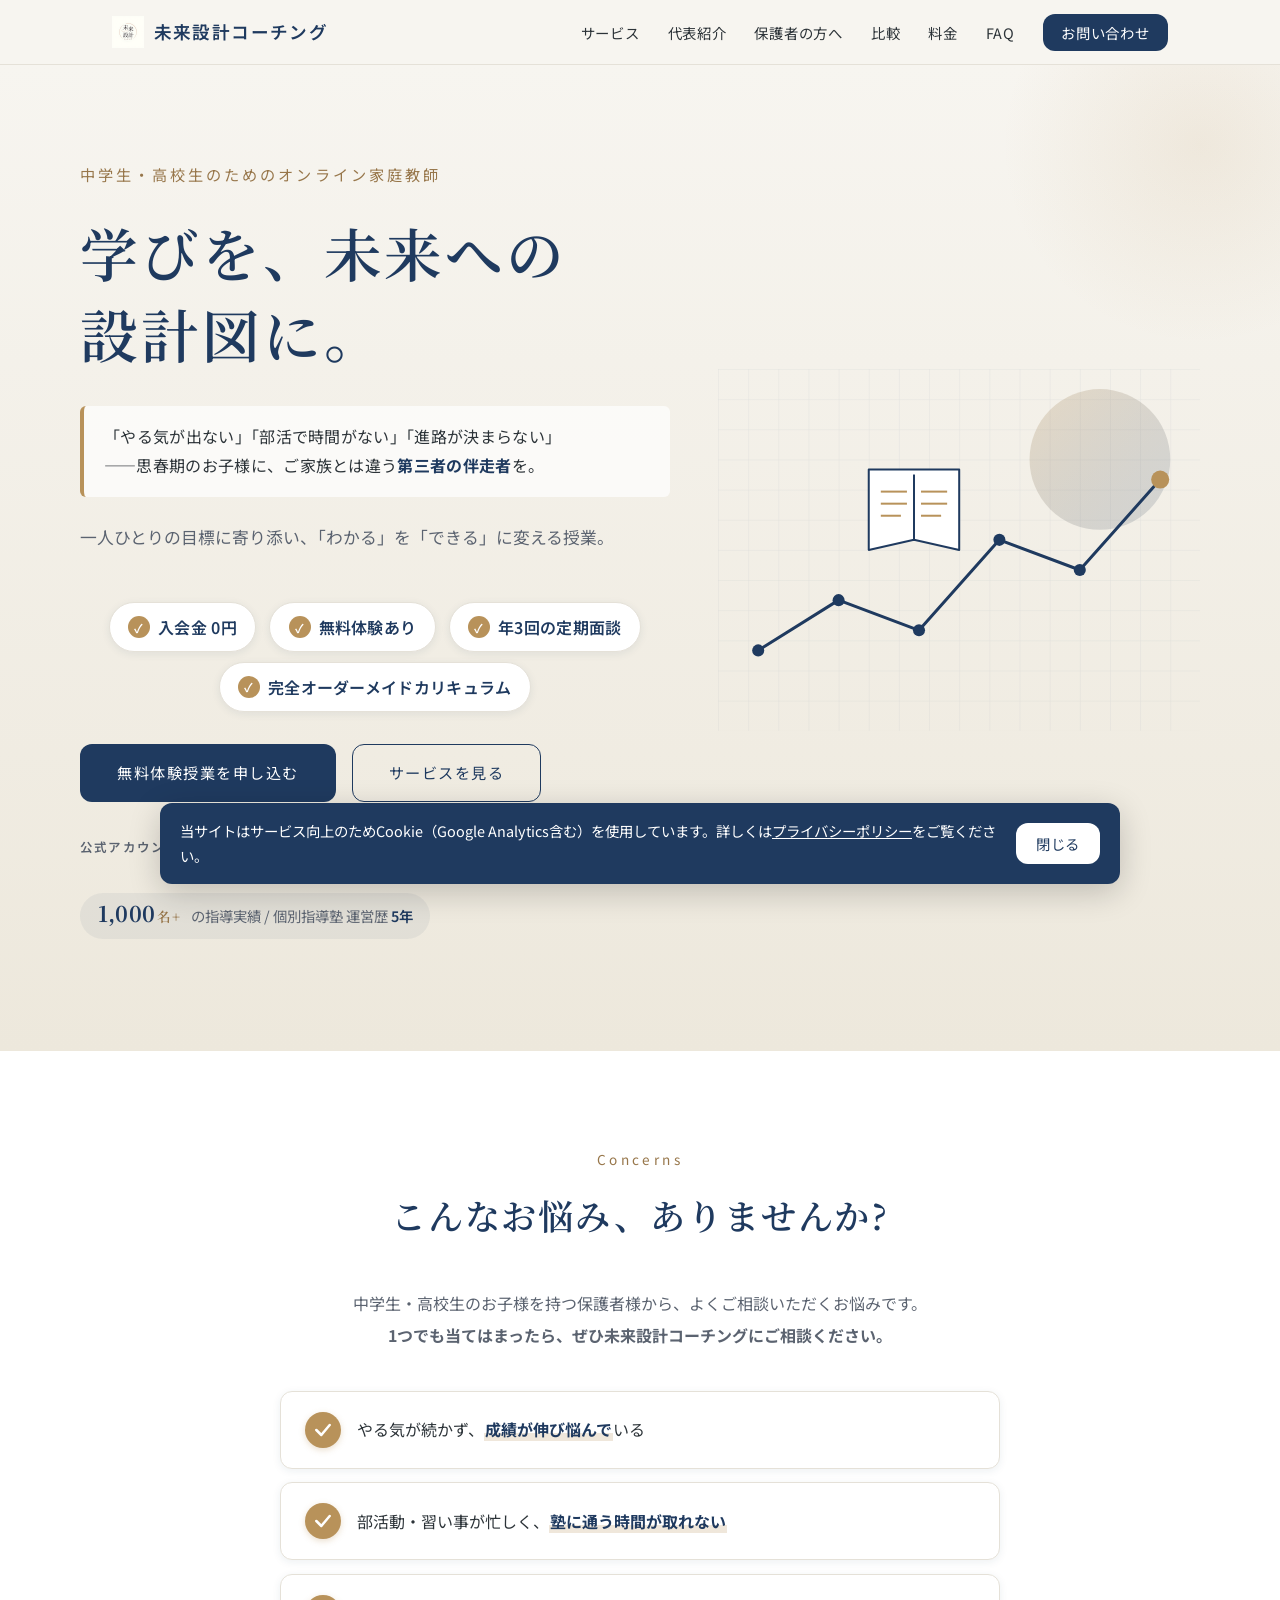
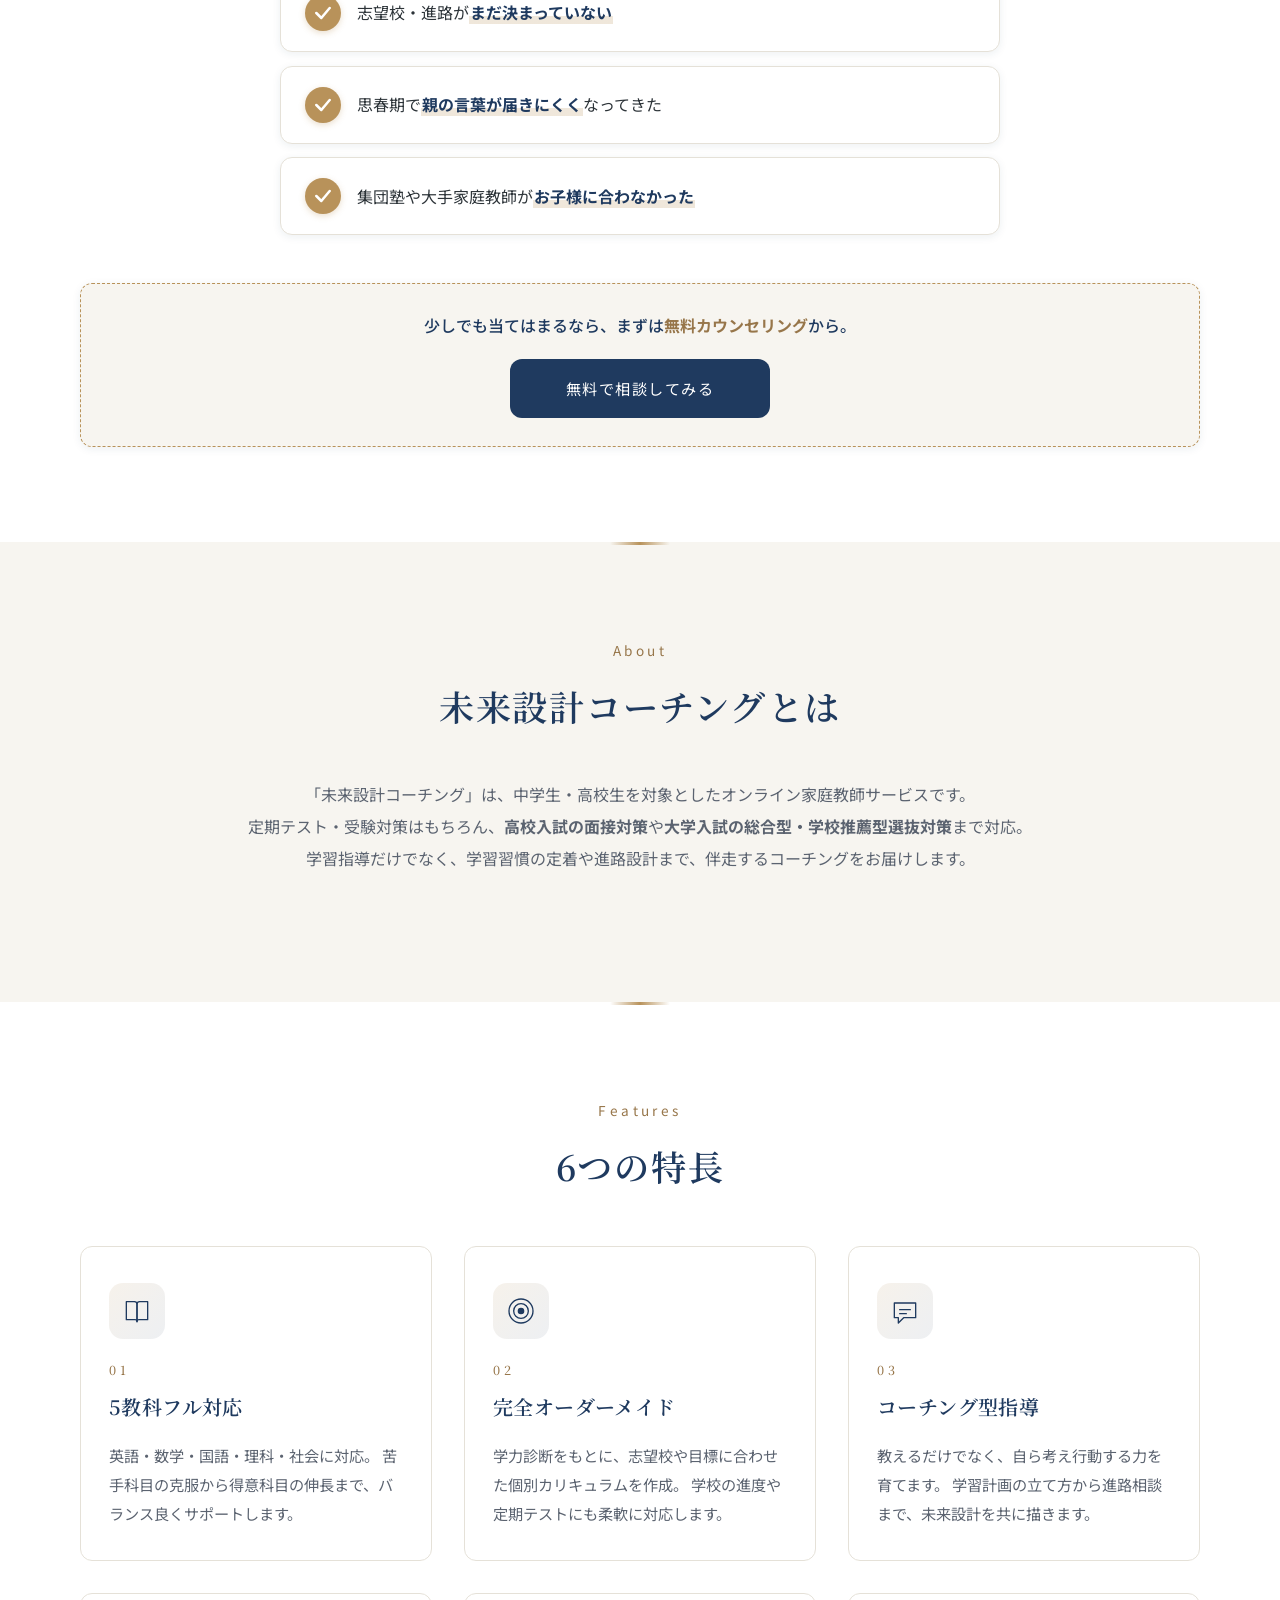
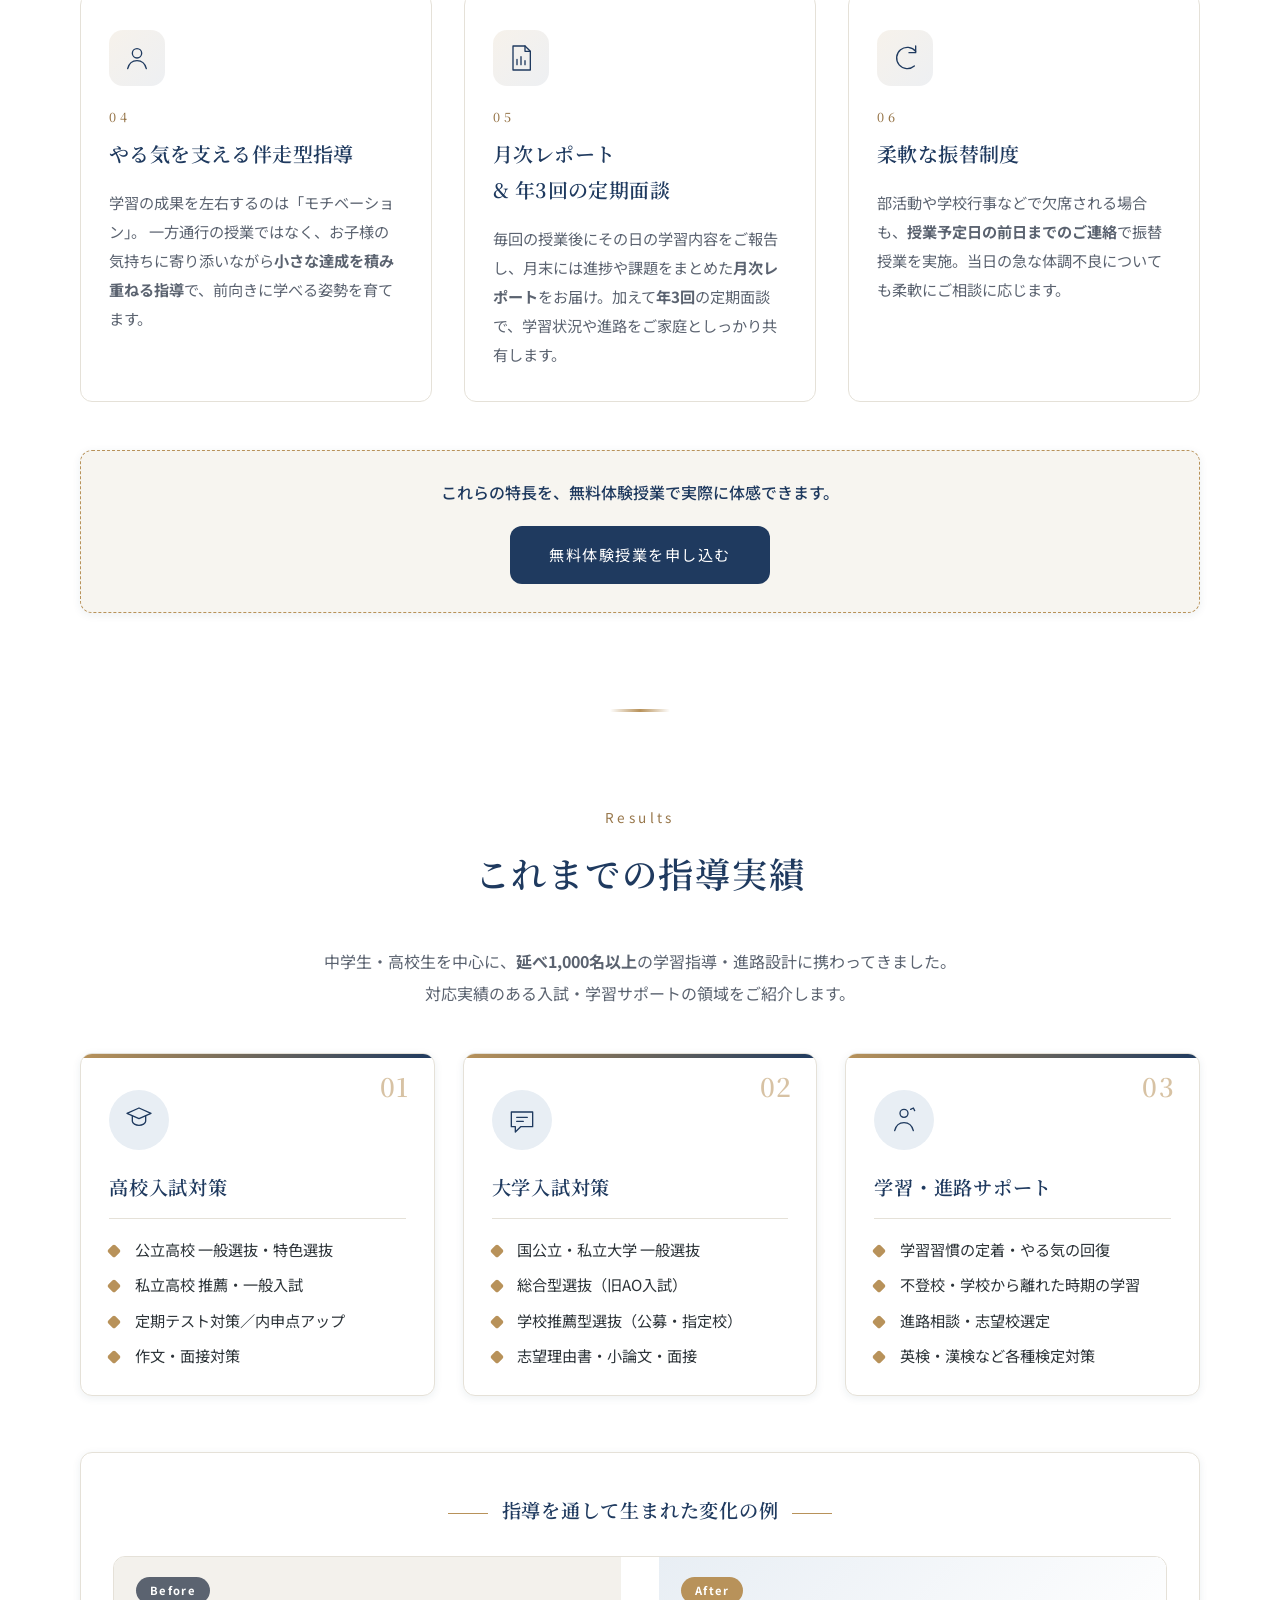
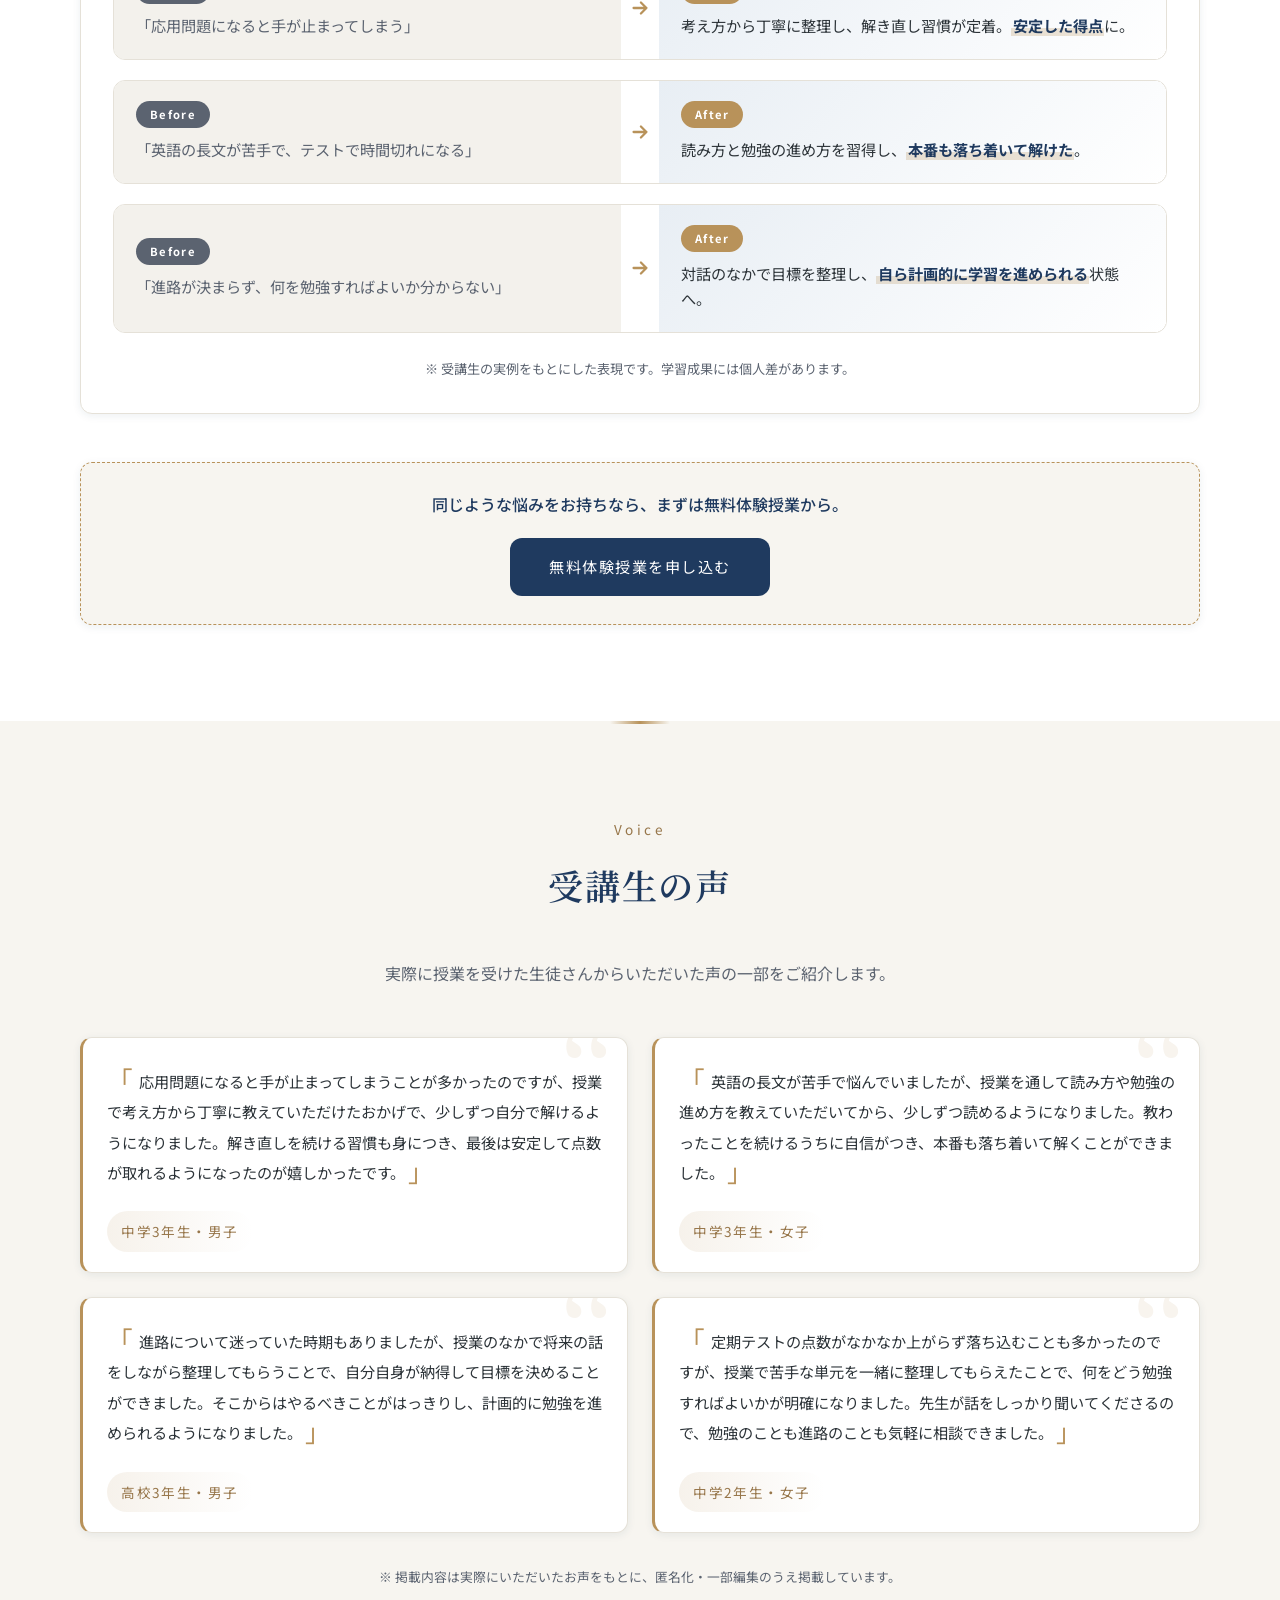
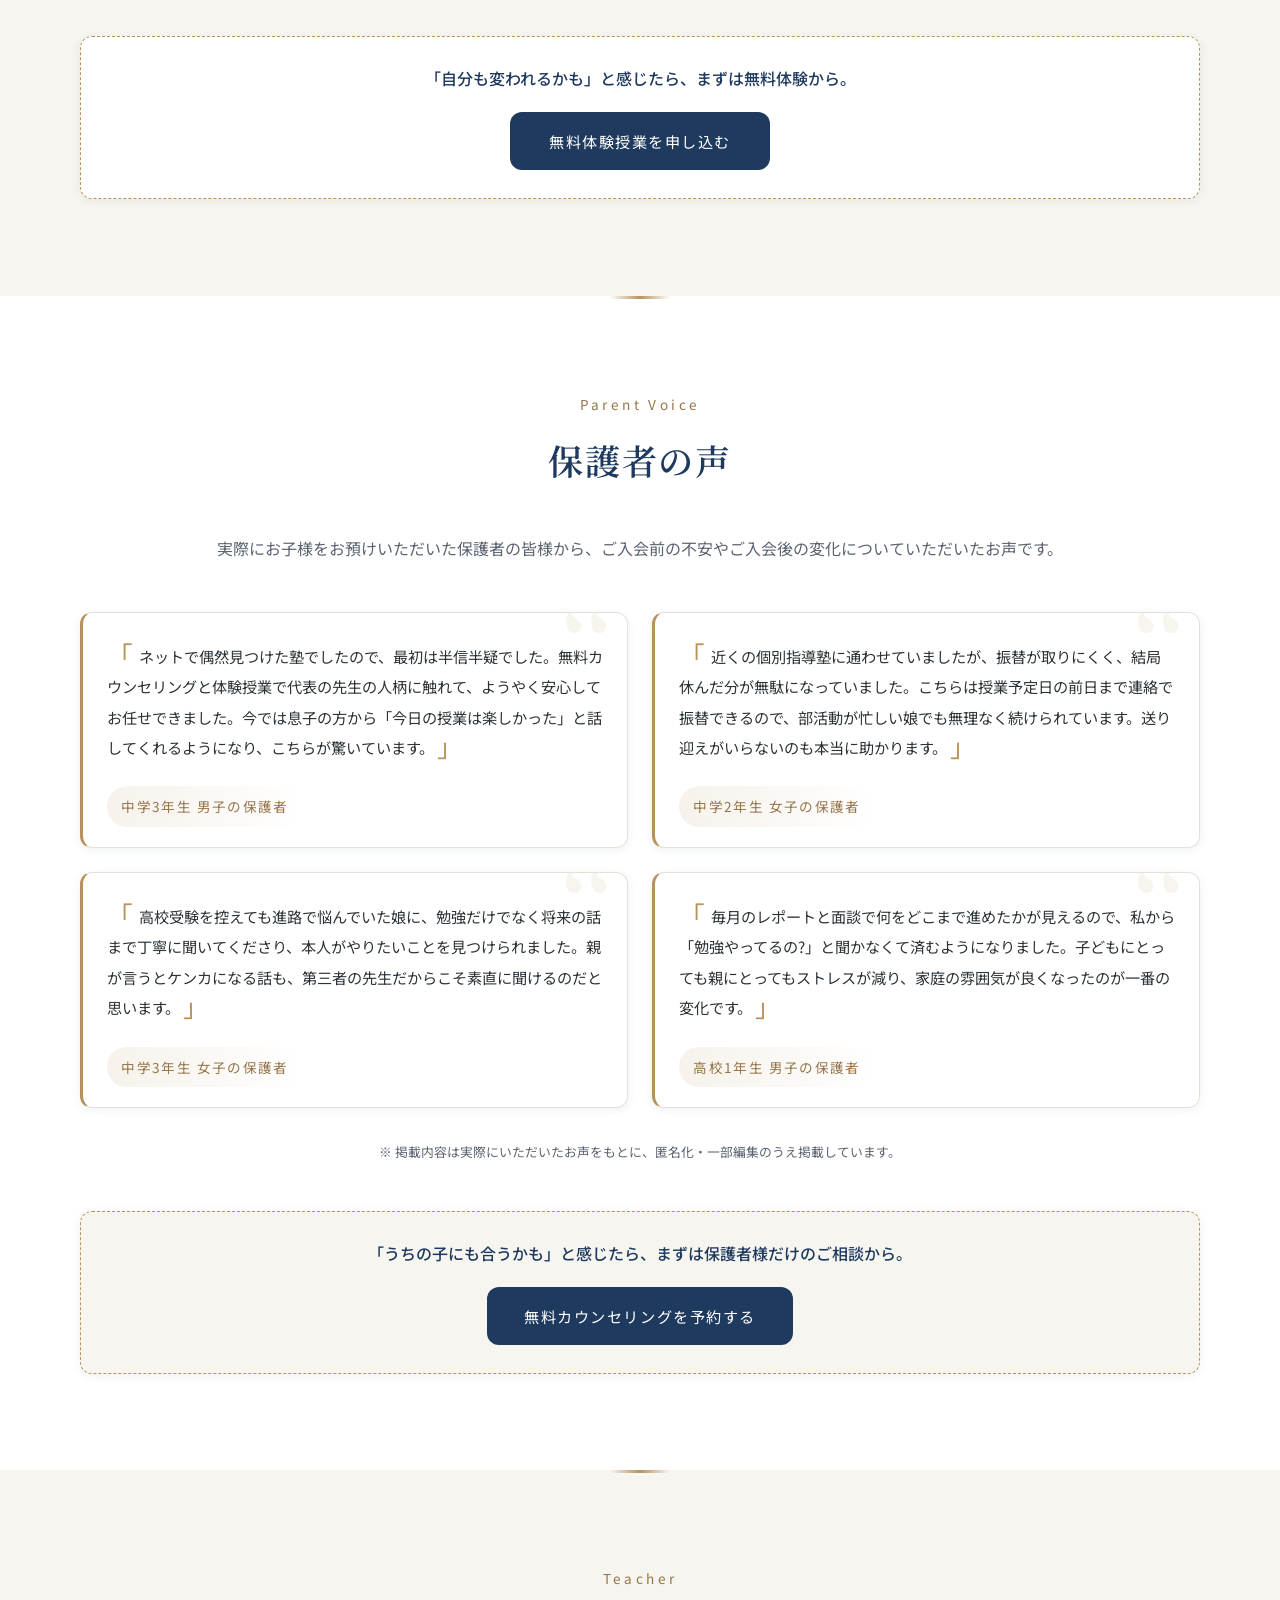
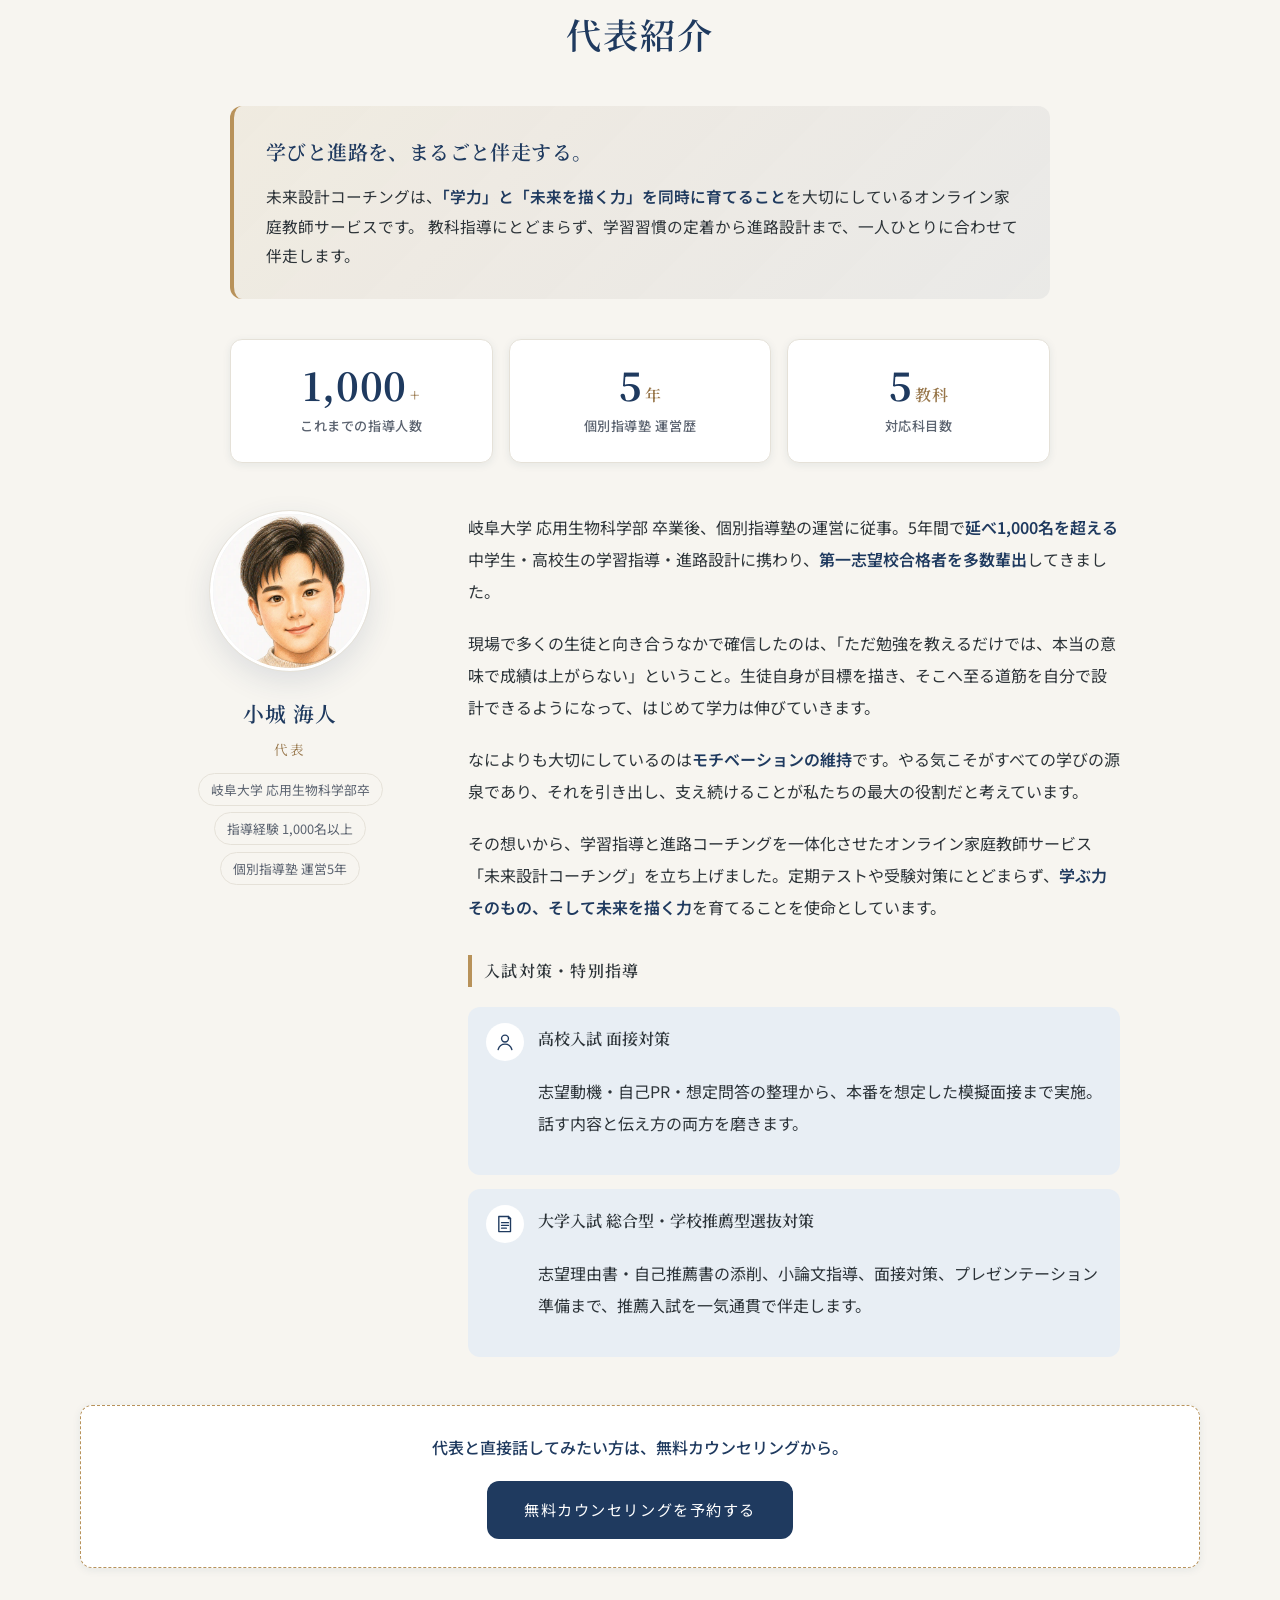
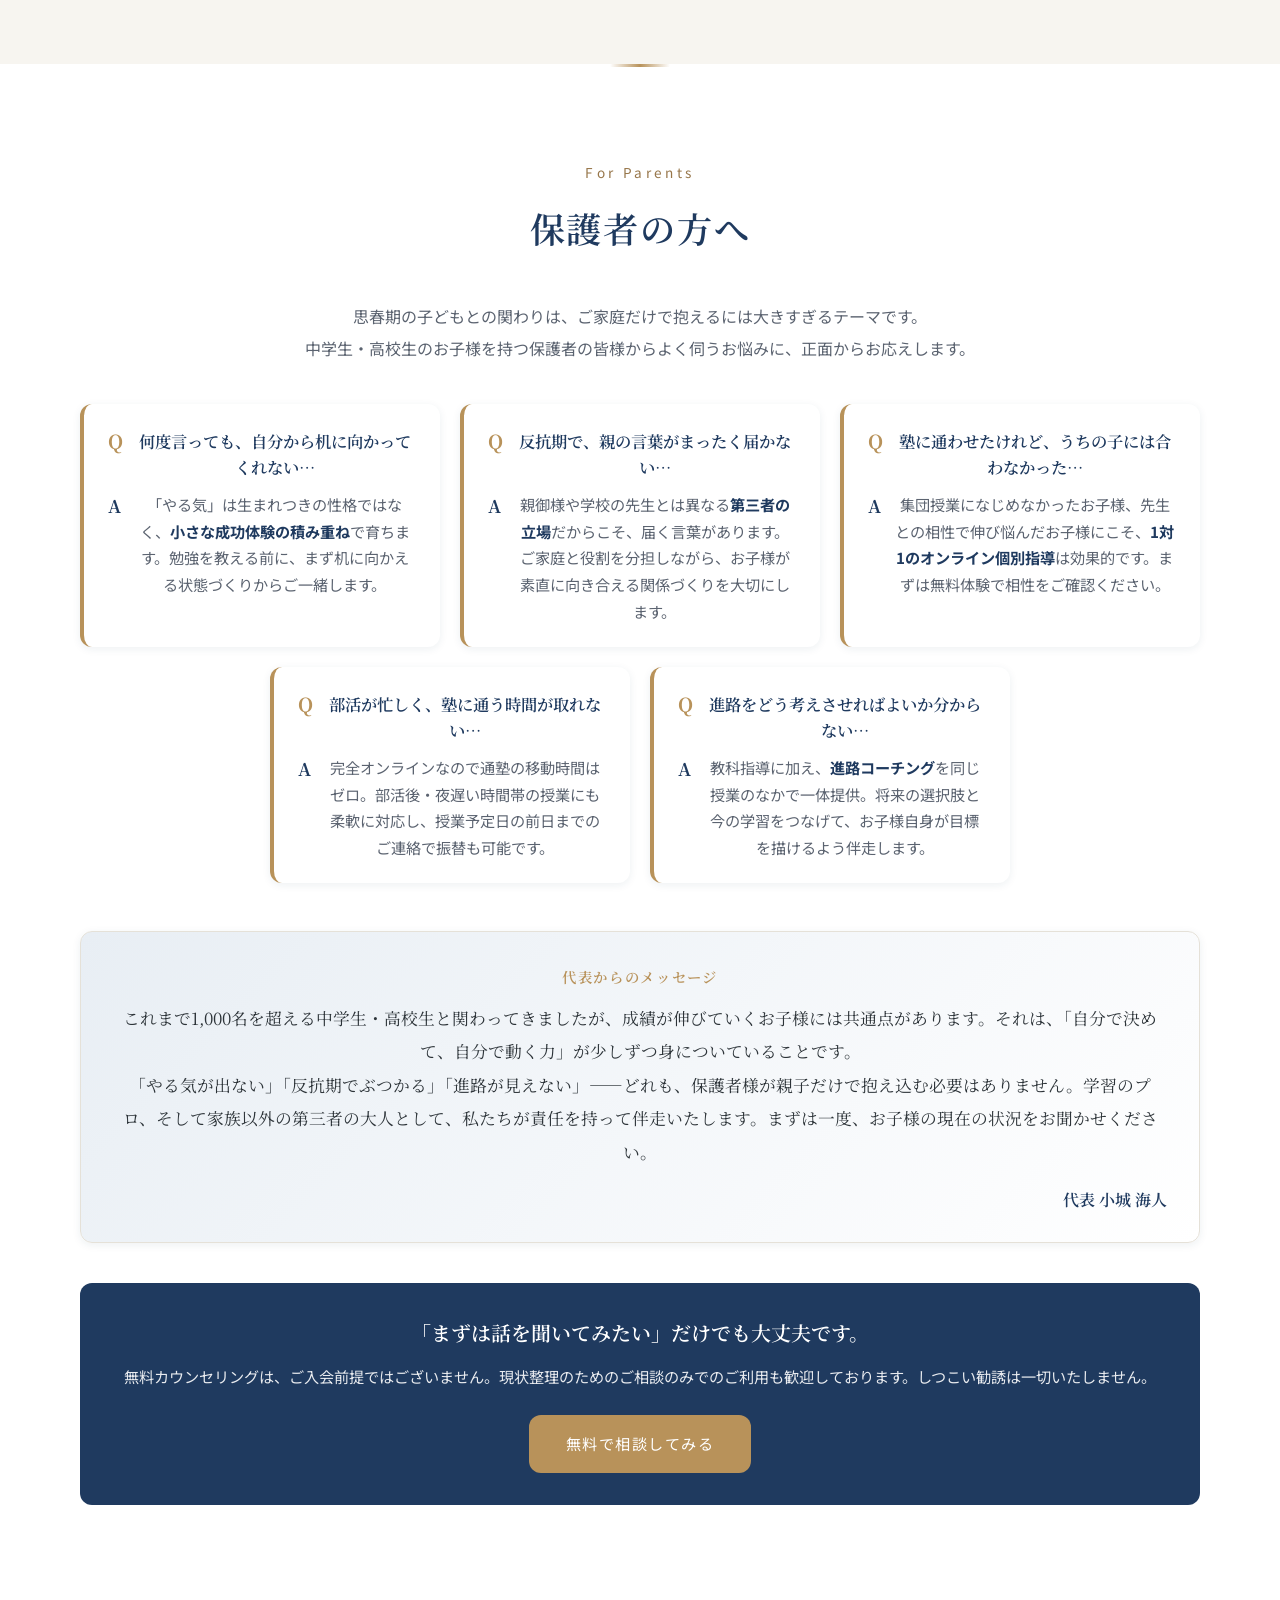
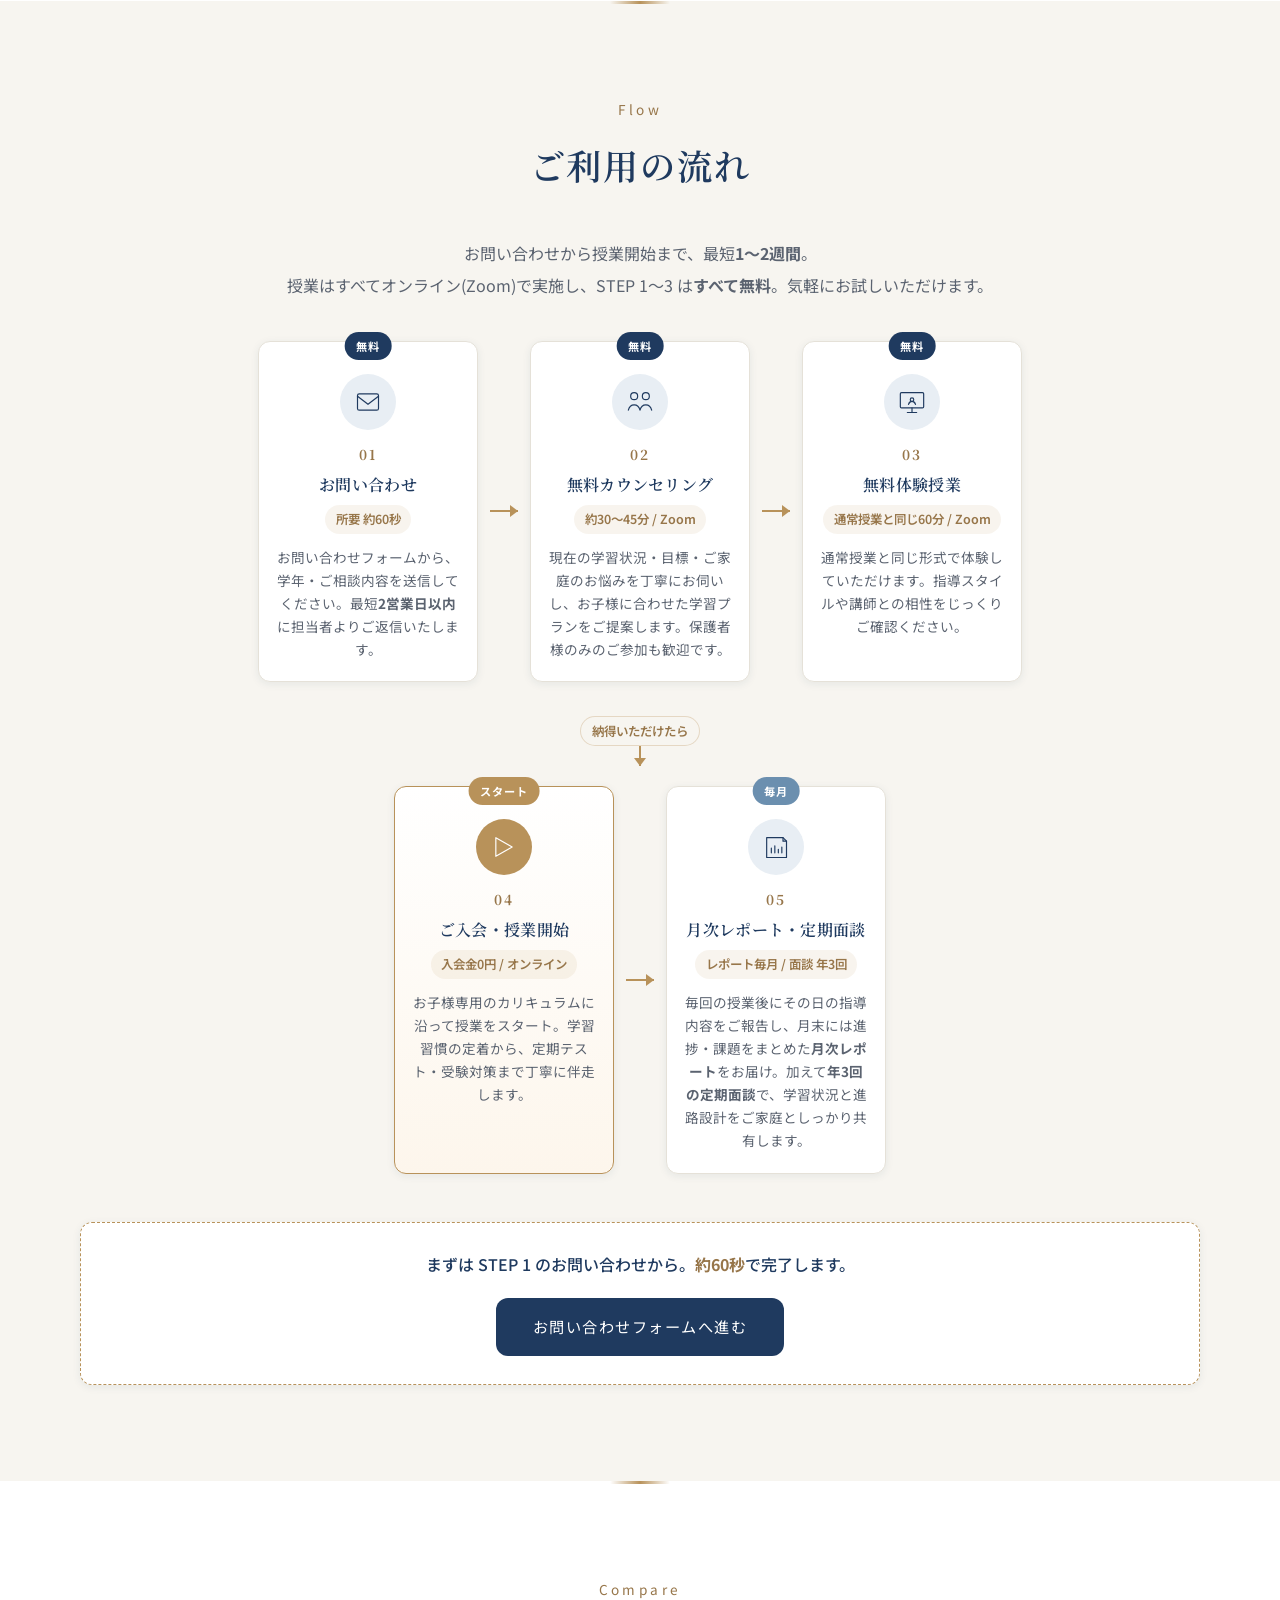
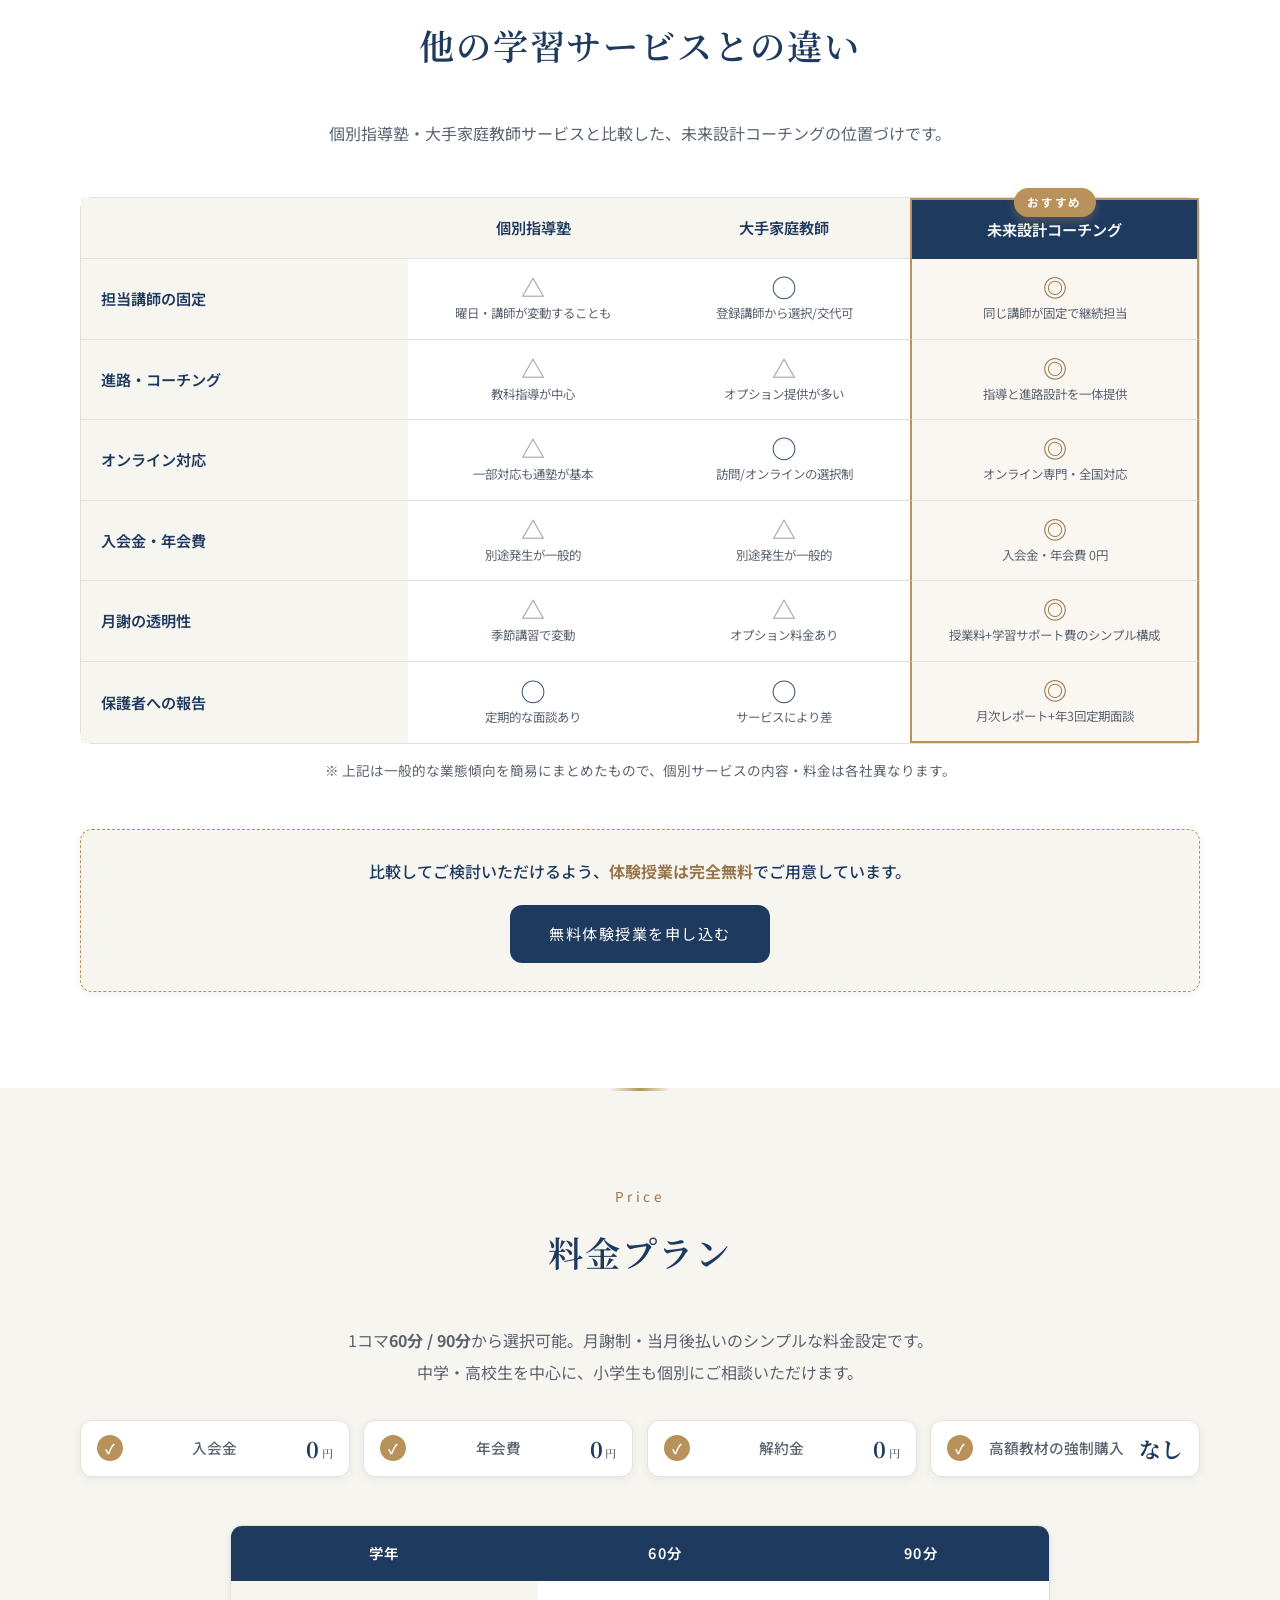
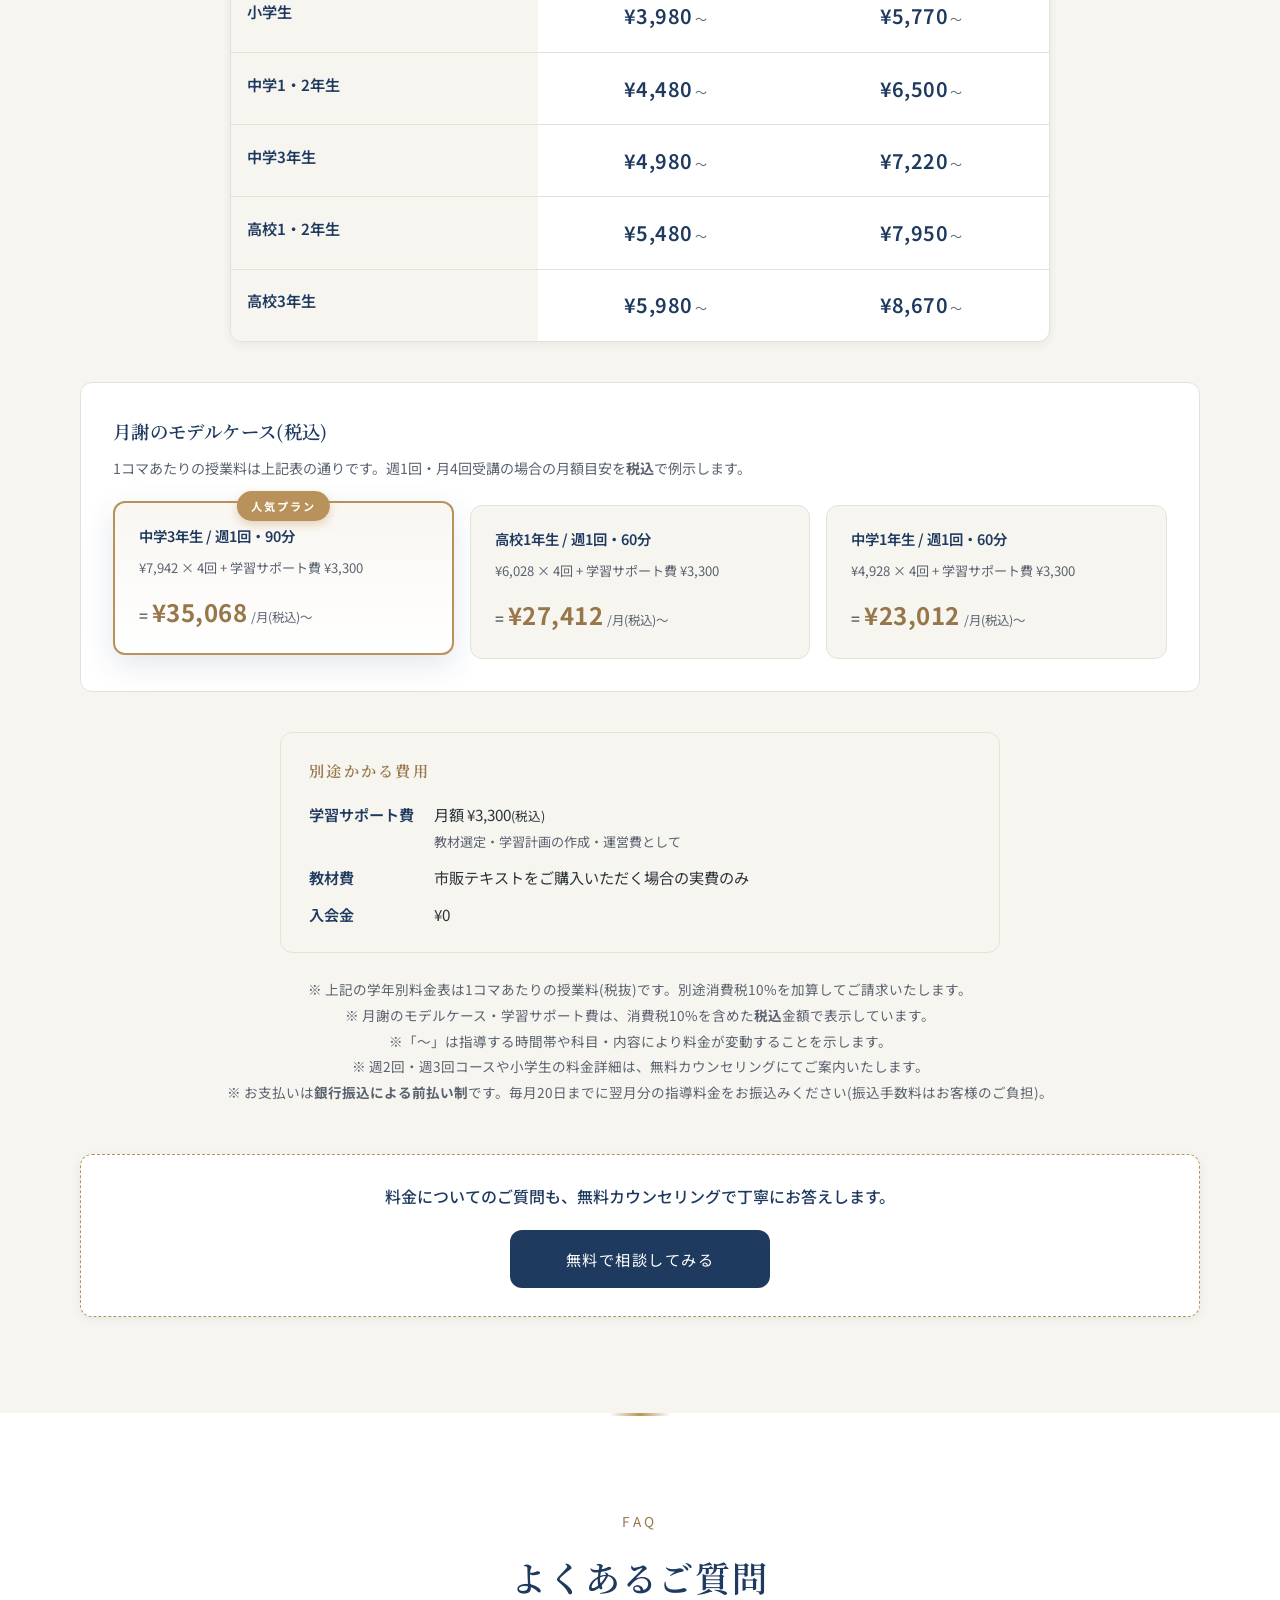
<file: index.html>
<!DOCTYPE html>
<html lang="ja">
<head>
  <meta charset="UTF-8">
  <meta name="viewport" content="width=device-width, initial-scale=1.0">
  <title>未来設計コーチング | 中学生・高校生のためのオンライン家庭教師</title>
  <meta name="description" content="中学生・高校生のためのオンライン家庭教師「未来設計コーチング」。英数国理社に対応し、一人ひとりに合わせた学習プランと進路コーチングで、志望校合格と未来設計をサポートします。">
  <meta name="theme-color" content="#1f3a5f">

  <link rel="canonical" href="https://goodgrief355-lgtm.github.io/kaitokojo324/">
  <link rel="icon" href="images/logo.png" type="image/png">
  <link rel="apple-touch-icon" href="images/logo.png">

  <meta property="og:type" content="website">
  <meta property="og:url" content="https://goodgrief355-lgtm.github.io/kaitokojo324/">
  <meta property="og:title" content="未来設計コーチング | 中学生・高校生のためのオンライン家庭教師">
  <meta property="og:description" content="学びを、未来への設計図に。英数国理社に対応、進路設計まで伴走するオンライン家庭教師。">
  <meta property="og:image" content="https://goodgrief355-lgtm.github.io/kaitokojo324/og-image.png">
  <meta property="og:image:type" content="image/png">
  <meta property="og:image:width" content="1200">
  <meta property="og:image:height" content="630">
  <meta property="og:site_name" content="未来設計コーチング">
  <meta property="og:locale" content="ja_JP">

  <meta name="twitter:card" content="summary_large_image">
  <meta name="twitter:title" content="未来設計コーチング | 中学生・高校生のためのオンライン家庭教師">
  <meta name="twitter:description" content="学びを、未来への設計図に。英数国理社に対応、進路設計まで伴走するオンライン家庭教師。">
  <meta name="twitter:image" content="https://goodgrief355-lgtm.github.io/kaitokojo324/og-image.png">

  <script type="application/ld+json">
  {
    "@context": "https://schema.org",
    "@type": "EducationalOrganization",
    "name": "未来設計コーチング",
    "alternateName": "MIRAI SEKKEI COACHING",
    "url": "https://goodgrief355-lgtm.github.io/kaitokojo324/",
    "logo": "https://online-miraiplan.github.io/mirai-coaching/images/logo.png",
    "image": "https://goodgrief355-lgtm.github.io/kaitokojo324/og-image.png",
    "description": "中学生・高校生のためのオンライン家庭教師。英数国理社に対応し、学習指導と進路コーチングを提供します。",
    "founder": {
      "@type": "Person",
      "name": "小城 海人"
    },
    "areaServed": "JP",
    "serviceType": "オンライン家庭教師",
    "audience": {
      "@type": "EducationalAudience",
      "educationalRole": "student"
    }
  }
  </script>

  <link rel="preconnect" href="https://fonts.googleapis.com">
  <link rel="preconnect" href="https://fonts.gstatic.com" crossorigin>
  <link rel="stylesheet" href="https://fonts.googleapis.com/css2?family=Noto+Sans+JP:wght@400;500;600;700&family=Noto+Serif+JP:wght@500;600;700&display=swap">
  <link rel="stylesheet" href="style.css">

  <script async src="https://www.googletagmanager.com/gtag/js?id=G-MP6NMWTLZE"></script>
  <script>
    window.dataLayer = window.dataLayer || [];
    function gtag(){dataLayer.push(arguments);}
    gtag('js', new Date());
    gtag('config', 'G-MP6NMWTLZE');
  </script>
</head>
<body>
  <a href="#main" class="skip-link">本文へスキップ</a>

  <header class="header">
    <div class="nav">
      <a href="./" class="nav__logo" aria-label="未来設計コーチング トップへ">
        <img src="images/logo.png" alt="" width="32" height="32" class="nav__logo-img">
        <span>未来設計コーチング</span>
      </a>
      <button
        class="nav__toggle"
        type="button"
        aria-expanded="false"
        aria-controls="nav-menu"
        aria-label="メニューを開く"
      >
        <span class="nav__toggle-bar"></span>
        <span class="nav__toggle-bar"></span>
        <span class="nav__toggle-bar"></span>
      </button>
      <ul class="nav__menu" id="nav-menu">
        <li><a href="#about">サービス</a></li>
        <li class="nav__menu-secondary"><a href="#features">特長</a></li>
        <li class="nav__menu-secondary"><a href="#results">実績</a></li>
        <li class="nav__menu-secondary"><a href="#voice">受講生の声</a></li>
        <li class="nav__menu-secondary"><a href="#parent-voice">保護者の声</a></li>
        <li><a href="#teacher">代表紹介</a></li>
        <li><a href="#parents">保護者の方へ</a></li>
        <li class="nav__menu-secondary"><a href="#flow">ご利用の流れ</a></li>
        <li><a href="#compare">比較</a></li>
        <li><a href="#price">料金</a></li>
        <li><a href="#faq">FAQ</a></li>
        <li class="nav__menu-secondary"><a href="blog/">コラム</a></li>
        <li><a href="contact.html" class="nav__cta">お問い合わせ</a></li>
      </ul>
    </div>
  </header>

  <main id="main">
    <section class="hero">
      <div class="hero__inner">
        <div class="hero__body">
          <p class="hero__lead">中学生・高校生のためのオンライン家庭教師</p>
          <h1 class="hero__title">学びを、未来への<br>設計図に。</h1>
          <p class="hero__concerns">
            「やる気が出ない」「部活で時間がない」「進路が決まらない」<br>
            ——思春期のお子様に、ご家族とは違う<strong>第三者の伴走者</strong>を。
          </p>
          <p class="hero__desc">
            一人ひとりの目標に寄り添い、「わかる」を「できる」に変える授業。
          </p>
          <ul class="hero__badges" aria-label="サービスの特長">
            <li><span class="hero__badge-check" aria-hidden="true">✓</span>入会金 0円</li>
            <li><span class="hero__badge-check" aria-hidden="true">✓</span>無料体験あり</li>
            <li><span class="hero__badge-check" aria-hidden="true">✓</span>年3回の定期面談</li>
            <li><span class="hero__badge-check" aria-hidden="true">✓</span>完全オーダーメイドカリキュラム</li>
          </ul>
          <div class="hero__actions">
            <a href="contact.html" class="btn btn--primary">無料体験授業を申し込む</a>
            <a href="#about" class="btn btn--ghost">サービスを見る</a>
          </div>
          <div class="hero__sns" aria-label="公式SNS">
            <span class="hero__sns-label">公式アカウント</span>
            <a href="https://lin.ee/wqc53iI" class="hero__sns-link hero__sns-link--line" target="_blank" rel="noopener" aria-label="公式LINE">
              <svg viewBox="0 0 24 24" aria-hidden="true" focusable="false">
                <path fill="currentColor" d="M12 3C6.5 3 2 6.6 2 11c0 2.6 1.5 4.9 3.9 6.4-.2.7-.8 2.6-.9 3-.1.5.2.5.4.4.2-.1 2.6-1.8 3.6-2.5.9.1 1.9.2 3 .2 5.5 0 10-3.6 10-8S17.5 3 12 3zm-4.6 6.5h1v4h2v1H7.4v-5zm4.4 0h1v5h-1v-5zm2.1 0h1l2.1 3v-3h1v5h-1l-2.1-3v3h-1v-5zm4.3 0h3v1H19v1h1.2v1H19v1h1.2v1h-3v-5z"/>
              </svg>
              <span class="hero__sns-text">LINE</span>
            </a>
            <a href="https://www.instagram.com/online.miraiplan" class="hero__sns-link hero__sns-link--ig" target="_blank" rel="noopener" aria-label="Instagram">
              <svg viewBox="0 0 24 24" aria-hidden="true" focusable="false">
                <path fill="currentColor" d="M12 2.2c3.2 0 3.6 0 4.8.1 1.2.1 1.8.2 2.2.4.6.2 1 .5 1.4 1 .5.4.7.8 1 1.4.2.4.4 1 .4 2.2.1 1.3.1 1.6.1 4.8s0 3.6-.1 4.8c-.1 1.2-.2 1.8-.4 2.2-.2.6-.5 1-1 1.4-.4.5-.8.7-1.4 1-.4.2-1 .4-2.2.4-1.3.1-1.6.1-4.8.1s-3.6 0-4.8-.1c-1.2-.1-1.8-.2-2.2-.4-.6-.2-1-.5-1.4-1-.5-.4-.7-.8-1-1.4-.2-.4-.4-1-.4-2.2C2.2 15.6 2.2 15.3 2.2 12s0-3.6.1-4.8c.1-1.2.2-1.8.4-2.2.2-.6.5-1 1-1.4.4-.5.8-.7 1.4-1 .4-.2 1-.4 2.2-.4C8.4 2.2 8.8 2.2 12 2.2M12 0C8.7 0 8.3 0 7.1.1 5.8.1 5 .3 4.2.6c-.8.3-1.5.7-2.2 1.4C1.3 2.7.9 3.4.6 4.2c-.3.8-.5 1.6-.6 2.9C0 8.3 0 8.7 0 12s0 3.7.1 4.9c.1 1.3.3 2.1.6 2.9.3.8.7 1.5 1.4 2.2.7.7 1.4 1.1 2.2 1.4.8.3 1.6.5 2.9.6C8.3 24 8.7 24 12 24s3.7 0 4.9-.1c1.3-.1 2.1-.3 2.9-.6.8-.3 1.5-.7 2.2-1.4.7-.7 1.1-1.4 1.4-2.2.3-.8.5-1.6.6-2.9.1-1.3.1-1.7.1-4.9s0-3.7-.1-4.9c-.1-1.3-.3-2.1-.6-2.9-.3-.8-.7-1.5-1.4-2.2-.7-.7-1.4-1.1-2.2-1.4-.8-.3-1.6-.5-2.9-.6C15.7 0 15.3 0 12 0zm0 5.8c-3.4 0-6.2 2.8-6.2 6.2s2.8 6.2 6.2 6.2 6.2-2.8 6.2-6.2S15.4 5.8 12 5.8zm0 10.2c-2.2 0-4-1.8-4-4s1.8-4 4-4 4 1.8 4 4-1.8 4-4 4zm6.4-11.8c-.8 0-1.5.7-1.5 1.5s.7 1.5 1.5 1.5 1.5-.7 1.5-1.5-.7-1.5-1.5-1.5z"/>
              </svg>
              <span class="hero__sns-text">Instagram</span>
            </a>
          </div>
          <p class="hero__trust">
            <span class="hero__trust-num">1,000<small>名+</small></span>
            <span class="hero__trust-label">の指導実績 / 個別指導塾 運営歴 <strong>5年</strong></span>
          </p>
        </div>
        <div class="hero__visual" aria-hidden="true">
          <svg class="hero__svg" viewBox="0 0 480 360" xmlns="http://www.w3.org/2000/svg" role="img">
            <defs>
              <linearGradient id="heroGrad" x1="0" x2="1" y1="0" y2="1">
                <stop offset="0%" stop-color="#b8925a" stop-opacity="0.25"/>
                <stop offset="100%" stop-color="#1f3a5f" stop-opacity="0.15"/>
              </linearGradient>
              <pattern id="heroGrid" x="0" y="0" width="30" height="30" patternUnits="userSpaceOnUse">
                <path d="M 30 0 L 0 0 0 30" fill="none" stroke="#1f3a5f" stroke-opacity="0.08" stroke-width="1"/>
              </pattern>
            </defs>
            <rect x="0" y="0" width="480" height="360" fill="url(#heroGrid)"/>
            <circle cx="380" cy="90" r="70" fill="url(#heroGrad)"/>
            <polyline points="40,280 120,230 200,260 280,170 360,200 440,110" fill="none" stroke="#1f3a5f" stroke-width="3" stroke-linecap="round" stroke-linejoin="round"/>
            <circle cx="40" cy="280" r="6" fill="#1f3a5f"/>
            <circle cx="120" cy="230" r="6" fill="#1f3a5f"/>
            <circle cx="200" cy="260" r="6" fill="#1f3a5f"/>
            <circle cx="280" cy="170" r="6" fill="#1f3a5f"/>
            <circle cx="360" cy="200" r="6" fill="#1f3a5f"/>
            <circle cx="440" cy="110" r="9" fill="#b8925a"/>
            <g transform="translate(150 100)">
              <path d="M 0 0 L 90 0 L 90 80 L 45 70 L 0 80 Z" fill="#ffffff" stroke="#1f3a5f" stroke-width="2" stroke-linejoin="round"/>
              <line x1="45" y1="5" x2="45" y2="70" stroke="#1f3a5f" stroke-width="2"/>
              <line x1="12" y1="22" x2="38" y2="22" stroke="#b8925a" stroke-width="2"/>
              <line x1="12" y1="34" x2="38" y2="34" stroke="#b8925a" stroke-width="2"/>
              <line x1="12" y1="46" x2="32" y2="46" stroke="#b8925a" stroke-width="2"/>
              <line x1="52" y1="22" x2="78" y2="22" stroke="#b8925a" stroke-width="2"/>
              <line x1="52" y1="34" x2="78" y2="34" stroke="#b8925a" stroke-width="2"/>
              <line x1="52" y1="46" x2="72" y2="46" stroke="#b8925a" stroke-width="2"/>
            </g>
          </svg>
        </div>
      </div>
    </section>

    <section id="concerns" class="section section--alt">
      <div class="section__inner" data-reveal>
        <p class="section__eyebrow">Concerns</p>
        <h2 class="section__title">こんなお悩み、ありませんか?</h2>
        <p class="section__text">
          中学生・高校生のお子様を持つ保護者様から、よくご相談いただくお悩みです。<br>
          <strong>1つでも当てはまったら、ぜひ未来設計コーチングにご相談ください。</strong>
        </p>
        <ul class="concerns" role="list">
          <li class="concern">
            <span class="concern__check" aria-hidden="true">
              <svg viewBox="0 0 24 24" width="20" height="20" fill="none" stroke="currentColor" stroke-width="3" stroke-linecap="round" stroke-linejoin="round">
                <polyline points="4,12 10,18 20,6"/>
              </svg>
            </span>
            <span class="concern__text">やる気が続かず、<strong>成績が伸び悩んで</strong>いる</span>
          </li>
          <li class="concern">
            <span class="concern__check" aria-hidden="true">
              <svg viewBox="0 0 24 24" width="20" height="20" fill="none" stroke="currentColor" stroke-width="3" stroke-linecap="round" stroke-linejoin="round">
                <polyline points="4,12 10,18 20,6"/>
              </svg>
            </span>
            <span class="concern__text">部活動・習い事が忙しく、<strong>塾に通う時間が取れない</strong></span>
          </li>
          <li class="concern">
            <span class="concern__check" aria-hidden="true">
              <svg viewBox="0 0 24 24" width="20" height="20" fill="none" stroke="currentColor" stroke-width="3" stroke-linecap="round" stroke-linejoin="round">
                <polyline points="4,12 10,18 20,6"/>
              </svg>
            </span>
            <span class="concern__text">志望校・進路が<strong>まだ決まっていない</strong></span>
          </li>
          <li class="concern">
            <span class="concern__check" aria-hidden="true">
              <svg viewBox="0 0 24 24" width="20" height="20" fill="none" stroke="currentColor" stroke-width="3" stroke-linecap="round" stroke-linejoin="round">
                <polyline points="4,12 10,18 20,6"/>
              </svg>
            </span>
            <span class="concern__text">思春期で<strong>親の言葉が届きにくく</strong>なってきた</span>
          </li>
          <li class="concern">
            <span class="concern__check" aria-hidden="true">
              <svg viewBox="0 0 24 24" width="20" height="20" fill="none" stroke="currentColor" stroke-width="3" stroke-linecap="round" stroke-linejoin="round">
                <polyline points="4,12 10,18 20,6"/>
              </svg>
            </span>
            <span class="concern__text">集団塾や大手家庭教師が<strong>お子様に合わなかった</strong></span>
          </li>
        </ul>
        <div class="section-cta">
          <p class="section-cta__lead">少しでも当てはまるなら、まずは<strong>無料カウンセリング</strong>から。</p>
          <a href="contact.html" class="btn btn--primary">無料で相談してみる</a>
        </div>
      </div>
    </section>

    <section id="about" class="section">
      <div class="section__inner" data-reveal>
        <p class="section__eyebrow">About</p>
        <h2 class="section__title">未来設計コーチングとは</h2>
        <p class="section__text">
          「未来設計コーチング」は、中学生・高校生を対象としたオンライン家庭教師サービスです。<br>
          定期テスト・受験対策はもちろん、<strong>高校入試の面接対策</strong>や<strong>大学入試の総合型・学校推薦型選抜対策</strong>まで対応。<br>
          学習指導だけでなく、学習習慣の定着や進路設計まで、伴走するコーチングをお届けします。
        </p>
      </div>
    </section>

    <section id="features" class="section section--alt">
      <div class="section__inner" data-reveal>
        <p class="section__eyebrow">Features</p>
        <h2 class="section__title">6つの特長</h2>
        <div class="cards">
          <article class="card">
            <div class="card__icon" aria-hidden="true">
              <svg viewBox="0 0 48 48" width="32" height="32" fill="none" stroke="currentColor" stroke-width="2" stroke-linecap="round" stroke-linejoin="round">
                <path d="M8 10h12a4 4 0 014 4v26a3 3 0 00-3-3H8V10z"/>
                <path d="M40 10H28a4 4 0 00-4 4v26a3 3 0 013-3h13V10z"/>
              </svg>
            </div>
            <div class="card__num">01</div>
            <h3 class="card__title">5教科フル対応</h3>
            <p class="card__text">
              英語・数学・国語・理科・社会に対応。
              苦手科目の克服から得意科目の伸長まで、バランス良くサポートします。
            </p>
          </article>
          <article class="card">
            <div class="card__icon" aria-hidden="true">
              <svg viewBox="0 0 48 48" width="32" height="32" fill="none" stroke="currentColor" stroke-width="2" stroke-linecap="round" stroke-linejoin="round">
                <circle cx="24" cy="24" r="18"/>
                <circle cx="24" cy="24" r="11"/>
                <circle cx="24" cy="24" r="4" fill="currentColor"/>
              </svg>
            </div>
            <div class="card__num">02</div>
            <h3 class="card__title">完全オーダーメイド</h3>
            <p class="card__text">
              学力診断をもとに、志望校や目標に合わせた個別カリキュラムを作成。
              学校の進度や定期テストにも柔軟に対応します。
            </p>
          </article>
          <article class="card">
            <div class="card__icon" aria-hidden="true">
              <svg viewBox="0 0 48 48" width="32" height="32" fill="none" stroke="currentColor" stroke-width="2" stroke-linecap="round" stroke-linejoin="round">
                <path d="M8 12h32v22H22l-8 8v-8H8z"/>
                <path d="M16 22h16M16 28h10"/>
              </svg>
            </div>
            <div class="card__num">03</div>
            <h3 class="card__title">コーチング型指導</h3>
            <p class="card__text">
              教えるだけでなく、自ら考え行動する力を育てます。
              学習計画の立て方から進路相談まで、未来設計を共に描きます。
            </p>
          </article>
          <article class="card">
            <div class="card__icon" aria-hidden="true">
              <svg viewBox="0 0 48 48" width="32" height="32" fill="none" stroke="currentColor" stroke-width="2" stroke-linecap="round" stroke-linejoin="round">
                <circle cx="24" cy="17" r="7"/>
                <path d="M10 40c2-8 8-12 14-12s12 4 14 12"/>
              </svg>
            </div>
            <div class="card__num">04</div>
            <h3 class="card__title">やる気を支える伴走型指導</h3>
            <p class="card__text">
              学習の成果を左右するのは「モチベーション」。
              一方通行の授業ではなく、お子様の気持ちに寄り添いながら<strong>小さな達成を積み重ねる指導</strong>で、前向きに学べる姿勢を育てます。
            </p>
          </article>
          <article class="card">
            <div class="card__icon" aria-hidden="true">
              <svg viewBox="0 0 48 48" width="32" height="32" fill="none" stroke="currentColor" stroke-width="2" stroke-linecap="round" stroke-linejoin="round">
                <path d="M12 6h18l8 8v28H12z"/>
                <path d="M30 6v8h8"/>
                <path d="M18 26v8M24 22v12M30 28v6"/>
              </svg>
            </div>
            <div class="card__num">05</div>
            <h3 class="card__title">月次レポート<br>&amp; 年3回の定期面談</h3>
            <p class="card__text">
              毎回の授業後にその日の学習内容をご報告し、月末には進捗や課題をまとめた<strong>月次レポート</strong>をお届け。加えて<strong>年3回</strong>の定期面談で、学習状況や進路をご家庭としっかり共有します。
            </p>
          </article>
          <article class="card">
            <div class="card__icon" aria-hidden="true">
              <svg viewBox="0 0 48 48" width="32" height="32" fill="none" stroke="currentColor" stroke-width="2" stroke-linecap="round" stroke-linejoin="round">
                <path d="M40 14a16 16 0 10-2 22"/>
                <path d="M40 6v10h-10"/>
              </svg>
            </div>
            <div class="card__num">06</div>
            <h3 class="card__title">柔軟な振替制度</h3>
            <p class="card__text">
              部活動や学校行事などで欠席される場合も、<strong>授業予定日の前日までのご連絡</strong>で振替授業を実施。当日の急な体調不良についても柔軟にご相談に応じます。
            </p>
          </article>
        </div>
        <div class="section-cta">
          <p class="section-cta__lead">これらの特長を、無料体験授業で実際に体感できます。</p>
          <a href="contact.html" class="btn btn--primary">無料体験授業を申し込む</a>
        </div>
      </div>
    </section>

    <section id="results" class="section section--alt">
      <div class="section__inner" data-reveal>
        <p class="section__eyebrow">Results</p>
        <h2 class="section__title">これまでの指導実績</h2>
        <p class="section__text">
          中学生・高校生を中心に、<strong>延べ1,000名以上</strong>の学習指導・進路設計に携わってきました。<br>
          対応実績のある入試・学習サポートの領域をご紹介します。
        </p>
        <div class="results">
          <article class="results__card">
            <span class="results__card-num" aria-hidden="true">01</span>
            <div class="results__icon" aria-hidden="true">
              <svg viewBox="0 0 48 48" width="32" height="32" fill="none" stroke="currentColor" stroke-width="2" stroke-linecap="round" stroke-linejoin="round">
                <path d="M24 6l18 8-18 8L6 14l18-8z"/>
                <path d="M14 18v8c0 3 5 6 10 6s10-3 10-6v-8"/>
              </svg>
            </div>
            <h3 class="results__title">高校入試対策</h3>
            <ul class="results__list">
              <li>公立高校 一般選抜・特色選抜</li>
              <li>私立高校 推薦・一般入試</li>
              <li>定期テスト対策／内申点アップ</li>
              <li>作文・面接対策</li>
            </ul>
          </article>
          <article class="results__card">
            <span class="results__card-num" aria-hidden="true">02</span>
            <div class="results__icon" aria-hidden="true">
              <svg viewBox="0 0 48 48" width="32" height="32" fill="none" stroke="currentColor" stroke-width="2" stroke-linecap="round" stroke-linejoin="round">
                <path d="M8 12h32v22H22l-8 8v-8H8z"/>
                <path d="M16 20h16M16 26h10"/>
              </svg>
            </div>
            <h3 class="results__title">大学入試対策</h3>
            <ul class="results__list">
              <li>国公立・私立大学 一般選抜</li>
              <li>総合型選抜（旧AO入試）</li>
              <li>学校推薦型選抜（公募・指定校）</li>
              <li>志望理由書・小論文・面接</li>
            </ul>
          </article>
          <article class="results__card">
            <span class="results__card-num" aria-hidden="true">03</span>
            <div class="results__icon" aria-hidden="true">
              <svg viewBox="0 0 48 48" width="32" height="32" fill="none" stroke="currentColor" stroke-width="2" stroke-linecap="round" stroke-linejoin="round">
                <circle cx="24" cy="14" r="6"/>
                <path d="M10 40c2-8 7-12 14-12s12 4 14 12"/>
                <path d="M34 8l4-2 2 4"/>
              </svg>
            </div>
            <h3 class="results__title">学習・進路サポート</h3>
            <ul class="results__list">
              <li>学習習慣の定着・やる気の回復</li>
              <li>不登校・学校から離れた時期の学習</li>
              <li>進路相談・志望校選定</li>
              <li>英検・漢検など各種検定対策</li>
            </ul>
          </article>
        </div>
        <div class="results__outcomes">
          <p class="results__outcomes-title">指導を通して生まれた変化の例</p>
          <ul class="results__outcomes-list">
            <li class="outcome-case">
              <div class="outcome-case__side outcome-case__side--before">
                <span class="outcome-case__label">Before</span>
                <p class="outcome-case__text">「応用問題になると手が止まってしまう」</p>
              </div>
              <span class="outcome-case__arrow" aria-hidden="true">
                <svg viewBox="0 0 24 24" width="22" height="22" fill="none" stroke="currentColor" stroke-width="2.5" stroke-linecap="round" stroke-linejoin="round">
                  <path d="M5 12h14M13 6l6 6-6 6"/>
                </svg>
              </span>
              <div class="outcome-case__side outcome-case__side--after">
                <span class="outcome-case__label outcome-case__label--after">After</span>
                <p class="outcome-case__text">考え方から丁寧に整理し、解き直し習慣が定着。<strong>安定した得点</strong>に。</p>
              </div>
            </li>
            <li class="outcome-case">
              <div class="outcome-case__side outcome-case__side--before">
                <span class="outcome-case__label">Before</span>
                <p class="outcome-case__text">「英語の長文が苦手で、テストで時間切れになる」</p>
              </div>
              <span class="outcome-case__arrow" aria-hidden="true">
                <svg viewBox="0 0 24 24" width="22" height="22" fill="none" stroke="currentColor" stroke-width="2.5" stroke-linecap="round" stroke-linejoin="round">
                  <path d="M5 12h14M13 6l6 6-6 6"/>
                </svg>
              </span>
              <div class="outcome-case__side outcome-case__side--after">
                <span class="outcome-case__label outcome-case__label--after">After</span>
                <p class="outcome-case__text">読み方と勉強の進め方を習得し、<strong>本番も落ち着いて解けた</strong>。</p>
              </div>
            </li>
            <li class="outcome-case">
              <div class="outcome-case__side outcome-case__side--before">
                <span class="outcome-case__label">Before</span>
                <p class="outcome-case__text">「進路が決まらず、何を勉強すればよいか分からない」</p>
              </div>
              <span class="outcome-case__arrow" aria-hidden="true">
                <svg viewBox="0 0 24 24" width="22" height="22" fill="none" stroke="currentColor" stroke-width="2.5" stroke-linecap="round" stroke-linejoin="round">
                  <path d="M5 12h14M13 6l6 6-6 6"/>
                </svg>
              </span>
              <div class="outcome-case__side outcome-case__side--after">
                <span class="outcome-case__label outcome-case__label--after">After</span>
                <p class="outcome-case__text">対話のなかで目標を整理し、<strong>自ら計画的に学習を進められる</strong>状態へ。</p>
              </div>
            </li>
          </ul>
          <p class="results__note">※ 受講生の実例をもとにした表現です。学習成果には個人差があります。</p>
        </div>
        <div class="section-cta">
          <p class="section-cta__lead">同じような悩みをお持ちなら、まずは無料体験授業から。</p>
          <a href="contact.html" class="btn btn--primary">無料体験授業を申し込む</a>
        </div>
      </div>
    </section>

    <section id="voice" class="section">
      <div class="section__inner" data-reveal>
        <p class="section__eyebrow">Voice</p>
        <h2 class="section__title">受講生の声</h2>
        <p class="section__text">
          実際に授業を受けた生徒さんからいただいた声の一部をご紹介します。
        </p>
        <div class="voices">
          <figure class="voice">
            <blockquote class="voice__text">
              応用問題になると手が止まってしまうことが多かったのですが、授業で考え方から丁寧に教えていただけたおかげで、少しずつ自分で解けるようになりました。解き直しを続ける習慣も身につき、最後は安定して点数が取れるようになったのが嬉しかったです。
            </blockquote>
            <figcaption class="voice__meta">中学3年生・男子</figcaption>
          </figure>
          <figure class="voice">
            <blockquote class="voice__text">
              英語の長文が苦手で悩んでいましたが、授業を通して読み方や勉強の進め方を教えていただいてから、少しずつ読めるようになりました。教わったことを続けるうちに自信がつき、本番も落ち着いて解くことができました。
            </blockquote>
            <figcaption class="voice__meta">中学3年生・女子</figcaption>
          </figure>
          <figure class="voice">
            <blockquote class="voice__text">
              進路について迷っていた時期もありましたが、授業のなかで将来の話をしながら整理してもらうことで、自分自身が納得して目標を決めることができました。そこからはやるべきことがはっきりし、計画的に勉強を進められるようになりました。
            </blockquote>
            <figcaption class="voice__meta">高校3年生・男子</figcaption>
          </figure>
          <figure class="voice">
            <blockquote class="voice__text">
              定期テストの点数がなかなか上がらず落ち込むことも多かったのですが、授業で苦手な単元を一緒に整理してもらえたことで、何をどう勉強すればよいかが明確になりました。先生が話をしっかり聞いてくださるので、勉強のことも進路のことも気軽に相談できました。
            </blockquote>
            <figcaption class="voice__meta">中学2年生・女子</figcaption>
          </figure>
        </div>
        <p class="voices__note">※ 掲載内容は実際にいただいたお声をもとに、匿名化・一部編集のうえ掲載しています。</p>
        <div class="section-cta">
          <p class="section-cta__lead">「自分も変われるかも」と感じたら、まずは無料体験から。</p>
          <a href="contact.html" class="btn btn--primary">無料体験授業を申し込む</a>
        </div>
      </div>
    </section>

    <section id="parent-voice" class="section section--alt">
      <div class="section__inner" data-reveal>
        <p class="section__eyebrow">Parent Voice</p>
        <h2 class="section__title">保護者の声</h2>
        <p class="section__text">
          実際にお子様をお預けいただいた保護者の皆様から、ご入会前の不安やご入会後の変化についていただいたお声です。
        </p>
        <div class="voices">
          <figure class="voice">
            <blockquote class="voice__text">
              ネットで偶然見つけた塾でしたので、最初は半信半疑でした。無料カウンセリングと体験授業で代表の先生の人柄に触れて、ようやく安心してお任せできました。今では息子の方から「今日の授業は楽しかった」と話してくれるようになり、こちらが驚いています。
            </blockquote>
            <figcaption class="voice__meta">中学3年生 男子の保護者</figcaption>
          </figure>
          <figure class="voice">
            <blockquote class="voice__text">
              近くの個別指導塾に通わせていましたが、振替が取りにくく、結局休んだ分が無駄になっていました。こちらは授業予定日の前日まで連絡で振替できるので、部活動が忙しい娘でも無理なく続けられています。送り迎えがいらないのも本当に助かります。
            </blockquote>
            <figcaption class="voice__meta">中学2年生 女子の保護者</figcaption>
          </figure>
          <figure class="voice">
            <blockquote class="voice__text">
              高校受験を控えても進路で悩んでいた娘に、勉強だけでなく将来の話まで丁寧に聞いてくださり、本人がやりたいことを見つけられました。親が言うとケンカになる話も、第三者の先生だからこそ素直に聞けるのだと思います。
            </blockquote>
            <figcaption class="voice__meta">中学3年生 女子の保護者</figcaption>
          </figure>
          <figure class="voice">
            <blockquote class="voice__text">
              毎月のレポートと面談で何をどこまで進めたかが見えるので、私から「勉強やってるの?」と聞かなくて済むようになりました。子どもにとっても親にとってもストレスが減り、家庭の雰囲気が良くなったのが一番の変化です。
            </blockquote>
            <figcaption class="voice__meta">高校1年生 男子の保護者</figcaption>
          </figure>
        </div>
        <p class="voices__note">※ 掲載内容は実際にいただいたお声をもとに、匿名化・一部編集のうえ掲載しています。</p>
        <div class="section-cta">
          <p class="section-cta__lead">「うちの子にも合うかも」と感じたら、まずは保護者様だけのご相談から。</p>
          <a href="contact.html" class="btn btn--primary">無料カウンセリングを予約する</a>
        </div>
      </div>
    </section>

    <section id="teacher" class="section">
      <div class="section__inner" data-reveal>
        <p class="section__eyebrow">Teacher</p>
        <h2 class="section__title">代表紹介</h2>
        <div class="teacher__highlight">
          <p class="teacher__highlight-lead">学びと進路を、まるごと伴走する。</p>
          <p class="teacher__highlight-text">
            未来設計コーチングは、<strong>「学力」と「未来を描く力」を同時に育てること</strong>を大切にしているオンライン家庭教師サービスです。
            教科指導にとどまらず、学習習慣の定着から進路設計まで、一人ひとりに合わせて伴走します。
          </p>
        </div>
        <ul class="stats" aria-label="代表の実績">
          <li class="stats__item">
            <span class="stats__num">1,000<small>+</small></span>
            <span class="stats__label">これまでの指導人数</span>
          </li>
          <li class="stats__item">
            <span class="stats__num">5<small>年</small></span>
            <span class="stats__label">個別指導塾 運営歴</span>
          </li>
          <li class="stats__item">
            <span class="stats__num">5<small>教科</small></span>
            <span class="stats__label">対応科目数</span>
          </li>
        </ul>
        <div class="teacher">
          <div class="teacher__aside">
            <div class="teacher__avatar">
              <picture>
                <source srcset="images/representative.webp" type="image/webp">
                <img src="images/representative.jpg" alt="代表 小城海人" width="320" height="320" loading="lazy" decoding="async">
              </picture>
            </div>
            <div class="teacher__meta">
              <p class="teacher__name">小城 海人<span class="teacher__role">代表</span></p>
              <ul class="teacher__tags">
                <li>岐阜大学 応用生物科学部卒</li>
                <li>指導経験 1,000名以上</li>
                <li>個別指導塾 運営5年</li>
              </ul>
            </div>
          </div>
          <div class="teacher__body">
            <p>
              岐阜大学 応用生物科学部 卒業後、個別指導塾の運営に従事。5年間で<strong>延べ1,000名を超える</strong>中学生・高校生の学習指導・進路設計に携わり、<strong>第一志望校合格者を多数輩出</strong>してきました。
            </p>
            <p>
              現場で多くの生徒と向き合うなかで確信したのは、「ただ勉強を教えるだけでは、本当の意味で成績は上がらない」ということ。生徒自身が目標を描き、そこへ至る道筋を自分で設計できるようになって、はじめて学力は伸びていきます。
            </p>
            <p>
              なによりも大切にしているのは<strong>モチベーションの維持</strong>です。やる気こそがすべての学びの源泉であり、それを引き出し、支え続けることが私たちの最大の役割だと考えています。
            </p>
            <p>
              その想いから、学習指導と進路コーチングを一体化させたオンライン家庭教師サービス「未来設計コーチング」を立ち上げました。定期テストや受験対策にとどまらず、<strong>学ぶ力そのもの、そして未来を描く力</strong>を育てることを使命としています。
            </p>
            <div class="teacher__special">
              <p class="teacher__special-title">入試対策・特別指導</p>
              <ul class="teacher__special-list">
                <li class="teacher__special-item">
                  <div class="teacher__special-icon" aria-hidden="true">
                    <svg viewBox="0 0 32 32" width="22" height="22" fill="none" stroke="currentColor" stroke-width="2" stroke-linecap="round" stroke-linejoin="round">
                      <circle cx="16" cy="11" r="5"/>
                      <path d="M6 27c1.5-5 5.5-8 10-8s8.5 3 10 8"/>
                    </svg>
                  </div>
                  <div>
                    <p class="teacher__special-name">高校入試 面接対策</p>
                    <p class="teacher__special-desc">志望動機・自己PR・想定問答の整理から、本番を想定した模擬面接まで実施。話す内容と伝え方の両方を磨きます。</p>
                  </div>
                </li>
                <li class="teacher__special-item">
                  <div class="teacher__special-icon" aria-hidden="true">
                    <svg viewBox="0 0 32 32" width="22" height="22" fill="none" stroke="currentColor" stroke-width="2" stroke-linecap="round" stroke-linejoin="round">
                      <path d="M7 5h14l3 3v19H7z"/>
                      <path d="M21 5v3h3"/>
                      <path d="M11 14h10M11 18h10M11 22h7"/>
                    </svg>
                  </div>
                  <div>
                    <p class="teacher__special-name">大学入試 総合型・学校推薦型選抜対策</p>
                    <p class="teacher__special-desc">志望理由書・自己推薦書の添削、小論文指導、面接対策、プレゼンテーション準備まで、推薦入試を一気通貫で伴走します。</p>
                  </div>
                </li>
              </ul>
            </div>
          </div>
        </div>
        <div class="section-cta">
          <p class="section-cta__lead">代表と直接話してみたい方は、無料カウンセリングから。</p>
          <a href="contact.html" class="btn btn--primary">無料カウンセリングを予約する</a>
        </div>
      </div>
    </section>

    <section id="parents" class="section section--alt">
      <div class="section__inner" data-reveal>
        <p class="section__eyebrow">For Parents</p>
        <h2 class="section__title">保護者の方へ</h2>
        <p class="section__text">
          思春期の子どもとの関わりは、ご家庭だけで抱えるには大きすぎるテーマです。<br>
          中学生・高校生のお子様を持つ保護者の皆様からよく伺うお悩みに、正面からお応えします。
        </p>
        <ul class="parents__worries" aria-label="保護者のよくあるお悩み">
          <li class="parents__worry">
            <p class="parents__worry-q">何度言っても、自分から机に向かってくれない…</p>
            <p class="parents__worry-a">「やる気」は生まれつきの性格ではなく、<strong>小さな成功体験の積み重ね</strong>で育ちます。勉強を教える前に、まず机に向かえる状態づくりからご一緒します。</p>
          </li>
          <li class="parents__worry">
            <p class="parents__worry-q">反抗期で、親の言葉がまったく届かない…</p>
            <p class="parents__worry-a">親御様や学校の先生とは異なる<strong>第三者の立場</strong>だからこそ、届く言葉があります。ご家庭と役割を分担しながら、お子様が素直に向き合える関係づくりを大切にします。</p>
          </li>
          <li class="parents__worry">
            <p class="parents__worry-q">塾に通わせたけれど、うちの子には合わなかった…</p>
            <p class="parents__worry-a">集団授業になじめなかったお子様、先生との相性で伸び悩んだお子様にこそ、<strong>1対1のオンライン個別指導</strong>は効果的です。まずは無料体験で相性をご確認ください。</p>
          </li>
          <li class="parents__worry">
            <p class="parents__worry-q">部活が忙しく、塾に通う時間が取れない…</p>
            <p class="parents__worry-a">完全オンラインなので通塾の移動時間はゼロ。部活後・夜遅い時間帯の授業にも柔軟に対応し、授業予定日の前日までのご連絡で振替も可能です。</p>
          </li>
          <li class="parents__worry">
            <p class="parents__worry-q">進路をどう考えさせればよいか分からない…</p>
            <p class="parents__worry-a">教科指導に加え、<strong>進路コーチング</strong>を同じ授業のなかで一体提供。将来の選択肢と今の学習をつなげて、お子様自身が目標を描けるよう伴走します。</p>
          </li>
        </ul>
        <div class="parents__message">
          <p class="parents__message-eyebrow">代表からのメッセージ</p>
          <blockquote class="parents__message-text">
            これまで1,000名を超える中学生・高校生と関わってきましたが、成績が伸びていくお子様には共通点があります。それは、「自分で決めて、自分で動く力」が少しずつ身についていることです。<br>
            「やる気が出ない」「反抗期でぶつかる」「進路が見えない」——どれも、保護者様が親子だけで抱え込む必要はありません。学習のプロ、そして家族以外の第三者の大人として、私たちが責任を持って伴走いたします。まずは一度、お子様の現在の状況をお聞かせください。
          </blockquote>
          <p class="parents__message-sign">代表 小城 海人</p>
        </div>
        <div class="parents__cta">
          <p class="parents__cta-lead">「まずは話を聞いてみたい」だけでも大丈夫です。</p>
          <p class="parents__cta-text">無料カウンセリングは、ご入会前提ではございません。現状整理のためのご相談のみでのご利用も歓迎しております。しつこい勧誘は一切いたしません。</p>
          <div class="parents__cta-actions">
            <a href="contact.html" class="btn btn--primary">無料で相談してみる</a>
          </div>
        </div>
      </div>
    </section>

    <section id="flow" class="section">
      <div class="section__inner" data-reveal>
        <p class="section__eyebrow">Flow</p>
        <h2 class="section__title">ご利用の流れ</h2>
        <p class="section__text">
          お問い合わせから授業開始まで、最短<strong>1〜2週間</strong>。<br>
          授業はすべてオンライン(Zoom)で実施し、STEP 1〜3 は<strong>すべて無料</strong>。気軽にお試しいただけます。
        </p>
        <ol class="flow-diagram">
          <li class="flow-diagram__item">
            <span class="flow-diagram__tag flow-diagram__tag--free">無料</span>
            <div class="flow-diagram__icon" aria-hidden="true">
              <svg viewBox="0 0 48 48" width="28" height="28" fill="none" stroke="currentColor" stroke-width="2" stroke-linecap="round" stroke-linejoin="round">
                <rect x="6" y="10" width="36" height="28" rx="3"/>
                <path d="M6 14l18 14L42 14"/>
              </svg>
            </div>
            <div class="flow-diagram__num" aria-hidden="true">01</div>
            <h3 class="flow-diagram__title">お問い合わせ</h3>
            <p class="flow-diagram__time">所要 約60秒</p>
            <p class="flow-diagram__text">お問い合わせフォームから、学年・ご相談内容を送信してください。最短<strong>2営業日以内</strong>に担当者よりご返信いたします。</p>
          </li>
          <li class="flow-diagram__arrow" aria-hidden="true"></li>
          <li class="flow-diagram__item">
            <span class="flow-diagram__tag flow-diagram__tag--free">無料</span>
            <div class="flow-diagram__icon" aria-hidden="true">
              <svg viewBox="0 0 48 48" width="28" height="28" fill="none" stroke="currentColor" stroke-width="2" stroke-linecap="round" stroke-linejoin="round">
                <path d="M14 8a6 6 0 100 12 6 6 0 000-12zM34 8a6 6 0 100 12 6 6 0 000-12z"/>
                <path d="M4 38c1.5-6 5-9 10-9s8.5 3 10 9M24 38c1.5-6 5-9 10-9s8.5 3 10 9"/>
              </svg>
            </div>
            <div class="flow-diagram__num" aria-hidden="true">02</div>
            <h3 class="flow-diagram__title">無料カウンセリング</h3>
            <p class="flow-diagram__time">約30〜45分 / Zoom</p>
            <p class="flow-diagram__text">現在の学習状況・目標・ご家庭のお悩みを丁寧にお伺いし、お子様に合わせた学習プランをご提案します。保護者様のみのご参加も歓迎です。</p>
          </li>
          <li class="flow-diagram__arrow" aria-hidden="true"></li>
          <li class="flow-diagram__item">
            <span class="flow-diagram__tag flow-diagram__tag--free">無料</span>
            <div class="flow-diagram__icon" aria-hidden="true">
              <svg viewBox="0 0 48 48" width="28" height="28" fill="none" stroke="currentColor" stroke-width="2" stroke-linecap="round" stroke-linejoin="round">
                <rect x="4" y="8" width="40" height="26" rx="2"/>
                <path d="M16 42h16M24 34v8"/>
                <circle cx="24" cy="20" r="3"/>
                <path d="M18 28c1-3 3-5 6-5s5 2 6 5"/>
              </svg>
            </div>
            <div class="flow-diagram__num" aria-hidden="true">03</div>
            <h3 class="flow-diagram__title">無料体験授業</h3>
            <p class="flow-diagram__time">通常授業と同じ60分 / Zoom</p>
            <p class="flow-diagram__text">通常授業と同じ形式で体験していただけます。指導スタイルや講師との相性をじっくりご確認ください。</p>
          </li>
          <li class="flow-diagram__arrow flow-diagram__arrow--decision" aria-hidden="true">
            <span class="flow-diagram__decision">納得いただけたら</span>
          </li>
          <li class="flow-diagram__item flow-diagram__item--start">
            <span class="flow-diagram__tag flow-diagram__tag--start">スタート</span>
            <div class="flow-diagram__icon" aria-hidden="true">
              <svg viewBox="0 0 48 48" width="28" height="28" fill="none" stroke="currentColor" stroke-width="2" stroke-linecap="round" stroke-linejoin="round">
                <path d="M10 8v32l28-16z"/>
              </svg>
            </div>
            <div class="flow-diagram__num" aria-hidden="true">04</div>
            <h3 class="flow-diagram__title">ご入会・授業開始</h3>
            <p class="flow-diagram__time">入会金0円 / オンライン</p>
            <p class="flow-diagram__text">お子様専用のカリキュラムに沿って授業をスタート。学習習慣の定着から、定期テスト・受験対策まで丁寧に伴走します。</p>
          </li>
          <li class="flow-diagram__arrow" aria-hidden="true"></li>
          <li class="flow-diagram__item">
            <span class="flow-diagram__tag flow-diagram__tag--monthly">毎月</span>
            <div class="flow-diagram__icon" aria-hidden="true">
              <svg viewBox="0 0 48 48" width="28" height="28" fill="none" stroke="currentColor" stroke-width="2" stroke-linecap="round" stroke-linejoin="round">
                <path d="M8 8h28l6 6v28H8z"/>
                <path d="M36 8v6h6"/>
                <path d="M16 26v8M22 22v12M28 28v6M34 24v10"/>
              </svg>
            </div>
            <div class="flow-diagram__num" aria-hidden="true">05</div>
            <h3 class="flow-diagram__title">月次レポート・定期面談</h3>
            <p class="flow-diagram__time">レポート毎月 / 面談 年3回</p>
            <p class="flow-diagram__text">毎回の授業後にその日の指導内容をご報告し、月末には進捗・課題をまとめた<strong>月次レポート</strong>をお届け。加えて<strong>年3回の定期面談</strong>で、学習状況と進路設計をご家庭としっかり共有します。</p>
          </li>
        </ol>
        <div class="section-cta">
          <p class="section-cta__lead">まずは STEP 1 のお問い合わせから。<strong>約60秒</strong>で完了します。</p>
          <a href="contact.html" class="btn btn--primary">お問い合わせフォームへ進む</a>
        </div>
      </div>
    </section>

    <section id="compare" class="section section--alt">
      <div class="section__inner" data-reveal>
        <p class="section__eyebrow">Compare</p>
        <h2 class="section__title">他の学習サービスとの違い</h2>
        <p class="section__text">
          個別指導塾・大手家庭教師サービスと比較した、未来設計コーチングの位置づけです。
        </p>
        <div class="compare" role="table" aria-label="学習サービス比較表">
          <div class="compare__head" role="row">
            <div role="columnheader"></div>
            <div role="columnheader">個別指導塾</div>
            <div role="columnheader">大手家庭教師</div>
            <div role="columnheader" class="compare__us">
              <span class="compare__ribbon" aria-hidden="true">おすすめ</span>
              未来設計コーチング
            </div>
          </div>
          <div class="compare__row" role="row">
            <div class="compare__label" role="rowheader">担当講師の固定</div>
            <div class="compare__cell" data-label="個別指導塾"><span class="compare__mark compare__mark--mid">△</span><span class="compare__note">曜日・講師が変動することも</span></div>
            <div class="compare__cell" data-label="大手家庭教師"><span class="compare__mark compare__mark--good">◯</span><span class="compare__note">登録講師から選択/交代可</span></div>
            <div class="compare__cell compare__us" data-label="未来設計"><span class="compare__mark compare__mark--best">◎</span><span class="compare__note">同じ講師が固定で継続担当</span></div>
          </div>
          <div class="compare__row" role="row">
            <div class="compare__label" role="rowheader">進路・コーチング</div>
            <div class="compare__cell" data-label="個別指導塾"><span class="compare__mark compare__mark--mid">△</span><span class="compare__note">教科指導が中心</span></div>
            <div class="compare__cell" data-label="大手家庭教師"><span class="compare__mark compare__mark--mid">△</span><span class="compare__note">オプション提供が多い</span></div>
            <div class="compare__cell compare__us" data-label="未来設計"><span class="compare__mark compare__mark--best">◎</span><span class="compare__note">指導と進路設計を一体提供</span></div>
          </div>
          <div class="compare__row" role="row">
            <div class="compare__label" role="rowheader">オンライン対応</div>
            <div class="compare__cell" data-label="個別指導塾"><span class="compare__mark compare__mark--mid">△</span><span class="compare__note">一部対応も通塾が基本</span></div>
            <div class="compare__cell" data-label="大手家庭教師"><span class="compare__mark compare__mark--good">◯</span><span class="compare__note">訪問/オンラインの選択制</span></div>
            <div class="compare__cell compare__us" data-label="未来設計"><span class="compare__mark compare__mark--best">◎</span><span class="compare__note">オンライン専門・全国対応</span></div>
          </div>
          <div class="compare__row" role="row">
            <div class="compare__label" role="rowheader">入会金・年会費</div>
            <div class="compare__cell" data-label="個別指導塾"><span class="compare__mark compare__mark--mid">△</span><span class="compare__note">別途発生が一般的</span></div>
            <div class="compare__cell" data-label="大手家庭教師"><span class="compare__mark compare__mark--mid">△</span><span class="compare__note">別途発生が一般的</span></div>
            <div class="compare__cell compare__us" data-label="未来設計"><span class="compare__mark compare__mark--best">◎</span><span class="compare__note">入会金・年会費 0円</span></div>
          </div>
          <div class="compare__row" role="row">
            <div class="compare__label" role="rowheader">月謝の透明性</div>
            <div class="compare__cell" data-label="個別指導塾"><span class="compare__mark compare__mark--mid">△</span><span class="compare__note">季節講習で変動</span></div>
            <div class="compare__cell" data-label="大手家庭教師"><span class="compare__mark compare__mark--mid">△</span><span class="compare__note">オプション料金あり</span></div>
            <div class="compare__cell compare__us" data-label="未来設計"><span class="compare__mark compare__mark--best">◎</span><span class="compare__note">授業料+学習サポート費のシンプル構成</span></div>
          </div>
          <div class="compare__row" role="row">
            <div class="compare__label" role="rowheader">保護者への報告</div>
            <div class="compare__cell" data-label="個別指導塾"><span class="compare__mark compare__mark--good">◯</span><span class="compare__note">定期的な面談あり</span></div>
            <div class="compare__cell" data-label="大手家庭教師"><span class="compare__mark compare__mark--good">◯</span><span class="compare__note">サービスにより差</span></div>
            <div class="compare__cell compare__us" data-label="未来設計"><span class="compare__mark compare__mark--best">◎</span><span class="compare__note">月次レポート+年3回定期面談</span></div>
          </div>
        </div>
        <p class="compare__note">
          ※ 上記は一般的な業態傾向を簡易にまとめたもので、個別サービスの内容・料金は各社異なります。
        </p>
        <div class="section-cta">
          <p class="section-cta__lead">比較してご検討いただけるよう、<strong>体験授業は完全無料</strong>でご用意しています。</p>
          <a href="contact.html" class="btn btn--primary">無料体験授業を申し込む</a>
        </div>
      </div>
    </section>

    <section id="price" class="section">
      <div class="section__inner" data-reveal>
        <p class="section__eyebrow">Price</p>
        <h2 class="section__title">料金プラン</h2>
        <p class="section__text">
          1コマ<strong>60分 / 90分</strong>から選択可能。月謝制・当月後払いのシンプルな料金設定です。<br>
          中学・高校生を中心に、小学生も個別にご相談いただけます。
        </p>
        <ul class="zero-fee" aria-label="初期費用・追加費用について">
          <li><span class="zero-fee__check" aria-hidden="true">✓</span><span class="zero-fee__label">入会金</span><span class="zero-fee__value">0<small>円</small></span></li>
          <li><span class="zero-fee__check" aria-hidden="true">✓</span><span class="zero-fee__label">年会費</span><span class="zero-fee__value">0<small>円</small></span></li>
          <li><span class="zero-fee__check" aria-hidden="true">✓</span><span class="zero-fee__label">解約金</span><span class="zero-fee__value">0<small>円</small></span></li>
          <li><span class="zero-fee__check" aria-hidden="true">✓</span><span class="zero-fee__label">高額教材の強制購入</span><span class="zero-fee__value">なし</span></li>
        </ul>
        <div class="price-table" role="table" aria-label="学年別料金表">
          <div class="price-table__head" role="row">
            <div role="columnheader">学年</div>
            <div role="columnheader">60分</div>
            <div role="columnheader">90分</div>
          </div>
          <div class="price-table__row" role="row">
            <div class="price-table__grade" role="rowheader">小学生</div>
            <div class="price-table__cell" role="cell" data-label="60分">
              <span class="price-table__price">¥3,980<small>〜</small></span>
            </div>
            <div class="price-table__cell" role="cell" data-label="90分">
              <span class="price-table__price">¥5,770<small>〜</small></span>
            </div>
          </div>
          <div class="price-table__row" role="row">
            <div class="price-table__grade" role="rowheader">中学1・2年生</div>
            <div class="price-table__cell" role="cell" data-label="60分">
              <span class="price-table__price">¥4,480<small>〜</small></span>
            </div>
            <div class="price-table__cell" role="cell" data-label="90分">
              <span class="price-table__price">¥6,500<small>〜</small></span>
            </div>
          </div>
          <div class="price-table__row" role="row">
            <div class="price-table__grade" role="rowheader">中学3年生</div>
            <div class="price-table__cell" role="cell" data-label="60分">
              <span class="price-table__price">¥4,980<small>〜</small></span>
            </div>
            <div class="price-table__cell" role="cell" data-label="90分">
              <span class="price-table__price">¥7,220<small>〜</small></span>
            </div>
          </div>
          <div class="price-table__row" role="row">
            <div class="price-table__grade" role="rowheader">高校1・2年生</div>
            <div class="price-table__cell" role="cell" data-label="60分">
              <span class="price-table__price">¥5,480<small>〜</small></span>
            </div>
            <div class="price-table__cell" role="cell" data-label="90分">
              <span class="price-table__price">¥7,950<small>〜</small></span>
            </div>
          </div>
          <div class="price-table__row" role="row">
            <div class="price-table__grade" role="rowheader">高校3年生</div>
            <div class="price-table__cell" role="cell" data-label="60分">
              <span class="price-table__price">¥5,980<small>〜</small></span>
            </div>
            <div class="price-table__cell" role="cell" data-label="90分">
              <span class="price-table__price">¥8,670<small>〜</small></span>
            </div>
          </div>
        </div>
        <div class="price-model">
          <h3 class="price-model__title">月謝のモデルケース(税込)</h3>
          <p class="price-model__note">1コマあたりの授業料は上記表の通りです。週1回・月4回受講の場合の月額目安を<strong>税込</strong>で例示します。</p>
          <ul class="price-model__list">
            <li class="price-model__item price-model__item--popular">
              <span class="price-model__badge" aria-hidden="true">人気プラン</span>
              <p class="price-model__label">中学3年生 / 週1回・90分</p>
              <p class="price-model__calc">¥7,942 × 4回 + 学習サポート費 ¥3,300</p>
              <p class="price-model__total">= <strong>¥35,068</strong><small>/月(税込)〜</small></p>
            </li>
            <li class="price-model__item">
              <p class="price-model__label">高校1年生 / 週1回・60分</p>
              <p class="price-model__calc">¥6,028 × 4回 + 学習サポート費 ¥3,300</p>
              <p class="price-model__total">= <strong>¥27,412</strong><small>/月(税込)〜</small></p>
            </li>
            <li class="price-model__item">
              <p class="price-model__label">中学1年生 / 週1回・60分</p>
              <p class="price-model__calc">¥4,928 × 4回 + 学習サポート費 ¥3,300</p>
              <p class="price-model__total">= <strong>¥23,012</strong><small>/月(税込)〜</small></p>
            </li>
          </ul>
        </div>
        <div class="plans__extra">
          <h3 class="plans__extra-title">別途かかる費用</h3>
          <dl class="plans__extra-list">
            <dt>学習サポート費</dt>
            <dd>月額 ¥3,300<small>(税込)</small> <span class="plans__extra-note">教材選定・学習計画の作成・運営費として</span></dd>
            <dt>教材費</dt>
            <dd>市販テキストをご購入いただく場合の実費のみ</dd>
            <dt>入会金</dt>
            <dd>¥0</dd>
          </dl>
        </div>
        <p class="plans__note">
          ※ 上記の学年別料金表は1コマあたりの授業料(税抜)です。別途消費税10%を加算してご請求いたします。<br>
          ※ 月謝のモデルケース・学習サポート費は、消費税10%を含めた<strong>税込</strong>金額で表示しています。<br>
          ※「〜」は指導する時間帯や科目・内容により料金が変動することを示します。<br>
          ※ 週2回・週3回コースや小学生の料金詳細は、無料カウンセリングにてご案内いたします。<br>
          ※ お支払いは<strong>銀行振込による前払い制</strong>です。毎月20日までに翌月分の指導料金をお振込みください(振込手数料はお客様のご負担)。
        </p>
        <div class="section-cta">
          <p class="section-cta__lead">料金についてのご質問も、無料カウンセリングで丁寧にお答えします。</p>
          <a href="contact.html" class="btn btn--primary">無料で相談してみる</a>
        </div>
      </div>
    </section>

    <section id="faq" class="section section--alt">
      <div class="section__inner section__inner--narrow" data-reveal>
        <p class="section__eyebrow">FAQ</p>
        <h2 class="section__title">よくあるご質問</h2>
        <div class="faq">
          <p class="faq__category">授業・環境について</p>
          <details class="faq__item">
            <summary class="faq__q">体験授業は本当に無料ですか?</summary>
            <div class="faq__a">はい、完全無料です。体験後にご入会を強制することは一切ございませんので、ご安心ください。</div>
          </details>
          <details class="faq__item">
            <summary class="faq__q">授業はどのようなツールで行いますか?</summary>
            <div class="faq__a">
              <strong>Zoom・Teams・Google Meet</strong> など、事前にご相談のうえ合意したオンライン会議ツールを使用します。
              初めての方にも、接続方法を丁寧にご案内いたします。
            </div>
          </details>
          <details class="faq__item">
            <summary class="faq__q">必要な機材は何ですか?</summary>
            <div class="faq__a">
              <ul>
                <li>PC(推奨) またはタブレット</li>
                <li>Webカメラ・マイク</li>
                <li>安定したインターネット回線</li>
              </ul>
              機器の準備費用および通信費用は、ご利用者様のご負担となります。スマートフォンでのご受講は、画面サイズの都合上おすすめしておりません。
            </div>
          </details>
          <details class="faq__item">
            <summary class="faq__q">授業時間帯はいつですか?</summary>
            <div class="faq__a">授業時間帯は<strong>ご相談のうえ決定</strong>いたします。部活動や学校行事など、お子様のご都合に合わせて柔軟に調整可能です。</div>
          </details>
          <details class="faq__item">
            <summary class="faq__q">対象の学年を教えてください</summary>
            <div class="faq__a">中学1年生〜高校3年生を対象としています。<br>※小学生についてはご相談の上、受講していただいております。</div>
          </details>
          <details class="faq__item">
            <summary class="faq__q">月の途中から始められますか?</summary>
            <div class="faq__a">はい、いつでも開始いただけます。月途中から開始の場合は、実施回数に応じたご請求となります。</div>
          </details>

          <p class="faq__category">料金・お支払いについて</p>
          <details class="faq__item">
            <summary class="faq__q">料金の支払い方法は?</summary>
            <div class="faq__a">
              <strong>銀行振込による前払い制</strong>です。毎月20日までに翌月分の指導料金を、当方指定の口座へお振込みください(振込手数料はご利用者様のご負担)。
              開始月は、日割りまたは実施回数分をご案内いたします。
            </div>
          </details>
          <details class="faq__item">
            <summary class="faq__q">入会金・年会費はかかりますか?</summary>
            <div class="faq__a">入会金・年会費ともに<strong>0円</strong>です。ご負担いただくのは授業料・学習サポート費・教材費（市販テキスト実費）のみです。</div>
          </details>
          <details class="faq__item">
            <summary class="faq__q">教材費はどうなりますか?</summary>
            <div class="faq__a">
              指導に使用する教材は原則として<strong>ご利用者様にご用意</strong>いただきます(実費のご負担)。
              当方から特定の教材を指定する場合は、事前にご了承を得たうえでご案内いたします。学校の教材に沿った指導も可能です。
            </div>
          </details>

          <p class="faq__category">振替・キャンセル・欠席について</p>
          <details class="faq__item">
            <summary class="faq__q">急に都合が悪くなった場合、振替はできますか?</summary>
            <div class="faq__a">
              <strong>授業予定日の前日まで</strong>にご連絡いただければ、ご相談のうえ別日時への振替を実施いたします。期限を過ぎてのキャンセルは、原則として1回分の指導を実施したものとみなし、料金が発生いたします。ただし当日の急な体調不良などやむを得ない事情については、柔軟にご相談に応じます。
            </div>
          </details>
          <details class="faq__item">
            <summary class="faq__q">遅刻や無断欠席の扱いは?</summary>
            <div class="faq__a">
              <ul>
                <li><strong>遅刻の場合:</strong> 指導時間の延長は行わず、予定された終了時刻で終了します。料金の減額はございません。</li>
                <li><strong>無断欠席(事前連絡なく開始15分経過):</strong> 実施したものとして料金が発生します(やむを得ない理由の場合に限り、振替のご相談を承ります)。</li>
              </ul>
            </div>
          </details>
          <details class="faq__item">
            <summary class="faq__q">当方の都合で授業が実施できなかった場合は?</summary>
            <div class="faq__a">速やかにご連絡のうえ、別日時への振替、または当該回数分の料金返金にて対応いたします。</div>
          </details>

          <p class="faq__category">契約・解約について</p>
          <details class="faq__item">
            <summary class="faq__q">契約期間はどのくらいですか?</summary>
            <div class="faq__a">
              ご契約書に定めた期間が有効期間となります。
              期間満了日までに<strong>契約者から</strong>書面または電磁的方法でのご連絡がない場合は、<strong>同条件・同期間で自動更新</strong>されます（例: 1年契約の場合は再度1年間の自動更新）。
              なお、自動更新後も<strong>解約希望月の前月末まで</strong>にご連絡いただければ、解約いただけます。
            </div>
          </details>
          <details class="faq__item">
            <summary class="faq__q">途中で解約することはできますか?</summary>
            <div class="faq__a">
              はい、<strong>解約希望月の前月末まで</strong>にご連絡いただくことで、解約が可能です。
              解約日までに提供された指導料金はお支払いいただき、未提供分の前受金があれば返金いたします(返金時の振込手数料はご負担ください)。
            </div>
          </details>
          <details class="faq__item">
            <summary class="faq__q">クーリングオフは可能ですか?</summary>
            <div class="faq__a">
              ご契約書面を受領された日を含めて<strong>8日以内</strong>であれば、書面または電磁的方法により、無条件でお申込みの撤回・解除が可能です。
              この場合、既にお預かりしている金銭は速やかに全額ご返還し、違約金・損害賠償等のご請求も一切いたしません。
            </div>
          </details>
          <details class="faq__item">
            <summary class="faq__q">講師との相性が合わなかった場合はどうなりますか?</summary>
            <div class="faq__a">
              ご入会前の無料カウンセリングと無料体験授業で、指導スタイルや相性を十分にご確認いただいたうえでご判断いただけます。
              また、ご入会後に不安を感じられた場合は遠慮なくご相談ください。
              ご希望に沿えない場合については中途解約をご利用いただけます。（原則、最短でお申し出日から起算して翌月末での解約になります。）
            </div>
          </details>

          <p class="faq__category">録音・録画、個人情報について</p>
          <details class="faq__item">
            <summary class="faq__q">授業の録音・録画はできますか?</summary>
            <div class="faq__a">
              復習などの目的で録音・録画を行う場合は、<strong>事前にこちらの同意</strong>を得てから実施をお願い致します。
              録音・録画データは個人的な利用に限り、インターネット上への公開や第三者への提供は固く禁止しております。
            </div>
          </details>
          <details class="faq__item">
            <summary class="faq__q">個人情報はどのように扱われますか?</summary>
            <div class="faq__a">
              本サービスの提供に関連して知り得た個人情報・プライバシー情報は、本サービスの提供以外の目的では使用いたしません。
              第三者への開示・漏洩は行わず、契約終了後もこの守秘義務は継続されます。詳しくは<a href="privacy.html">プライバシーポリシー</a>をご覧ください。
            </div>
          </details>

          <p class="faq__category">成績・指導内容について</p>
          <details class="faq__item">
            <summary class="faq__q">志望校合格や成績向上は保証してもらえますか?</summary>
            <div class="faq__a">
              当サービスは誠実に指導を行うよう努めておりますが、<strong>具体的な成果を保証するものではありません</strong>(学習の成果には個人差があります)。
              ただし、毎月の学習レポートと年3回の定期面談で進捗を可視化し、必要に応じて学習プランを柔軟に見直しながら伴走いたします。
            </div>
          </details>
          <details class="faq__item">
            <summary class="faq__q">通信障害で授業が中断した場合はどうなりますか?</summary>
            <div class="faq__a">
              通信回線の障害やオンライン会議ツールの不具合により授業の提供が妨げられた場合、その責任は負いかねますが、
              ご相談のうえ<strong>指導日時の振替等の対応</strong>を行いますので、ご安心ください。
            </div>
          </details>
          <details class="faq__item">
            <summary class="faq__q">子どもが勉強にやる気がなくても大丈夫ですか?</summary>
            <div class="faq__a">
              もちろん大丈夫です。むしろ「やる気が出ない状態」からのスタートが大半です。
              初回のカウンセリングでお子様の現状と気持ちを丁寧にヒアリングし、小さな達成目標から積み上げる計画を一緒に作ります。
              「やりなさい」と押し付けるのではなく、<strong>本人が納得して動き出せる状態</strong>を作ることを最優先にしています。
            </div>
          </details>
          <details class="faq__item">
            <summary class="faq__q">部活が忙しく、塾に通う時間がありません。</summary>
            <div class="faq__a">
              完全オンラインのため通塾の移動時間がゼロ。部活後の夜遅い時間帯の授業や、土日の活用にも柔軟に対応いたします。
              試合や大会で欠席される場合も、<strong>授業予定日の前日まで</strong>のご連絡で振替授業を実施。部活と学習の両立を無理なく進められます。
            </div>
          </details>
        </div>
        <div class="section-cta">
          <p class="section-cta__lead">ここに載っていないご質問も、お気軽にお問い合わせください。</p>
          <a href="contact.html" class="btn btn--primary">無料で相談してみる</a>
        </div>
      </div>
    </section>

    <section id="contact" class="section">
      <div class="section__inner section__inner--narrow" data-reveal>
        <p class="section__eyebrow">Contact</p>
        <h2 class="section__title">お問い合わせ・体験授業のお申し込み</h2>
        <p class="section__text">
          まずはお気軽にご相談ください。無料体験授業のお申し込みもフォームから承ります。
        </p>
        <ul class="form-banner" aria-label="お問い合わせの特長">
          <li class="form-banner__item">
            <span class="form-banner__icon" aria-hidden="true">⏱</span>
            <span class="form-banner__label">入力は<strong>約60秒</strong></span>
          </li>
          <li class="form-banner__item">
            <span class="form-banner__icon" aria-hidden="true">✉</span>
            <span class="form-banner__label">最短<strong>2営業日以内</strong>にご返信</span>
          </li>
          <li class="form-banner__item">
            <span class="form-banner__icon" aria-hidden="true">✓</span>
            <span class="form-banner__label"><strong>相談のみOK</strong>・勧誘なし</span>
          </li>
        </ul>
        <div class="contact-cta">
          <a href="contact.html" class="btn btn--primary btn--block">お問い合わせフォームへ進む</a>
          <p class="contact-cta__note">フォームは別ページで開きます。すべて入力いただいても<strong>ご入会の義務はありません</strong>。</p>
        </div>
      </div>
    </section>
  </main>

  <footer class="footer">
    <div class="footer__inner">
      <p class="footer__logo">未来設計コーチング</p>
      <p class="footer__text">中学生・高校生のためのオンライン家庭教師</p>
      <dl class="footer__info">
        <dt>運営</dt><dd>小城 海人</dd>
        <dt>屋号</dt><dd>オンライン家庭教師 未来設計コーチング</dd>
        <dt>所在地</dt><dd>兵庫県明石市 ※詳細はご請求により開示</dd>
      </dl>
      <ul class="footer__links">
        <li><a href="#about">サービス</a></li>
        <li><a href="#parents">保護者の方へ</a></li>
        <li><a href="blog/">コラム</a></li>
        <li><a href="contact.html">お問い合わせ</a></li>
        <li><a href="privacy.html">プライバシーポリシー</a></li>
        <li><a href="terms.html">利用規約</a></li>
        <li><a href="tokusho.html">特定商取引法に基づく表記</a></li>
      </ul>
      <ul class="sns" aria-label="公式SNS">
        <li>
          <a href="https://lin.ee/wqc53iI" class="sns__link sns__link--line" target="_blank" rel="noopener" aria-label="公式LINE">
            <svg class="sns__icon" viewBox="0 0 24 24" aria-hidden="true" focusable="false">
              <path fill="currentColor" d="M12 3C6.5 3 2 6.6 2 11c0 2.6 1.5 4.9 3.9 6.4-.2.7-.8 2.6-.9 3-.1.5.2.5.4.4.2-.1 2.6-1.8 3.6-2.5.9.1 1.9.2 3 .2 5.5 0 10-3.6 10-8S17.5 3 12 3zm-4.6 6.5h1v4h2v1H7.4v-5zm4.4 0h1v5h-1v-5zm2.1 0h1l2.1 3v-3h1v5h-1l-2.1-3v3h-1v-5zm4.3 0h3v1H19v1h1.2v1H19v1h1.2v1h-3v-5z"/>
            </svg>
            <span class="sns__label">LINE</span>
          </a>
        </li>
        <li>
          <a href="https://www.instagram.com/online.miraiplan" class="sns__link" target="_blank" rel="noopener" aria-label="Instagram">
            <svg class="sns__icon" viewBox="0 0 24 24" aria-hidden="true" focusable="false">
              <path fill="currentColor" d="M12 2.2c3.2 0 3.6 0 4.8.1 1.2.1 1.8.2 2.2.4.6.2 1 .5 1.4 1 .5.4.7.8 1 1.4.2.4.4 1 .4 2.2.1 1.3.1 1.6.1 4.8s0 3.6-.1 4.8c-.1 1.2-.2 1.8-.4 2.2-.2.6-.5 1-1 1.4-.4.5-.8.7-1.4 1-.4.2-1 .4-2.2.4-1.3.1-1.6.1-4.8.1s-3.6 0-4.8-.1c-1.2-.1-1.8-.2-2.2-.4-.6-.2-1-.5-1.4-1-.5-.4-.7-.8-1-1.4-.2-.4-.4-1-.4-2.2C2.2 15.6 2.2 15.3 2.2 12s0-3.6.1-4.8c.1-1.2.2-1.8.4-2.2.2-.6.5-1 1-1.4.4-.5.8-.7 1.4-1 .4-.2 1-.4 2.2-.4C8.4 2.2 8.8 2.2 12 2.2M12 0C8.7 0 8.3 0 7.1.1 5.8.1 5 .3 4.2.6c-.8.3-1.5.7-2.2 1.4C1.3 2.7.9 3.4.6 4.2c-.3.8-.5 1.6-.6 2.9C0 8.3 0 8.7 0 12s0 3.7.1 4.9c.1 1.3.3 2.1.6 2.9.3.8.7 1.5 1.4 2.2.7.7 1.4 1.1 2.2 1.4.8.3 1.6.5 2.9.6C8.3 24 8.7 24 12 24s3.7 0 4.9-.1c1.3-.1 2.1-.3 2.9-.6.8-.3 1.5-.7 2.2-1.4.7-.7 1.1-1.4 1.4-2.2.3-.8.5-1.6.6-2.9.1-1.3.1-1.7.1-4.9s0-3.7-.1-4.9c-.1-1.3-.3-2.1-.6-2.9-.3-.8-.7-1.5-1.4-2.2-.7-.7-1.4-1.1-2.2-1.4-.8-.3-1.6-.5-2.9-.6C15.7 0 15.3 0 12 0zm0 5.8c-3.4 0-6.2 2.8-6.2 6.2s2.8 6.2 6.2 6.2 6.2-2.8 6.2-6.2S15.4 5.8 12 5.8zm0 10.2c-2.2 0-4-1.8-4-4s1.8-4 4-4 4 1.8 4 4-1.8 4-4 4zm6.4-11.8c-.8 0-1.5.7-1.5 1.5s.7 1.5 1.5 1.5 1.5-.7 1.5-1.5-.7-1.5-1.5-1.5z"/>
            </svg>
            <span class="sns__label">Instagram</span>
          </a>
        </li>
        <li>
          <a href="https://x.com/kai877944351324" class="sns__link" target="_blank" rel="noopener" aria-label="X (旧Twitter)">
            <svg class="sns__icon" viewBox="0 0 24 24" aria-hidden="true" focusable="false">
              <path fill="currentColor" d="M18.244 2.25h3.308l-7.227 8.26 8.502 11.24H16.17l-5.214-6.817L4.99 21.75H1.68l7.73-8.835L1.254 2.25H8.08l4.713 6.231zm-1.161 17.52h1.833L7.084 4.126H5.117z"/>
            </svg>
            <span class="sns__label">X</span>
          </a>
        </li>
        <li>
          <a href="https://note.com/kaito_3_24" class="sns__link" target="_blank" rel="noopener" aria-label="note">
            <svg class="sns__icon" viewBox="0 0 24 24" aria-hidden="true" focusable="false">
              <path fill="currentColor" d="M4 4h12l4 4v12H4V4zm2 2v12h12V9.2L15.2 6H6zm2 3h6v2H8V9zm0 3h8v2H8v-2zm0 3h5v2H8v-2z"/>
            </svg>
            <span class="sns__label">note</span>
          </a>
        </li>
        <li>
          <a href="https://lite.tiktok.com/t/ZS9NARJTaU92T-55kIO/" class="sns__link" target="_blank" rel="noopener" aria-label="TikTok">
            <svg class="sns__icon" viewBox="0 0 24 24" aria-hidden="true" focusable="false">
              <path fill="currentColor" d="M19.59 6.69a4.83 4.83 0 01-3.77-4.25V2h-3.45v13.67a2.89 2.89 0 01-5.2 1.74 2.89 2.89 0 012.31-4.64 2.93 2.93 0 01.88.13V9.4a6.84 6.84 0 00-1-.05A6.33 6.33 0 005.8 20.1a6.34 6.34 0 0010.86-4.43V8.79a8.16 8.16 0 004.77 1.52V6.86a4.85 4.85 0 01-1.84-.17z"/>
            </svg>
            <span class="sns__label">TikTok</span>
          </a>
        </li>
      </ul>
      <p class="footer__copy">&copy; 2026 未来設計コーチング. All rights reserved.</p>
    </div>
  </footer>

  <a href="contact.html" class="float-cta" id="float-cta" aria-label="無料体験授業を申し込む">
    <span class="float-cta__icon" aria-hidden="true">✉</span>
    <span class="float-cta__text">無料体験<br>お申し込み</span>
  </a>

  <div class="cookie-banner" id="cookie-banner" role="region" aria-label="Cookie利用についての通知" hidden>
    <p class="cookie-banner__text">
      当サイトはサービス向上のためCookie（Google Analytics含む）を使用しています。詳しくは<a href="privacy.html">プライバシーポリシー</a>をご覧ください。
    </p>
    <button type="button" class="cookie-banner__close" aria-label="通知を閉じる">閉じる</button>
  </div>

  <script>
    /* Mobile menu toggle - 独立スクリプト (他の処理が失敗しても確実に動作) */
    (function () {
      function setup() {
        var toggle = document.querySelector(".nav__toggle");
        var menu = document.getElementById("nav-menu");
        if (!toggle || !menu) return;

        function setOpen(open) {
          toggle.setAttribute("aria-expanded", open ? "true" : "false");
          toggle.setAttribute("aria-label", open ? "メニューを閉じる" : "メニューを開く");
          menu.classList.toggle("nav__menu--open", open);
          document.body.classList.toggle("no-scroll", open);
        }

        toggle.addEventListener("click", function (e) {
          e.preventDefault();
          var expanded = toggle.getAttribute("aria-expanded") === "true";
          setOpen(!expanded);
        });

        menu.querySelectorAll("a").forEach(function (link) {
          link.addEventListener("click", function () { setOpen(false); });
        });

        document.addEventListener("keydown", function (e) {
          if (e.key === "Escape" && menu.classList.contains("nav__menu--open")) {
            setOpen(false);
            toggle.focus();
          }
        });
      }

      if (document.readyState === "loading") {
        document.addEventListener("DOMContentLoaded", setup);
      } else {
        setup();
      }
    })();
  </script>

  <script>
    (function () {
      var banner = document.getElementById("cookie-banner");
      var floatCta = document.getElementById("float-cta");
      var contactSection = document.getElementById("contact");

      function updateFloatCta() {
        if (!floatCta) return;
        var scrolled = window.scrollY > 400;
        var cookieVisible = banner && !banner.hidden;
        var atContact = false;
        if (contactSection) {
          var rect = contactSection.getBoundingClientRect();
          atContact = rect.top < window.innerHeight * 0.8;
        }
        floatCta.classList.toggle("float-cta--visible", scrolled && !atContact && !cookieVisible);
      }

      if (banner) {
        var dismissed = false;
        try { dismissed = localStorage.getItem("cookie-notice-dismissed") === "1"; } catch (e) {}
        if (!dismissed) {
          banner.hidden = false;
          var closeBtn = banner.querySelector(".cookie-banner__close");
          if (closeBtn) {
            closeBtn.addEventListener("click", function () {
              banner.hidden = true;
              try { localStorage.setItem("cookie-notice-dismissed", "1"); } catch (e) {}
              updateFloatCta();
            });
          }
        }
      }

      if (floatCta) {
        window.addEventListener("scroll", updateFloatCta, { passive: true });
        window.addEventListener("resize", updateFloatCta);
        updateFloatCta();
      }

      var revealEls = document.querySelectorAll("[data-reveal]");
      if (revealEls.length && "IntersectionObserver" in window && !window.matchMedia("(prefers-reduced-motion: reduce)").matches) {
        var io = new IntersectionObserver(function (entries) {
          entries.forEach(function (entry) {
            if (entry.isIntersecting) {
              entry.target.classList.add("is-visible");
              io.unobserve(entry.target);
            }
          });
        }, { rootMargin: "0px 0px -10% 0px", threshold: 0.05 });
        revealEls.forEach(function (el) { io.observe(el); });
      } else {
        revealEls.forEach(function (el) { el.classList.add("is-visible"); });
      }

    })();
  </script>
</body>
</html>
</file>
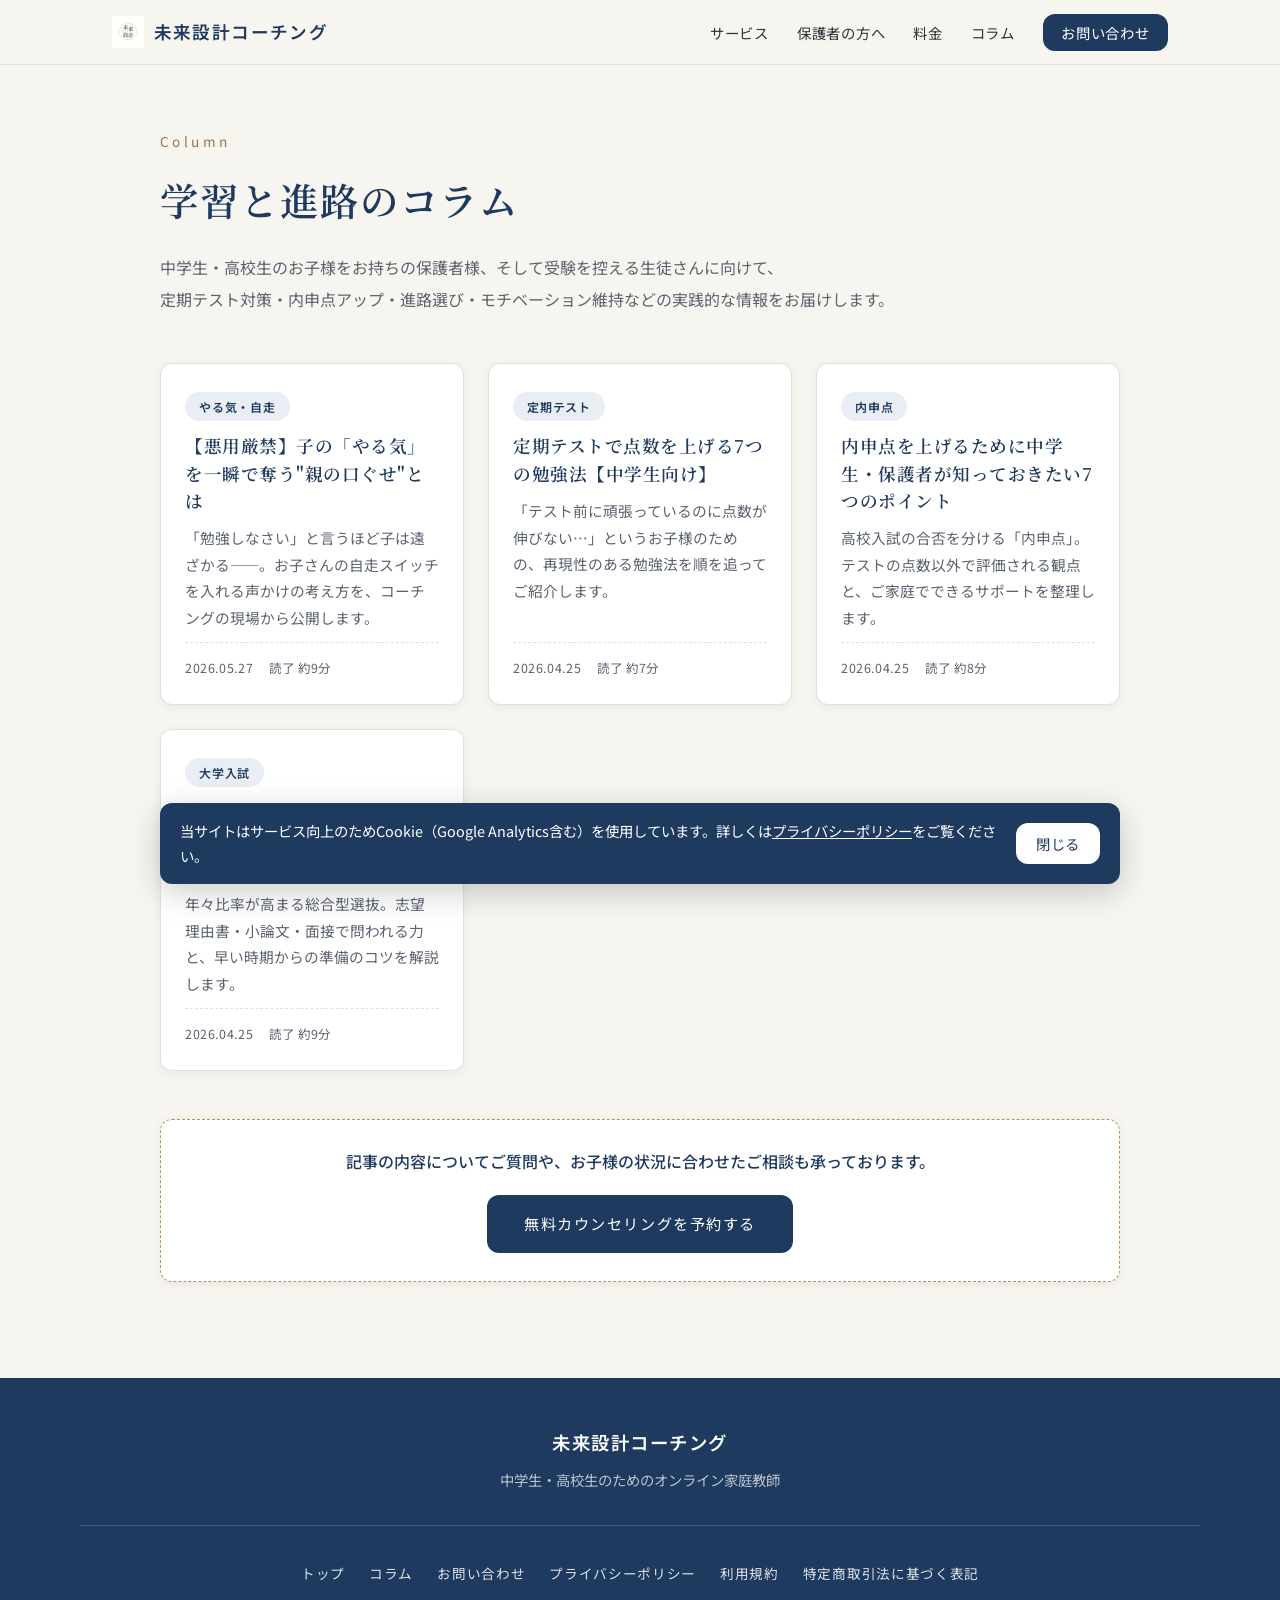
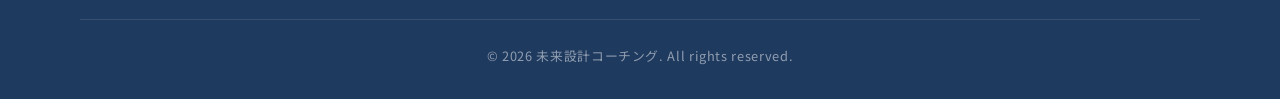
<file: blog/index.html>
<!DOCTYPE html>
<html lang="ja">
<head>
  <meta charset="UTF-8">
  <meta name="viewport" content="width=device-width, initial-scale=1.0">
  <title>コラム一覧 | 未来設計コーチング</title>
  <meta name="description" content="中学生・高校生のお子様をお持ちの保護者様向けに、定期テスト対策・内申点アップ・進路選びなど、学習と進路設計に役立つコラムをお届けします。">
  <meta name="theme-color" content="#1f3a5f">

  <link rel="canonical" href="https://online-miraiplan.github.io/mirai-coaching/blog/">
  <link rel="icon" href="../images/logo.png" type="image/png">
  <link rel="apple-touch-icon" href="../images/logo.png">

  <meta property="og:type" content="website">
  <meta property="og:url" content="https://online-miraiplan.github.io/mirai-coaching/blog/">
  <meta property="og:title" content="コラム一覧 | 未来設計コーチング">
  <meta property="og:description" content="中学生・高校生の学習と進路に役立つコラム集。">
  <meta property="og:image" content="https://online-miraiplan.github.io/mirai-coaching/og-image.png">
  <meta property="og:site_name" content="未来設計コーチング">
  <meta property="og:locale" content="ja_JP">

  <link rel="preconnect" href="https://fonts.googleapis.com">
  <link rel="preconnect" href="https://fonts.gstatic.com" crossorigin>
  <link rel="stylesheet" href="https://fonts.googleapis.com/css2?family=Noto+Sans+JP:wght@400;500;600;700&family=Noto+Serif+JP:wght@500;600;700&display=swap">
  <link rel="stylesheet" href="../style.css">

  <script async src="https://www.googletagmanager.com/gtag/js?id=G-MP6NMWTLZE"></script>
  <script>
    window.dataLayer = window.dataLayer || [];
    function gtag(){dataLayer.push(arguments);}
    gtag('js', new Date());
    gtag('config', 'G-MP6NMWTLZE');
  </script>
</head>
<body>
  <a href="#main" class="skip-link">本文へスキップ</a>
  <header class="header">
    <nav class="nav">
      <a href="../" class="nav__logo" aria-label="未来設計コーチング トップへ">
        <img src="../images/logo.png" alt="" width="28" height="28" class="nav__logo-img">
        <span>未来設計コーチング</span>
      </a>
      <ul class="nav__menu">
        <li><a href="../#about">サービス</a></li>
        <li><a href="../#parents">保護者の方へ</a></li>
        <li><a href="../#price">料金</a></li>
        <li><a href="./">コラム</a></li>
        <li><a href="../contact.html" class="nav__cta">お問い合わせ</a></li>
      </ul>
    </nav>
  </header>

  <main id="main" class="blog-list">
    <div class="blog-list__inner">
      <p class="section__eyebrow">Column</p>
      <h1 class="blog-list__title">学習と進路のコラム</h1>
      <p class="blog-list__lead">
        中学生・高校生のお子様をお持ちの保護者様、そして受験を控える生徒さんに向けて、<br>
        定期テスト対策・内申点アップ・進路選び・モチベーション維持などの実践的な情報をお届けします。
      </p>

      <ul class="blog-list__cards">
        <li>
          <a href="jisou-switch-method.html" class="blog-card">
            <span class="blog-card__category">やる気・自走</span>
            <h2 class="blog-card__title">【悪用厳禁】子の「やる気」を一瞬で奪う"親の口ぐせ"とは</h2>
            <p class="blog-card__excerpt">
              「勉強しなさい」と言うほど子は遠ざかる――。お子さんの自走スイッチを入れる声かけの考え方を、コーチングの現場から公開します。
            </p>
            <p class="blog-card__meta">
              <time datetime="2026-05-27">2026.05.27</time>
              <span>読了 約9分</span>
            </p>
          </a>
        </li>
        <li>
          <a href="teiki-test-points-up.html" class="blog-card">
            <span class="blog-card__category">定期テスト</span>
            <h2 class="blog-card__title">定期テストで点数を上げる7つの勉強法【中学生向け】</h2>
            <p class="blog-card__excerpt">
              「テスト前に頑張っているのに点数が伸びない…」というお子様のための、再現性のある勉強法を順を追ってご紹介します。
            </p>
            <p class="blog-card__meta">
              <time datetime="2026-04-25">2026.04.25</time>
              <span>読了 約7分</span>
            </p>
          </a>
        </li>
        <li>
          <a href="naishin-up-guide.html" class="blog-card">
            <span class="blog-card__category">内申点</span>
            <h2 class="blog-card__title">内申点を上げるために中学生・保護者が知っておきたい7つのポイント</h2>
            <p class="blog-card__excerpt">
              高校入試の合否を分ける「内申点」。テストの点数以外で評価される観点と、ご家庭でできるサポートを整理します。
            </p>
            <p class="blog-card__meta">
              <time datetime="2026-04-25">2026.04.25</time>
              <span>読了 約8分</span>
            </p>
          </a>
        </li>
        <li>
          <a href="sougougata-senbatsu-guide.html" class="blog-card">
            <span class="blog-card__category">大学入試</span>
            <h2 class="blog-card__title">総合型選抜（旧AO入試）対策の進め方｜高1・高2から始める準備</h2>
            <p class="blog-card__excerpt">
              年々比率が高まる総合型選抜。志望理由書・小論文・面接で問われる力と、早い時期からの準備のコツを解説します。
            </p>
            <p class="blog-card__meta">
              <time datetime="2026-04-25">2026.04.25</time>
              <span>読了 約9分</span>
            </p>
          </a>
        </li>
      </ul>

      <div class="blog-list__cta section-cta">
        <p class="section-cta__lead">記事の内容についてご質問や、お子様の状況に合わせたご相談も承っております。</p>
        <a href="../contact.html" class="btn btn--primary">無料カウンセリングを予約する</a>
      </div>
    </div>
  </main>

  <footer class="footer">
    <div class="footer__inner">
      <p class="footer__logo">未来設計コーチング</p>
      <p class="footer__text">中学生・高校生のためのオンライン家庭教師</p>
      <ul class="footer__links">
        <li><a href="../">トップ</a></li>
        <li><a href="./">コラム</a></li>
        <li><a href="../contact.html">お問い合わせ</a></li>
        <li><a href="../privacy.html">プライバシーポリシー</a></li>
        <li><a href="../terms.html">利用規約</a></li>
        <li><a href="../tokusho.html">特定商取引法に基づく表記</a></li>
      </ul>
      <p class="footer__copy">&copy; 2026 未来設計コーチング. All rights reserved.</p>
    </div>
  </footer>

  <div class="cookie-banner" id="cookie-banner" role="region" aria-label="Cookie利用についての通知" hidden>
    <p class="cookie-banner__text">
      当サイトはサービス向上のためCookie（Google Analytics含む）を使用しています。詳しくは<a href="../privacy.html">プライバシーポリシー</a>をご覧ください。
    </p>
    <button type="button" class="cookie-banner__close" aria-label="通知を閉じる">閉じる</button>
  </div>

  <script>
    (function () {
      var banner = document.getElementById("cookie-banner");
      if (!banner) return;
      var dismissed = false;
      try { dismissed = localStorage.getItem("cookie-notice-dismissed") === "1"; } catch (e) {}
      if (dismissed) return;
      banner.hidden = false;
      banner.querySelector(".cookie-banner__close").addEventListener("click", function () {
        banner.hidden = true;
        try { localStorage.setItem("cookie-notice-dismissed", "1"); } catch (e) {}
      });
    })();
  </script>
</body>
</html>
</file>
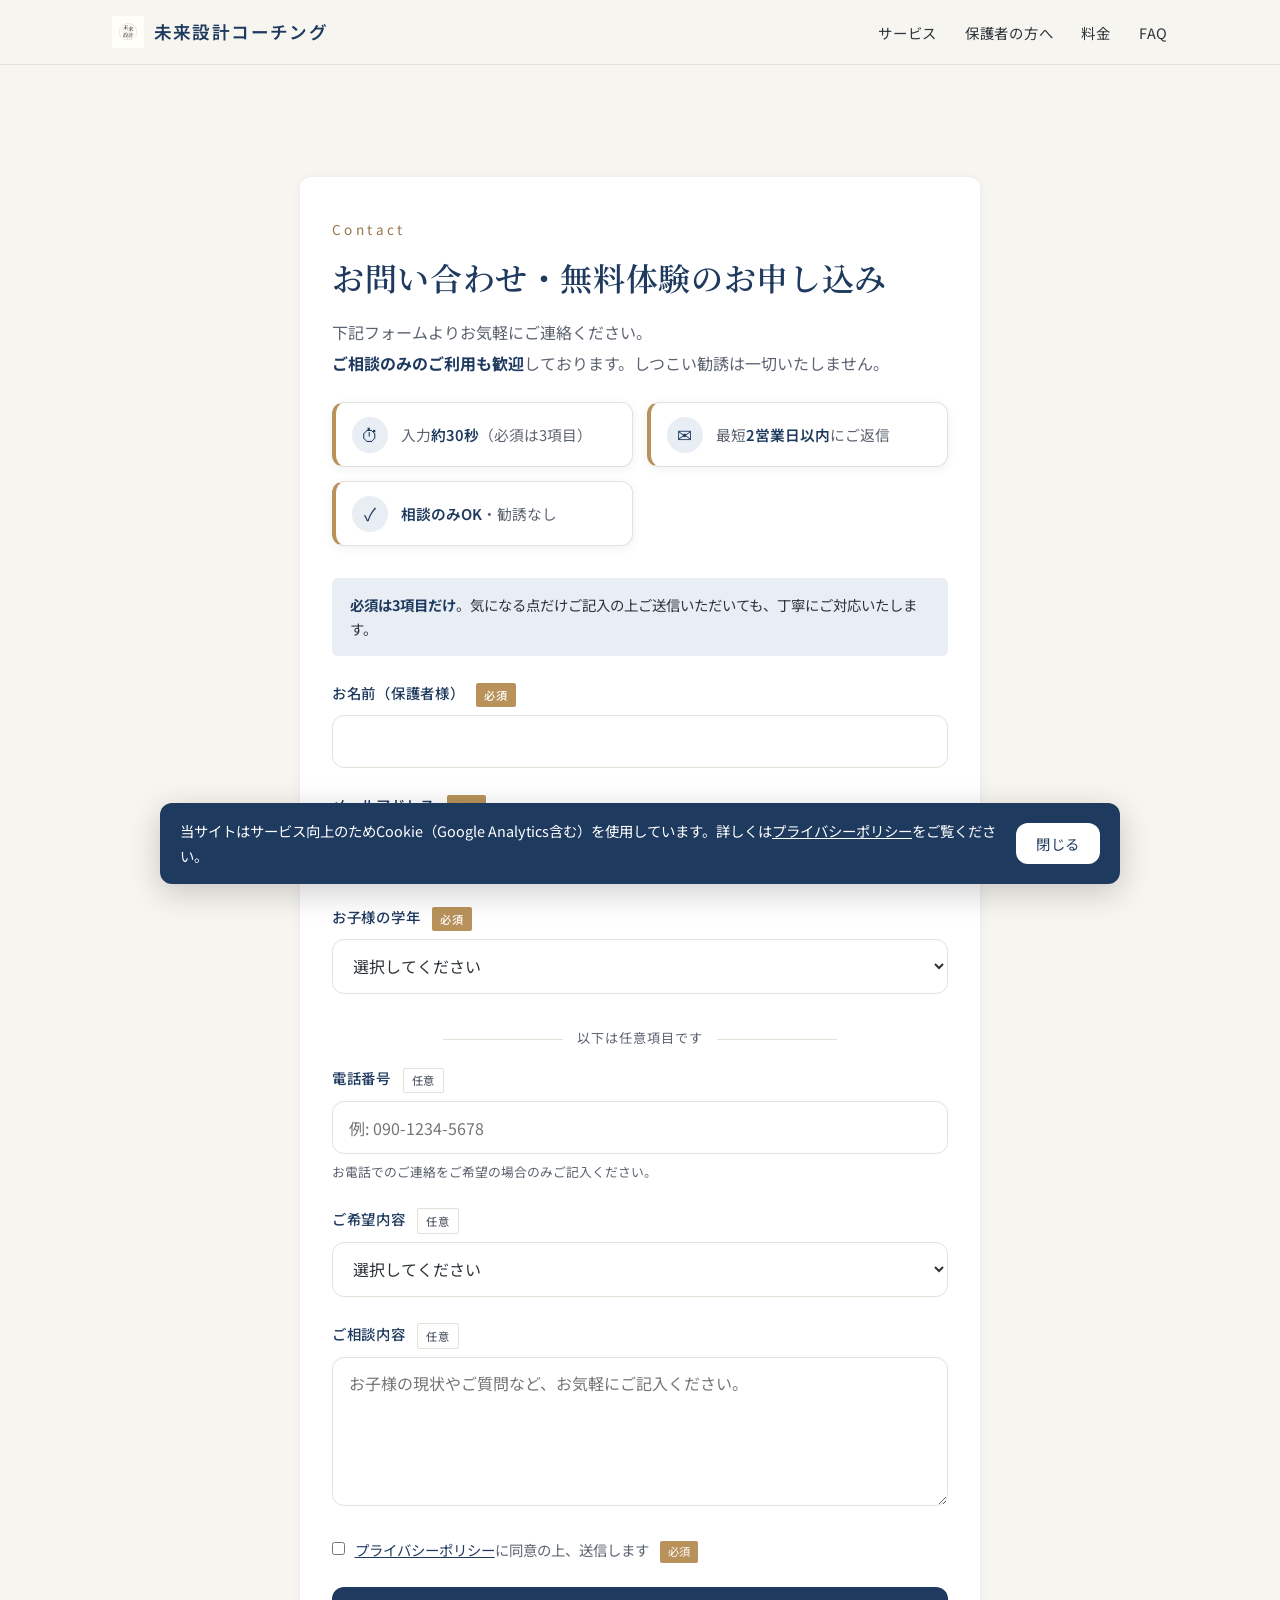
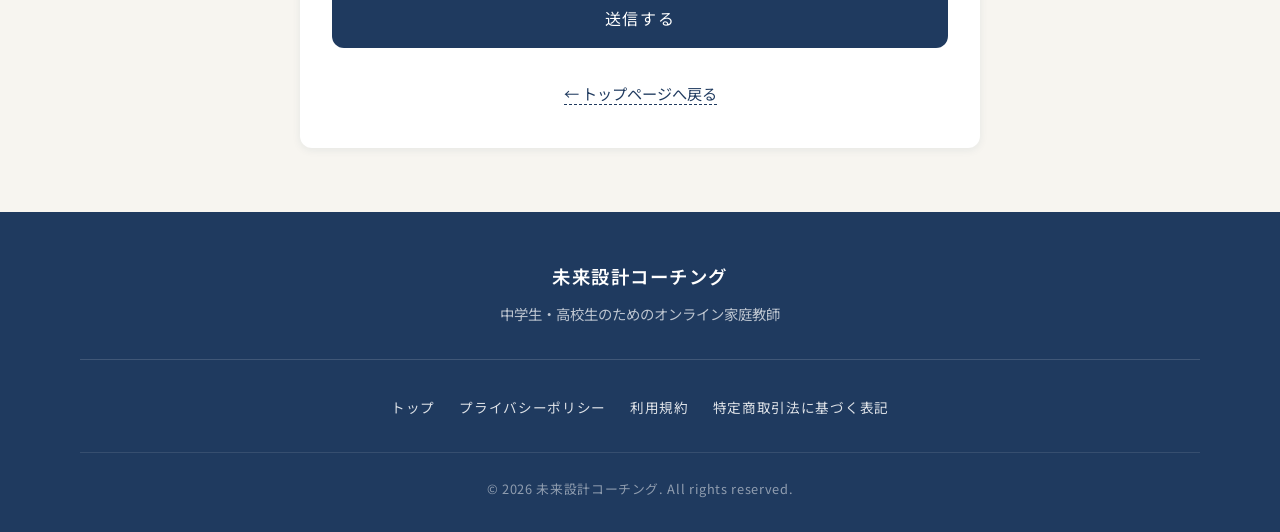
<file: contact.html>
<!DOCTYPE html>
<html lang="ja">
<head>
  <meta charset="UTF-8">
  <meta name="viewport" content="width=device-width, initial-scale=1.0">
  <title>お問い合わせ・無料体験のお申し込み | 未来設計コーチング</title>
  <meta name="description" content="未来設計コーチングのお問い合わせ・無料体験授業お申し込みフォーム。約60秒で入力完了。最短2営業日以内にご返信いたします。相談のみのご利用も歓迎です。">
  <meta name="theme-color" content="#1f3a5f">
  <meta name="robots" content="noindex,follow">
  <link rel="canonical" href="https://online-miraiplan.github.io/mirai-coaching/contact.html">
  <link rel="icon" href="images/logo.png" type="image/png">
  <link rel="preconnect" href="https://fonts.googleapis.com">
  <link rel="preconnect" href="https://fonts.gstatic.com" crossorigin>
  <link rel="stylesheet" href="https://fonts.googleapis.com/css2?family=Noto+Sans+JP:wght@400;500;600;700&family=Noto+Serif+JP:wght@500;600;700&display=swap">
  <link rel="stylesheet" href="style.css">

  <script async src="https://www.googletagmanager.com/gtag/js?id=G-MP6NMWTLZE"></script>
  <script>
    window.dataLayer = window.dataLayer || [];
    function gtag(){dataLayer.push(arguments);}
    gtag('js', new Date());
    gtag('config', 'G-MP6NMWTLZE');
  </script>
</head>
<body>
  <a href="#main" class="skip-link">本文へスキップ</a>
  <header class="header">
    <nav class="nav">
      <a href="./" class="nav__logo" aria-label="未来設計コーチング トップへ">
        <img src="images/logo.png" alt="" width="32" height="32" class="nav__logo-img">
        <span>未来設計コーチング</span>
      </a>
      <ul class="nav__menu">
        <li><a href="./#about">サービス</a></li>
        <li><a href="./#parents">保護者の方へ</a></li>
        <li><a href="./#price">料金</a></li>
        <li><a href="./#faq">FAQ</a></li>
      </ul>
    </nav>
  </header>

  <main id="main" class="contact-page">
    <div class="contact-page__inner">
      <p class="section__eyebrow">Contact</p>
      <h1 class="contact-page__title">お問い合わせ・無料体験のお申し込み</h1>
      <p class="contact-page__lead">
        下記フォームよりお気軽にご連絡ください。<br>
        <strong>ご相談のみのご利用も歓迎</strong>しております。しつこい勧誘は一切いたしません。
      </p>

      <ul class="form-banner" aria-label="お問い合わせの特長">
        <li class="form-banner__item">
          <span class="form-banner__icon" aria-hidden="true">⏱</span>
          <span class="form-banner__label">入力<strong>約30秒</strong>（必須は3項目）</span>
        </li>
        <li class="form-banner__item">
          <span class="form-banner__icon" aria-hidden="true">✉</span>
          <span class="form-banner__label">最短<strong>2営業日以内</strong>にご返信</span>
        </li>
        <li class="form-banner__item">
          <span class="form-banner__icon" aria-hidden="true">✓</span>
          <span class="form-banner__label"><strong>相談のみOK</strong>・勧誘なし</span>
        </li>
      </ul>

      <form
        class="form"
        id="contact-form"
        action="https://formspree.io/f/mrerpnel"
        method="POST"
      >
        <input type="hidden" name="_subject" value="【未来設計コーチング】お問い合わせ">
        <input type="text" name="_gotcha" style="display:none" tabindex="-1" autocomplete="off" aria-hidden="true">
        <div aria-hidden="true" style="position:absolute;left:-10000px;top:auto;width:1px;height:1px;overflow:hidden">
          <label>URL(空欄のままにしてください)<input type="text" name="website" tabindex="-1" autocomplete="off"></label>
          <label>電話(空欄のままにしてください)<input type="text" name="phone_confirm" tabindex="-1" autocomplete="off"></label>
        </div>
        <input type="hidden" name="_form_loaded_at" id="_form_loaded_at" value="">

        <p class="form__notice">
          <strong>必須は3項目だけ</strong>。気になる点だけご記入の上ご送信いただいても、丁寧にご対応いたします。
        </p>

        <div class="form__row">
          <label class="form__label" for="name">お名前（保護者様） <span class="required">必須</span></label>
          <input class="form__input" type="text" id="name" name="name" required autocomplete="name">
        </div>
        <div class="form__row">
          <label class="form__label" for="email">メールアドレス <span class="required">必須</span></label>
          <input class="form__input" type="email" id="email" name="email" required autocomplete="email">
        </div>
        <div class="form__row">
          <label class="form__label" for="grade">お子様の学年 <span class="required">必須</span></label>
          <select class="form__input" id="grade" name="grade" required>
            <option value="">選択してください</option>
            <option value="小学生">小学生</option>
            <option value="中学1年生">中学1年生</option>
            <option value="中学2年生">中学2年生</option>
            <option value="中学3年生">中学3年生</option>
            <option value="高校1年生">高校1年生</option>
            <option value="高校2年生">高校2年生</option>
            <option value="高校3年生">高校3年生</option>
            <option value="その他">その他</option>
          </select>
        </div>

        <p class="form__divider">以下は任意項目です</p>

        <div class="form__row">
          <label class="form__label" for="phone">電話番号 <span class="optional">任意</span></label>
          <input class="form__input" type="tel" id="phone" name="phone" autocomplete="tel" placeholder="例: 090-1234-5678">
          <p class="form__help">お電話でのご連絡をご希望の場合のみご記入ください。</p>
        </div>
        <div class="form__row">
          <label class="form__label" for="type">ご希望内容 <span class="optional">任意</span></label>
          <select class="form__input" id="type" name="type">
            <option value="">選択してください</option>
            <option value="無料体験授業の申し込み">無料体験授業の申し込み</option>
            <option value="無料カウンセリング（保護者のみ）">無料カウンセリング（保護者のみ）</option>
            <option value="サービスに関する質問">サービスに関する質問</option>
            <option value="料金についての相談">料金についての相談</option>
            <option value="その他">その他</option>
          </select>
        </div>
        <div class="form__row">
          <label class="form__label" for="message">ご相談内容 <span class="optional">任意</span></label>
          <textarea class="form__input" id="message" name="message" rows="5" placeholder="お子様の現状やご質問など、お気軽にご記入ください。"></textarea>
        </div>
        <div class="form__row form__consent">
          <label>
            <input type="checkbox" name="consent" value="同意" required>
            <span><a href="privacy.html" target="_blank" rel="noopener">プライバシーポリシー</a>に同意の上、送信します <span class="required">必須</span></span>
          </label>
        </div>
        <button class="btn btn--primary btn--block" type="submit">送信する</button>
        <p class="form__status" id="form-status" role="status" aria-live="polite"></p>
      </form>

      <p class="contact-page__back"><a href="./">← トップページへ戻る</a></p>
    </div>
  </main>

  <footer class="footer">
    <div class="footer__inner">
      <p class="footer__logo">未来設計コーチング</p>
      <p class="footer__text">中学生・高校生のためのオンライン家庭教師</p>
      <ul class="footer__links">
        <li><a href="./">トップ</a></li>
        <li><a href="privacy.html">プライバシーポリシー</a></li>
        <li><a href="terms.html">利用規約</a></li>
        <li><a href="tokusho.html">特定商取引法に基づく表記</a></li>
      </ul>
      <p class="footer__copy">&copy; 2026 未来設計コーチング. All rights reserved.</p>
    </div>
  </footer>

  <div class="cookie-banner" id="cookie-banner" role="region" aria-label="Cookie利用についての通知" hidden>
    <p class="cookie-banner__text">
      当サイトはサービス向上のためCookie（Google Analytics含む）を使用しています。詳しくは<a href="privacy.html">プライバシーポリシー</a>をご覧ください。
    </p>
    <button type="button" class="cookie-banner__close" aria-label="通知を閉じる">閉じる</button>
  </div>

  <script>
    (function () {
      var banner = document.getElementById("cookie-banner");
      if (banner) {
        var dismissed = false;
        try { dismissed = localStorage.getItem("cookie-notice-dismissed") === "1"; } catch (e) {}
        if (!dismissed) {
          banner.hidden = false;
          banner.querySelector(".cookie-banner__close").addEventListener("click", function () {
            banner.hidden = true;
            try { localStorage.setItem("cookie-notice-dismissed", "1"); } catch (e) {}
          });
        }
      }

      var form = document.getElementById("contact-form");
      var status = document.getElementById("form-status");
      var loadedAtInput = document.getElementById("_form_loaded_at");
      if (loadedAtInput) {
        loadedAtInput.value = String(Date.now());
      }
      if (form && status) {
        var submitBtn = form.querySelector('button[type="submit"]');
        var submitting = false;

        function setSubmitting(isSubmitting) {
          submitting = isSubmitting;
          if (submitBtn) {
            submitBtn.disabled = isSubmitting;
            submitBtn.textContent = isSubmitting ? "送信中…" : "送信する";
          }
        }

        form.addEventListener("submit", function (e) {
          e.preventDefault();
          if (submitting) return;

          var honeypotFilled =
            (form.elements["_gotcha"] && form.elements["_gotcha"].value) ||
            (form.elements["website"] && form.elements["website"].value) ||
            (form.elements["phone_confirm"] && form.elements["phone_confirm"].value);
          if (honeypotFilled) {
            status.textContent = "送信できません。入力内容をご確認ください。";
            status.className = "form__status form__status--error";
            return;
          }

          var loadedAt = parseInt(loadedAtInput && loadedAtInput.value, 10) || 0;
          var elapsed = Date.now() - loadedAt;
          if (loadedAt && elapsed < 3000) {
            status.textContent = "ご入力内容をもう一度ご確認のうえ、少し時間をおいて送信してください。";
            status.className = "form__status form__status--error";
            return;
          }

          setSubmitting(true);
          status.textContent = "送信中…";
          status.className = "form__status form__status--loading";
          var data = new FormData(form);
          fetch(form.action, {
            method: "POST",
            body: data,
            headers: { Accept: "application/json" },
          })
            .then(function (res) {
              if (res.ok) {
                form.reset();
                if (loadedAtInput) loadedAtInput.value = String(Date.now());
                status.textContent =
                  "お問い合わせありがとうございます。内容を確認のうえ、担当者より2営業日以内にご連絡いたします。";
                status.className = "form__status form__status--success";
              } else {
                return res.json().then(function (data) {
                  var msg =
                    data && data.errors
                      ? data.errors.map(function (e) { return e.message; }).join(", ")
                      : "送信に失敗しました。しばらく経ってから再度お試しください。";
                  status.textContent = msg;
                  status.className = "form__status form__status--error";
                });
              }
            })
            .catch(function () {
              status.textContent =
                "通信エラーが発生しました。ネット接続をご確認のうえ再度お試しください。";
              status.className = "form__status form__status--error";
            })
            .finally(function () {
              setSubmitting(false);
            });
        });
      }
    })();
  </script>
</body>
</html>
</file>
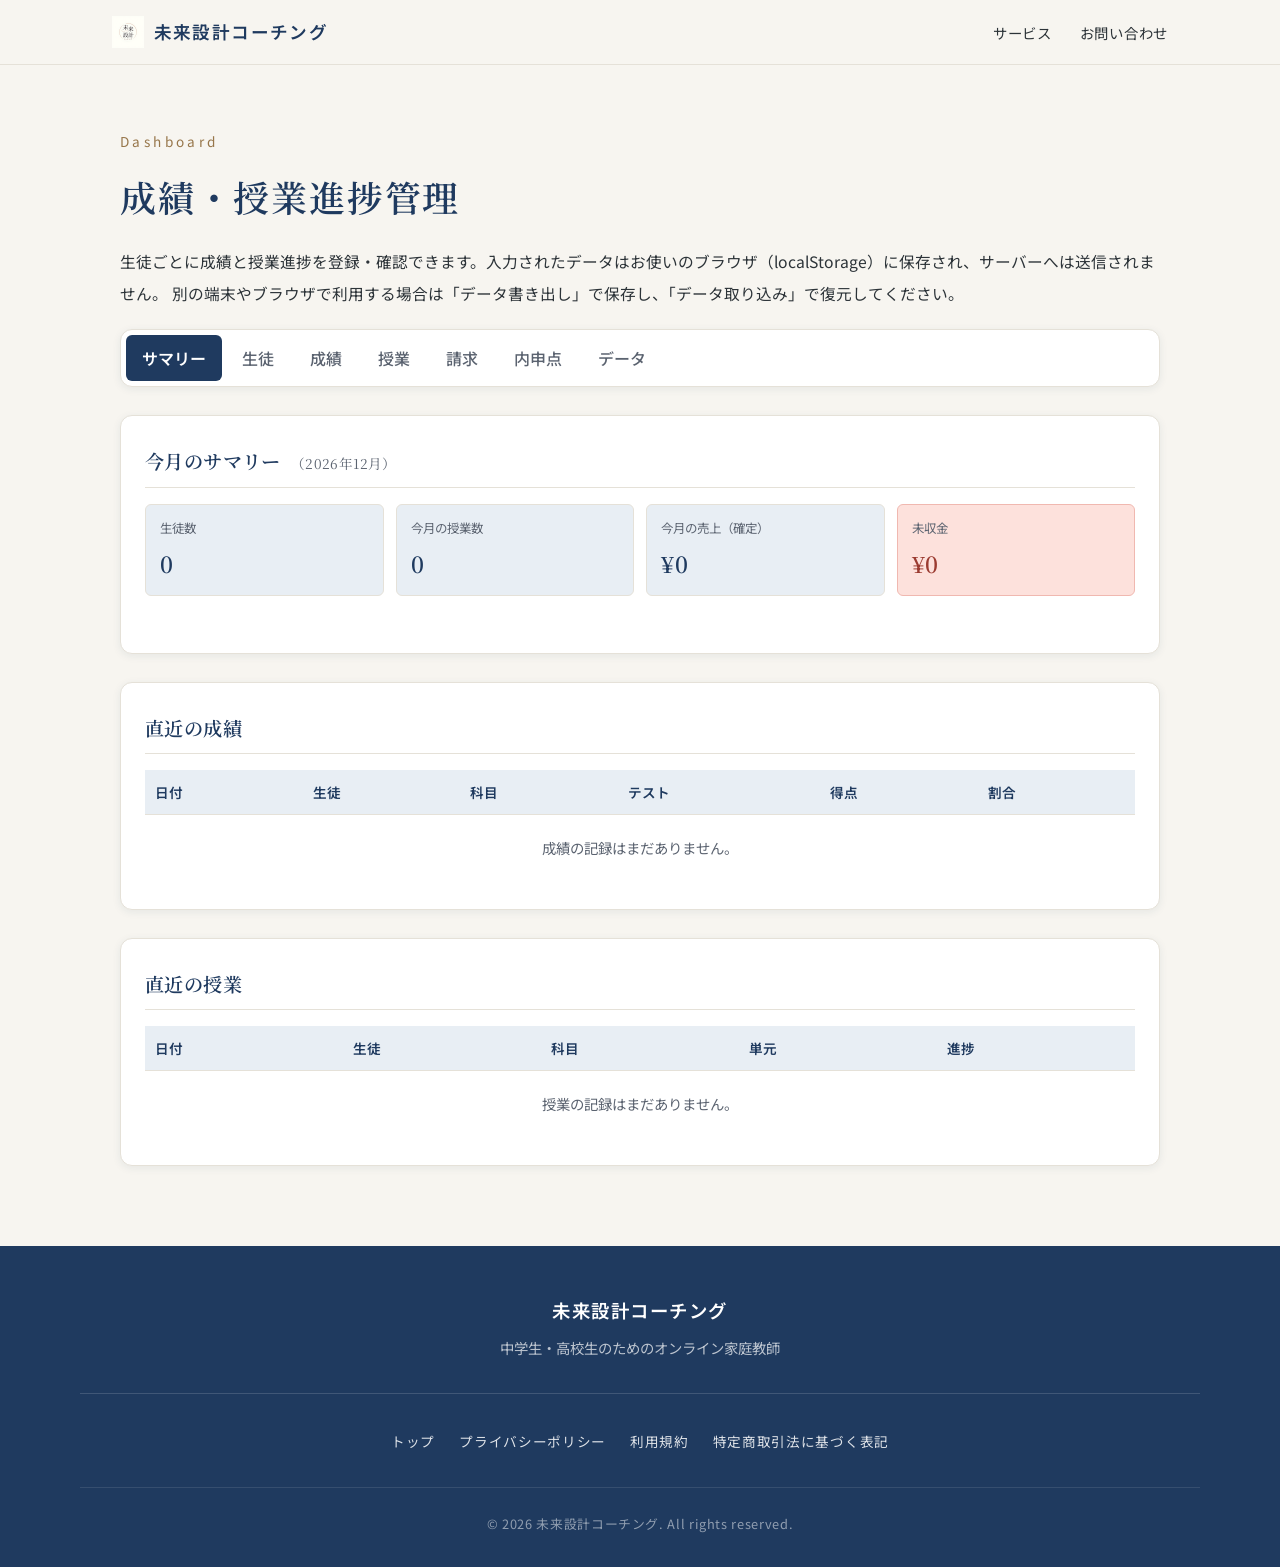
<file: dashboard.html>
<!DOCTYPE html>
<html lang="ja">
<head>
  <meta charset="UTF-8">
  <meta name="viewport" content="width=device-width, initial-scale=1.0">
  <meta name="robots" content="noindex,follow">
  <title>成績・授業進捗管理 | 未来設計コーチング</title>
  <meta name="description" content="生徒ごとの成績と授業進捗を入力・確認できる管理ページです。データはお使いのブラウザ内に保存されます。">
  <link rel="icon" href="images/logo.png" type="image/png">
  <link rel="preconnect" href="https://fonts.googleapis.com">
  <link rel="preconnect" href="https://fonts.gstatic.com" crossorigin>
  <link rel="stylesheet" href="https://fonts.googleapis.com/css2?family=Noto+Sans+JP:wght@400;500;600;700&family=Noto+Serif+JP:wght@500;600;700&display=swap">
  <link rel="stylesheet" href="style.css">
</head>
<body>
  <a href="#main" class="skip-link">本文へスキップ</a>
  <header class="header">
    <nav class="nav">
      <a href="./" class="nav__logo">
        <img src="images/logo.png" alt="" width="28" height="28" class="nav__logo-img">
        <span>未来設計コーチング</span>
      </a>
      <ul class="nav__menu">
        <li><a href="./#about">サービス</a></li>
        <li><a href="./#contact">お問い合わせ</a></li>
      </ul>
    </nav>
  </header>

  <main id="main" class="dashboard">
    <div class="dashboard__inner">
      <p class="section__eyebrow">Dashboard</p>
      <h1 class="legal__title">成績・授業進捗管理</h1>
      <p class="legal__text">
        生徒ごとに成績と授業進捗を登録・確認できます。入力されたデータはお使いのブラウザ（localStorage）に保存され、サーバーへは送信されません。
        別の端末やブラウザで利用する場合は「データ書き出し」で保存し、「データ取り込み」で復元してください。
      </p>

      <nav class="dash-tabs" role="tablist" aria-label="ダッシュボードのセクション">
        <button type="button" class="dash-tab is-active" role="tab" id="tab-summary" data-tab="summary" aria-selected="true" aria-controls="panel-summary">サマリー</button>
        <button type="button" class="dash-tab" role="tab" id="tab-students" data-tab="students" aria-selected="false" aria-controls="panel-students">生徒</button>
        <button type="button" class="dash-tab" role="tab" id="tab-grades" data-tab="grades" aria-selected="false" aria-controls="panel-grades">成績</button>
        <button type="button" class="dash-tab" role="tab" id="tab-lessons" data-tab="lessons" aria-selected="false" aria-controls="panel-lessons">授業</button>
        <button type="button" class="dash-tab" role="tab" id="tab-invoices" data-tab="invoices" aria-selected="false" aria-controls="panel-invoices">請求</button>
        <button type="button" class="dash-tab" role="tab" id="tab-reports" data-tab="reports" aria-selected="false" aria-controls="panel-reports">内申点</button>
        <button type="button" class="dash-tab" role="tab" id="tab-data" data-tab="data" aria-selected="false" aria-controls="panel-data">データ</button>
      </nav>

      <div class="dash-panel" id="panel-summary" role="tabpanel" aria-labelledby="tab-summary" data-panel="summary">
      <section class="dash-card" aria-labelledby="summary-title">
        <h2 id="summary-title" class="dash-card__title">今月のサマリー <span class="dash-note-inline" id="summary-month-label"></span></h2>
        <div class="dash-stats">
          <div class="dash-stat">
            <span class="dash-stat__label">生徒数</span>
            <span class="dash-stat__value" id="stat-students">0</span>
          </div>
          <div class="dash-stat">
            <span class="dash-stat__label">今月の授業数</span>
            <span class="dash-stat__value" id="stat-lessons">0</span>
          </div>
          <div class="dash-stat">
            <span class="dash-stat__label">今月の売上（確定）</span>
            <span class="dash-stat__value" id="stat-sales">¥0</span>
          </div>
          <div class="dash-stat dash-stat--warn">
            <span class="dash-stat__label">未収金</span>
            <span class="dash-stat__value" id="stat-receivables">¥0</span>
          </div>
        </div>
        <p class="dash-note" id="summary-note"></p>
      </section>

      <section class="dash-card" aria-labelledby="recent-grades-title">
        <h2 id="recent-grades-title" class="dash-card__title">直近の成績</h2>
        <div class="dash-table-wrap">
          <table class="dash-table" id="recent-grades-table">
            <thead>
              <tr><th>日付</th><th>生徒</th><th>科目</th><th>テスト</th><th>得点</th><th>割合</th></tr>
            </thead>
            <tbody></tbody>
          </table>
          <p class="dash-empty" id="recent-grades-empty" hidden>成績の記録はまだありません。</p>
        </div>
      </section>

      <section class="dash-card" aria-labelledby="recent-lessons-title">
        <h2 id="recent-lessons-title" class="dash-card__title">直近の授業</h2>
        <div class="dash-table-wrap">
          <table class="dash-table" id="recent-lessons-table">
            <thead>
              <tr><th>日付</th><th>生徒</th><th>科目</th><th>単元</th><th>進捗</th></tr>
            </thead>
            <tbody></tbody>
          </table>
          <p class="dash-empty" id="recent-lessons-empty" hidden>授業の記録はまだありません。</p>
        </div>
      </section>
      </div>

      <div class="dash-panel" id="panel-students" role="tabpanel" aria-labelledby="tab-students" data-panel="students" hidden>
      <section class="dash-card" aria-labelledby="student-title">
        <h2 id="student-title" class="dash-card__title">生徒の登録</h2>
        <form class="dash-form" id="student-form" autocomplete="off">
          <div class="dash-field">
            <label for="student-name">氏名</label>
            <input type="text" id="student-name" required maxlength="40" placeholder="例: 山田 太郎">
          </div>
          <div class="dash-field">
            <label for="student-grade">学年</label>
            <select id="student-grade" required>
              <option value="">選択してください</option>
              <option>中1</option><option>中2</option><option>中3</option>
              <option>高1</option><option>高2</option><option>高3</option>
              <option>その他</option>
            </select>
          </div>
          <div class="dash-field">
            <label for="student-goal">目標・志望校（任意）</label>
            <input type="text" id="student-goal" maxlength="80" placeholder="例: 地元公立トップ校合格">
          </div>
          <div class="dash-field dash-field--wide">
            <label for="student-plan-preset">料金プラン（学年×時間）</label>
            <select id="student-plan-preset">
              <option value="">— プランを選択（単価を自動入力）</option>
              <optgroup label="小学生">
                <option value="elem|60|3980">小学生 / 60分 ¥3,980</option>
                <option value="elem|90|5770">小学生 / 90分 ¥5,770</option>
              </optgroup>
              <optgroup label="中学1・2年生">
                <option value="jh12|60|4480">中1・中2 / 60分 ¥4,480</option>
                <option value="jh12|90|6500">中1・中2 / 90分 ¥6,500</option>
              </optgroup>
              <optgroup label="中学3年生">
                <option value="jh3|60|4980">中3 / 60分 ¥4,980</option>
                <option value="jh3|90|7220">中3 / 90分 ¥7,220</option>
              </optgroup>
              <optgroup label="高校1・2年生">
                <option value="hs12|60|5480">高1・高2 / 60分 ¥5,480</option>
                <option value="hs12|90|7950">高1・高2 / 90分 ¥7,950</option>
              </optgroup>
              <optgroup label="高校3年生">
                <option value="hs3|60|5980">高3 / 60分 ¥5,980</option>
                <option value="hs3|90|8670">高3 / 90分 ¥8,670</option>
              </optgroup>
            </select>
            <span class="dash-note-inline">料金表は税抜。手入力で調整可能です。</span>
          </div>
          <div class="dash-field">
            <label for="student-lesson-rate">コマ単価（円／1回あたり）</label>
            <input type="number" id="student-lesson-rate" min="0" max="100000" step="10" value="0">
          </div>
          <div class="dash-field">
            <label for="student-monthly-count">月回数</label>
            <input type="number" id="student-monthly-count" min="0" max="30" step="1" value="4">
          </div>
          <div class="dash-field">
            <label for="student-lesson-minutes">授業時間</label>
            <select id="student-lesson-minutes">
              <option value="60">60分</option>
              <option value="90">90分</option>
            </select>
          </div>
          <div class="dash-field">
            <label for="student-system-fee">システム料（円／月）</label>
            <input type="number" id="student-system-fee" min="0" max="100000" step="100" value="3300">
          </div>
          <div class="dash-field dash-field--wide">
            <label for="student-fee-preview">月謝（自動計算） <span class="dash-note-inline">コマ単価 × 月回数 + システム料</span></label>
            <input type="text" id="student-fee-preview" readonly value="¥0">
          </div>
          <div class="dash-actions">
            <button type="submit" class="dash-btn">生徒を追加</button>
          </div>
        </form>

        <div class="dash-table-wrap">
          <table class="dash-table" id="student-table">
            <thead>
              <tr><th>氏名</th><th>学年</th><th>目標</th><th>月謝</th><th>内訳</th><th>成績件数</th><th>授業件数</th><th>操作</th></tr>
            </thead>
            <tbody></tbody>
          </table>
          <p class="dash-empty" id="student-empty" hidden>まだ生徒が登録されていません。</p>
        </div>
      </section>
      </div>

      <div class="dash-panel" id="panel-grades" role="tabpanel" aria-labelledby="tab-grades" data-panel="grades" hidden>
      <section class="dash-card" aria-labelledby="grade-title">
        <h2 id="grade-title" class="dash-card__title">成績の入力</h2>
        <form class="dash-form" id="grade-form" autocomplete="off">
          <div class="dash-field">
            <label for="grade-student">生徒</label>
            <select id="grade-student" required></select>
          </div>
          <div class="dash-field">
            <label for="grade-date">実施日</label>
            <input type="date" id="grade-date" required>
          </div>
          <div class="dash-field">
            <label for="grade-subject">科目</label>
            <select id="grade-subject" required>
              <option value="">選択</option>
              <option>国語</option><option>数学</option><option>英語</option>
              <option>理科</option><option>社会</option>
              <option>音楽</option><option>美術</option><option>保健体育</option><option>技術・家庭</option>
              <option>その他</option>
            </select>
          </div>
          <div class="dash-field">
            <label for="grade-exam">テスト名</label>
            <input type="text" id="grade-exam" required maxlength="40" placeholder="例: 1学期中間テスト">
          </div>
          <div class="dash-field">
            <label for="grade-score">得点</label>
            <input type="number" id="grade-score" required min="0" max="1000" step="0.1">
          </div>
          <div class="dash-field">
            <label for="grade-max">満点</label>
            <input type="number" id="grade-max" required min="1" max="1000" step="0.1" value="100">
          </div>
          <div class="dash-field dash-field--wide">
            <label for="grade-memo">メモ（任意）</label>
            <input type="text" id="grade-memo" maxlength="120" placeholder="例: 長文読解で失点。単語強化が必要。">
          </div>
          <div class="dash-actions">
            <button type="submit" class="dash-btn">成績を記録</button>
          </div>
        </form>

        <div class="dash-filter">
          <label for="grade-filter">表示する生徒</label>
          <select id="grade-filter"><option value="">全員</option></select>
        </div>
        <div class="dash-table-wrap">
          <table class="dash-table" id="grade-table">
            <thead>
              <tr><th>日付</th><th>生徒</th><th>科目</th><th>テスト</th><th>得点</th><th>割合</th><th>メモ</th><th>操作</th></tr>
            </thead>
            <tbody></tbody>
          </table>
          <p class="dash-empty" id="grade-empty" hidden>成績の記録はまだありません。</p>
        </div>
      </section>

      <section class="dash-card" aria-labelledby="grade-bulk-title">
        <h2 id="grade-bulk-title" class="dash-card__title">9教科を一括登録</h2>
        <p class="dash-note">同じテストの9教科分の点数をまとめて記録できます。空欄の科目はスキップされます。</p>
        <form class="dash-form" id="grade-bulk-form" autocomplete="off">
          <div class="dash-field">
            <label for="grade-bulk-student">生徒</label>
            <select id="grade-bulk-student" required></select>
          </div>
          <div class="dash-field">
            <label for="grade-bulk-date">実施日</label>
            <input type="date" id="grade-bulk-date" required>
          </div>
          <div class="dash-field">
            <label for="grade-bulk-exam">テスト名</label>
            <input type="text" id="grade-bulk-exam" required maxlength="40" placeholder="例: 1学期期末テスト">
          </div>
          <div class="dash-field">
            <label for="grade-bulk-max">満点（共通）</label>
            <input type="number" id="grade-bulk-max" required min="1" max="1000" step="0.1" value="100">
          </div>
          <div class="dash-field dash-field--wide">
            <p class="dash-subhead">各教科の得点（空欄はスキップ）</p>
            <div class="dash-grid-9">
              <label class="dash-mini-field"><span>国語</span><input type="number" data-bulk-subject="国語" min="0" max="1000" step="0.1" placeholder="—"></label>
              <label class="dash-mini-field"><span>数学</span><input type="number" data-bulk-subject="数学" min="0" max="1000" step="0.1" placeholder="—"></label>
              <label class="dash-mini-field"><span>英語</span><input type="number" data-bulk-subject="英語" min="0" max="1000" step="0.1" placeholder="—"></label>
              <label class="dash-mini-field"><span>理科</span><input type="number" data-bulk-subject="理科" min="0" max="1000" step="0.1" placeholder="—"></label>
              <label class="dash-mini-field"><span>社会</span><input type="number" data-bulk-subject="社会" min="0" max="1000" step="0.1" placeholder="—"></label>
              <label class="dash-mini-field"><span>音楽</span><input type="number" data-bulk-subject="音楽" min="0" max="1000" step="0.1" placeholder="—"></label>
              <label class="dash-mini-field"><span>美術</span><input type="number" data-bulk-subject="美術" min="0" max="1000" step="0.1" placeholder="—"></label>
              <label class="dash-mini-field"><span>保健体育</span><input type="number" data-bulk-subject="保健体育" min="0" max="1000" step="0.1" placeholder="—"></label>
              <label class="dash-mini-field"><span>技術・家庭</span><input type="number" data-bulk-subject="技術・家庭" min="0" max="1000" step="0.1" placeholder="—"></label>
            </div>
          </div>
          <div class="dash-field dash-field--wide">
            <label for="grade-bulk-memo">メモ（任意・全教科共通）</label>
            <input type="text" id="grade-bulk-memo" maxlength="120" placeholder="例: 範囲は教科書〇〇まで">
          </div>
          <div class="dash-actions">
            <button type="submit" class="dash-btn">入力した教科を一括記録</button>
          </div>
        </form>
      </section>
      </div>

      <div class="dash-panel" id="panel-lessons" role="tabpanel" aria-labelledby="tab-lessons" data-panel="lessons" hidden>
      <section class="dash-card" aria-labelledby="lesson-title">
        <h2 id="lesson-title" class="dash-card__title">授業進捗の入力</h2>
        <form class="dash-form" id="lesson-form" autocomplete="off">
          <div class="dash-field">
            <label for="lesson-student">生徒</label>
            <select id="lesson-student" required></select>
          </div>
          <div class="dash-field">
            <label for="lesson-date">授業日</label>
            <input type="date" id="lesson-date" required>
          </div>
          <div class="dash-field">
            <label for="lesson-subject">科目</label>
            <select id="lesson-subject" required>
              <option value="">選択</option>
              <option>英語</option><option>数学</option><option>国語</option>
              <option>理科</option><option>社会</option><option>その他</option>
            </select>
          </div>
          <div class="dash-field">
            <label for="lesson-topic">単元・内容</label>
            <input type="text" id="lesson-topic" required maxlength="80" placeholder="例: 二次関数のグラフ">
          </div>
          <div class="dash-field">
            <label for="lesson-progress">進捗</label>
            <select id="lesson-progress" required>
              <option value="">選択</option>
              <option>導入</option><option>理解中</option><option>定着</option>
              <option>応用</option><option>復習待ち</option>
            </select>
          </div>
          <div class="dash-field dash-field--wide">
            <label for="lesson-homework">宿題（任意）</label>
            <input type="text" id="lesson-homework" maxlength="120" placeholder="例: 問題集 p.42〜45">
          </div>
          <div class="dash-field dash-field--wide">
            <label for="lesson-note">振り返り（任意）</label>
            <textarea id="lesson-note" rows="2" maxlength="400" placeholder="授業の様子・次回の重点など"></textarea>
          </div>
          <div class="dash-actions">
            <button type="submit" class="dash-btn">授業を記録</button>
          </div>
        </form>

        <div class="dash-filter">
          <label for="lesson-filter">表示する生徒</label>
          <select id="lesson-filter"><option value="">全員</option></select>
        </div>
        <div class="dash-table-wrap">
          <table class="dash-table" id="lesson-table">
            <thead>
              <tr><th>日付</th><th>生徒</th><th>科目</th><th>単元</th><th>進捗</th><th>宿題</th><th>振り返り</th><th>操作</th></tr>
            </thead>
            <tbody></tbody>
          </table>
          <p class="dash-empty" id="lesson-empty" hidden>授業の記録はまだありません。</p>
        </div>
      </section>
      </div>

      <div class="dash-panel" id="panel-invoices" role="tabpanel" aria-labelledby="tab-invoices" data-panel="invoices" hidden>
      <section class="dash-card" aria-labelledby="invoice-title">
        <h2 id="invoice-title" class="dash-card__title">請求・支払い</h2>
        <form class="dash-form" id="invoice-form" autocomplete="off">
          <div class="dash-field">
            <label for="invoice-student">生徒</label>
            <select id="invoice-student" required></select>
          </div>
          <div class="dash-field">
            <label for="invoice-year">対象年</label>
            <input type="number" id="invoice-year" required min="2000" max="2100" step="1">
          </div>
          <div class="dash-field">
            <label for="invoice-month">対象月</label>
            <select id="invoice-month" required>
              <option value="1">1月</option><option value="2">2月</option><option value="3">3月</option>
              <option value="4">4月</option><option value="5">5月</option><option value="6">6月</option>
              <option value="7">7月</option><option value="8">8月</option><option value="9">9月</option>
              <option value="10">10月</option><option value="11">11月</option><option value="12">12月</option>
            </select>
          </div>
          <div class="dash-field">
            <label for="invoice-amount">請求金額（円） <span class="dash-note-inline">生徒の月謝が自動投入されます</span></label>
            <input type="number" id="invoice-amount" required min="0" max="10000000" step="1" value="0">
          </div>
          <div class="dash-field">
            <label for="invoice-count">授業回数 <span class="dash-note-inline" id="invoice-count-hint">（対象月の記録から自動・参考値）</span></label>
            <input type="number" id="invoice-count" required min="0" max="200" step="1" value="0">
          </div>
          <div class="dash-field">
            <label for="invoice-issued">発行日</label>
            <input type="date" id="invoice-issued" required>
          </div>
          <div class="dash-field">
            <label for="invoice-due">支払期限</label>
            <input type="date" id="invoice-due" required>
          </div>
          <div class="dash-field dash-field--wide">
            <label for="invoice-note">備考（任意）</label>
            <input type="text" id="invoice-note" maxlength="120" placeholder="例: 入会金含む／値引きあり">
          </div>
          <div class="dash-actions">
            <button type="submit" class="dash-btn">請求を作成（未請求）</button>
          </div>
        </form>

        <div class="dash-filter">
          <label for="invoice-filter-student">生徒</label>
          <select id="invoice-filter-student"><option value="">全員</option></select>
          <label for="invoice-filter-status">ステータス</label>
          <select id="invoice-filter-status">
            <option value="">全て</option>
            <option value="draft">未請求</option>
            <option value="sent">請求済（滞納含む）</option>
            <option value="overdue">滞納のみ</option>
            <option value="paid">入金済</option>
          </select>
        </div>
        <div class="dash-table-wrap">
          <table class="dash-table" id="invoice-table">
            <thead>
              <tr>
                <th>対象</th><th>生徒</th><th>回数</th><th>単価</th><th>金額</th>
                <th>状態</th><th>発行日</th><th>期限</th><th>入金</th><th>備考</th><th>操作</th>
              </tr>
            </thead>
            <tbody></tbody>
          </table>
          <p class="dash-empty" id="invoice-empty" hidden>請求の記録はまだありません。</p>
        </div>
      </section>
      </div>

      <div class="dash-panel" id="panel-reports" role="tabpanel" aria-labelledby="tab-reports" data-panel="reports" hidden>
      <section class="dash-card" aria-labelledby="report-title">
        <h2 id="report-title" class="dash-card__title">内申点の登録</h2>
        <p class="dash-note">学期ごとの9教科×5段階評価を記録します。合計（最大45）と平均が自動算出されます。</p>
        <form class="dash-form" id="report-form" autocomplete="off">
          <div class="dash-field">
            <label for="report-student">生徒</label>
            <select id="report-student" required></select>
          </div>
          <div class="dash-field">
            <label for="report-year">年度</label>
            <input type="number" id="report-year" required min="2000" max="2100" step="1">
          </div>
          <div class="dash-field">
            <label for="report-term">時期</label>
            <select id="report-term" required>
              <option value="1学期">1学期</option>
              <option value="2学期">2学期</option>
              <option value="3学期">3学期</option>
              <option value="前期">前期</option>
              <option value="後期">後期</option>
              <option value="学年末">学年末</option>
            </select>
          </div>
          <div class="dash-field">
            <label for="report-grade">学年（時点）</label>
            <select id="report-grade" required>
              <option>中学1年</option><option>中学2年</option><option>中学3年</option>
              <option>高校1年</option><option>高校2年</option><option>高校3年</option>
              <option>その他</option>
            </select>
          </div>
          <div class="dash-field dash-field--wide">
            <p class="dash-subhead">9教科の評価（1〜5・空欄は未評価）</p>
            <div class="dash-grid-9">
              <label class="dash-mini-field"><span>国語</span><select data-report-subject="国語"><option value="">—</option><option>1</option><option>2</option><option>3</option><option>4</option><option>5</option></select></label>
              <label class="dash-mini-field"><span>数学</span><select data-report-subject="数学"><option value="">—</option><option>1</option><option>2</option><option>3</option><option>4</option><option>5</option></select></label>
              <label class="dash-mini-field"><span>英語</span><select data-report-subject="英語"><option value="">—</option><option>1</option><option>2</option><option>3</option><option>4</option><option>5</option></select></label>
              <label class="dash-mini-field"><span>理科</span><select data-report-subject="理科"><option value="">—</option><option>1</option><option>2</option><option>3</option><option>4</option><option>5</option></select></label>
              <label class="dash-mini-field"><span>社会</span><select data-report-subject="社会"><option value="">—</option><option>1</option><option>2</option><option>3</option><option>4</option><option>5</option></select></label>
              <label class="dash-mini-field"><span>音楽</span><select data-report-subject="音楽"><option value="">—</option><option>1</option><option>2</option><option>3</option><option>4</option><option>5</option></select></label>
              <label class="dash-mini-field"><span>美術</span><select data-report-subject="美術"><option value="">—</option><option>1</option><option>2</option><option>3</option><option>4</option><option>5</option></select></label>
              <label class="dash-mini-field"><span>保健体育</span><select data-report-subject="保健体育"><option value="">—</option><option>1</option><option>2</option><option>3</option><option>4</option><option>5</option></select></label>
              <label class="dash-mini-field"><span>技術・家庭</span><select data-report-subject="技術・家庭"><option value="">—</option><option>1</option><option>2</option><option>3</option><option>4</option><option>5</option></select></label>
            </div>
          </div>
          <div class="dash-field">
            <label for="report-total-preview">合計 / 平均（自動）</label>
            <input type="text" id="report-total-preview" readonly value="—">
          </div>
          <div class="dash-field dash-field--wide">
            <label for="report-note">メモ（任意）</label>
            <input type="text" id="report-note" maxlength="160" placeholder="例: 提出物が評価に直結。次は4を狙う。">
          </div>
          <div class="dash-actions">
            <button type="submit" class="dash-btn">内申点を記録</button>
          </div>
        </form>

        <div class="dash-filter">
          <label for="report-filter">表示する生徒</label>
          <select id="report-filter"><option value="">全員</option></select>
        </div>
        <div class="dash-table-wrap">
          <table class="dash-table" id="report-table">
            <thead>
              <tr><th>年度</th><th>時期</th><th>学年</th><th>生徒</th><th>国</th><th>数</th><th>英</th><th>理</th><th>社</th><th>音</th><th>美</th><th>保体</th><th>技家</th><th>合計</th><th>平均</th><th>メモ</th><th>操作</th></tr>
            </thead>
            <tbody></tbody>
          </table>
          <p class="dash-empty" id="report-empty" hidden>内申点の記録はまだありません。</p>
        </div>
      </section>
      </div>

      <div class="dash-panel" id="panel-data" role="tabpanel" aria-labelledby="tab-data" data-panel="data" hidden>
      <section class="dash-card" aria-labelledby="data-io-title">
        <h2 id="data-io-title" class="dash-card__title">データの保存・復元</h2>
        <div class="dash-actions">
          <button type="button" class="dash-btn" id="export-btn">データ書き出し（JSON）</button>
          <label class="dash-btn dash-btn--ghost">
            データ取り込み
            <input type="file" id="import-file" accept="application/json,.json" hidden>
          </label>
          <button type="button" class="dash-btn dash-btn--danger" id="reset-btn">全データ削除</button>
        </div>
        <p class="dash-note" id="io-status" role="status" aria-live="polite"></p>
      </section>
      </div>
    </div>
  </main>

  <footer class="footer">
    <div class="footer__inner">
      <p class="footer__logo">未来設計コーチング</p>
      <p class="footer__text">中学生・高校生のためのオンライン家庭教師</p>
      <ul class="footer__links">
        <li><a href="./">トップ</a></li>
        <li><a href="privacy.html">プライバシーポリシー</a></li>
        <li><a href="terms.html">利用規約</a></li>
        <li><a href="tokusho.html">特定商取引法に基づく表記</a></li>
      </ul>
      <p class="footer__copy">&copy; 2026 未来設計コーチング. All rights reserved.</p>
    </div>
  </footer>

  <script>
    (function () {
      "use strict";
      var STORAGE_KEY = "msc-dashboard-v1";

      var state = load();

      function load() {
        try {
          var raw = localStorage.getItem(STORAGE_KEY);
          if (!raw) return emptyState();
          var data = JSON.parse(raw);
          var students = (Array.isArray(data.students) ? data.students : []).map(migrateStudent);
          return {
            students: students,
            grades: Array.isArray(data.grades) ? data.grades : [],
            lessons: Array.isArray(data.lessons) ? data.lessons : [],
            invoices: Array.isArray(data.invoices) ? data.invoices : [],
            reports: Array.isArray(data.reports) ? data.reports : []
          };
        } catch (e) {
          return emptyState();
        }
      }

      function emptyState() {
        return { students: [], grades: [], lessons: [], invoices: [], reports: [] };
      }

      function migrateStudent(s) {
        var lessonRate = typeof s.lessonRate === "number" ? s.lessonRate
          : typeof s.rate === "number" ? s.rate
          : 0;
        var monthlyCount = typeof s.monthlyCount === "number" ? s.monthlyCount : 0;
        var lessonMinutes = s.lessonMinutes === 90 ? 90 : 60;
        var systemFee = typeof s.systemFee === "number" ? s.systemFee : 0;
        return {
          id: s.id,
          name: s.name,
          grade: s.grade,
          goal: s.goal || "",
          lessonRate: lessonRate,
          monthlyCount: monthlyCount,
          lessonMinutes: lessonMinutes,
          systemFee: systemFee
        };
      }

      function studentMonthlyFee(s) {
        if (!s) return 0;
        return Math.round((s.lessonRate || 0) * (s.monthlyCount || 0) + (s.systemFee || 0));
      }

      function studentSessionRate(s) {
        if (!s) return 0;
        return s.lessonRate || 0;
      }

      function studentFeeBreakdown(s) {
        if (!s || !s.lessonRate) return "—";
        var parts = [
          "@¥" + (s.lessonRate || 0).toLocaleString("ja-JP"),
          "月" + (s.monthlyCount || 0) + "回",
          (s.lessonMinutes === 90 ? "90分" : "60分")
        ];
        var text = parts.join(" / ");
        if (s.systemFee) text += " + ¥" + s.systemFee.toLocaleString("ja-JP");
        return text;
      }

      function save() {
        try {
          localStorage.setItem(STORAGE_KEY, JSON.stringify(state));
        } catch (e) {
          setStatus("保存に失敗しました: " + e.message, true);
        }
      }

      function uid() {
        return Date.now().toString(36) + Math.random().toString(36).slice(2, 8);
      }

      function today() {
        var d = new Date();
        var m = String(d.getMonth() + 1).padStart(2, "0");
        var day = String(d.getDate()).padStart(2, "0");
        return d.getFullYear() + "-" + m + "-" + day;
      }

      function escapeHtml(s) {
        return String(s == null ? "" : s).replace(/[&<>"']/g, function (c) {
          return { "&": "&amp;", "<": "&lt;", ">": "&gt;", '"': "&quot;", "'": "&#39;" }[c];
        });
      }

      function formatYen(n) {
        var num = Number(n) || 0;
        return "¥" + num.toLocaleString("ja-JP");
      }

      function monthKey(year, month) {
        return year + "-" + String(month).padStart(2, "0");
      }

      function countLessonsIn(studentId, year, month) {
        var key = monthKey(year, month);
        return state.lessons.filter(function (l) {
          return l.studentId === studentId && typeof l.date === "string" && l.date.slice(0, 7) === key;
        }).length;
      }

      function isOverdue(inv) {
        if (inv.status !== "sent" || !inv.dueDate) return false;
        return today() > inv.dueDate;
      }

      function invoiceStatusLabel(inv) {
        if (inv.status === "draft") return "未請求";
        if (inv.status === "paid") return "入金済";
        if (inv.status === "sent") return isOverdue(inv) ? "滞納" : "請求済";
        return inv.status;
      }

      function invoiceChipClass(inv) {
        if (inv.status === "draft") return "draft";
        if (inv.status === "paid") return "paid";
        return isOverdue(inv) ? "overdue" : "sent";
      }

      function setStatus(msg, isError) {
        var el = document.getElementById("io-status");
        el.textContent = msg;
        el.classList.toggle("dash-note--error", !!isError);
        if (msg) {
          setTimeout(function () { if (el.textContent === msg) el.textContent = ""; }, 4000);
        }
      }

      function findStudent(id) {
        for (var i = 0; i < state.students.length; i++) {
          if (state.students[i].id === id) return state.students[i];
        }
        return null;
      }

      function renderStudentSelects() {
        var targets = [
          { el: document.getElementById("grade-student"),          filter: false },
          { el: document.getElementById("grade-bulk-student"),     filter: false },
          { el: document.getElementById("lesson-student"),         filter: false },
          { el: document.getElementById("invoice-student"),        filter: false },
          { el: document.getElementById("report-student"),         filter: false },
          { el: document.getElementById("grade-filter"),           filter: true  },
          { el: document.getElementById("lesson-filter"),          filter: true  },
          { el: document.getElementById("invoice-filter-student"), filter: true  },
          { el: document.getElementById("report-filter"),          filter: true  }
        ];
        targets.forEach(function (t) {
          var sel = t.el;
          if (!sel) return;
          var prev = sel.value;
          var isFilter = t.filter;
          sel.innerHTML = "";
          if (isFilter) {
            var allOpt = document.createElement("option");
            allOpt.value = "";
            allOpt.textContent = "全員";
            sel.appendChild(allOpt);
          } else {
            var placeholder = document.createElement("option");
            placeholder.value = "";
            placeholder.textContent = state.students.length ? "選択してください" : "先に生徒を登録してください";
            sel.appendChild(placeholder);
          }
          state.students.forEach(function (s) {
            var o = document.createElement("option");
            o.value = s.id;
            o.textContent = s.name + "（" + s.grade + "）";
            sel.appendChild(o);
          });
          if (prev && findStudent(prev)) sel.value = prev;
        });
      }

      function renderStudents() {
        var tbody = document.querySelector("#student-table tbody");
        var empty = document.getElementById("student-empty");
        tbody.innerHTML = "";
        if (!state.students.length) {
          empty.hidden = false;
          return;
        }
        empty.hidden = true;
        state.students.forEach(function (s) {
          var gCount = state.grades.filter(function (g) { return g.studentId === s.id; }).length;
          var lCount = state.lessons.filter(function (l) { return l.studentId === s.id; }).length;
          var fee = studentMonthlyFee(s);
          var feeText = fee ? formatYen(fee) : "—";
          var breakdown = studentFeeBreakdown(s);
          var tr = document.createElement("tr");
          tr.innerHTML =
            "<td>" + escapeHtml(s.name) + "</td>" +
            "<td>" + escapeHtml(s.grade) + "</td>" +
            "<td>" + escapeHtml(s.goal || "—") + "</td>" +
            "<td>" + feeText + "</td>" +
            '<td class="dash-cell--muted">' + escapeHtml(breakdown) + "</td>" +
            "<td>" + gCount + "</td>" +
            "<td>" + lCount + "</td>" +
            '<td><button type="button" class="dash-link" data-remove-student="' + s.id + '">削除</button></td>';
          tbody.appendChild(tr);
        });
      }

      function renderGrades() {
        var filter = document.getElementById("grade-filter").value;
        var tbody = document.querySelector("#grade-table tbody");
        var empty = document.getElementById("grade-empty");
        tbody.innerHTML = "";
        var rows = state.grades.slice().sort(function (a, b) {
          return a.date < b.date ? 1 : a.date > b.date ? -1 : 0;
        });
        if (filter) rows = rows.filter(function (g) { return g.studentId === filter; });
        if (!rows.length) {
          empty.hidden = false;
          empty.textContent = filter
            ? "この生徒の成績記録はまだありません。"
            : "成績の記録はまだありません。";
          return;
        }
        empty.hidden = true;
        rows.forEach(function (g) {
          var s = findStudent(g.studentId);
          var pct = g.max > 0 ? ((g.score / g.max) * 100).toFixed(1) + "%" : "—";
          var tr = document.createElement("tr");
          tr.innerHTML =
            "<td>" + escapeHtml(g.date) + "</td>" +
            "<td>" + escapeHtml(s ? s.name : "(削除済)") + "</td>" +
            "<td>" + escapeHtml(g.subject) + "</td>" +
            "<td>" + escapeHtml(g.exam) + "</td>" +
            "<td>" + escapeHtml(g.score + " / " + g.max) + "</td>" +
            "<td>" + pct + "</td>" +
            "<td>" + escapeHtml(g.memo || "") + "</td>" +
            '<td><button type="button" class="dash-link" data-remove-grade="' + g.id + '">削除</button></td>';
          tbody.appendChild(tr);
        });
      }

      function renderLessons() {
        var filter = document.getElementById("lesson-filter").value;
        var tbody = document.querySelector("#lesson-table tbody");
        var empty = document.getElementById("lesson-empty");
        tbody.innerHTML = "";
        var rows = state.lessons.slice().sort(function (a, b) {
          return a.date < b.date ? 1 : a.date > b.date ? -1 : 0;
        });
        if (filter) rows = rows.filter(function (l) { return l.studentId === filter; });
        if (!rows.length) {
          empty.hidden = false;
          empty.textContent = filter
            ? "この生徒の授業記録はまだありません。"
            : "授業の記録はまだありません。";
          return;
        }
        empty.hidden = true;
        rows.forEach(function (l) {
          var s = findStudent(l.studentId);
          var tr = document.createElement("tr");
          tr.innerHTML =
            "<td>" + escapeHtml(l.date) + "</td>" +
            "<td>" + escapeHtml(s ? s.name : "(削除済)") + "</td>" +
            "<td>" + escapeHtml(l.subject) + "</td>" +
            "<td>" + escapeHtml(l.topic) + "</td>" +
            '<td><span class="dash-chip dash-chip--' + chipClass(l.progress) + '">' + escapeHtml(l.progress) + "</span></td>" +
            "<td>" + escapeHtml(l.homework || "") + "</td>" +
            "<td>" + escapeHtml(l.note || "") + "</td>" +
            '<td><button type="button" class="dash-link" data-remove-lesson="' + l.id + '">削除</button></td>';
          tbody.appendChild(tr);
        });
      }

      function chipClass(progress) {
        switch (progress) {
          case "導入": return "intro";
          case "理解中": return "learning";
          case "定着": return "fixed";
          case "応用": return "applied";
          case "復習待ち": return "review";
          default: return "default";
        }
      }

      function renderInvoices() {
        var tbody = document.querySelector("#invoice-table tbody");
        var empty = document.getElementById("invoice-empty");
        tbody.innerHTML = "";
        var sf = document.getElementById("invoice-filter-student").value;
        var stf = document.getElementById("invoice-filter-status").value;
        var rows = state.invoices.slice().sort(function (a, b) {
          var ak = monthKey(a.year, a.month);
          var bk = monthKey(b.year, b.month);
          if (ak !== bk) return ak < bk ? 1 : -1;
          return a.issuedAt < b.issuedAt ? 1 : a.issuedAt > b.issuedAt ? -1 : 0;
        });
        if (sf) rows = rows.filter(function (inv) { return inv.studentId === sf; });
        if (stf === "overdue") {
          rows = rows.filter(isOverdue);
        } else if (stf) {
          rows = rows.filter(function (inv) { return inv.status === stf; });
        }
        if (!rows.length) {
          empty.hidden = false;
          empty.textContent = (sf || stf) ? "条件に該当する請求はありません。" : "請求の記録はまだありません。";
          return;
        }
        empty.hidden = true;
        rows.forEach(function (inv) {
          var s = findStudent(inv.studentId);
          var paidText = inv.status === "paid"
            ? (inv.paidAt || "") + (inv.paidAmount ? "<br>" + formatYen(inv.paidAmount) : "")
            : "—";
          var actions = "";
          if (inv.status === "draft") {
            actions += '<button type="button" class="dash-link" data-invoice-action="send" data-id="' + inv.id + '">請求送付</button>';
          }
          if (inv.status === "sent") {
            actions += '<button type="button" class="dash-link" data-invoice-action="pay" data-id="' + inv.id + '">入金記録</button>';
          }
          if (inv.status === "paid") {
            actions += '<button type="button" class="dash-link" data-invoice-action="revert" data-id="' + inv.id + '">取消</button>';
          }
          actions += ' <button type="button" class="dash-link" data-invoice-action="delete" data-id="' + inv.id + '">削除</button>';
          var tr = document.createElement("tr");
          tr.innerHTML =
            "<td>" + escapeHtml(inv.year + "年" + inv.month + "月") + "</td>" +
            "<td>" + escapeHtml(s ? s.name : "(削除済)") + "</td>" +
            "<td>" + escapeHtml(String(inv.lessonCount)) + "</td>" +
            "<td>" + escapeHtml(formatYen(inv.unitPrice)) + "</td>" +
            "<td>" + escapeHtml(formatYen(inv.amount)) + "</td>" +
            '<td><span class="dash-chip dash-chip--' + invoiceChipClass(inv) + '">' + escapeHtml(invoiceStatusLabel(inv)) + "</span></td>" +
            "<td>" + escapeHtml(inv.issuedAt || "") + "</td>" +
            "<td>" + escapeHtml(inv.dueDate || "") + "</td>" +
            "<td>" + paidText + "</td>" +
            "<td>" + escapeHtml(inv.note || "") + "</td>" +
            "<td>" + actions + "</td>";
          tbody.appendChild(tr);
        });
      }

      var REPORT_SUBJECTS = ["国語","数学","英語","理科","社会","音楽","美術","保健体育","技術・家庭"];

      function reportTotal(r) {
        var t = 0;
        for (var i = 0; i < REPORT_SUBJECTS.length; i++) {
          var v = r.subjects ? r.subjects[REPORT_SUBJECTS[i]] : null;
          if (typeof v === "number") t += v;
        }
        return t;
      }

      function reportCount(r) {
        var c = 0;
        for (var i = 0; i < REPORT_SUBJECTS.length; i++) {
          var v = r.subjects ? r.subjects[REPORT_SUBJECTS[i]] : null;
          if (typeof v === "number") c++;
        }
        return c;
      }

      function reportAverage(r) {
        var c = reportCount(r);
        if (!c) return null;
        return Math.round((reportTotal(r) / c) * 10) / 10;
      }

      function renderReports() {
        var filter = document.getElementById("report-filter").value;
        var tbody = document.querySelector("#report-table tbody");
        var empty = document.getElementById("report-empty");
        tbody.innerHTML = "";
        var rows = state.reports.slice().sort(function (a, b) {
          if (a.year !== b.year) return b.year - a.year;
          return (b.term || "").localeCompare(a.term || "");
        });
        if (filter) rows = rows.filter(function (r) { return r.studentId === filter; });
        if (!rows.length) {
          empty.hidden = false;
          return;
        }
        empty.hidden = true;
        rows.forEach(function (r) {
          var s = findStudent(r.studentId);
          var name = s ? s.name : "（削除済み）";
          var cells = REPORT_SUBJECTS.map(function (subj) {
            var v = r.subjects && r.subjects[subj];
            return "<td>" + (typeof v === "number" ? v : "—") + "</td>";
          }).join("");
          var total = reportTotal(r);
          var avg = reportAverage(r);
          var tr = document.createElement("tr");
          tr.innerHTML =
            "<td>" + escapeHtml(String(r.year)) + "</td>" +
            "<td>" + escapeHtml(r.term || "") + "</td>" +
            "<td>" + escapeHtml(r.studentGrade || "") + "</td>" +
            "<td>" + escapeHtml(name) + "</td>" +
            cells +
            "<td><strong>" + total + "</strong>/45</td>" +
            "<td>" + (avg !== null ? avg.toFixed(1) : "—") + "</td>" +
            "<td>" + escapeHtml(r.note || "") + "</td>" +
            '<td><button type="button" class="dash-link" data-remove-report="' + r.id + '">削除</button></td>';
          tbody.appendChild(tr);
        });
      }

      function updateReportTotalPreview() {
        var subs = {};
        document.querySelectorAll("[data-report-subject]").forEach(function (sel) {
          if (sel.value) subs[sel.dataset.reportSubject] = parseInt(sel.value, 10);
        });
        var temp = { subjects: subs };
        var total = reportTotal(temp);
        var c = reportCount(temp);
        var avg = reportAverage(temp);
        var preview = c ? (total + "/45（" + c + "教科・平均 " + (avg !== null ? avg.toFixed(1) : "—") + "）") : "—";
        document.getElementById("report-total-preview").value = preview;
      }

      function renderSummary() {
        var now = new Date();
        var y = now.getFullYear();
        var m = now.getMonth() + 1;
        var key = monthKey(y, m);
        document.getElementById("summary-month-label").textContent = "（" + y + "年" + m + "月）";

        var lessonsThisMonth = state.lessons.filter(function (l) {
          return typeof l.date === "string" && l.date.slice(0, 7) === key;
        }).length;

        var salesThisMonth = 0;
        var receivables = 0;
        var pendingCount = 0;
        state.invoices.forEach(function (inv) {
          var isThisMonth = inv.year === y && inv.month === m;
          if (isThisMonth && (inv.status === "sent" || inv.status === "paid")) {
            salesThisMonth += Number(inv.amount) || 0;
          }
          if (inv.status === "sent") {
            receivables += Number(inv.amount) || 0;
            pendingCount += 1;
          }
        });

        var overdueCount = state.invoices.filter(isOverdue).length;
        var draftCount = state.invoices.filter(function (i) { return i.status === "draft"; }).length;

        document.getElementById("stat-students").textContent = state.students.length;
        document.getElementById("stat-lessons").textContent = lessonsThisMonth;
        document.getElementById("stat-sales").textContent = formatYen(salesThisMonth);
        document.getElementById("stat-receivables").textContent = formatYen(receivables);

        var notes = [];
        if (draftCount) notes.push("未請求 " + draftCount + " 件");
        if (pendingCount) notes.push("請求済 " + pendingCount + " 件（うち滞納 " + overdueCount + " 件）");
        document.getElementById("summary-note").textContent = notes.join(" / ");
      }

      function renderRecentGrades() {
        var tbody = document.querySelector("#recent-grades-table tbody");
        var empty = document.getElementById("recent-grades-empty");
        tbody.innerHTML = "";
        var rows = state.grades.slice().sort(function (a, b) {
          return a.date < b.date ? 1 : a.date > b.date ? -1 : 0;
        }).slice(0, 5);
        if (!rows.length) {
          empty.hidden = false;
          return;
        }
        empty.hidden = true;
        rows.forEach(function (g) {
          var s = findStudent(g.studentId);
          var pct = g.max > 0 ? ((g.score / g.max) * 100).toFixed(1) + "%" : "—";
          var tr = document.createElement("tr");
          tr.innerHTML =
            "<td>" + escapeHtml(g.date) + "</td>" +
            "<td>" + escapeHtml(s ? s.name : "(削除済)") + "</td>" +
            "<td>" + escapeHtml(g.subject) + "</td>" +
            "<td>" + escapeHtml(g.exam) + "</td>" +
            "<td>" + escapeHtml(g.score + " / " + g.max) + "</td>" +
            "<td>" + pct + "</td>";
          tbody.appendChild(tr);
        });
      }

      function renderRecentLessons() {
        var tbody = document.querySelector("#recent-lessons-table tbody");
        var empty = document.getElementById("recent-lessons-empty");
        tbody.innerHTML = "";
        var rows = state.lessons.slice().sort(function (a, b) {
          return a.date < b.date ? 1 : a.date > b.date ? -1 : 0;
        }).slice(0, 5);
        if (!rows.length) {
          empty.hidden = false;
          return;
        }
        empty.hidden = true;
        rows.forEach(function (l) {
          var s = findStudent(l.studentId);
          var tr = document.createElement("tr");
          tr.innerHTML =
            "<td>" + escapeHtml(l.date) + "</td>" +
            "<td>" + escapeHtml(s ? s.name : "(削除済)") + "</td>" +
            "<td>" + escapeHtml(l.subject) + "</td>" +
            "<td>" + escapeHtml(l.topic) + "</td>" +
            '<td><span class="dash-chip dash-chip--' + chipClass(l.progress) + '">' + escapeHtml(l.progress) + "</span></td>";
          tbody.appendChild(tr);
        });
      }

      function renderAll() {
        renderSummary();
        renderRecentGrades();
        renderRecentLessons();
        renderStudentSelects();
        renderStudents();
        renderGrades();
        renderLessons();
        renderInvoices();
        renderReports();
      }

      function activateTab(name) {
        var tabs = document.querySelectorAll(".dash-tab");
        var panels = document.querySelectorAll(".dash-panel");
        var found = false;
        tabs.forEach(function (t) {
          var active = t.getAttribute("data-tab") === name;
          t.classList.toggle("is-active", active);
          t.setAttribute("aria-selected", active ? "true" : "false");
          t.setAttribute("tabindex", active ? "0" : "-1");
          if (active) found = true;
        });
        if (!found) {
          activateTab("summary");
          return;
        }
        panels.forEach(function (p) {
          p.hidden = p.getAttribute("data-panel") !== name;
        });
        try {
          if (history.replaceState) history.replaceState(null, "", "#" + name);
          else location.hash = name;
        } catch (e) {}
      }

      document.querySelectorAll(".dash-tab").forEach(function (btn) {
        btn.addEventListener("click", function () {
          activateTab(this.getAttribute("data-tab"));
        });
      });

      window.addEventListener("hashchange", function () {
        var name = (location.hash || "#summary").slice(1);
        activateTab(name);
      });

      document.getElementById("student-form").addEventListener("submit", function (e) {
        e.preventDefault();
        var name = document.getElementById("student-name").value.trim();
        var grade = document.getElementById("student-grade").value;
        var goal = document.getElementById("student-goal").value.trim();
        var lessonRate = parseInt(document.getElementById("student-lesson-rate").value, 10) || 0;
        var monthlyCount = parseInt(document.getElementById("student-monthly-count").value, 10) || 0;
        var lessonMinutes = parseInt(document.getElementById("student-lesson-minutes").value, 10) === 90 ? 90 : 60;
        var systemFee = parseInt(document.getElementById("student-system-fee").value, 10) || 0;
        if (!name || !grade) return;
        state.students.push({
          id: uid(),
          name: name,
          grade: grade,
          goal: goal,
          lessonRate: lessonRate,
          monthlyCount: monthlyCount,
          lessonMinutes: lessonMinutes,
          systemFee: systemFee
        });
        save();
        this.reset();
        resetStudentFormDefaults();
        renderAll();
      });

      function resetStudentFormDefaults() {
        document.getElementById("student-plan-preset").value = "";
        document.getElementById("student-lesson-rate").value = 0;
        document.getElementById("student-monthly-count").value = 4;
        document.getElementById("student-lesson-minutes").value = "60";
        document.getElementById("student-system-fee").value = 3300;
        updateStudentFeePreview();
      }

      document.getElementById("student-plan-preset").addEventListener("change", function () {
        if (!this.value) return;
        var parts = this.value.split("|");
        var minutes = parseInt(parts[1], 10) === 90 ? 90 : 60;
        var price = parseInt(parts[2], 10) || 0;
        document.getElementById("student-lesson-minutes").value = String(minutes);
        document.getElementById("student-lesson-rate").value = price;
        updateStudentFeePreview();
      });

      function updateStudentFeePreview() {
        var tempStudent = {
          lessonRate: parseInt(document.getElementById("student-lesson-rate").value, 10) || 0,
          monthlyCount: parseInt(document.getElementById("student-monthly-count").value, 10) || 0,
          lessonMinutes: parseInt(document.getElementById("student-lesson-minutes").value, 10) === 90 ? 90 : 60,
          systemFee: parseInt(document.getElementById("student-system-fee").value, 10) || 0
        };
        document.getElementById("student-fee-preview").value = formatYen(studentMonthlyFee(tempStudent));
      }

      ["student-lesson-rate", "student-monthly-count", "student-lesson-minutes", "student-system-fee"].forEach(function (id) {
        var el = document.getElementById(id);
        if (el) el.addEventListener("input", updateStudentFeePreview);
        if (el && el.tagName === "SELECT") el.addEventListener("change", updateStudentFeePreview);
      });

      document.getElementById("grade-form").addEventListener("submit", function (e) {
        e.preventDefault();
        var studentId = document.getElementById("grade-student").value;
        if (!studentId) {
          setStatus("先に生徒を登録してください。", true);
          return;
        }
        var score = parseFloat(document.getElementById("grade-score").value);
        var max = parseFloat(document.getElementById("grade-max").value);
        if (!(max > 0) || score < 0 || score > max) {
          setStatus("得点と満点の値を確認してください（0〜満点の範囲）。", true);
          return;
        }
        state.grades.push({
          id: uid(),
          studentId: studentId,
          date: document.getElementById("grade-date").value,
          subject: document.getElementById("grade-subject").value,
          exam: document.getElementById("grade-exam").value.trim(),
          score: score,
          max: max,
          memo: document.getElementById("grade-memo").value.trim()
        });
        save();
        this.reset();
        document.getElementById("grade-date").value = today();
        document.getElementById("grade-max").value = 100;
        renderAll();
      });

      document.getElementById("grade-bulk-form").addEventListener("submit", function (e) {
        e.preventDefault();
        var studentId = document.getElementById("grade-bulk-student").value;
        if (!studentId) {
          setStatus("先に生徒を登録してください。", true);
          return;
        }
        var date = document.getElementById("grade-bulk-date").value;
        var exam = document.getElementById("grade-bulk-exam").value.trim();
        var max = parseFloat(document.getElementById("grade-bulk-max").value);
        var memo = document.getElementById("grade-bulk-memo").value.trim();
        if (!date || !exam || !(max > 0)) {
          setStatus("実施日・テスト名・満点を確認してください。", true);
          return;
        }
        var inputs = this.querySelectorAll("[data-bulk-subject]");
        var added = 0;
        for (var i = 0; i < inputs.length; i++) {
          var raw = inputs[i].value;
          if (raw === "" || raw === null) continue;
          var score = parseFloat(raw);
          if (isNaN(score) || score < 0 || score > max) {
            setStatus(inputs[i].dataset.bulkSubject + " の得点が不正です（0〜満点）。", true);
            return;
          }
          state.grades.push({
            id: uid(),
            studentId: studentId,
            date: date,
            subject: inputs[i].dataset.bulkSubject,
            exam: exam,
            score: score,
            max: max,
            memo: memo
          });
          added++;
        }
        if (added === 0) {
          setStatus("少なくとも1教科の得点を入力してください。", true);
          return;
        }
        save();
        this.reset();
        document.getElementById("grade-bulk-date").value = today();
        document.getElementById("grade-bulk-max").value = 100;
        setStatus(added + "教科分の成績を一括記録しました。");
        renderAll();
      });

      document.querySelectorAll("[data-report-subject]").forEach(function (sel) {
        sel.addEventListener("change", updateReportTotalPreview);
      });

      document.getElementById("report-filter").addEventListener("change", renderReports);

      document.getElementById("report-form").addEventListener("submit", function (e) {
        e.preventDefault();
        var studentId = document.getElementById("report-student").value;
        if (!studentId) {
          setStatus("先に生徒を登録してください。", true);
          return;
        }
        var year = parseInt(document.getElementById("report-year").value, 10);
        var term = document.getElementById("report-term").value;
        var sg = document.getElementById("report-grade").value;
        if (!year || !term) {
          setStatus("年度・時期を確認してください。", true);
          return;
        }
        var subjects = {};
        var entered = 0;
        document.querySelectorAll("[data-report-subject]").forEach(function (sel) {
          if (sel.value) {
            subjects[sel.dataset.reportSubject] = parseInt(sel.value, 10);
            entered++;
          }
        });
        if (entered === 0) {
          setStatus("少なくとも1教科を評価してください。", true);
          return;
        }
        state.reports.push({
          id: uid(),
          studentId: studentId,
          year: year,
          term: term,
          studentGrade: sg,
          subjects: subjects,
          note: document.getElementById("report-note").value.trim()
        });
        save();
        this.reset();
        document.getElementById("report-year").value = new Date().getFullYear();
        updateReportTotalPreview();
        setStatus("内申点を記録しました（" + entered + "教科）。");
        renderAll();
      });

      document.getElementById("lesson-form").addEventListener("submit", function (e) {
        e.preventDefault();
        var studentId = document.getElementById("lesson-student").value;
        if (!studentId) {
          setStatus("先に生徒を登録してください。", true);
          return;
        }
        state.lessons.push({
          id: uid(),
          studentId: studentId,
          date: document.getElementById("lesson-date").value,
          subject: document.getElementById("lesson-subject").value,
          topic: document.getElementById("lesson-topic").value.trim(),
          progress: document.getElementById("lesson-progress").value,
          homework: document.getElementById("lesson-homework").value.trim(),
          note: document.getElementById("lesson-note").value.trim()
        });
        save();
        this.reset();
        document.getElementById("lesson-date").value = today();
        renderAll();
      });

      document.addEventListener("click", function (e) {
        var t = e.target;
        if (!(t instanceof HTMLElement)) return;
        var sid = t.getAttribute("data-remove-student");
        if (sid) {
          if (!confirm("この生徒を削除します。紐づく成績・授業・内申点も削除されます。よろしいですか？")) return;
          state.students = state.students.filter(function (s) { return s.id !== sid; });
          state.grades = state.grades.filter(function (g) { return g.studentId !== sid; });
          state.lessons = state.lessons.filter(function (l) { return l.studentId !== sid; });
          state.reports = state.reports.filter(function (r) { return r.studentId !== sid; });
          save();
          renderAll();
          return;
        }
        var rid = t.getAttribute("data-remove-report");
        if (rid) {
          if (!confirm("この内申点を削除します。よろしいですか？")) return;
          state.reports = state.reports.filter(function (r) { return r.id !== rid; });
          save();
          renderAll();
          return;
        }
        var gid = t.getAttribute("data-remove-grade");
        if (gid) {
          state.grades = state.grades.filter(function (g) { return g.id !== gid; });
          save();
          renderAll();
          return;
        }
        var lid = t.getAttribute("data-remove-lesson");
        if (lid) {
          state.lessons = state.lessons.filter(function (l) { return l.id !== lid; });
          save();
          renderAll();
          return;
        }
        var action = t.getAttribute("data-invoice-action");
        var invId = t.getAttribute("data-id");
        if (action && invId) {
          handleInvoiceAction(action, invId);
        }
      });

      function handleInvoiceAction(action, invId) {
        var idx = -1;
        for (var i = 0; i < state.invoices.length; i++) {
          if (state.invoices[i].id === invId) { idx = i; break; }
        }
        if (idx < 0) return;
        var inv = state.invoices[idx];
        if (action === "send") {
          inv.status = "sent";
        } else if (action === "pay") {
          var paidAt = prompt("入金日 (YYYY-MM-DD)", today());
          if (!paidAt) return;
          if (!/^\d{4}-\d{2}-\d{2}$/.test(paidAt)) {
            setStatus("入金日の形式が正しくありません。", true);
            return;
          }
          var amountStr = prompt("入金金額（円）", String(inv.amount));
          if (amountStr === null) return;
          var paidAmount = parseInt(amountStr, 10);
          if (!(paidAmount >= 0)) {
            setStatus("入金金額の形式が正しくありません。", true);
            return;
          }
          inv.status = "paid";
          inv.paidAt = paidAt;
          inv.paidAmount = paidAmount;
        } else if (action === "revert") {
          if (!confirm("入金記録を取り消して「請求済」に戻します。よろしいですか？")) return;
          inv.status = "sent";
          inv.paidAt = "";
          inv.paidAmount = 0;
        } else if (action === "delete") {
          if (!confirm("この請求を削除します。よろしいですか？")) return;
          state.invoices.splice(idx, 1);
        } else {
          return;
        }
        save();
        renderAll();
      }

      function setInvoiceFormDefaults() {
        var d = new Date();
        document.getElementById("invoice-year").value = d.getFullYear();
        document.getElementById("invoice-month").value = d.getMonth() + 1;
        document.getElementById("invoice-issued").value = today();
        var due = new Date();
        due.setDate(due.getDate() + 30);
        var dueStr = due.getFullYear() + "-" + String(due.getMonth() + 1).padStart(2, "0") + "-" + String(due.getDate()).padStart(2, "0");
        document.getElementById("invoice-due").value = dueStr;
        document.getElementById("invoice-count").value = 0;
        document.getElementById("invoice-amount").value = 0;
      }

      document.getElementById("grade-filter").addEventListener("change", renderGrades);
      document.getElementById("lesson-filter").addEventListener("change", renderLessons);
      document.getElementById("invoice-filter-student").addEventListener("change", renderInvoices);
      document.getElementById("invoice-filter-status").addEventListener("change", renderInvoices);

      function recalcLessonCount() {
        var sid = document.getElementById("invoice-student").value;
        var year = parseInt(document.getElementById("invoice-year").value, 10);
        var month = parseInt(document.getElementById("invoice-month").value, 10);
        if (!sid || !year || !month) return;
        document.getElementById("invoice-count").value = countLessonsIn(sid, year, month);
      }

      function applyStudentMonthlyFee() {
        var s = findStudent(document.getElementById("invoice-student").value);
        if (s) {
          document.getElementById("invoice-amount").value = studentMonthlyFee(s);
        }
      }

      document.getElementById("invoice-student").addEventListener("change", function () {
        applyStudentMonthlyFee();
        recalcLessonCount();
      });
      document.getElementById("invoice-year").addEventListener("change", recalcLessonCount);
      document.getElementById("invoice-month").addEventListener("change", recalcLessonCount);

      document.getElementById("invoice-form").addEventListener("submit", function (e) {
        e.preventDefault();
        var studentId = document.getElementById("invoice-student").value;
        if (!studentId) {
          setStatus("先に生徒を登録してください。", true);
          return;
        }
        var year = parseInt(document.getElementById("invoice-year").value, 10);
        var month = parseInt(document.getElementById("invoice-month").value, 10);
        var count = parseInt(document.getElementById("invoice-count").value, 10) || 0;
        var amount = parseInt(document.getElementById("invoice-amount").value, 10) || 0;
        if (!year || !month || count < 0 || amount < 0) {
          setStatus("請求の入力値を確認してください。", true);
          return;
        }
        var s = findStudent(studentId);
        state.invoices.push({
          id: uid(),
          studentId: studentId,
          year: year,
          month: month,
          lessonCount: count,
          unitPrice: s ? studentSessionRate(s) : 0,
          amount: amount,
          status: "draft",
          issuedAt: document.getElementById("invoice-issued").value,
          dueDate: document.getElementById("invoice-due").value,
          paidAt: "",
          paidAmount: 0,
          note: document.getElementById("invoice-note").value.trim()
        });
        save();
        this.reset();
        setInvoiceFormDefaults();
        renderAll();
        setStatus("請求を作成しました（未請求）。");
      });

      document.getElementById("export-btn").addEventListener("click", function () {
        var blob = new Blob([JSON.stringify(state, null, 2)], { type: "application/json" });
        var url = URL.createObjectURL(blob);
        var a = document.createElement("a");
        a.href = url;
        a.download = "mirai-dashboard-" + today() + ".json";
        document.body.appendChild(a);
        a.click();
        document.body.removeChild(a);
        URL.revokeObjectURL(url);
        setStatus("データを書き出しました。");
      });

      document.getElementById("import-file").addEventListener("change", function (e) {
        var file = e.target.files && e.target.files[0];
        if (!file) return;
        var reader = new FileReader();
        reader.onload = function () {
          try {
            var data = JSON.parse(reader.result);
            if (!data || !Array.isArray(data.students) || !Array.isArray(data.grades) || !Array.isArray(data.lessons)) {
              throw new Error("形式が正しくありません。");
            }
            if (!confirm("現在のデータを取り込んだ内容で置き換えます。よろしいですか？")) return;
            state = {
              students: data.students.map(migrateStudent),
              grades: data.grades,
              lessons: data.lessons,
              invoices: Array.isArray(data.invoices) ? data.invoices : [],
              reports: Array.isArray(data.reports) ? data.reports : []
            };
            save();
            renderAll();
            setStatus("データを取り込みました。");
          } catch (err) {
            setStatus("取り込みに失敗しました: " + err.message, true);
          }
        };
        reader.readAsText(file);
        e.target.value = "";
      });

      document.getElementById("reset-btn").addEventListener("click", function () {
        if (!confirm("保存されている全データを削除します。よろしいですか？")) return;
        state = emptyState();
        save();
        renderAll();
        setStatus("全データを削除しました。");
      });

      document.getElementById("grade-date").value = today();
      document.getElementById("grade-bulk-date").value = today();
      document.getElementById("lesson-date").value = today();
      document.getElementById("report-year").value = new Date().getFullYear();
      setInvoiceFormDefaults();
      updateStudentFeePreview();
      updateReportTotalPreview();
      renderAll();
      var initialTab = (location.hash || "#summary").slice(1);
      activateTab(initialTab);
    })();
  </script>
</body>
</html>
</file>
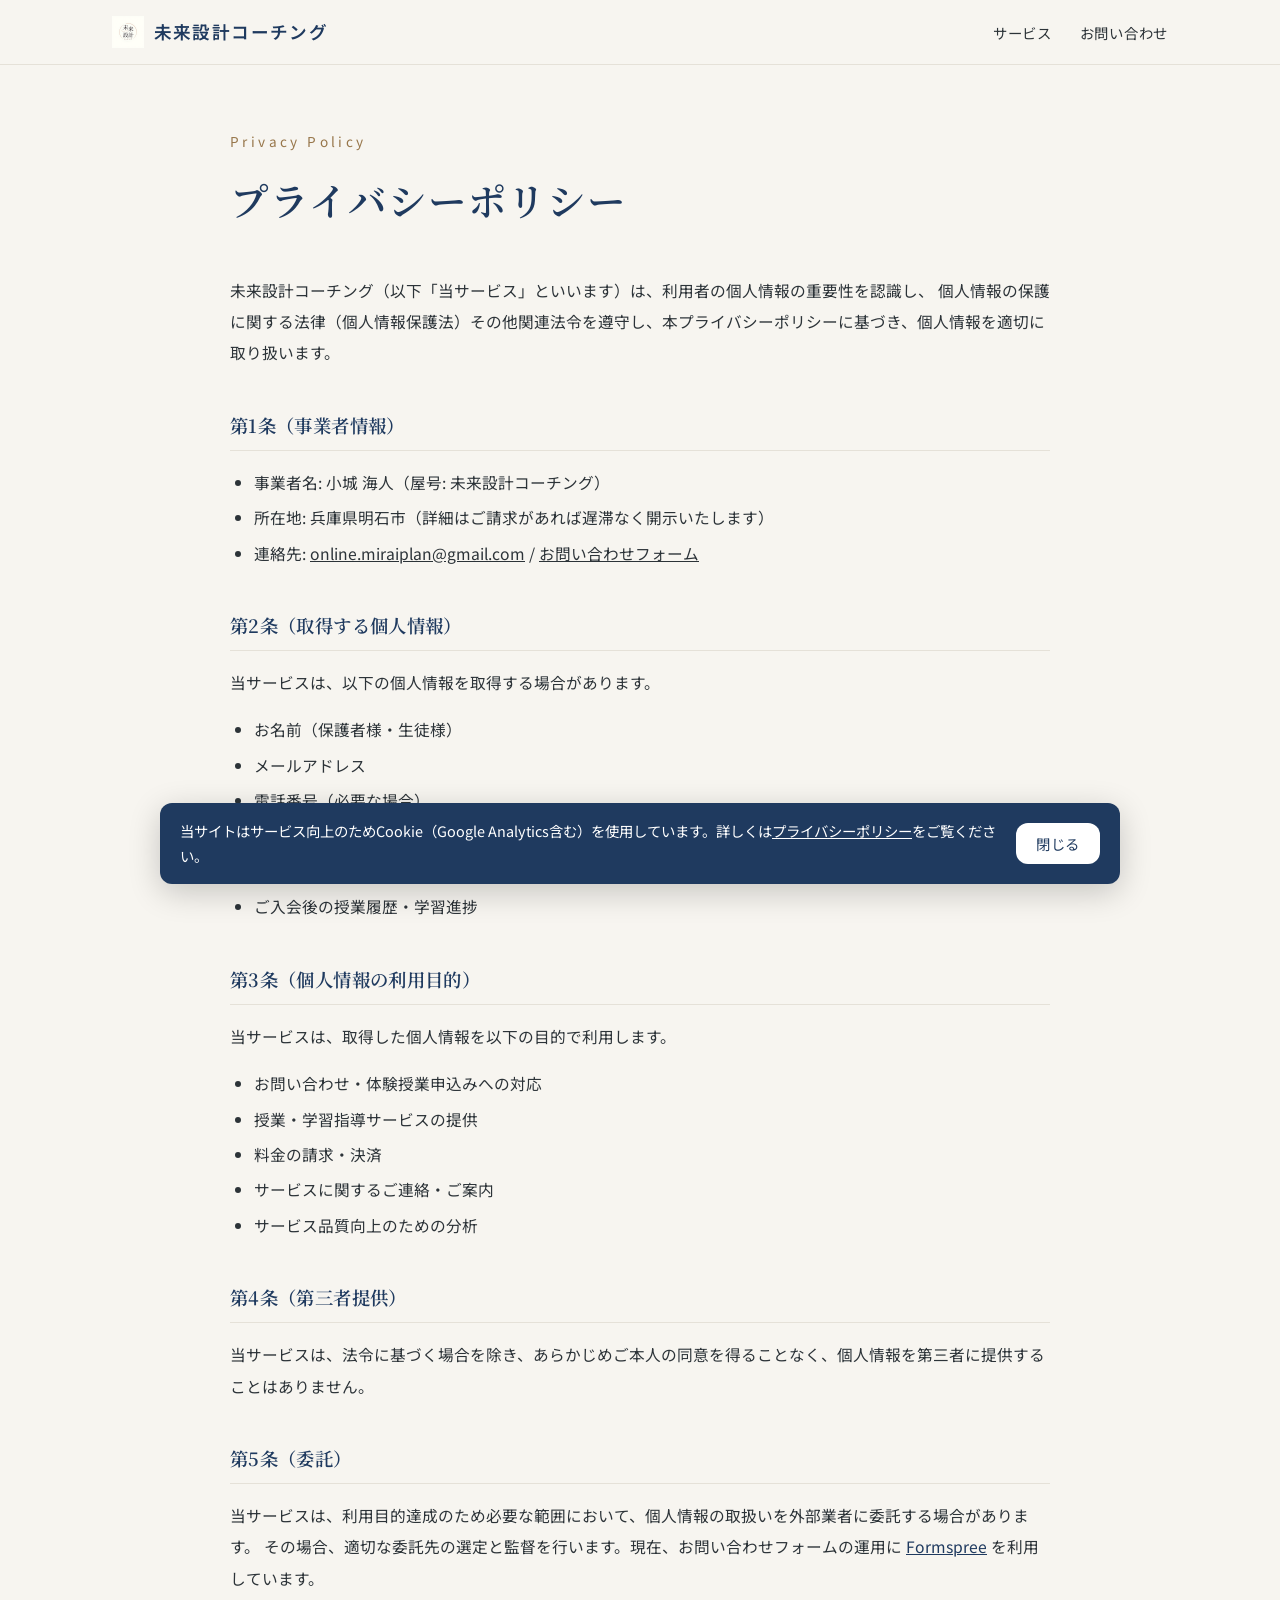
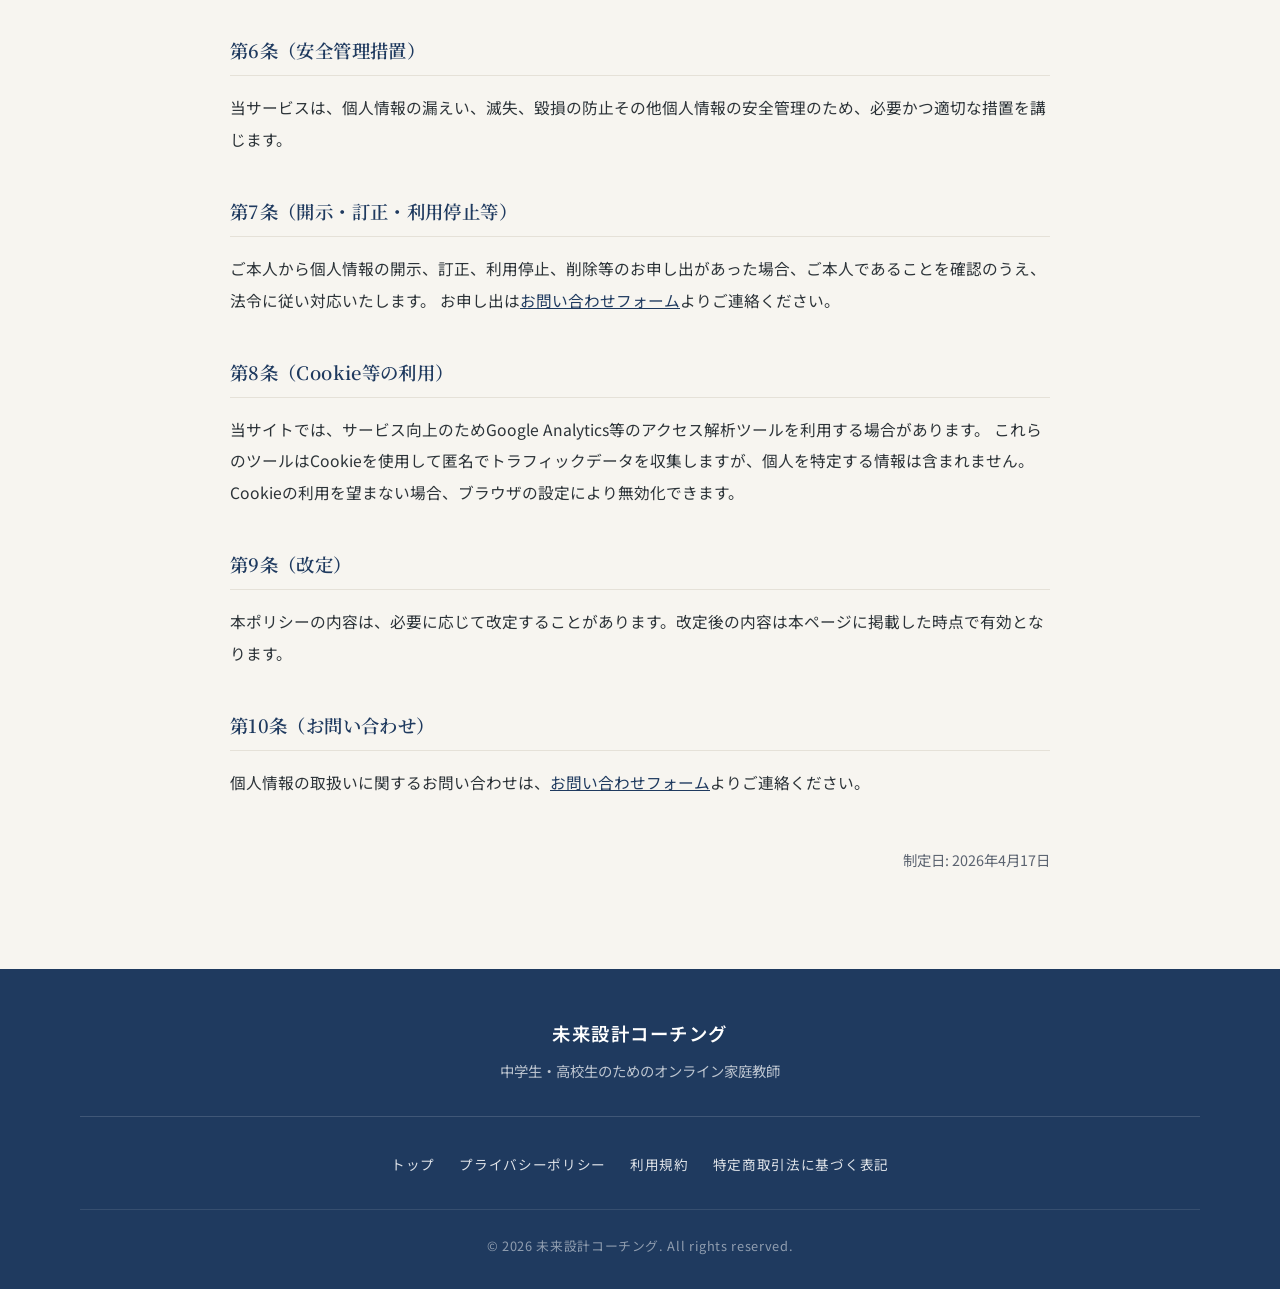
<file: privacy.html>
<!DOCTYPE html>
<html lang="ja">
<head>
  <meta charset="UTF-8">
  <meta name="viewport" content="width=device-width, initial-scale=1.0">
  <meta name="robots" content="noindex,follow">
  <title>プライバシーポリシー | 未来設計コーチング</title>
  <link rel="icon" href="images/logo.png" type="image/png">
  <link rel="preconnect" href="https://fonts.googleapis.com">
  <link rel="preconnect" href="https://fonts.gstatic.com" crossorigin>
  <link rel="stylesheet" href="https://fonts.googleapis.com/css2?family=Noto+Sans+JP:wght@400;500;600;700&family=Noto+Serif+JP:wght@500;600;700&display=swap">
  <link rel="stylesheet" href="style.css">

  <script async src="https://www.googletagmanager.com/gtag/js?id=G-MP6NMWTLZE"></script>
  <script>
    window.dataLayer = window.dataLayer || [];
    function gtag(){dataLayer.push(arguments);}
    gtag('js', new Date());
    gtag('config', 'G-MP6NMWTLZE');
  </script>
</head>
<body>
  <a href="#main" class="skip-link">本文へスキップ</a>
  <header class="header">
    <nav class="nav">
      <a href="./" class="nav__logo">
        <img src="images/logo.png" alt="" width="28" height="28" class="nav__logo-img">
        <span>未来設計コーチング</span>
      </a>
      <ul class="nav__menu">
        <li><a href="./#about">サービス</a></li>
        <li><a href="./#contact">お問い合わせ</a></li>
      </ul>
    </nav>
  </header>

  <main id="main" class="legal">
    <div class="legal__inner">
      <p class="section__eyebrow">Privacy Policy</p>
      <h1 class="legal__title">プライバシーポリシー</h1>
      <p class="legal__text">
        未来設計コーチング（以下「当サービス」といいます）は、利用者の個人情報の重要性を認識し、
        個人情報の保護に関する法律（個人情報保護法）その他関連法令を遵守し、本プライバシーポリシーに基づき、個人情報を適切に取り扱います。
      </p>

      <h2 class="legal__heading">第1条（事業者情報）</h2>
      <ul class="legal__list">
        <li>事業者名: 小城 海人（屋号: 未来設計コーチング）</li>
        <li>所在地: 兵庫県明石市（詳細はご請求があれば遅滞なく開示いたします）</li>
        <li>連絡先: <a href="mailto:online.miraiplan@gmail.com">online.miraiplan@gmail.com</a> / <a href="./#contact">お問い合わせフォーム</a></li>
      </ul>

      <h2 class="legal__heading">第2条（取得する個人情報）</h2>
      <p class="legal__text">当サービスは、以下の個人情報を取得する場合があります。</p>
      <ul class="legal__list">
        <li>お名前（保護者様・生徒様）</li>
        <li>メールアドレス</li>
        <li>電話番号（必要な場合）</li>
        <li>生徒様の学年・学習状況</li>
        <li>お問い合わせ内容</li>
        <li>ご入会後の授業履歴・学習進捗</li>
      </ul>

      <h2 class="legal__heading">第3条（個人情報の利用目的）</h2>
      <p class="legal__text">当サービスは、取得した個人情報を以下の目的で利用します。</p>
      <ul class="legal__list">
        <li>お問い合わせ・体験授業申込みへの対応</li>
        <li>授業・学習指導サービスの提供</li>
        <li>料金の請求・決済</li>
        <li>サービスに関するご連絡・ご案内</li>
        <li>サービス品質向上のための分析</li>
      </ul>

      <h2 class="legal__heading">第4条（第三者提供）</h2>
      <p class="legal__text">
        当サービスは、法令に基づく場合を除き、あらかじめご本人の同意を得ることなく、個人情報を第三者に提供することはありません。
      </p>

      <h2 class="legal__heading">第5条（委託）</h2>
      <p class="legal__text">
        当サービスは、利用目的達成のため必要な範囲において、個人情報の取扱いを外部業者に委託する場合があります。
        その場合、適切な委託先の選定と監督を行います。現在、お問い合わせフォームの運用に
        <a href="https://formspree.io/" target="_blank" rel="noopener">Formspree</a> を利用しています。
      </p>

      <h2 class="legal__heading">第6条（安全管理措置）</h2>
      <p class="legal__text">
        当サービスは、個人情報の漏えい、滅失、毀損の防止その他個人情報の安全管理のため、必要かつ適切な措置を講じます。
      </p>

      <h2 class="legal__heading">第7条（開示・訂正・利用停止等）</h2>
      <p class="legal__text">
        ご本人から個人情報の開示、訂正、利用停止、削除等のお申し出があった場合、ご本人であることを確認のうえ、法令に従い対応いたします。
        お申し出は<a href="./#contact">お問い合わせフォーム</a>よりご連絡ください。
      </p>

      <h2 class="legal__heading">第8条（Cookie等の利用）</h2>
      <p class="legal__text">
        当サイトでは、サービス向上のためGoogle Analytics等のアクセス解析ツールを利用する場合があります。
        これらのツールはCookieを使用して匿名でトラフィックデータを収集しますが、個人を特定する情報は含まれません。
        Cookieの利用を望まない場合、ブラウザの設定により無効化できます。
      </p>

      <h2 class="legal__heading">第9条（改定）</h2>
      <p class="legal__text">
        本ポリシーの内容は、必要に応じて改定することがあります。改定後の内容は本ページに掲載した時点で有効となります。
      </p>

      <h2 class="legal__heading">第10条（お問い合わせ）</h2>
      <p class="legal__text">
        個人情報の取扱いに関するお問い合わせは、<a href="./#contact">お問い合わせフォーム</a>よりご連絡ください。
      </p>

      <p class="legal__meta">制定日: 2026年4月17日</p>
    </div>
  </main>

  <footer class="footer">
    <div class="footer__inner">
      <p class="footer__logo">未来設計コーチング</p>
      <p class="footer__text">中学生・高校生のためのオンライン家庭教師</p>
      <ul class="footer__links">
        <li><a href="./">トップ</a></li>
        <li><a href="privacy.html">プライバシーポリシー</a></li>
        <li><a href="terms.html">利用規約</a></li>
        <li><a href="tokusho.html">特定商取引法に基づく表記</a></li>
      </ul>
      <p class="footer__copy">&copy; 2026 未来設計コーチング. All rights reserved.</p>
    </div>
  </footer>

  <div class="cookie-banner" id="cookie-banner" role="region" aria-label="Cookie利用についての通知" hidden>
    <p class="cookie-banner__text">
      当サイトはサービス向上のためCookie（Google Analytics含む）を使用しています。詳しくは<a href="privacy.html">プライバシーポリシー</a>をご覧ください。
    </p>
    <button type="button" class="cookie-banner__close" aria-label="通知を閉じる">閉じる</button>
  </div>

  <script>
    (function () {
      var banner = document.getElementById("cookie-banner");
      if (!banner) return;
      var dismissed = false;
      try { dismissed = localStorage.getItem("cookie-notice-dismissed") === "1"; } catch (e) {}
      if (dismissed) return;
      banner.hidden = false;
      banner.querySelector(".cookie-banner__close").addEventListener("click", function () {
        banner.hidden = true;
        try { localStorage.setItem("cookie-notice-dismissed", "1"); } catch (e) {}
      });
    })();
  </script>
</body>
</html>
</file>
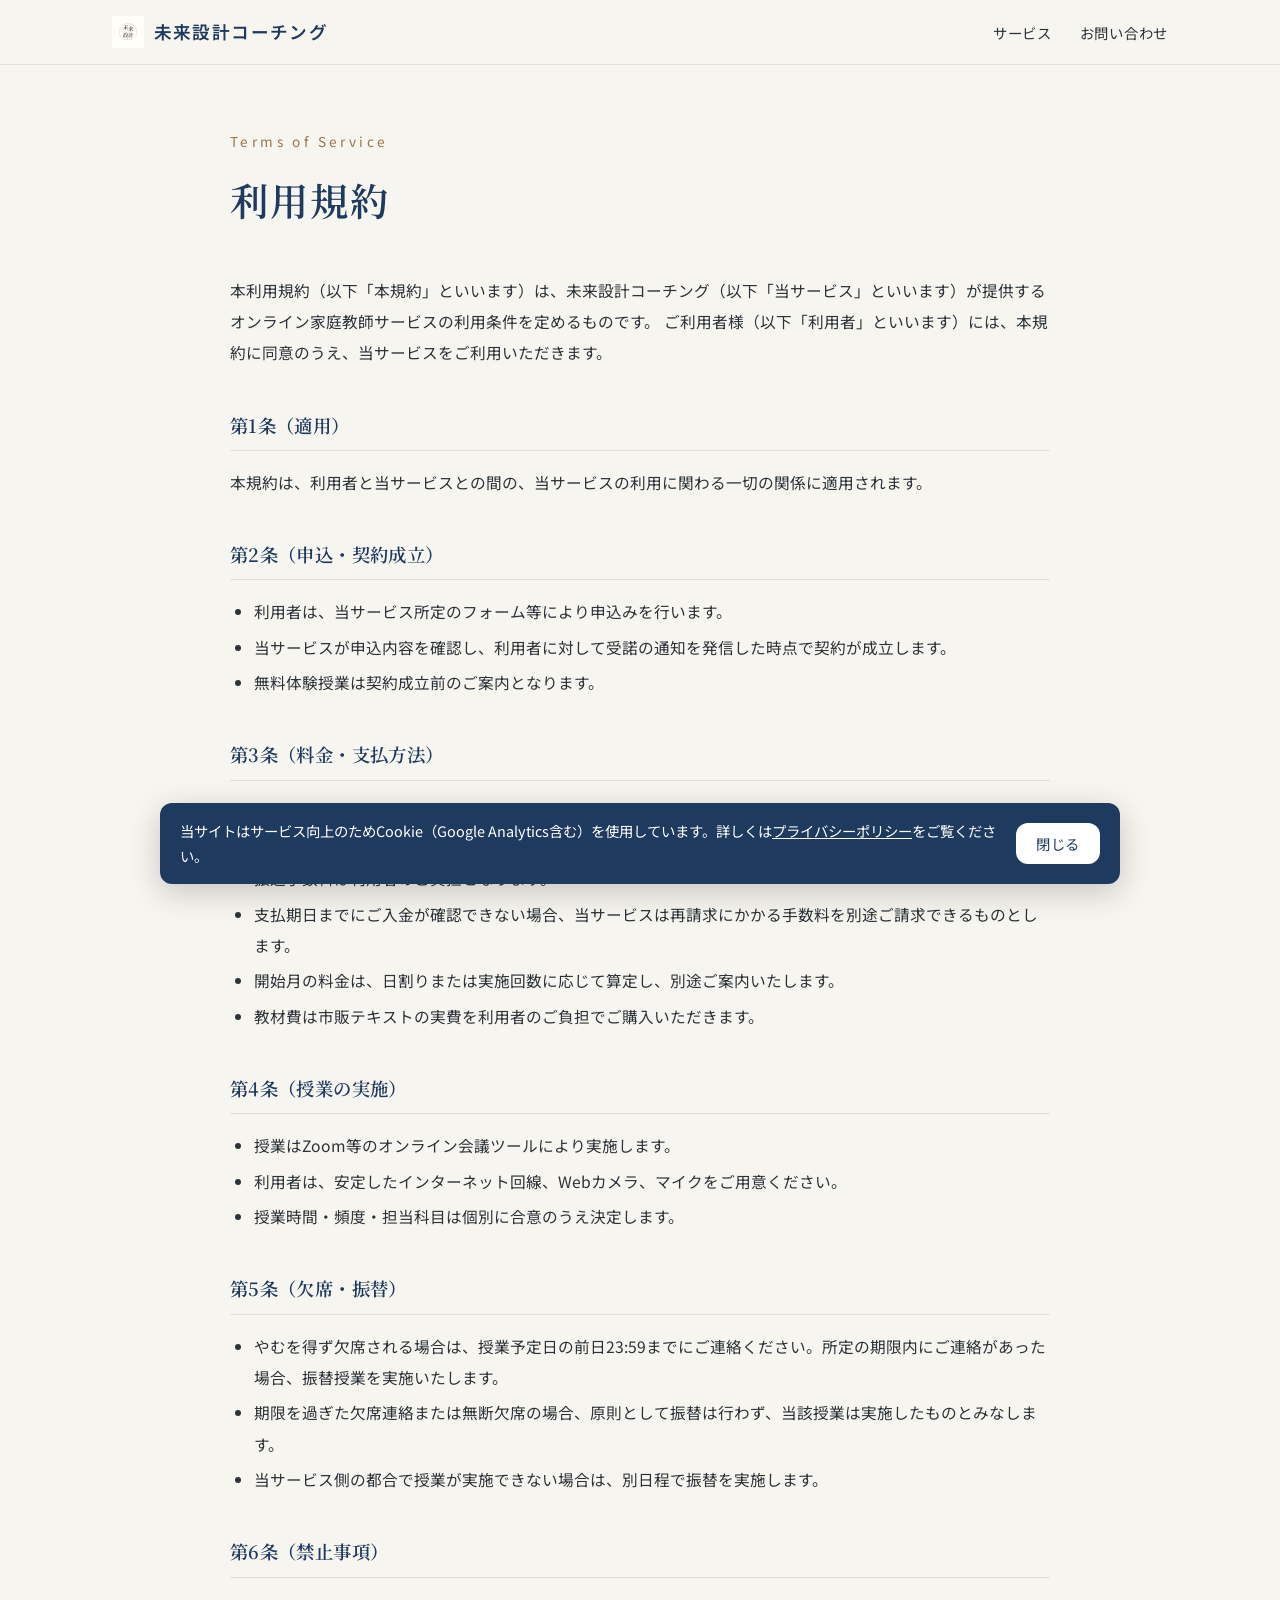
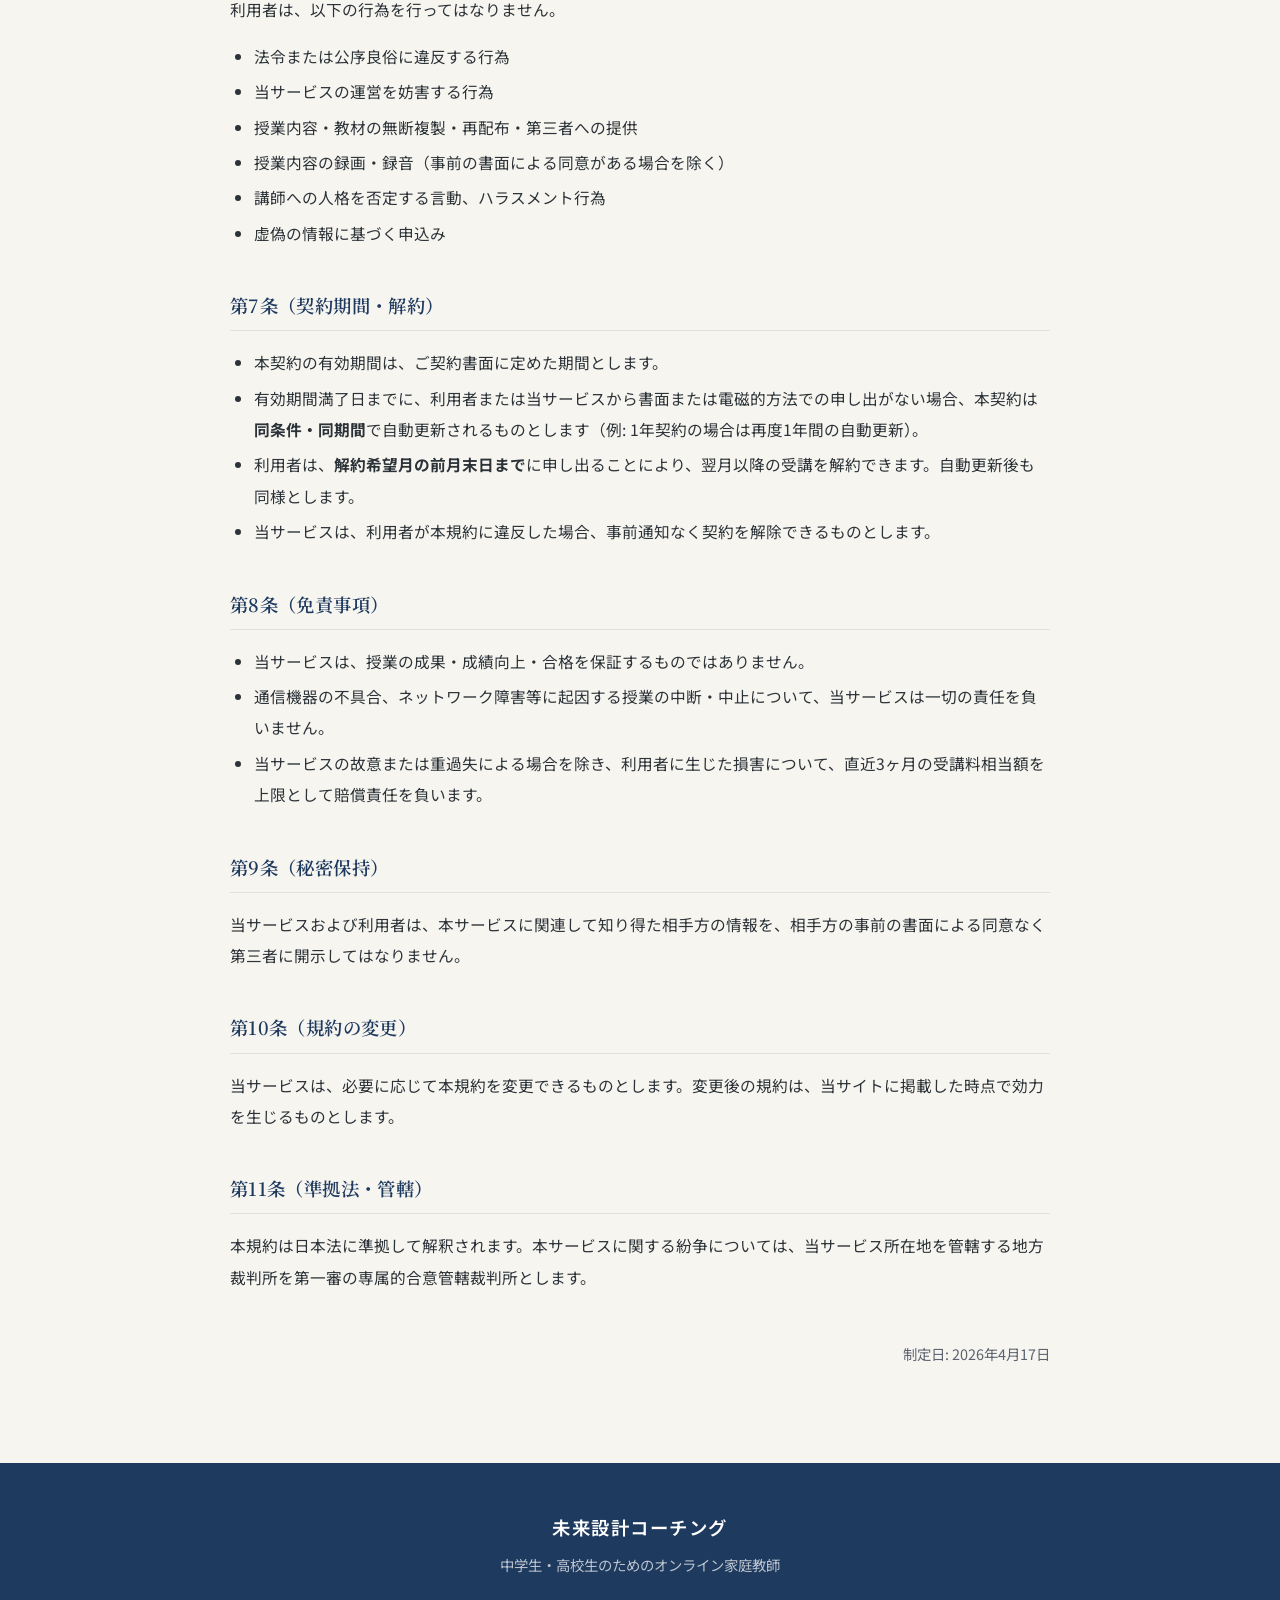
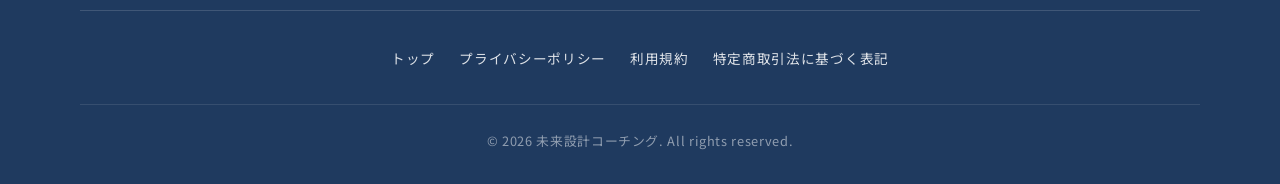
<file: terms.html>
<!DOCTYPE html>
<html lang="ja">
<head>
  <meta charset="UTF-8">
  <meta name="viewport" content="width=device-width, initial-scale=1.0">
  <meta name="robots" content="noindex,follow">
  <title>利用規約 | 未来設計コーチング</title>
  <link rel="icon" href="images/logo.png" type="image/png">
  <link rel="preconnect" href="https://fonts.googleapis.com">
  <link rel="preconnect" href="https://fonts.gstatic.com" crossorigin>
  <link rel="stylesheet" href="https://fonts.googleapis.com/css2?family=Noto+Sans+JP:wght@400;500;600;700&family=Noto+Serif+JP:wght@500;600;700&display=swap">
  <link rel="stylesheet" href="style.css">

  <script async src="https://www.googletagmanager.com/gtag/js?id=G-MP6NMWTLZE"></script>
  <script>
    window.dataLayer = window.dataLayer || [];
    function gtag(){dataLayer.push(arguments);}
    gtag('js', new Date());
    gtag('config', 'G-MP6NMWTLZE');
  </script>
</head>
<body>
  <a href="#main" class="skip-link">本文へスキップ</a>
  <header class="header">
    <nav class="nav">
      <a href="./" class="nav__logo">
        <img src="images/logo.png" alt="" width="28" height="28" class="nav__logo-img">
        <span>未来設計コーチング</span>
      </a>
      <ul class="nav__menu">
        <li><a href="./#about">サービス</a></li>
        <li><a href="./#contact">お問い合わせ</a></li>
      </ul>
    </nav>
  </header>

  <main id="main" class="legal">
    <div class="legal__inner">
      <p class="section__eyebrow">Terms of Service</p>
      <h1 class="legal__title">利用規約</h1>
      <p class="legal__text">
        本利用規約（以下「本規約」といいます）は、未来設計コーチング（以下「当サービス」といいます）が提供するオンライン家庭教師サービスの利用条件を定めるものです。
        ご利用者様（以下「利用者」といいます）には、本規約に同意のうえ、当サービスをご利用いただきます。
      </p>

      <h2 class="legal__heading">第1条（適用）</h2>
      <p class="legal__text">
        本規約は、利用者と当サービスとの間の、当サービスの利用に関わる一切の関係に適用されます。
      </p>

      <h2 class="legal__heading">第2条（申込・契約成立）</h2>
      <ul class="legal__list">
        <li>利用者は、当サービス所定のフォーム等により申込みを行います。</li>
        <li>当サービスが申込内容を確認し、利用者に対して受諾の通知を発信した時点で契約が成立します。</li>
        <li>無料体験授業は契約成立前のご案内となります。</li>
      </ul>

      <h2 class="legal__heading">第3条（料金・支払方法）</h2>
      <ul class="legal__list">
        <li>料金は、当サービスが提示する金額とし、利用者は<strong>前月20日までに翌月分</strong>の料金を、当サービス指定の口座へ銀行振込にてお支払いいただきます（前払い制）。</li>
        <li>振込手数料は利用者のご負担となります。</li>
        <li>支払期日までにご入金が確認できない場合、当サービスは再請求にかかる手数料を別途ご請求できるものとします。</li>
        <li>開始月の料金は、日割りまたは実施回数に応じて算定し、別途ご案内いたします。</li>
        <li>教材費は市販テキストの実費を利用者のご負担でご購入いただきます。</li>
      </ul>

      <h2 class="legal__heading">第4条（授業の実施）</h2>
      <ul class="legal__list">
        <li>授業はZoom等のオンライン会議ツールにより実施します。</li>
        <li>利用者は、安定したインターネット回線、Webカメラ、マイクをご用意ください。</li>
        <li>授業時間・頻度・担当科目は個別に合意のうえ決定します。</li>
      </ul>

      <h2 class="legal__heading">第5条（欠席・振替）</h2>
      <ul class="legal__list">
        <li>やむを得ず欠席される場合は、授業予定日の前日23:59までにご連絡ください。所定の期限内にご連絡があった場合、振替授業を実施いたします。</li>
        <li>期限を過ぎた欠席連絡または無断欠席の場合、原則として振替は行わず、当該授業は実施したものとみなします。</li>
        <li>当サービス側の都合で授業が実施できない場合は、別日程で振替を実施します。</li>
      </ul>

      <h2 class="legal__heading">第6条（禁止事項）</h2>
      <p class="legal__text">利用者は、以下の行為を行ってはなりません。</p>
      <ul class="legal__list">
        <li>法令または公序良俗に違反する行為</li>
        <li>当サービスの運営を妨害する行為</li>
        <li>授業内容・教材の無断複製・再配布・第三者への提供</li>
        <li>授業内容の録画・録音（事前の書面による同意がある場合を除く）</li>
        <li>講師への人格を否定する言動、ハラスメント行為</li>
        <li>虚偽の情報に基づく申込み</li>
      </ul>

      <h2 class="legal__heading">第7条（契約期間・解約）</h2>
      <ul class="legal__list">
        <li>本契約の有効期間は、ご契約書面に定めた期間とします。</li>
        <li>有効期間満了日までに、利用者または当サービスから書面または電磁的方法での申し出がない場合、本契約は<strong>同条件・同期間</strong>で自動更新されるものとします（例: 1年契約の場合は再度1年間の自動更新）。</li>
        <li>利用者は、<strong>解約希望月の前月末日まで</strong>に申し出ることにより、翌月以降の受講を解約できます。自動更新後も同様とします。</li>
        <li>当サービスは、利用者が本規約に違反した場合、事前通知なく契約を解除できるものとします。</li>
      </ul>

      <h2 class="legal__heading">第8条（免責事項）</h2>
      <ul class="legal__list">
        <li>当サービスは、授業の成果・成績向上・合格を保証するものではありません。</li>
        <li>通信機器の不具合、ネットワーク障害等に起因する授業の中断・中止について、当サービスは一切の責任を負いません。</li>
        <li>当サービスの故意または重過失による場合を除き、利用者に生じた損害について、直近3ヶ月の受講料相当額を上限として賠償責任を負います。</li>
      </ul>

      <h2 class="legal__heading">第9条（秘密保持）</h2>
      <p class="legal__text">
        当サービスおよび利用者は、本サービスに関連して知り得た相手方の情報を、相手方の事前の書面による同意なく第三者に開示してはなりません。
      </p>

      <h2 class="legal__heading">第10条（規約の変更）</h2>
      <p class="legal__text">
        当サービスは、必要に応じて本規約を変更できるものとします。変更後の規約は、当サイトに掲載した時点で効力を生じるものとします。
      </p>

      <h2 class="legal__heading">第11条（準拠法・管轄）</h2>
      <p class="legal__text">
        本規約は日本法に準拠して解釈されます。本サービスに関する紛争については、当サービス所在地を管轄する地方裁判所を第一審の専属的合意管轄裁判所とします。
      </p>

      <p class="legal__meta">制定日: 2026年4月17日</p>
    </div>
  </main>

  <footer class="footer">
    <div class="footer__inner">
      <p class="footer__logo">未来設計コーチング</p>
      <p class="footer__text">中学生・高校生のためのオンライン家庭教師</p>
      <ul class="footer__links">
        <li><a href="./">トップ</a></li>
        <li><a href="privacy.html">プライバシーポリシー</a></li>
        <li><a href="terms.html">利用規約</a></li>
        <li><a href="tokusho.html">特定商取引法に基づく表記</a></li>
      </ul>
      <p class="footer__copy">&copy; 2026 未来設計コーチング. All rights reserved.</p>
    </div>
  </footer>

  <div class="cookie-banner" id="cookie-banner" role="region" aria-label="Cookie利用についての通知" hidden>
    <p class="cookie-banner__text">
      当サイトはサービス向上のためCookie（Google Analytics含む）を使用しています。詳しくは<a href="privacy.html">プライバシーポリシー</a>をご覧ください。
    </p>
    <button type="button" class="cookie-banner__close" aria-label="通知を閉じる">閉じる</button>
  </div>

  <script>
    (function () {
      var banner = document.getElementById("cookie-banner");
      if (!banner) return;
      var dismissed = false;
      try { dismissed = localStorage.getItem("cookie-notice-dismissed") === "1"; } catch (e) {}
      if (dismissed) return;
      banner.hidden = false;
      banner.querySelector(".cookie-banner__close").addEventListener("click", function () {
        banner.hidden = true;
        try { localStorage.setItem("cookie-notice-dismissed", "1"); } catch (e) {}
      });
    })();
  </script>
</body>
</html>
</file>
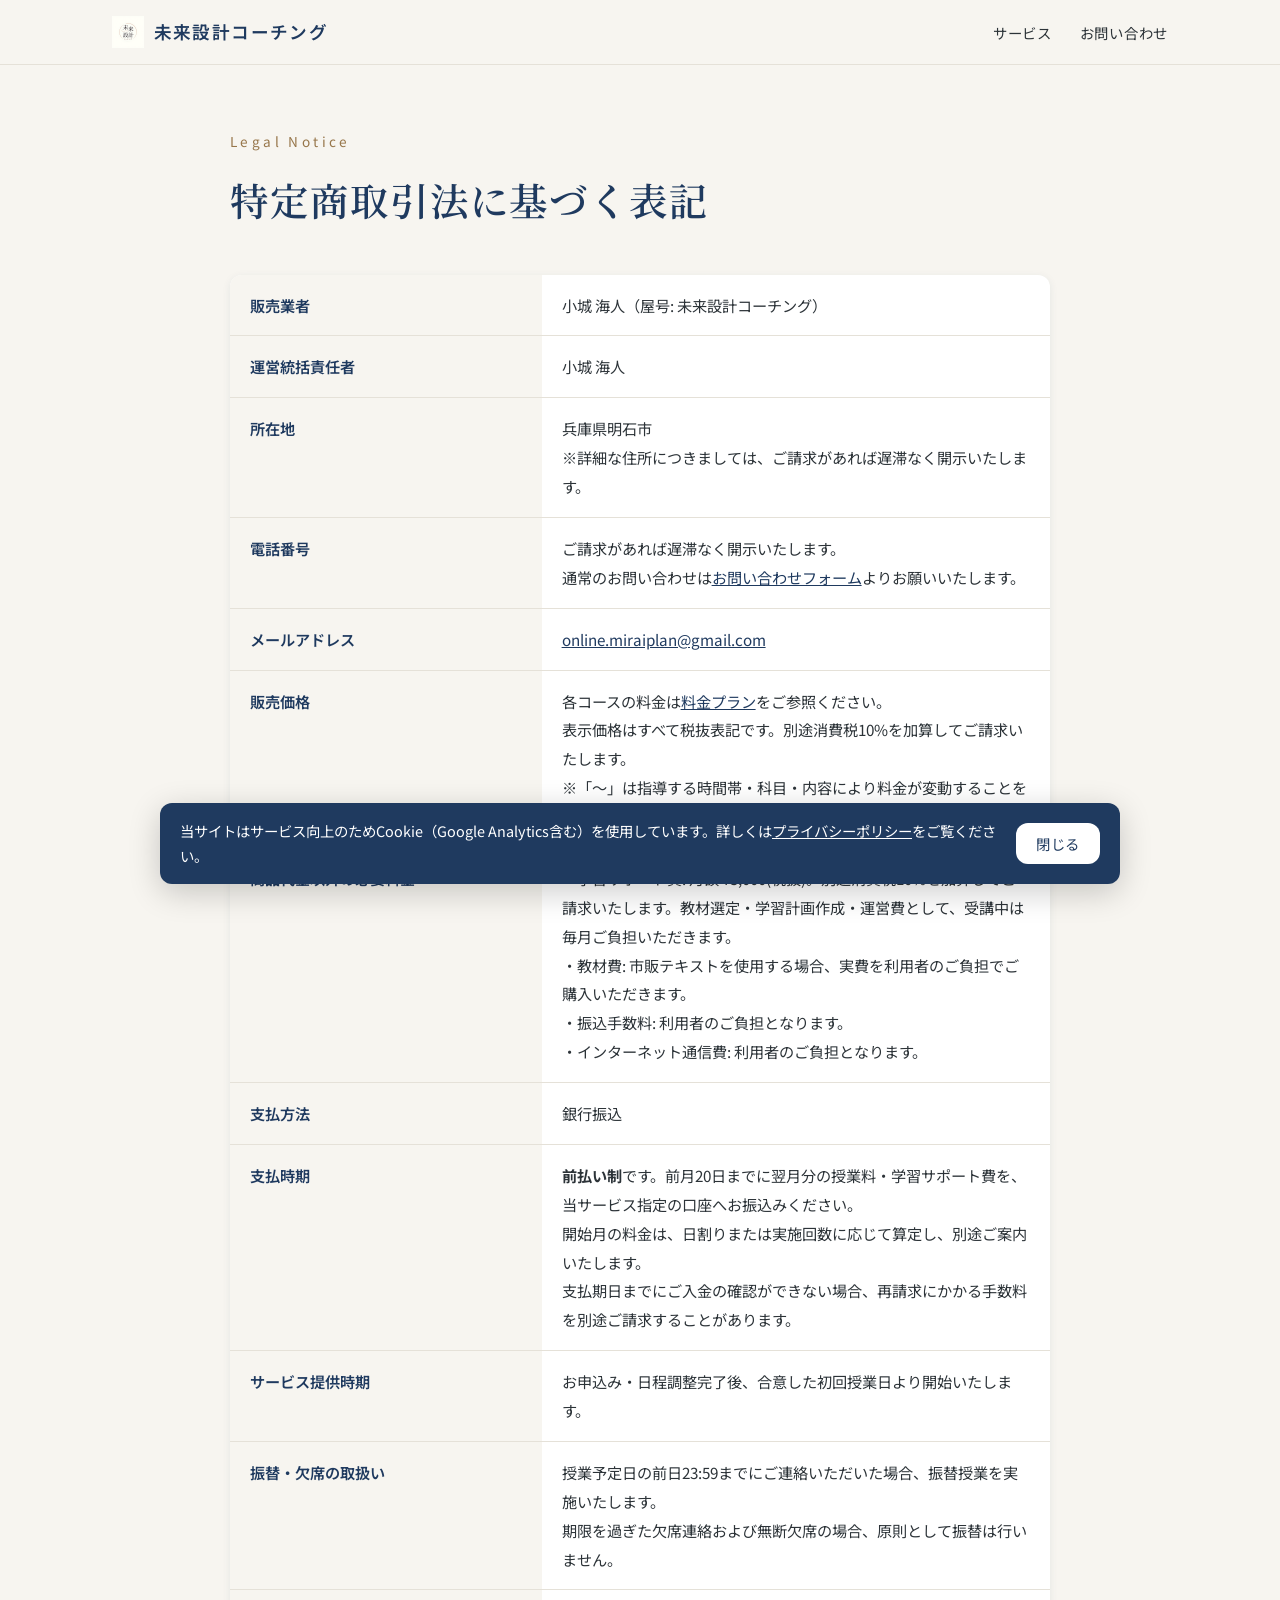
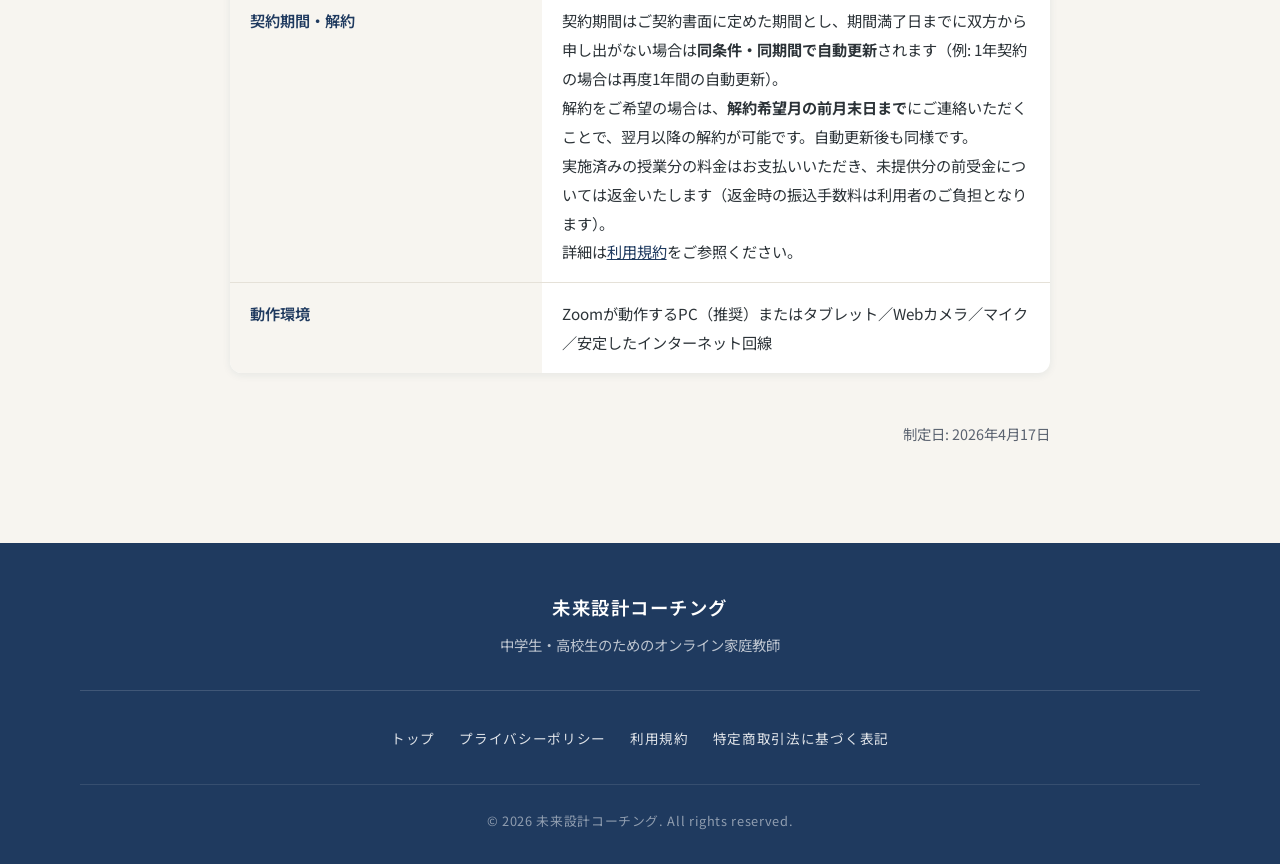
<file: tokusho.html>
<!DOCTYPE html>
<html lang="ja">
<head>
  <meta charset="UTF-8">
  <meta name="viewport" content="width=device-width, initial-scale=1.0">
  <meta name="robots" content="noindex,follow">
  <title>特定商取引法に基づく表記 | 未来設計コーチング</title>
  <link rel="icon" href="images/logo.png" type="image/png">
  <link rel="preconnect" href="https://fonts.googleapis.com">
  <link rel="preconnect" href="https://fonts.gstatic.com" crossorigin>
  <link rel="stylesheet" href="https://fonts.googleapis.com/css2?family=Noto+Sans+JP:wght@400;500;600;700&family=Noto+Serif+JP:wght@500;600;700&display=swap">
  <link rel="stylesheet" href="style.css">

  <script async src="https://www.googletagmanager.com/gtag/js?id=G-MP6NMWTLZE"></script>
  <script>
    window.dataLayer = window.dataLayer || [];
    function gtag(){dataLayer.push(arguments);}
    gtag('js', new Date());
    gtag('config', 'G-MP6NMWTLZE');
  </script>
</head>
<body>
  <a href="#main" class="skip-link">本文へスキップ</a>
  <header class="header">
    <nav class="nav">
      <a href="./" class="nav__logo">
        <img src="images/logo.png" alt="" width="28" height="28" class="nav__logo-img">
        <span>未来設計コーチング</span>
      </a>
      <ul class="nav__menu">
        <li><a href="./#about">サービス</a></li>
        <li><a href="./#contact">お問い合わせ</a></li>
      </ul>
    </nav>
  </header>

  <main id="main" class="legal">
    <div class="legal__inner">
      <p class="section__eyebrow">Legal Notice</p>
      <h1 class="legal__title">特定商取引法に基づく表記</h1>

      <table class="legal__table">
        <tbody>
          <tr>
            <th>販売業者</th>
            <td>小城 海人（屋号: 未来設計コーチング）</td>
          </tr>
          <tr>
            <th>運営統括責任者</th>
            <td>小城 海人</td>
          </tr>
          <tr>
            <th>所在地</th>
            <td>兵庫県明石市<br>※詳細な住所につきましては、ご請求があれば遅滞なく開示いたします。</td>
          </tr>
          <tr>
            <th>電話番号</th>
            <td>ご請求があれば遅滞なく開示いたします。<br>通常のお問い合わせは<a href="./#contact">お問い合わせフォーム</a>よりお願いいたします。</td>
          </tr>
          <tr>
            <th>メールアドレス</th>
            <td><a href="mailto:online.miraiplan@gmail.com">online.miraiplan@gmail.com</a></td>
          </tr>
          <tr>
            <th>販売価格</th>
            <td>各コースの料金は<a href="./#price">料金プラン</a>をご参照ください。<br>表示価格はすべて税抜表記です。別途消費税10%を加算してご請求いたします。<br>※「〜」は指導する時間帯・科目・内容により料金が変動することを示します。</td>
          </tr>
          <tr>
            <th>商品代金以外の必要料金</th>
            <td>
              ・学習サポート費: 月額 ¥3,000(税抜)。別途消費税10%を加算してご請求いたします。教材選定・学習計画作成・運営費として、受講中は毎月ご負担いただきます。<br>
              ・教材費: 市販テキストを使用する場合、実費を利用者のご負担でご購入いただきます。<br>
              ・振込手数料: 利用者のご負担となります。<br>
              ・インターネット通信費: 利用者のご負担となります。
            </td>
          </tr>
          <tr>
            <th>支払方法</th>
            <td>銀行振込</td>
          </tr>
          <tr>
            <th>支払時期</th>
            <td>
              <strong>前払い制</strong>です。前月20日までに翌月分の授業料・学習サポート費を、当サービス指定の口座へお振込みください。<br>
              開始月の料金は、日割りまたは実施回数に応じて算定し、別途ご案内いたします。<br>
              支払期日までにご入金の確認ができない場合、再請求にかかる手数料を別途ご請求することがあります。
            </td>
          </tr>
          <tr>
            <th>サービス提供時期</th>
            <td>お申込み・日程調整完了後、合意した初回授業日より開始いたします。</td>
          </tr>
          <tr>
            <th>振替・欠席の取扱い</th>
            <td>
              授業予定日の前日23:59までにご連絡いただいた場合、振替授業を実施いたします。<br>
              期限を過ぎた欠席連絡および無断欠席の場合、原則として振替は行いません。
            </td>
          </tr>
          <tr>
            <th>契約期間・解約</th>
            <td>
              契約期間はご契約書面に定めた期間とし、期間満了日までに双方から申し出がない場合は<strong>同条件・同期間で自動更新</strong>されます（例: 1年契約の場合は再度1年間の自動更新）。<br>
              解約をご希望の場合は、<strong>解約希望月の前月末日まで</strong>にご連絡いただくことで、翌月以降の解約が可能です。自動更新後も同様です。<br>
              実施済みの授業分の料金はお支払いいただき、未提供分の前受金については返金いたします（返金時の振込手数料は利用者のご負担となります）。<br>
              詳細は<a href="terms.html">利用規約</a>をご参照ください。
            </td>
          </tr>
          <tr>
            <th>動作環境</th>
            <td>
              Zoomが動作するPC（推奨）またはタブレット／Webカメラ／マイク／安定したインターネット回線
            </td>
          </tr>
        </tbody>
      </table>

      <p class="legal__meta">制定日: 2026年4月17日</p>
    </div>
  </main>

  <footer class="footer">
    <div class="footer__inner">
      <p class="footer__logo">未来設計コーチング</p>
      <p class="footer__text">中学生・高校生のためのオンライン家庭教師</p>
      <ul class="footer__links">
        <li><a href="./">トップ</a></li>
        <li><a href="privacy.html">プライバシーポリシー</a></li>
        <li><a href="terms.html">利用規約</a></li>
        <li><a href="tokusho.html">特定商取引法に基づく表記</a></li>
      </ul>
      <p class="footer__copy">&copy; 2026 未来設計コーチング. All rights reserved.</p>
    </div>
  </footer>

  <div class="cookie-banner" id="cookie-banner" role="region" aria-label="Cookie利用についての通知" hidden>
    <p class="cookie-banner__text">
      当サイトはサービス向上のためCookie（Google Analytics含む）を使用しています。詳しくは<a href="privacy.html">プライバシーポリシー</a>をご覧ください。
    </p>
    <button type="button" class="cookie-banner__close" aria-label="通知を閉じる">閉じる</button>
  </div>

  <script>
    (function () {
      var banner = document.getElementById("cookie-banner");
      if (!banner) return;
      var dismissed = false;
      try { dismissed = localStorage.getItem("cookie-notice-dismissed") === "1"; } catch (e) {}
      if (dismissed) return;
      banner.hidden = false;
      banner.querySelector(".cookie-banner__close").addEventListener("click", function () {
        banner.hidden = true;
        try { localStorage.setItem("cookie-notice-dismissed", "1"); } catch (e) {}
      });
    })();
  </script>
</body>
</html>
</file>
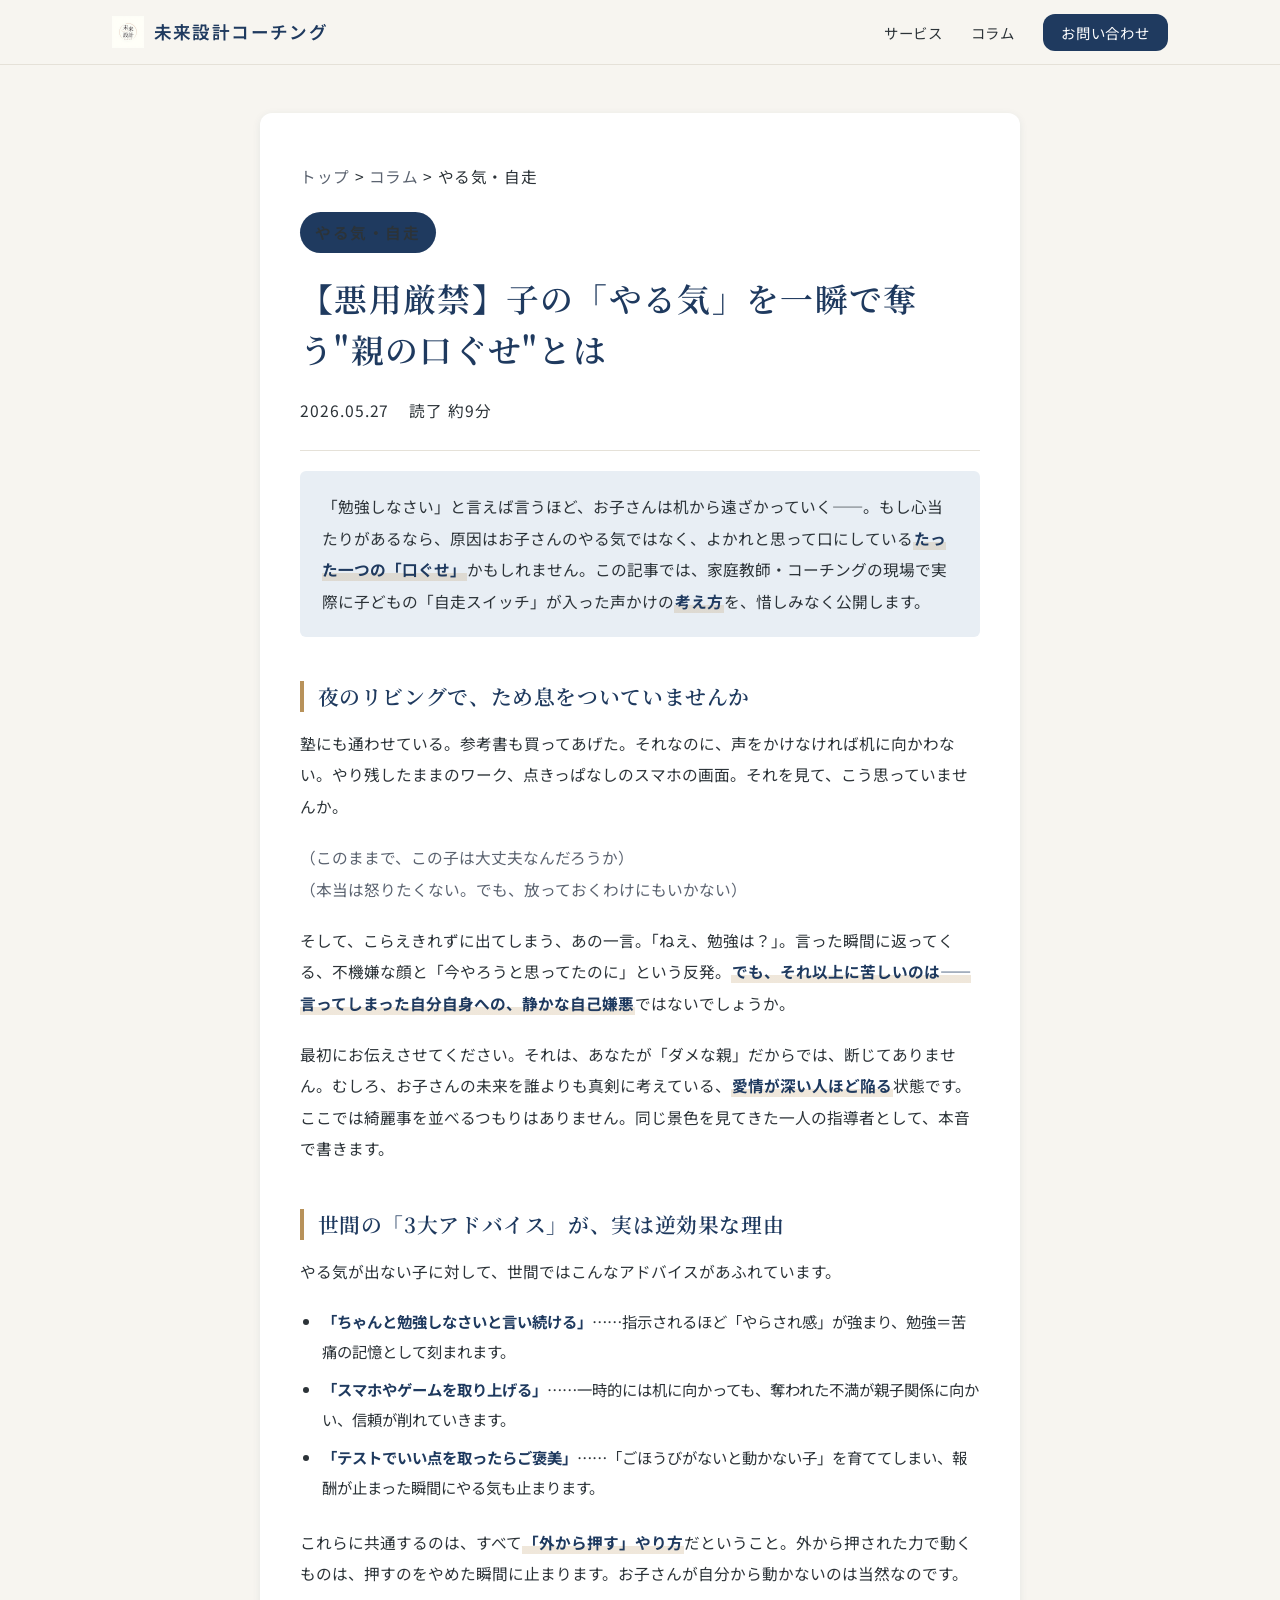
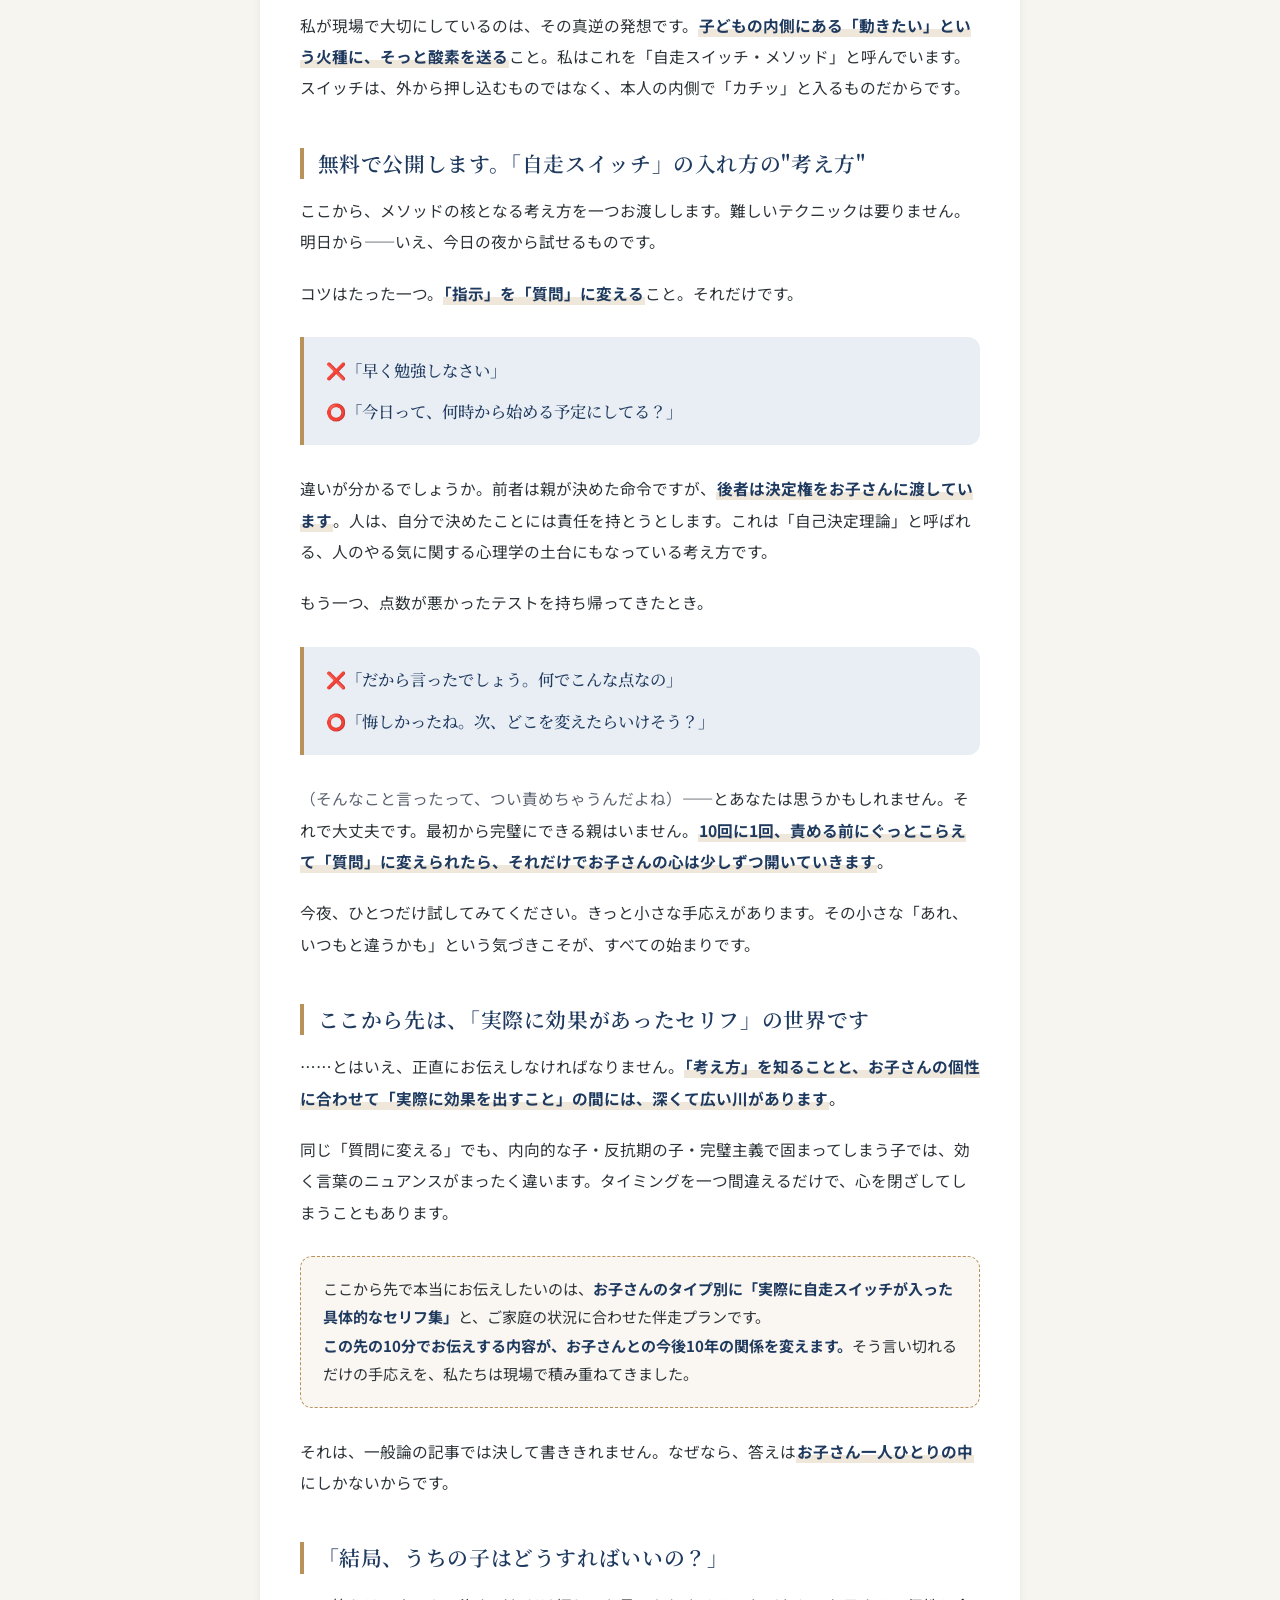
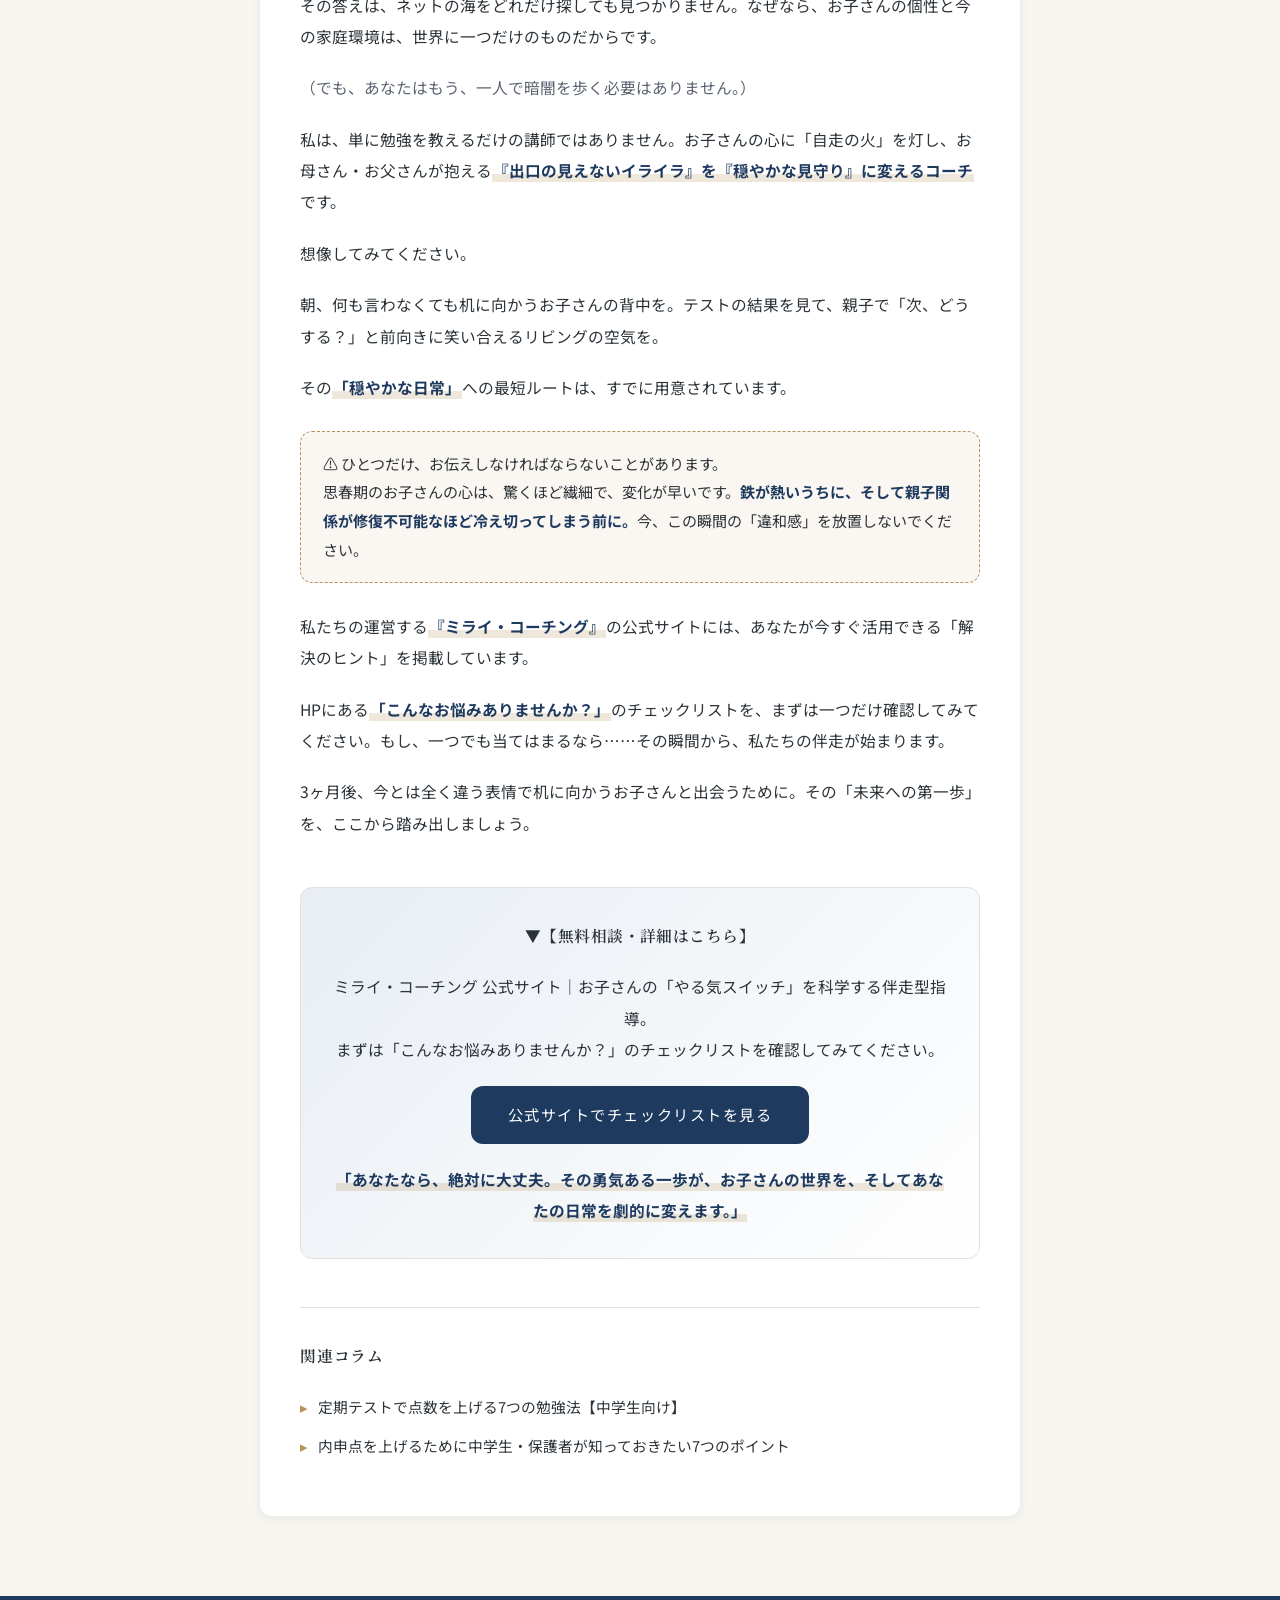
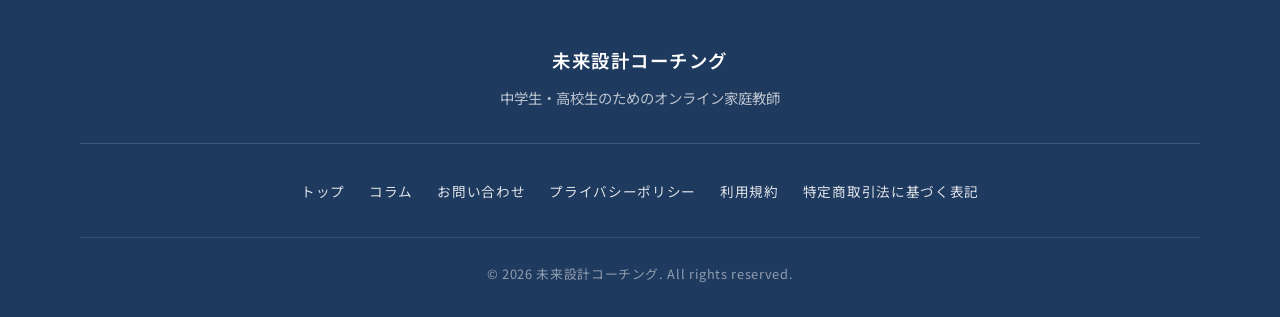
<file: blog/jisou-switch-method.html>
<!DOCTYPE html>
<html lang="ja">
<head>
  <meta charset="UTF-8">
  <meta name="viewport" content="width=device-width, initial-scale=1.0">
  <title>【悪用厳禁】子の「やる気」を一瞬で奪う"親の口ぐせ"とは | 未来設計コーチング</title>
  <meta name="description" content="「勉強しなさい」は逆効果。お子さんの自走スイッチを入れる声かけの考え方を、家庭教師・コーチングの現場から保護者向けに解説します。指示を質問に変える"自走スイッチ・メソッド"の入口を公開。">
  <meta name="theme-color" content="#1f3a5f">

  <link rel="canonical" href="https://online-miraiplan.github.io/mirai-coaching/blog/jisou-switch-method.html">
  <link rel="icon" href="../images/logo.png" type="image/png">

  <meta property="og:type" content="article">
  <meta property="og:url" content="https://online-miraiplan.github.io/mirai-coaching/blog/jisou-switch-method.html">
  <meta property="og:title" content="【悪用厳禁】子の「やる気」を一瞬で奪う&quot;親の口ぐせ&quot;とは">
  <meta property="og:description" content="「勉強しなさい」を封印すると、子どもは動き出す。自走スイッチを入れる声かけの考え方を公開します。">
  <meta property="og:image" content="https://online-miraiplan.github.io/mirai-coaching/og-image.png">
  <meta property="og:site_name" content="未来設計コーチング">
  <meta property="og:locale" content="ja_JP">

  <link rel="preconnect" href="https://fonts.googleapis.com">
  <link rel="preconnect" href="https://fonts.gstatic.com" crossorigin>
  <link rel="stylesheet" href="https://fonts.googleapis.com/css2?family=Noto+Sans+JP:wght@400;500;600;700&family=Noto+Serif+JP:wght@500;600;700&display=swap">
  <link rel="stylesheet" href="../style.css">

  <script async src="https://www.googletagmanager.com/gtag/js?id=G-MP6NMWTLZE"></script>
  <script>
    window.dataLayer = window.dataLayer || [];
    function gtag(){dataLayer.push(arguments);}
    gtag('js', new Date());
    gtag('config', 'G-MP6NMWTLZE');
  </script>
</head>
<body>
  <a href="#main" class="skip-link">本文へスキップ</a>
  <header class="header">
    <nav class="nav">
      <a href="../" class="nav__logo" aria-label="未来設計コーチング トップへ">
        <img src="../images/logo.png" alt="" width="28" height="28" class="nav__logo-img">
        <span>未来設計コーチング</span>
      </a>
      <ul class="nav__menu">
        <li><a href="../#about">サービス</a></li>
        <li><a href="./">コラム</a></li>
        <li><a href="../contact.html" class="nav__cta">お問い合わせ</a></li>
      </ul>
    </nav>
  </header>

  <main id="main" class="article">
    <article class="article__inner">
      <p class="article__breadcrumb"><a href="../">トップ</a> &gt; <a href="./">コラム</a> &gt; やる気・自走</p>
      <p class="article__category">やる気・自走</p>
      <h1 class="article__title">【悪用厳禁】子の「やる気」を一瞬で奪う"親の口ぐせ"とは</h1>
      <p class="article__meta">
        <time datetime="2026-05-27">2026.05.27</time>
        <span>読了 約9分</span>
      </p>

      <p class="article__lead">
        「勉強しなさい」と言えば言うほど、お子さんは机から遠ざかっていく——。もし心当たりがあるなら、原因はお子さんのやる気ではなく、よかれと思って口にしている<strong>たった一つの「口ぐせ」</strong>かもしれません。この記事では、家庭教師・コーチングの現場で実際に子どもの「自走スイッチ」が入った声かけの<strong>考え方</strong>を、惜しみなく公開します。
      </p>

      <h2 class="article__h2">夜のリビングで、ため息をついていませんか</h2>
      <p>
        塾にも通わせている。参考書も買ってあげた。それなのに、声をかけなければ机に向かわない。やり残したままのワーク、点きっぱなしのスマホの画面。それを見て、こう思っていませんか。
      </p>
      <p>
        <span class="article__voice">（このままで、この子は大丈夫なんだろうか）</span><br>
        <span class="article__voice">（本当は怒りたくない。でも、放っておくわけにもいかない）</span>
      </p>
      <p>
        そして、こらえきれずに出てしまう、あの一言。「ねえ、勉強は？」。言った瞬間に返ってくる、不機嫌な顔と「今やろうと思ってたのに」という反発。<strong>でも、それ以上に苦しいのは——言ってしまった自分自身への、静かな自己嫌悪</strong>ではないでしょうか。
      </p>
      <p>
        最初にお伝えさせてください。それは、あなたが「ダメな親」だからでは、断じてありません。むしろ、お子さんの未来を誰よりも真剣に考えている、<strong>愛情が深い人ほど陥る</strong>状態です。ここでは綺麗事を並べるつもりはありません。同じ景色を見てきた一人の指導者として、本音で書きます。
      </p>

      <h2 class="article__h2">世間の「3大アドバイス」が、実は逆効果な理由</h2>
      <p>
        やる気が出ない子に対して、世間ではこんなアドバイスがあふれています。
      </p>
      <ul class="article__list">
        <li><strong>「ちゃんと勉強しなさいと言い続ける」</strong>……指示されるほど「やらされ感」が強まり、勉強＝苦痛の記憶として刻まれます。</li>
        <li><strong>「スマホやゲームを取り上げる」</strong>……一時的には机に向かっても、奪われた不満が親子関係に向かい、信頼が削れていきます。</li>
        <li><strong>「テストでいい点を取ったらご褒美」</strong>……「ごほうびがないと動かない子」を育ててしまい、報酬が止まった瞬間にやる気も止まります。</li>
      </ul>
      <p>
        これらに共通するのは、すべて<strong>「外から押す」やり方</strong>だということ。外から押された力で動くものは、押すのをやめた瞬間に止まります。お子さんが自分から動かないのは当然なのです。
      </p>
      <p>
        私が現場で大切にしているのは、その真逆の発想です。<strong>子どもの内側にある「動きたい」という火種に、そっと酸素を送る</strong>こと。私はこれを「自走スイッチ・メソッド」と呼んでいます。スイッチは、外から押し込むものではなく、本人の内側で「カチッ」と入るものだからです。
      </p>

      <h2 class="article__h2">無料で公開します。「自走スイッチ」の入れ方の"考え方"</h2>
      <p>
        ここから、メソッドの核となる考え方を一つお渡しします。難しいテクニックは要りません。明日から——いえ、今日の夜から試せるものです。
      </p>
      <p>
        コツはたった一つ。<strong>「指示」を「質問」に変える</strong>こと。それだけです。
      </p>

      <div class="article__quote">
        <p>❌「早く勉強しなさい」</p>
        <p>⭕「今日って、何時から始める予定にしてる？」</p>
      </div>

      <p>
        違いが分かるでしょうか。前者は親が決めた命令ですが、<strong>後者は決定権をお子さんに渡しています</strong>。人は、自分で決めたことには責任を持とうとします。これは「自己決定理論」と呼ばれる、人のやる気に関する心理学の土台にもなっている考え方です。
      </p>
      <p>
        もう一つ、点数が悪かったテストを持ち帰ってきたとき。
      </p>

      <div class="article__quote">
        <p>❌「だから言ったでしょう。何でこんな点なの」</p>
        <p>⭕「悔しかったね。次、どこを変えたらいけそう？」</p>
      </div>

      <p>
        <span class="article__voice">（そんなこと言ったって、つい責めちゃうんだよね）</span>——とあなたは思うかもしれません。それで大丈夫です。最初から完璧にできる親はいません。<strong>10回に1回、責める前にぐっとこらえて「質問」に変えられたら、それだけでお子さんの心は少しずつ開いていきます</strong>。
      </p>
      <p>
        今夜、ひとつだけ試してみてください。きっと小さな手応えがあります。その小さな「あれ、いつもと違うかも」という気づきこそが、すべての始まりです。
      </p>

      <h2 class="article__h2">ここから先は、「実際に効果があったセリフ」の世界です</h2>
      <p>
        ……とはいえ、正直にお伝えしなければなりません。<strong>「考え方」を知ることと、お子さんの個性に合わせて「実際に効果を出すこと」の間には、深くて広い川があります</strong>。
      </p>
      <p>
        同じ「質問に変える」でも、内向的な子・反抗期の子・完璧主義で固まってしまう子では、効く言葉のニュアンスがまったく違います。タイミングを一つ間違えるだけで、心を閉ざしてしまうこともあります。
      </p>
      <div class="article__note">
        ここから先で本当にお伝えしたいのは、<strong>お子さんのタイプ別に「実際に自走スイッチが入った具体的なセリフ集」</strong>と、ご家庭の状況に合わせた伴走プランです。<br>
        <strong>この先の10分でお伝えする内容が、お子さんとの今後10年の関係を変えます。</strong>そう言い切れるだけの手応えを、私たちは現場で積み重ねてきました。
      </div>
      <p>
        それは、一般論の記事では決して書ききれません。なぜなら、答えは<strong>お子さん一人ひとりの中</strong>にしかないからです。
      </p>

      <h2 class="article__h2">「結局、うちの子はどうすればいいの？」</h2>
      <p>
        その答えは、ネットの海をどれだけ探しても見つかりません。なぜなら、お子さんの個性と今の家庭環境は、世界に一つだけのものだからです。
      </p>
      <p>
        <span class="article__voice">（でも、あなたはもう、一人で暗闇を歩く必要はありません。）</span>
      </p>
      <p>
        私は、単に勉強を教えるだけの講師ではありません。お子さんの心に「自走の火」を灯し、お母さん・お父さんが抱える<strong>『出口の見えないイライラ』を『穏やかな見守り』に変えるコーチ</strong>です。
      </p>
      <p>
        想像してみてください。
      </p>
      <p>
        朝、何も言わなくても机に向かうお子さんの背中を。テストの結果を見て、親子で「次、どうする？」と前向きに笑い合えるリビングの空気を。
      </p>
      <p>
        その<strong>「穏やかな日常」</strong>への最短ルートは、すでに用意されています。
      </p>
      <div class="article__note">
        ⚠️ ひとつだけ、お伝えしなければならないことがあります。<br>
        思春期のお子さんの心は、驚くほど繊細で、変化が早いです。<strong>鉄が熱いうちに、そして親子関係が修復不可能なほど冷え切ってしまう前に。</strong>今、この瞬間の「違和感」を放置しないでください。
      </div>
      <p>
        私たちの運営する<strong>『ミライ・コーチング』</strong>の公式サイトには、あなたが今すぐ活用できる「解決のヒント」を掲載しています。
      </p>
      <p>
        HPにある<strong>「こんなお悩みありませんか？」</strong>のチェックリストを、まずは一つだけ確認してみてください。もし、一つでも当てはまるなら……その瞬間から、私たちの伴走が始まります。
      </p>
      <p>
        3ヶ月後、今とは全く違う表情で机に向かうお子さんと出会うために。その「未来への第一歩」を、ここから踏み出しましょう。
      </p>

      <div class="article__cta">
        <p class="article__cta-title">▼【無料相談・詳細はこちら】</p>
        <p class="article__cta-text">
          ミライ・コーチング 公式サイト｜お子さんの「やる気スイッチ」を科学する伴走型指導。<br>
          まずは「こんなお悩みありませんか？」のチェックリストを確認してみてください。
        </p>
        <a href="../#concerns" class="btn btn--primary">公式サイトでチェックリストを見る</a>
        <p class="article__cta-text" style="margin-top:1.25rem;margin-bottom:0;">
          <strong>「あなたなら、絶対に大丈夫。その勇気ある一歩が、お子さんの世界を、そしてあなたの日常を劇的に変えます。」</strong>
        </p>
      </div>

      <nav class="article__related" aria-label="関連コラム">
        <p class="article__related-title">関連コラム</p>
        <ul>
          <li><a href="teiki-test-points-up.html">定期テストで点数を上げる7つの勉強法【中学生向け】</a></li>
          <li><a href="naishin-up-guide.html">内申点を上げるために中学生・保護者が知っておきたい7つのポイント</a></li>
        </ul>
      </nav>
    </article>
  </main>

  <footer class="footer">
    <div class="footer__inner">
      <p class="footer__logo">未来設計コーチング</p>
      <p class="footer__text">中学生・高校生のためのオンライン家庭教師</p>
      <ul class="footer__links">
        <li><a href="../">トップ</a></li>
        <li><a href="./">コラム</a></li>
        <li><a href="../contact.html">お問い合わせ</a></li>
        <li><a href="../privacy.html">プライバシーポリシー</a></li>
        <li><a href="../terms.html">利用規約</a></li>
        <li><a href="../tokusho.html">特定商取引法に基づく表記</a></li>
      </ul>
      <p class="footer__copy">&copy; 2026 未来設計コーチング. All rights reserved.</p>
    </div>
  </footer>
</body>
</html>
</file>
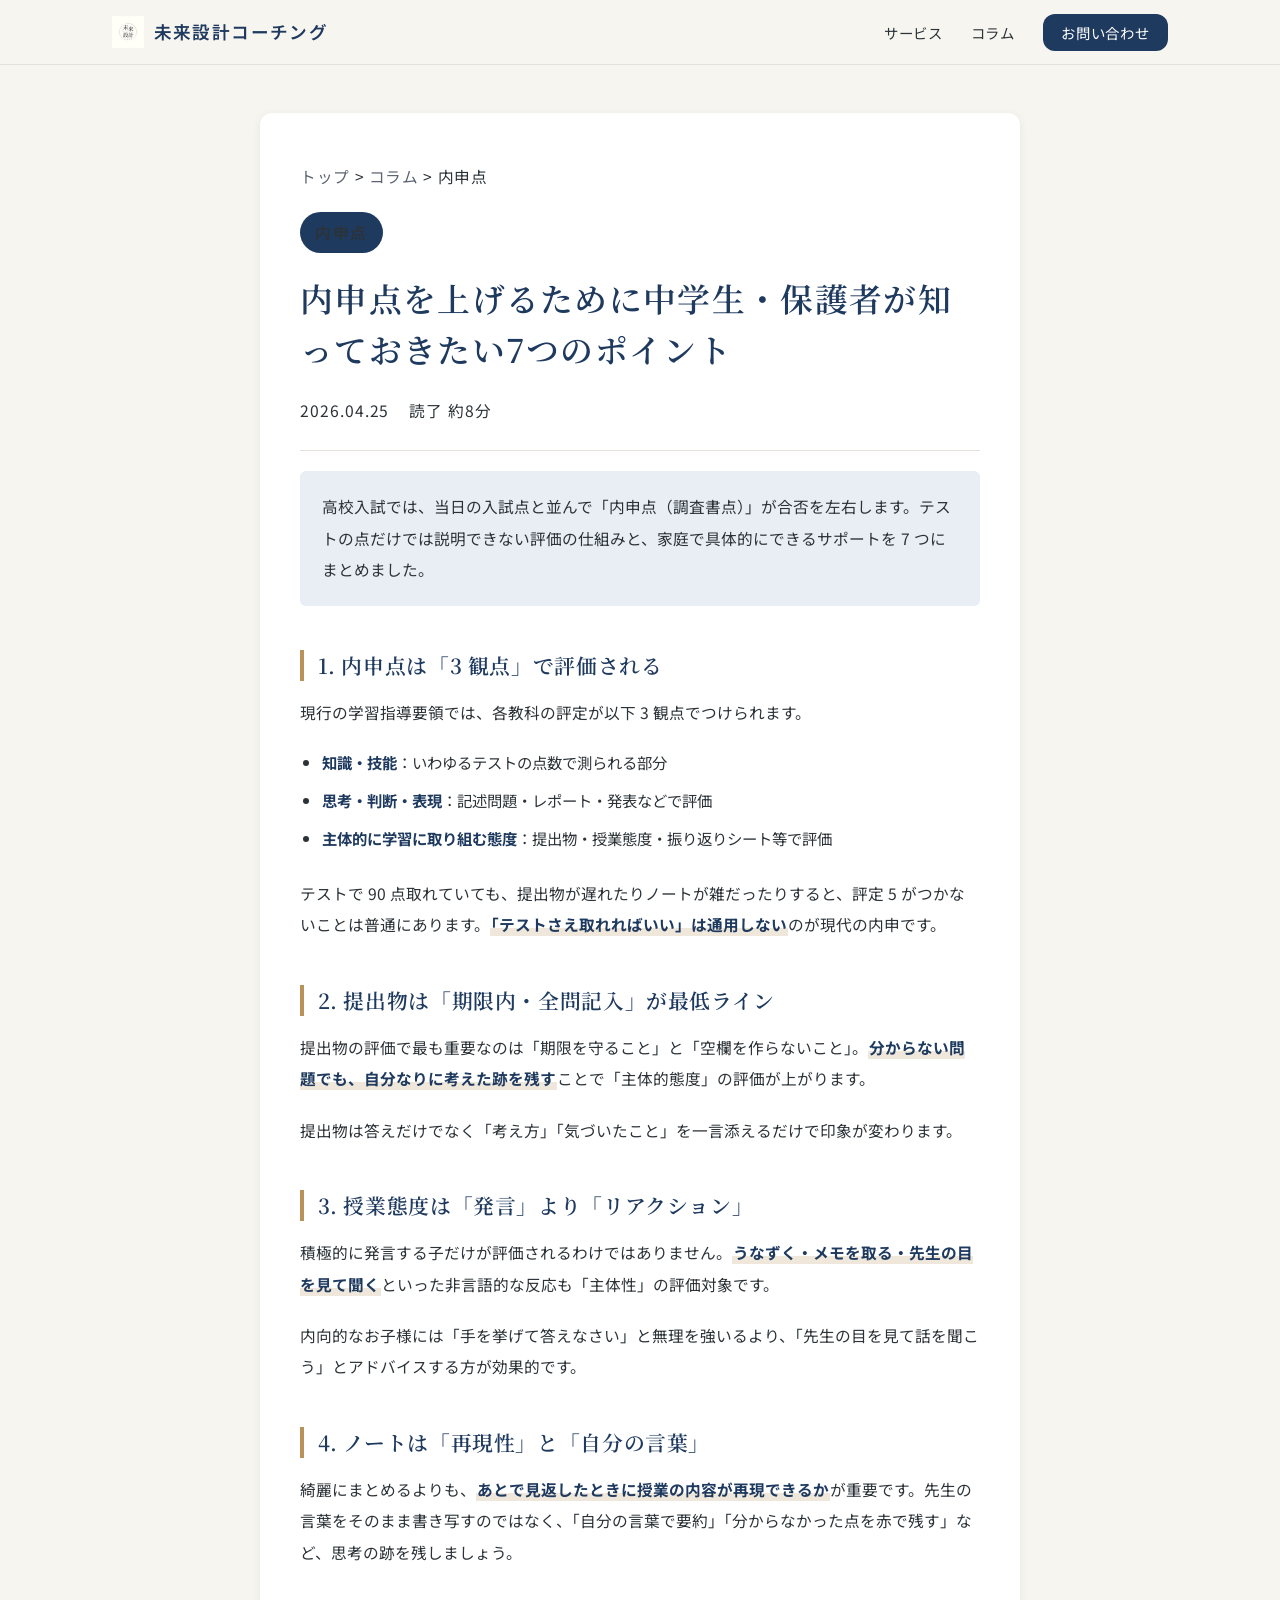
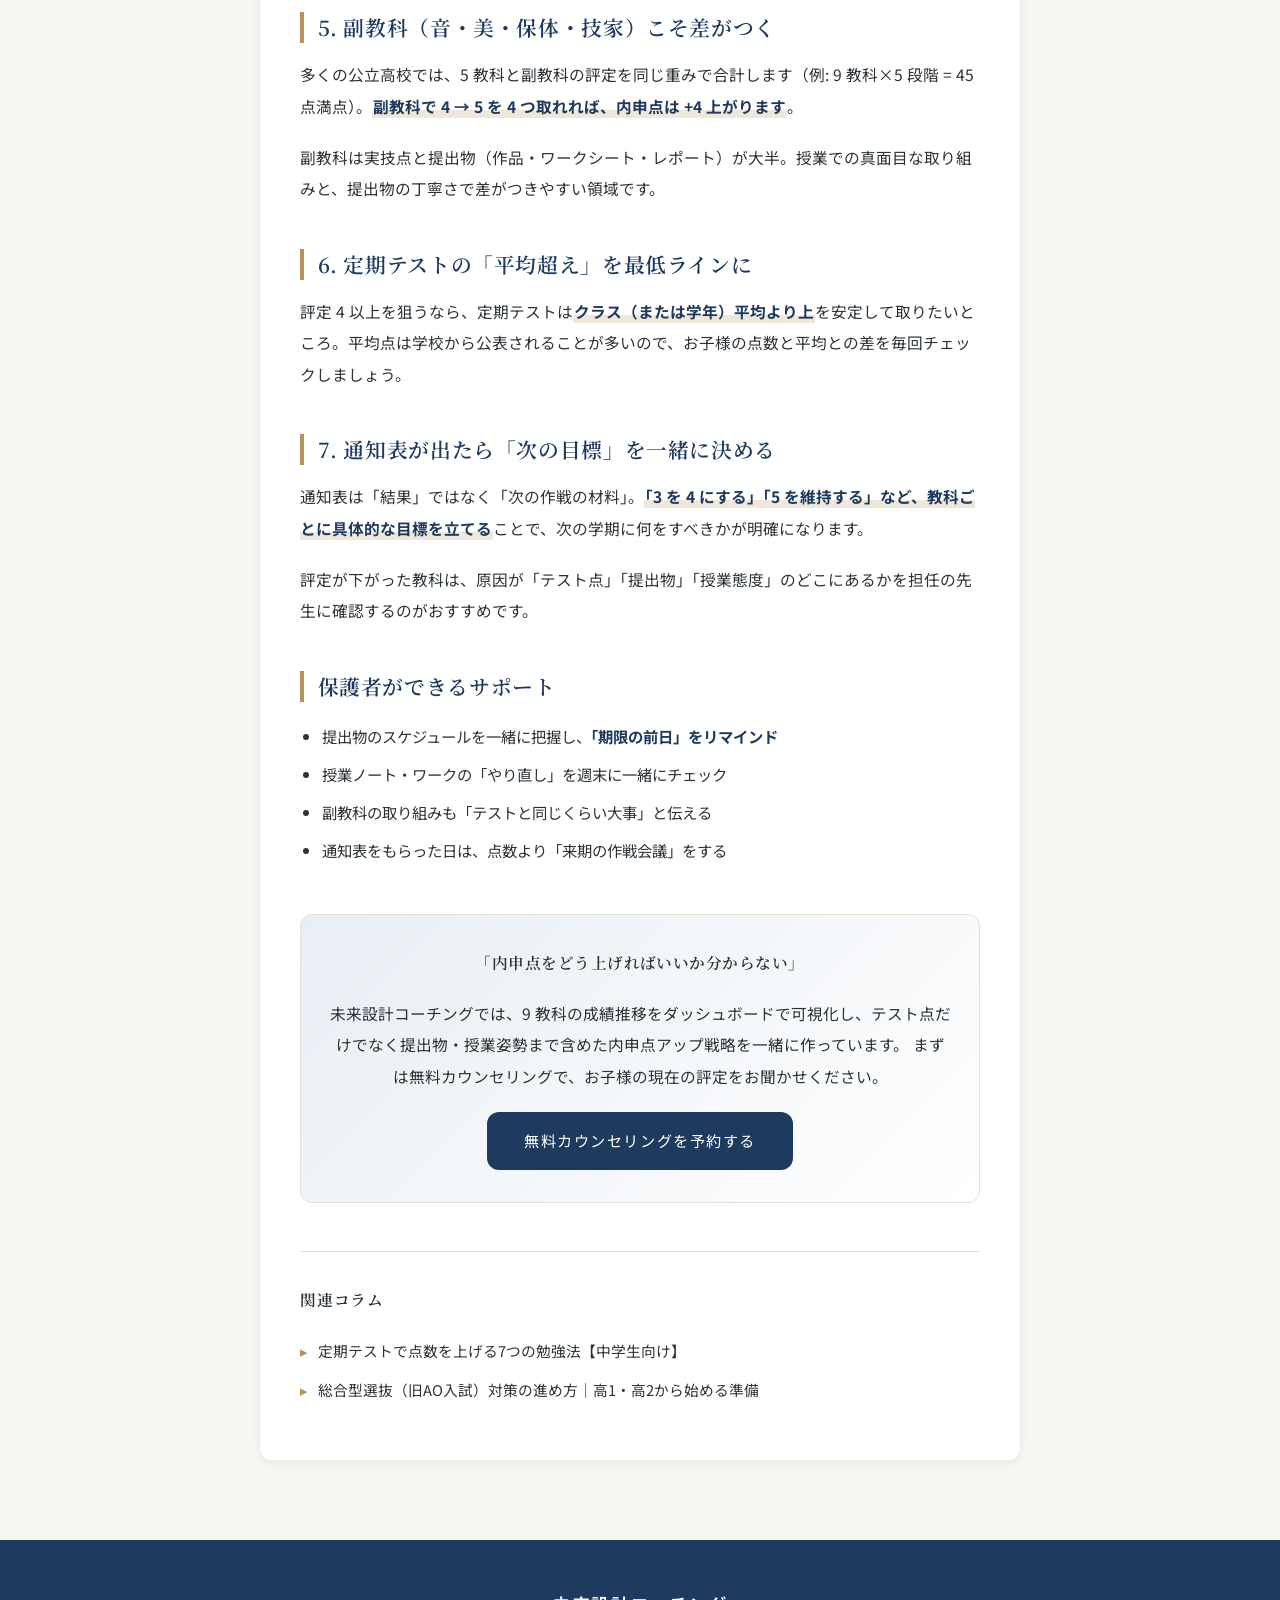
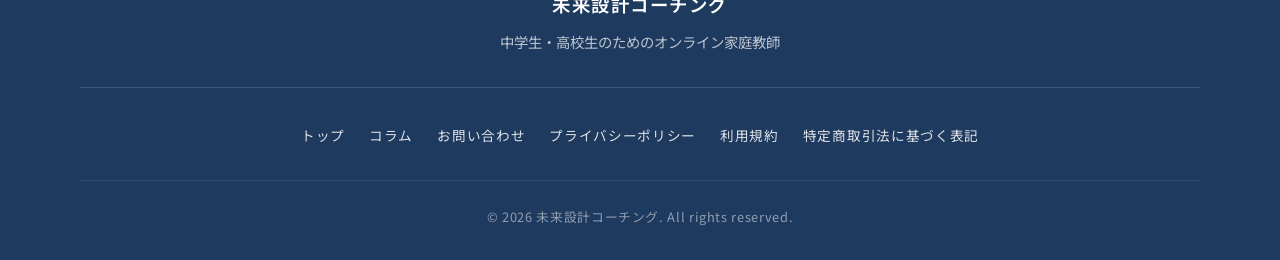
<file: blog/naishin-up-guide.html>
<!DOCTYPE html>
<html lang="ja">
<head>
  <meta charset="UTF-8">
  <meta name="viewport" content="width=device-width, initial-scale=1.0">
  <title>内申点を上げるために中学生・保護者が知っておきたい7つのポイント | 未来設計コーチング</title>
  <meta name="description" content="高校入試の合否を左右する内申点。テストの点数以外で評価される観点（提出物・授業態度・主体性）と、ご家庭でできる具体的なサポートを保護者向けに整理しました。">
  <meta name="theme-color" content="#1f3a5f">

  <link rel="canonical" href="https://online-miraiplan.github.io/mirai-coaching/blog/naishin-up-guide.html">
  <link rel="icon" href="../images/logo.png" type="image/png">

  <meta property="og:type" content="article">
  <meta property="og:url" content="https://online-miraiplan.github.io/mirai-coaching/blog/naishin-up-guide.html">
  <meta property="og:title" content="内申点を上げるために中学生・保護者が知っておきたい7つのポイント">
  <meta property="og:description" content="提出物・授業態度・主体性などテスト以外の評価軸と、ご家庭でできるサポートを解説。">
  <meta property="og:image" content="https://online-miraiplan.github.io/mirai-coaching/og-image.png">
  <meta property="og:site_name" content="未来設計コーチング">
  <meta property="og:locale" content="ja_JP">

  <link rel="preconnect" href="https://fonts.googleapis.com">
  <link rel="preconnect" href="https://fonts.gstatic.com" crossorigin>
  <link rel="stylesheet" href="https://fonts.googleapis.com/css2?family=Noto+Sans+JP:wght@400;500;600;700&family=Noto+Serif+JP:wght@500;600;700&display=swap">
  <link rel="stylesheet" href="../style.css">

  <script async src="https://www.googletagmanager.com/gtag/js?id=G-MP6NMWTLZE"></script>
  <script>
    window.dataLayer = window.dataLayer || [];
    function gtag(){dataLayer.push(arguments);}
    gtag('js', new Date());
    gtag('config', 'G-MP6NMWTLZE');
  </script>
</head>
<body>
  <a href="#main" class="skip-link">本文へスキップ</a>
  <header class="header">
    <nav class="nav">
      <a href="../" class="nav__logo" aria-label="未来設計コーチング トップへ">
        <img src="../images/logo.png" alt="" width="28" height="28" class="nav__logo-img">
        <span>未来設計コーチング</span>
      </a>
      <ul class="nav__menu">
        <li><a href="../#about">サービス</a></li>
        <li><a href="./">コラム</a></li>
        <li><a href="../contact.html" class="nav__cta">お問い合わせ</a></li>
      </ul>
    </nav>
  </header>

  <main id="main" class="article">
    <article class="article__inner">
      <p class="article__breadcrumb"><a href="../">トップ</a> &gt; <a href="./">コラム</a> &gt; 内申点</p>
      <p class="article__category">内申点</p>
      <h1 class="article__title">内申点を上げるために中学生・保護者が知っておきたい7つのポイント</h1>
      <p class="article__meta">
        <time datetime="2026-04-25">2026.04.25</time>
        <span>読了 約8分</span>
      </p>

      <p class="article__lead">
        高校入試では、当日の入試点と並んで「内申点（調査書点）」が合否を左右します。テストの点だけでは説明できない評価の仕組みと、家庭で具体的にできるサポートを 7 つにまとめました。
      </p>

      <h2 class="article__h2">1. 内申点は「3 観点」で評価される</h2>
      <p>
        現行の学習指導要領では、各教科の評定が以下 3 観点でつけられます。
      </p>
      <ul class="article__list">
        <li><strong>知識・技能</strong>：いわゆるテストの点数で測られる部分</li>
        <li><strong>思考・判断・表現</strong>：記述問題・レポート・発表などで評価</li>
        <li><strong>主体的に学習に取り組む態度</strong>：提出物・授業態度・振り返りシート等で評価</li>
      </ul>
      <p>
        テストで 90 点取れていても、提出物が遅れたりノートが雑だったりすると、評定 5 がつかないことは普通にあります。<strong>「テストさえ取れればいい」は通用しない</strong>のが現代の内申です。
      </p>

      <h2 class="article__h2">2. 提出物は「期限内・全問記入」が最低ライン</h2>
      <p>
        提出物の評価で最も重要なのは「期限を守ること」と「空欄を作らないこと」。<strong>分からない問題でも、自分なりに考えた跡を残す</strong>ことで「主体的態度」の評価が上がります。
      </p>
      <p>
        提出物は答えだけでなく「考え方」「気づいたこと」を一言添えるだけで印象が変わります。
      </p>

      <h2 class="article__h2">3. 授業態度は「発言」より「リアクション」</h2>
      <p>
        積極的に発言する子だけが評価されるわけではありません。<strong>うなずく・メモを取る・先生の目を見て聞く</strong>といった非言語的な反応も「主体性」の評価対象です。
      </p>
      <p>
        内向的なお子様には「手を挙げて答えなさい」と無理を強いるより、「先生の目を見て話を聞こう」とアドバイスする方が効果的です。
      </p>

      <h2 class="article__h2">4. ノートは「再現性」と「自分の言葉」</h2>
      <p>
        綺麗にまとめるよりも、<strong>あとで見返したときに授業の内容が再現できるか</strong>が重要です。先生の言葉をそのまま書き写すのではなく、「自分の言葉で要約」「分からなかった点を赤で残す」など、思考の跡を残しましょう。
      </p>

      <h2 class="article__h2">5. 副教科（音・美・保体・技家）こそ差がつく</h2>
      <p>
        多くの公立高校では、5 教科と副教科の評定を同じ重みで合計します（例: 9 教科×5 段階 = 45 点満点）。<strong>副教科で 4 → 5 を 4 つ取れれば、内申点は +4 上がります</strong>。
      </p>
      <p>
        副教科は実技点と提出物（作品・ワークシート・レポート）が大半。授業での真面目な取り組みと、提出物の丁寧さで差がつきやすい領域です。
      </p>

      <h2 class="article__h2">6. 定期テストの「平均超え」を最低ラインに</h2>
      <p>
        評定 4 以上を狙うなら、定期テストは<strong>クラス（または学年）平均より上</strong>を安定して取りたいところ。平均点は学校から公表されることが多いので、お子様の点数と平均との差を毎回チェックしましょう。
      </p>

      <h2 class="article__h2">7. 通知表が出たら「次の目標」を一緒に決める</h2>
      <p>
        通知表は「結果」ではなく「次の作戦の材料」。<strong>「3 を 4 にする」「5 を維持する」など、教科ごとに具体的な目標を立てる</strong>ことで、次の学期に何をすべきかが明確になります。
      </p>
      <p>
        評定が下がった教科は、原因が「テスト点」「提出物」「授業態度」のどこにあるかを担任の先生に確認するのがおすすめです。
      </p>

      <h2 class="article__h2">保護者ができるサポート</h2>
      <ul class="article__list">
        <li>提出物のスケジュールを一緒に把握し、<strong>「期限の前日」をリマインド</strong></li>
        <li>授業ノート・ワークの「やり直し」を週末に一緒にチェック</li>
        <li>副教科の取り組みも「テストと同じくらい大事」と伝える</li>
        <li>通知表をもらった日は、点数より「来期の作戦会議」をする</li>
      </ul>

      <div class="article__cta">
        <p class="article__cta-title">「内申点をどう上げればいいか分からない」</p>
        <p class="article__cta-text">
          未来設計コーチングでは、9 教科の成績推移をダッシュボードで可視化し、テスト点だけでなく提出物・授業姿勢まで含めた内申点アップ戦略を一緒に作っています。
          まずは無料カウンセリングで、お子様の現在の評定をお聞かせください。
        </p>
        <a href="../contact.html" class="btn btn--primary">無料カウンセリングを予約する</a>
      </div>

      <nav class="article__related" aria-label="関連コラム">
        <p class="article__related-title">関連コラム</p>
        <ul>
          <li><a href="teiki-test-points-up.html">定期テストで点数を上げる7つの勉強法【中学生向け】</a></li>
          <li><a href="sougougata-senbatsu-guide.html">総合型選抜（旧AO入試）対策の進め方｜高1・高2から始める準備</a></li>
        </ul>
      </nav>
    </article>
  </main>

  <footer class="footer">
    <div class="footer__inner">
      <p class="footer__logo">未来設計コーチング</p>
      <p class="footer__text">中学生・高校生のためのオンライン家庭教師</p>
      <ul class="footer__links">
        <li><a href="../">トップ</a></li>
        <li><a href="./">コラム</a></li>
        <li><a href="../contact.html">お問い合わせ</a></li>
        <li><a href="../privacy.html">プライバシーポリシー</a></li>
        <li><a href="../terms.html">利用規約</a></li>
        <li><a href="../tokusho.html">特定商取引法に基づく表記</a></li>
      </ul>
      <p class="footer__copy">&copy; 2026 未来設計コーチング. All rights reserved.</p>
    </div>
  </footer>
</body>
</html>
</file>
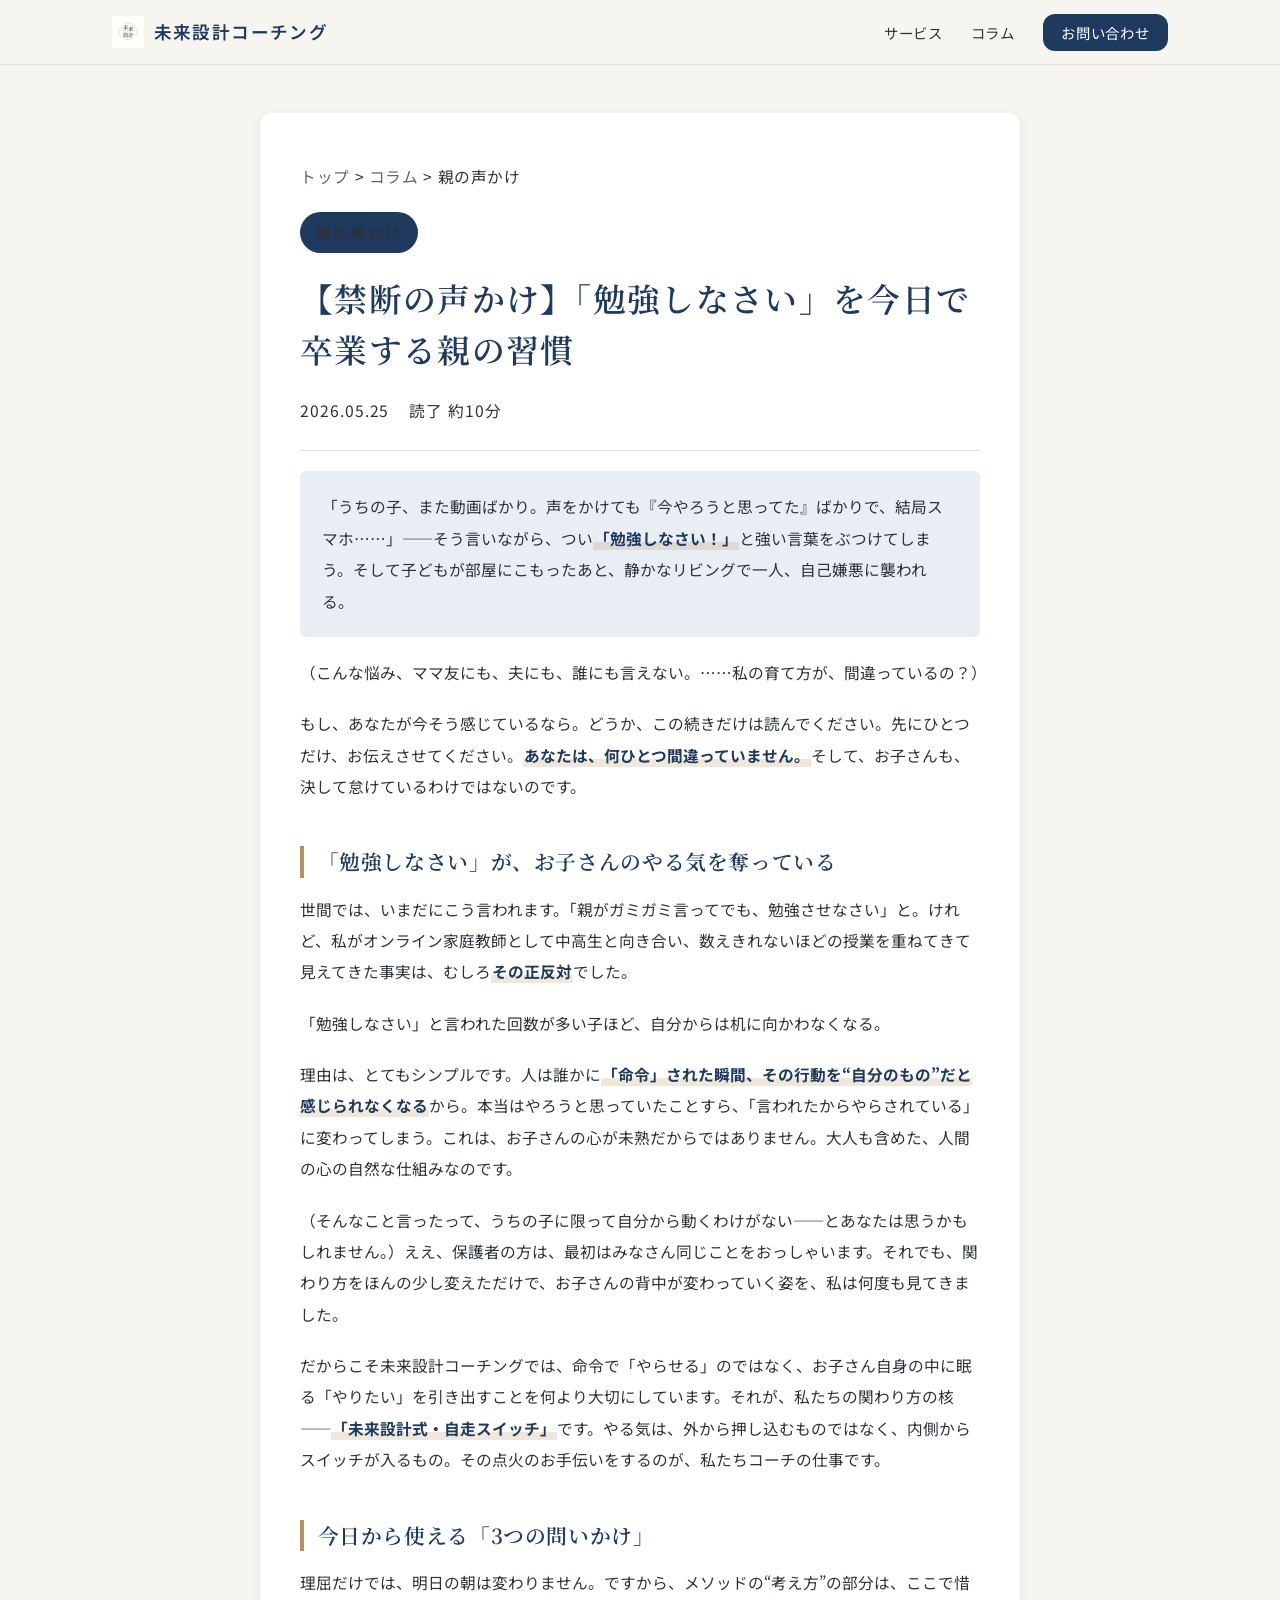
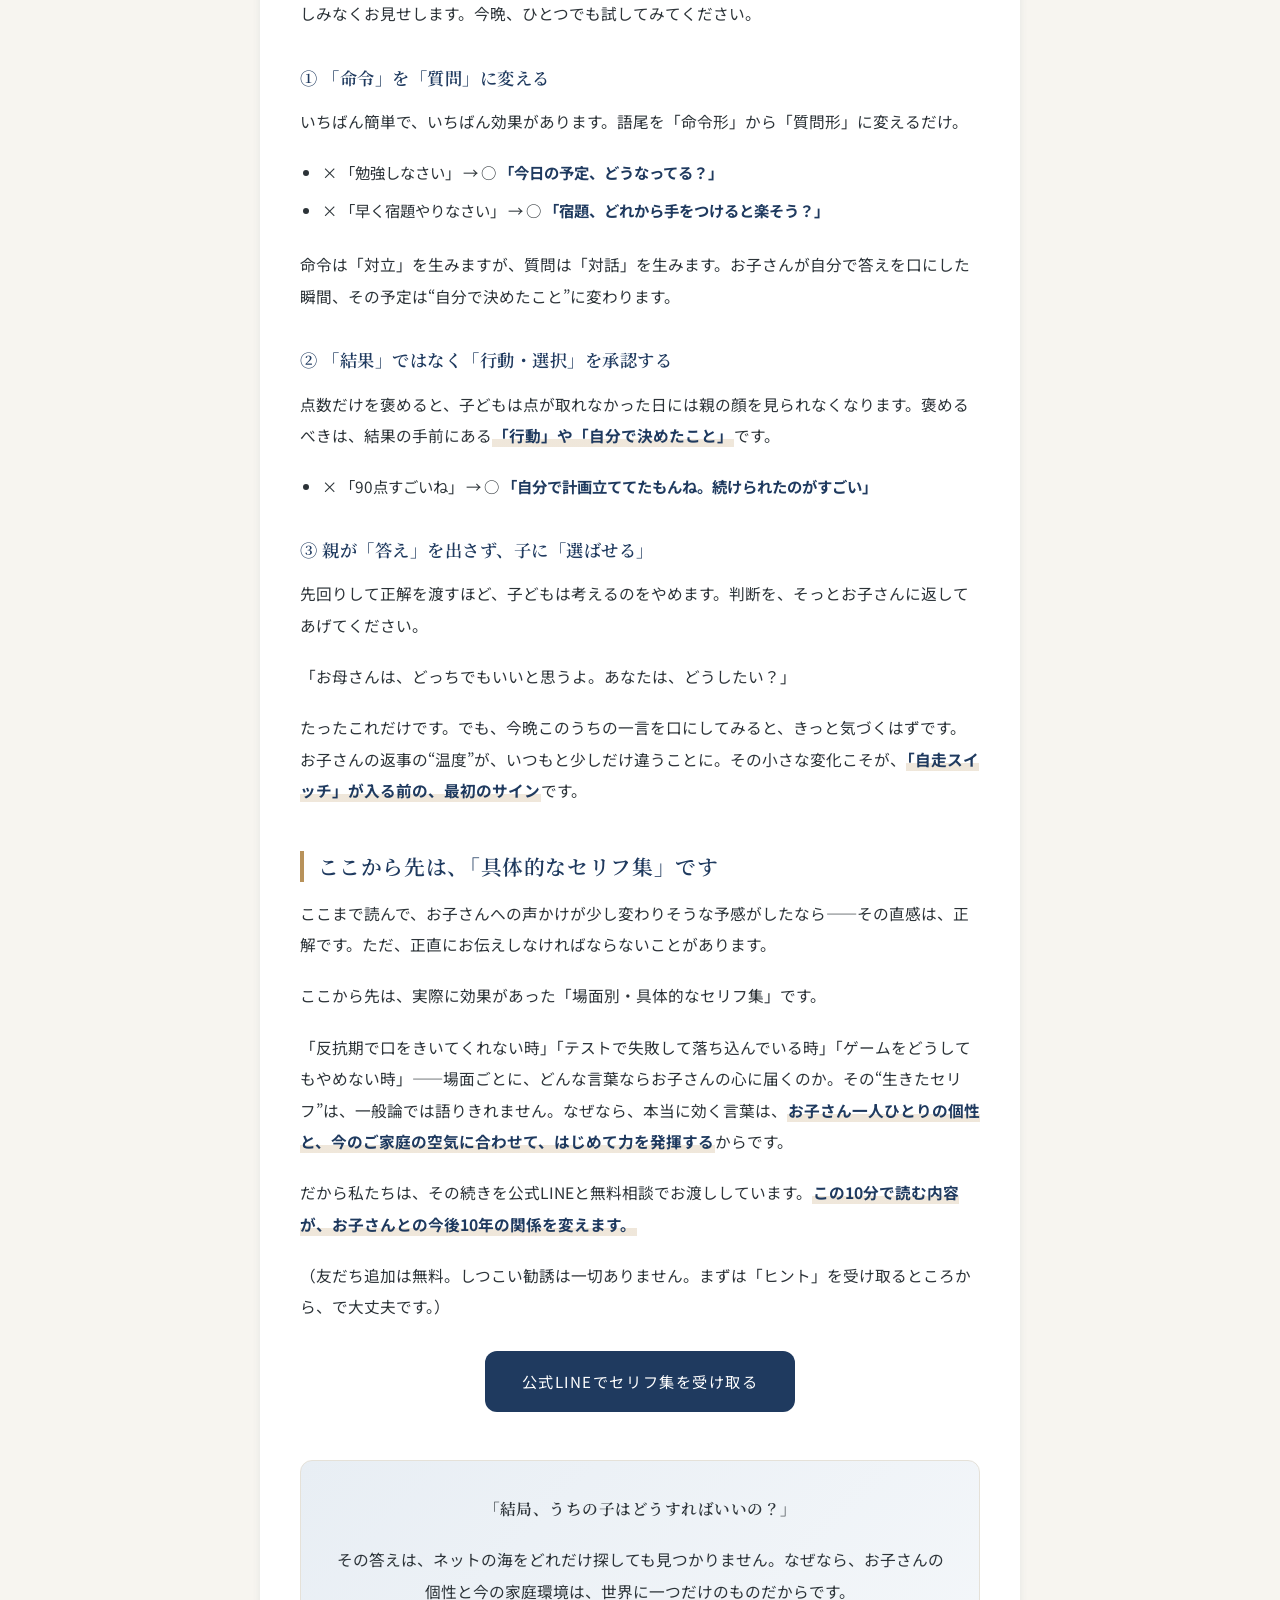
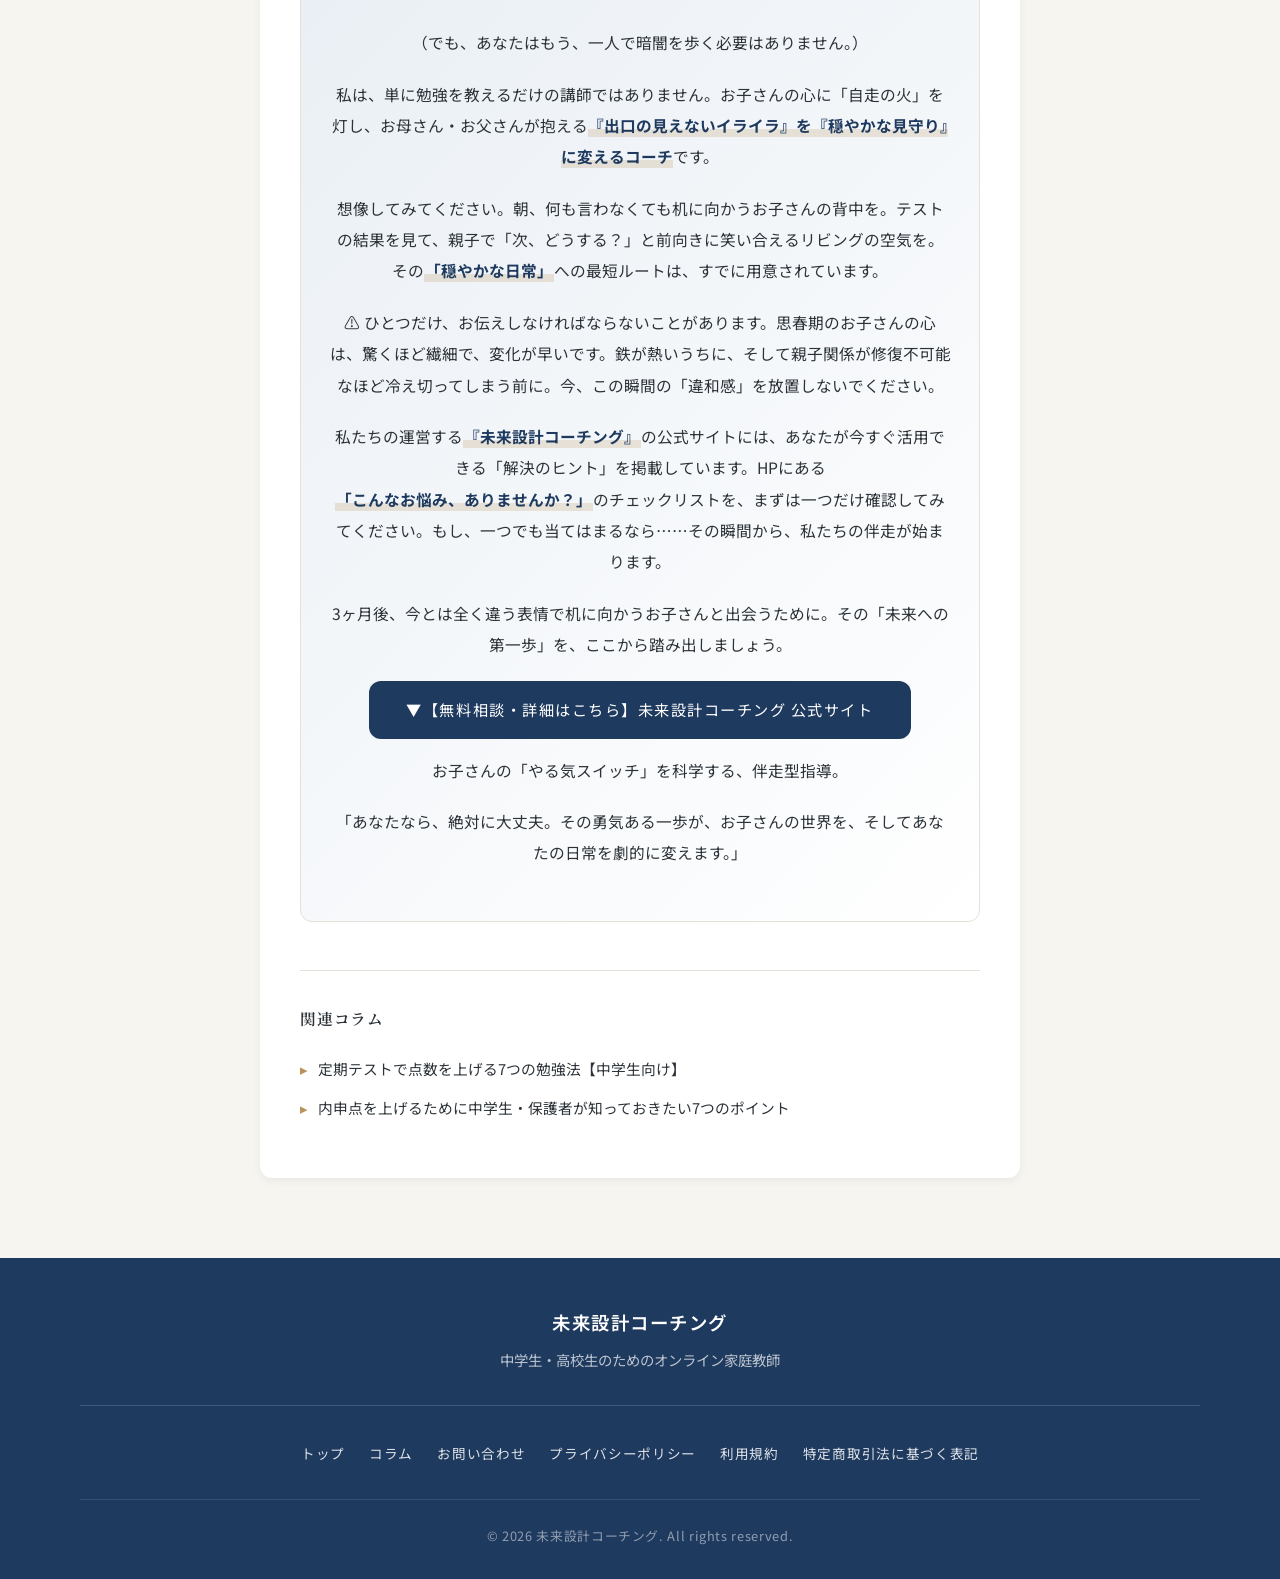
<file: blog/oya-no-koekake-jiso-switch.html>
<!DOCTYPE html>
<html lang="ja">
<head>
  <meta charset="UTF-8">
  <meta name="viewport" content="width=device-width, initial-scale=1.0">
  <title>【禁断の声かけ】「勉強しなさい」を今日で卒業する親の習慣 | 未来設計コーチング</title>
  <meta name="description" content="「勉強しなさい」と言うほど、子どもは動かなくなる——。思春期のお子さんのやる気を引き出す『未来設計式・自走スイッチ』の考え方と、今日から使える3つの問いかけを保護者向けに公開します。">
  <meta name="theme-color" content="#1f3a5f">

  <link rel="canonical" href="https://online-miraiplan.github.io/mirai-coaching/blog/oya-no-koekake-jiso-switch.html">
  <link rel="icon" href="../images/logo.png" type="image/png">

  <meta property="og:type" content="article">
  <meta property="og:url" content="https://online-miraiplan.github.io/mirai-coaching/blog/oya-no-koekake-jiso-switch.html">
  <meta property="og:title" content="【禁断の声かけ】「勉強しなさい」を今日で卒業する親の習慣">
  <meta property="og:description" content="思春期の子どものやる気を奪う声かけと、自ら動き出す『自走スイッチ』を入れる3つの問いかけを公開。">
  <meta property="og:image" content="https://online-miraiplan.github.io/mirai-coaching/og-image.png">
  <meta property="og:site_name" content="未来設計コーチング">
  <meta property="og:locale" content="ja_JP">

  <link rel="preconnect" href="https://fonts.googleapis.com">
  <link rel="preconnect" href="https://fonts.gstatic.com" crossorigin>
  <link rel="stylesheet" href="https://fonts.googleapis.com/css2?family=Noto+Sans+JP:wght@400;500;600;700&family=Noto+Serif+JP:wght@500;600;700&display=swap">
  <link rel="stylesheet" href="../style.css">

  <script async src="https://www.googletagmanager.com/gtag/js?id=G-MP6NMWTLZE"></script>
  <script>
    window.dataLayer = window.dataLayer || [];
    function gtag(){dataLayer.push(arguments);}
    gtag('js', new Date());
    gtag('config', 'G-MP6NMWTLZE');
  </script>
</head>
<body>
  <a href="#main" class="skip-link">本文へスキップ</a>
  <header class="header">
    <nav class="nav">
      <a href="../" class="nav__logo" aria-label="未来設計コーチング トップへ">
        <img src="../images/logo.png" alt="" width="28" height="28" class="nav__logo-img">
        <span>未来設計コーチング</span>
      </a>
      <ul class="nav__menu">
        <li><a href="../#about">サービス</a></li>
        <li><a href="./">コラム</a></li>
        <li><a href="../contact.html" class="nav__cta">お問い合わせ</a></li>
      </ul>
    </nav>
  </header>

  <main id="main" class="article">
    <article class="article__inner">
      <p class="article__breadcrumb"><a href="../">トップ</a> &gt; <a href="./">コラム</a> &gt; 親の声かけ</p>
      <p class="article__category">親の声かけ</p>
      <h1 class="article__title">【禁断の声かけ】「勉強しなさい」を今日で卒業する親の習慣</h1>
      <p class="article__meta">
        <time datetime="2026-05-25">2026.05.25</time>
        <span>読了 約10分</span>
      </p>

      <p class="article__lead">
        「うちの子、また動画ばかり。声をかけても『今やろうと思ってた』ばかりで、結局スマホ……」――そう言いながら、つい<strong>「勉強しなさい！」</strong>と強い言葉をぶつけてしまう。そして子どもが部屋にこもったあと、静かなリビングで一人、自己嫌悪に襲われる。
      </p>

      <p>
        （こんな悩み、ママ友にも、夫にも、誰にも言えない。……私の育て方が、間違っているの？）
      </p>
      <p>
        もし、あなたが今そう感じているなら。どうか、この続きだけは読んでください。先にひとつだけ、お伝えさせてください。<strong>あなたは、何ひとつ間違っていません。</strong>そして、お子さんも、決して怠けているわけではないのです。
      </p>

      <h2 class="article__h2">「勉強しなさい」が、お子さんのやる気を奪っている</h2>
      <p>
        世間では、いまだにこう言われます。「親がガミガミ言ってでも、勉強させなさい」と。けれど、私がオンライン家庭教師として中高生と向き合い、数えきれないほどの授業を重ねてきて見えてきた事実は、むしろ<strong>その正反対</strong>でした。
      </p>
      <blockquote>
        <p>「勉強しなさい」と言われた回数が多い子ほど、自分からは机に向かわなくなる。</p>
      </blockquote>
      <p>
        理由は、とてもシンプルです。人は誰かに<strong>「命令」された瞬間、その行動を“自分のもの”だと感じられなくなる</strong>から。本当はやろうと思っていたことすら、「言われたからやらされている」に変わってしまう。これは、お子さんの心が未熟だからではありません。大人も含めた、人間の心の自然な仕組みなのです。
      </p>
      <p>
        （そんなこと言ったって、うちの子に限って自分から動くわけがない――とあなたは思うかもしれません。）ええ、保護者の方は、最初はみなさん同じことをおっしゃいます。それでも、関わり方をほんの少し変えただけで、お子さんの背中が変わっていく姿を、私は何度も見てきました。
      </p>
      <p>
        だからこそ未来設計コーチングでは、命令で「やらせる」のではなく、お子さん自身の中に眠る「やりたい」を引き出すことを何より大切にしています。それが、私たちの関わり方の核――<strong>「未来設計式・自走スイッチ」</strong>です。やる気は、外から押し込むものではなく、内側からスイッチが入るもの。その点火のお手伝いをするのが、私たちコーチの仕事です。
      </p>

      <h2 class="article__h2">今日から使える「3つの問いかけ」</h2>
      <p>
        理屈だけでは、明日の朝は変わりません。ですから、メソッドの“考え方”の部分は、ここで惜しみなくお見せします。今晩、ひとつでも試してみてください。
      </p>

      <h3 class="article__h3">① 「命令」を「質問」に変える</h3>
      <p>
        いちばん簡単で、いちばん効果があります。語尾を「命令形」から「質問形」に変えるだけ。
      </p>
      <ul class="article__list">
        <li>× 「勉強しなさい」 → ○ <strong>「今日の予定、どうなってる？」</strong></li>
        <li>× 「早く宿題やりなさい」 → ○ <strong>「宿題、どれから手をつけると楽そう？」</strong></li>
      </ul>
      <p>
        命令は「対立」を生みますが、質問は「対話」を生みます。お子さんが自分で答えを口にした瞬間、その予定は“自分で決めたこと”に変わります。
      </p>

      <h3 class="article__h3">② 「結果」ではなく「行動・選択」を承認する</h3>
      <p>
        点数だけを褒めると、子どもは点が取れなかった日には親の顔を見られなくなります。褒めるべきは、結果の手前にある<strong>「行動」や「自分で決めたこと」</strong>です。
      </p>
      <ul class="article__list">
        <li>× 「90点すごいね」 → ○ <strong>「自分で計画立ててたもんね。続けられたのがすごい」</strong></li>
      </ul>

      <h3 class="article__h3">③ 親が「答え」を出さず、子に「選ばせる」</h3>
      <p>
        先回りして正解を渡すほど、子どもは考えるのをやめます。判断を、そっとお子さんに返してあげてください。
      </p>
      <blockquote>
        <p>「お母さんは、どっちでもいいと思うよ。あなたは、どうしたい？」</p>
      </blockquote>
      <p>
        たったこれだけです。でも、今晩このうちの一言を口にしてみると、きっと気づくはずです。お子さんの返事の“温度”が、いつもと少しだけ違うことに。その小さな変化こそが、<strong>「自走スイッチ」が入る前の、最初のサイン</strong>です。
      </p>

      <h2 class="article__h2">ここから先は、「具体的なセリフ集」です</h2>
      <p>
        ここまで読んで、お子さんへの声かけが少し変わりそうな予感がしたなら――その直感は、正解です。ただ、正直にお伝えしなければならないことがあります。
      </p>
      <blockquote>
        <p>ここから先は、実際に効果があった「場面別・具体的なセリフ集」です。</p>
      </blockquote>
      <p>
        「反抗期で口をきいてくれない時」「テストで失敗して落ち込んでいる時」「ゲームをどうしてもやめない時」――場面ごとに、どんな言葉ならお子さんの心に届くのか。その“生きたセリフ”は、一般論では語りきれません。なぜなら、本当に効く言葉は、<strong>お子さん一人ひとりの個性と、今のご家庭の空気に合わせて、はじめて力を発揮する</strong>からです。
      </p>
      <p>
        だから私たちは、その続きを公式LINEと無料相談でお渡ししています。<strong>この10分で読む内容が、お子さんとの今後10年の関係を変えます。</strong>
      </p>
      <p>
        （友だち追加は無料。しつこい勧誘は一切ありません。まずは「ヒント」を受け取るところから、で大丈夫です。）
      </p>
      <p style="text-align:center; margin: 1.75rem 0;">
        <a href="https://lin.ee/wqc53iI" class="btn btn--primary" target="_blank" rel="noopener">公式LINEでセリフ集を受け取る</a>
      </p>

      <div class="article__cta">
        <p class="article__cta-title">「結局、うちの子はどうすればいいの？」</p>
        <p class="article__cta-text">
          その答えは、ネットの海をどれだけ探しても見つかりません。なぜなら、お子さんの個性と今の家庭環境は、世界に一つだけのものだからです。
        </p>
        <p class="article__cta-text">
          （でも、あなたはもう、一人で暗闇を歩く必要はありません。）
        </p>
        <p class="article__cta-text">
          私は、単に勉強を教えるだけの講師ではありません。お子さんの心に「自走の火」を灯し、お母さん・お父さんが抱える<strong>『出口の見えないイライラ』を『穏やかな見守り』に変えるコーチ</strong>です。
        </p>
        <p class="article__cta-text">
          想像してみてください。朝、何も言わなくても机に向かうお子さんの背中を。テストの結果を見て、親子で「次、どうする？」と前向きに笑い合えるリビングの空気を。その<strong>「穏やかな日常」</strong>への最短ルートは、すでに用意されています。
        </p>
        <p class="article__cta-text">
          ⚠️ ひとつだけ、お伝えしなければならないことがあります。思春期のお子さんの心は、驚くほど繊細で、変化が早いです。鉄が熱いうちに、そして親子関係が修復不可能なほど冷え切ってしまう前に。今、この瞬間の「違和感」を放置しないでください。
        </p>
        <p class="article__cta-text">
          私たちの運営する<strong>『未来設計コーチング』</strong>の公式サイトには、あなたが今すぐ活用できる「解決のヒント」を掲載しています。HPにある<strong>「こんなお悩み、ありませんか？」</strong>のチェックリストを、まずは一つだけ確認してみてください。もし、一つでも当てはまるなら……その瞬間から、私たちの伴走が始まります。
        </p>
        <p class="article__cta-text">
          3ヶ月後、今とは全く違う表情で机に向かうお子さんと出会うために。その「未来への第一歩」を、ここから踏み出しましょう。
        </p>
        <a href="https://online-miraiplan.github.io/mirai-coaching/" class="btn btn--primary" target="_blank" rel="noopener">▼【無料相談・詳細はこちら】未来設計コーチング 公式サイト</a>
        <p class="article__cta-text" style="margin-top:1rem;">
          お子さんの「やる気スイッチ」を科学する、伴走型指導。
        </p>
        <p class="article__cta-text">
          「あなたなら、絶対に大丈夫。その勇気ある一歩が、お子さんの世界を、そしてあなたの日常を劇的に変えます。」
        </p>
      </div>

      <nav class="article__related" aria-label="関連コラム">
        <p class="article__related-title">関連コラム</p>
        <ul>
          <li><a href="teiki-test-points-up.html">定期テストで点数を上げる7つの勉強法【中学生向け】</a></li>
          <li><a href="naishin-up-guide.html">内申点を上げるために中学生・保護者が知っておきたい7つのポイント</a></li>
        </ul>
      </nav>
    </article>
  </main>

  <footer class="footer">
    <div class="footer__inner">
      <p class="footer__logo">未来設計コーチング</p>
      <p class="footer__text">中学生・高校生のためのオンライン家庭教師</p>
      <ul class="footer__links">
        <li><a href="../">トップ</a></li>
        <li><a href="./">コラム</a></li>
        <li><a href="../contact.html">お問い合わせ</a></li>
        <li><a href="../privacy.html">プライバシーポリシー</a></li>
        <li><a href="../terms.html">利用規約</a></li>
        <li><a href="../tokusho.html">特定商取引法に基づく表記</a></li>
      </ul>
      <p class="footer__copy">&copy; 2026 未来設計コーチング. All rights reserved.</p>
    </div>
  </footer>

  <script>
    (function () {
      var toggle = document.querySelector(".nav__toggle");
      var menu = document.getElementById("nav-menu");
      if (!toggle || !menu) return;
      toggle.addEventListener("click", function () {
        var expanded = toggle.getAttribute("aria-expanded") === "true";
        toggle.setAttribute("aria-expanded", !expanded);
        menu.classList.toggle("nav__menu--open");
        document.body.classList.toggle("no-scroll", !expanded);
      });
    })();
  </script>
</body>
</html>
</file>
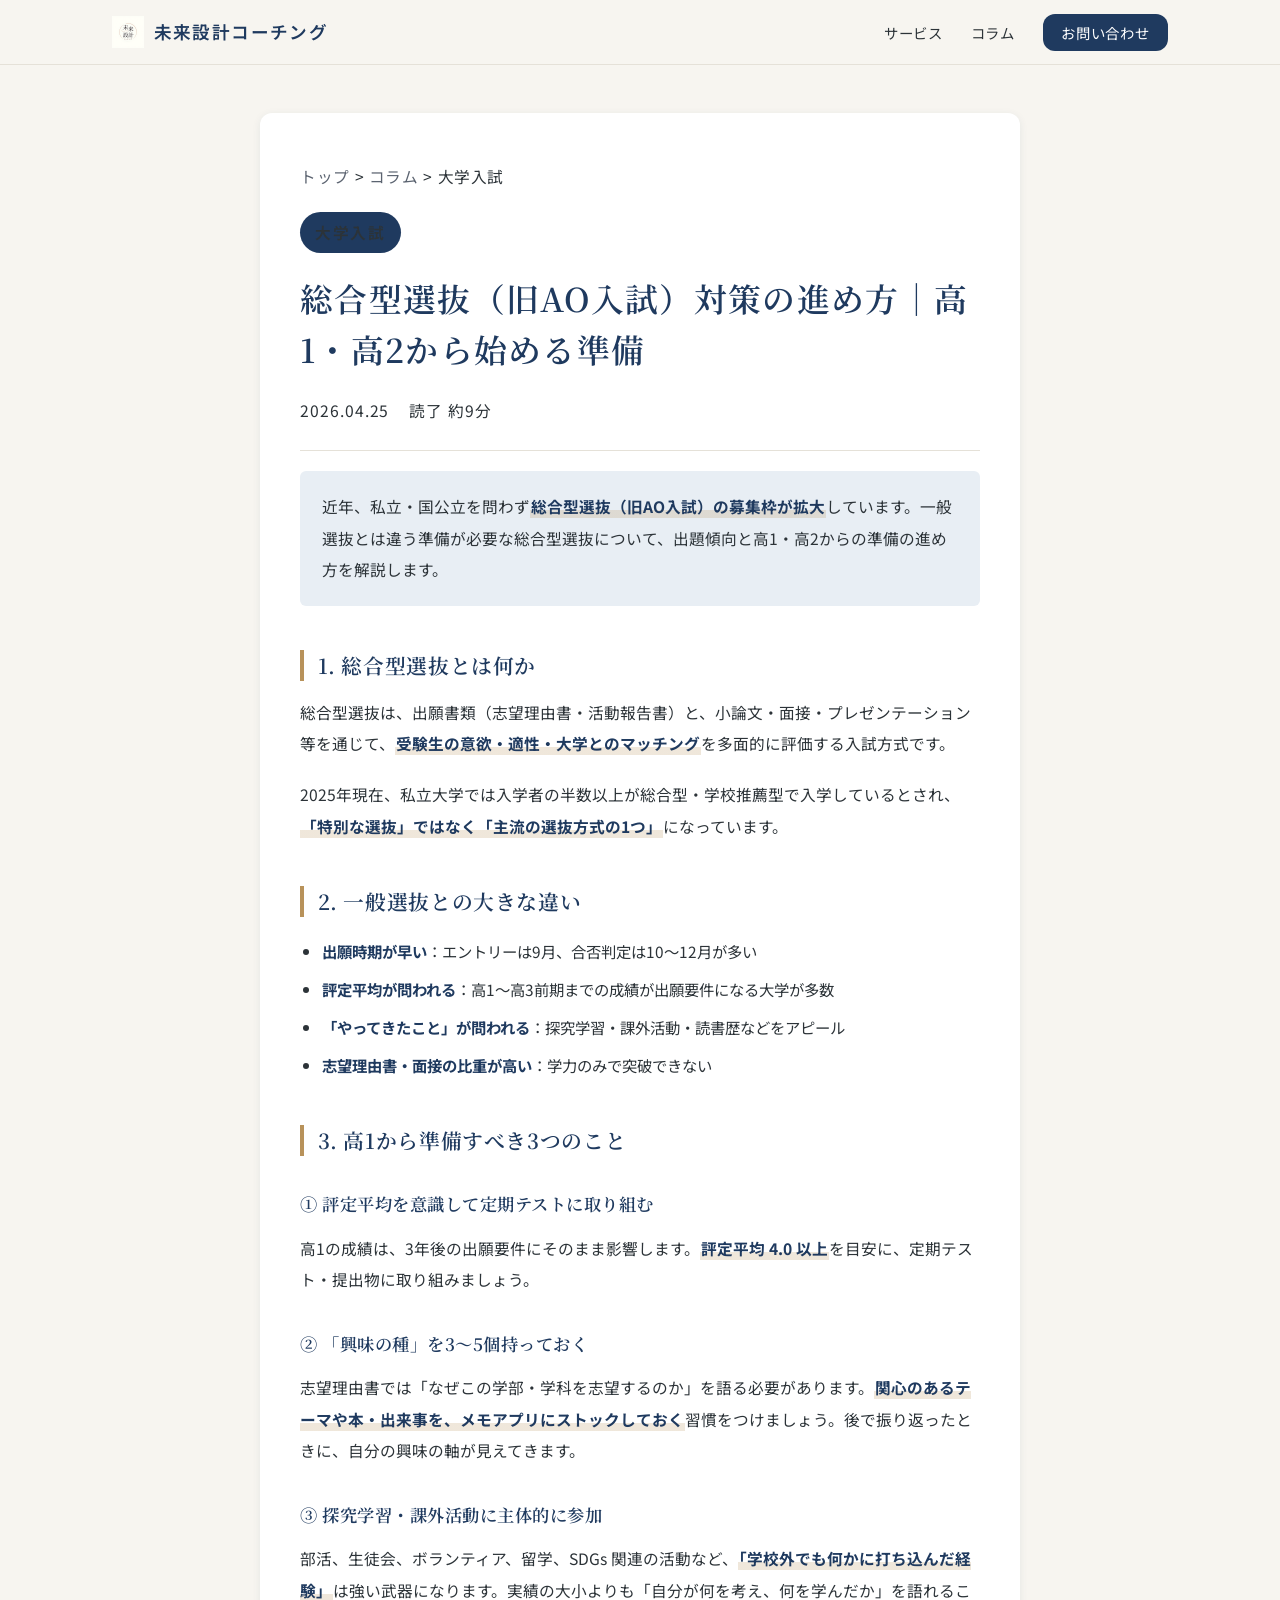
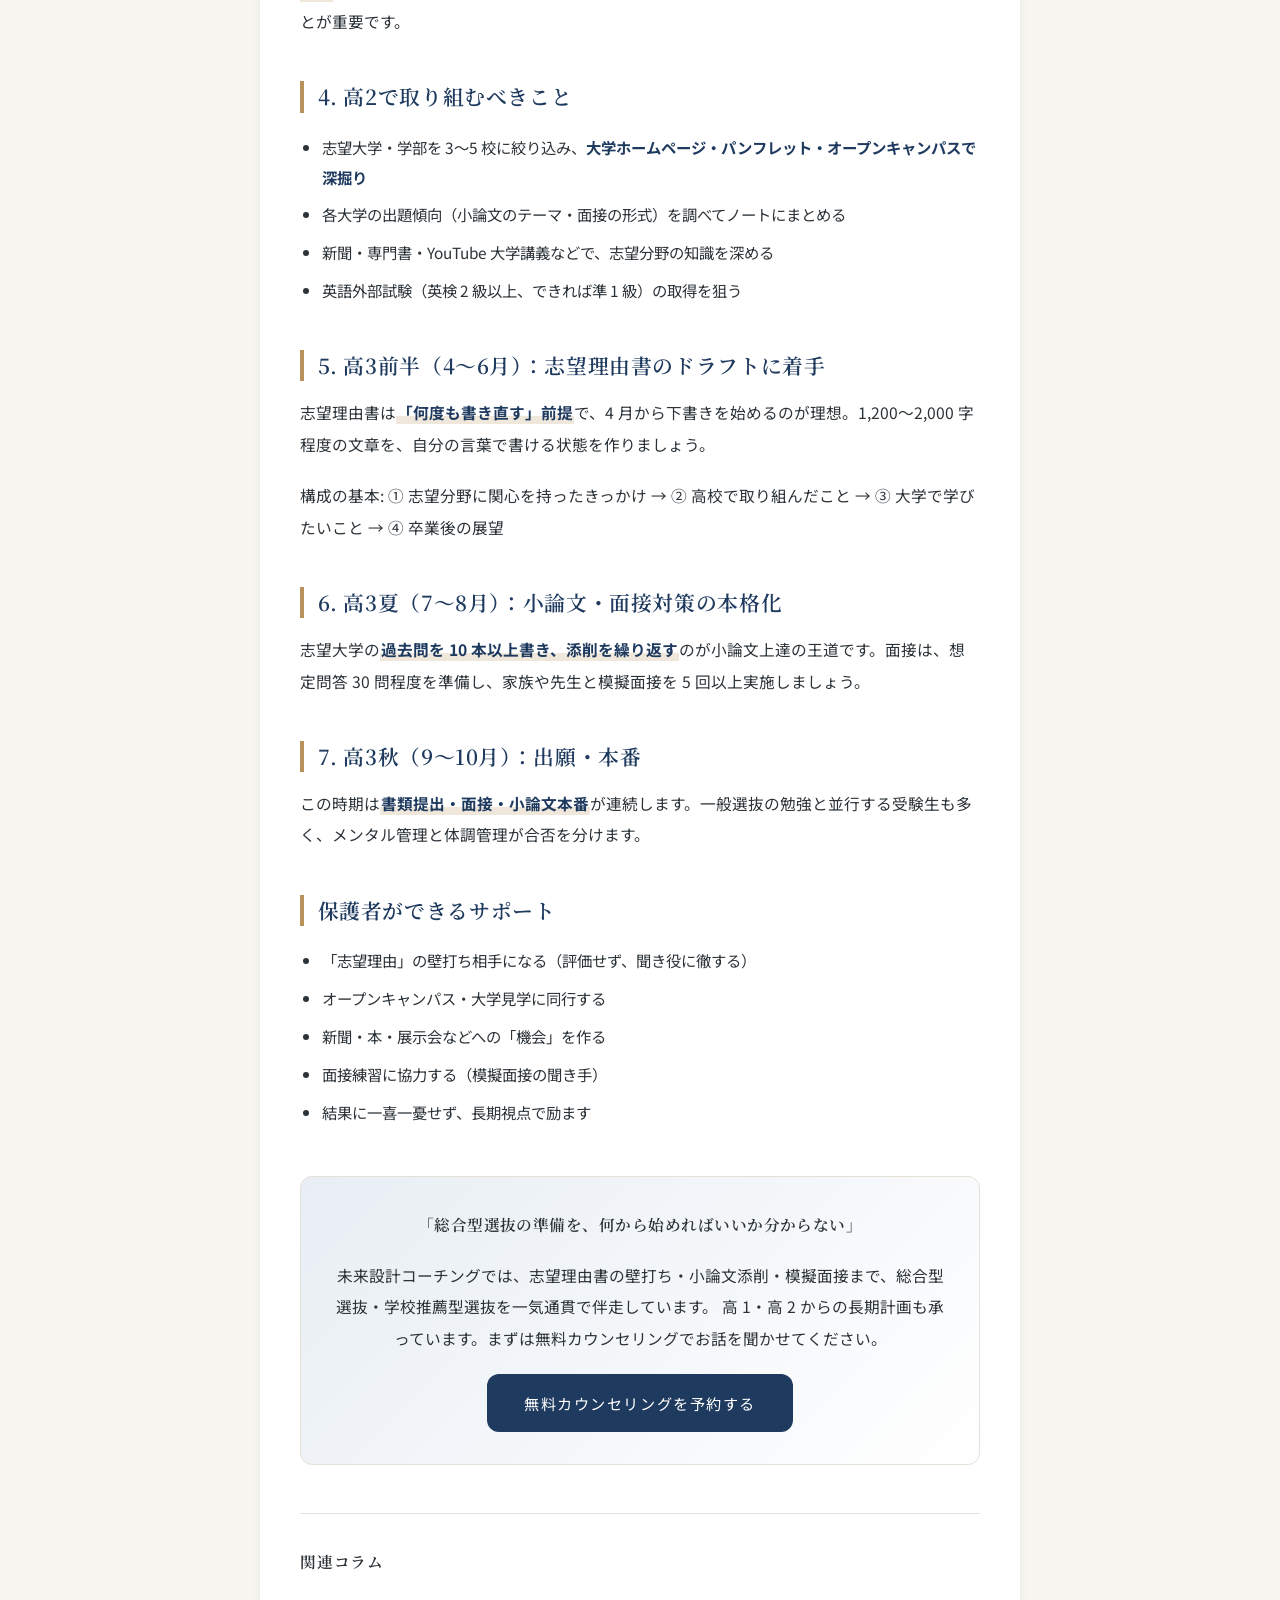
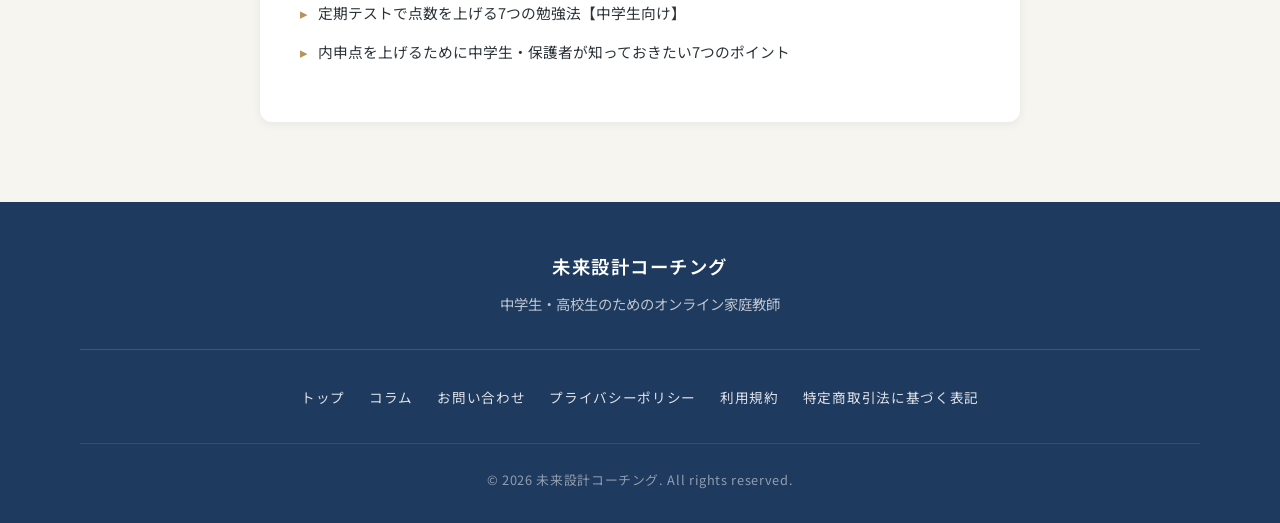
<file: blog/sougougata-senbatsu-guide.html>
<!DOCTYPE html>
<html lang="ja">
<head>
  <meta charset="UTF-8">
  <meta name="viewport" content="width=device-width, initial-scale=1.0">
  <title>総合型選抜（旧AO入試）対策の進め方｜高1・高2から始める準備 | 未来設計コーチング</title>
  <meta name="description" content="年々比率が高まる総合型選抜（旧AO入試）の特徴と、合格に必要な志望理由書・小論文・面接の準備を高1・高2から始めるためのロードマップを解説します。">
  <meta name="theme-color" content="#1f3a5f">

  <link rel="canonical" href="https://online-miraiplan.github.io/mirai-coaching/blog/sougougata-senbatsu-guide.html">
  <link rel="icon" href="../images/logo.png" type="image/png">

  <meta property="og:type" content="article">
  <meta property="og:url" content="https://online-miraiplan.github.io/mirai-coaching/blog/sougougata-senbatsu-guide.html">
  <meta property="og:title" content="総合型選抜（旧AO入試）対策の進め方｜高1・高2から始める準備">
  <meta property="og:description" content="志望理由書・小論文・面接で問われる力と、早い時期からの準備のコツ。">
  <meta property="og:image" content="https://online-miraiplan.github.io/mirai-coaching/og-image.png">
  <meta property="og:site_name" content="未来設計コーチング">
  <meta property="og:locale" content="ja_JP">

  <link rel="preconnect" href="https://fonts.googleapis.com">
  <link rel="preconnect" href="https://fonts.gstatic.com" crossorigin>
  <link rel="stylesheet" href="https://fonts.googleapis.com/css2?family=Noto+Sans+JP:wght@400;500;600;700&family=Noto+Serif+JP:wght@500;600;700&display=swap">
  <link rel="stylesheet" href="../style.css">

  <script async src="https://www.googletagmanager.com/gtag/js?id=G-MP6NMWTLZE"></script>
  <script>
    window.dataLayer = window.dataLayer || [];
    function gtag(){dataLayer.push(arguments);}
    gtag('js', new Date());
    gtag('config', 'G-MP6NMWTLZE');
  </script>
</head>
<body>
  <a href="#main" class="skip-link">本文へスキップ</a>
  <header class="header">
    <nav class="nav">
      <a href="../" class="nav__logo" aria-label="未来設計コーチング トップへ">
        <img src="../images/logo.png" alt="" width="28" height="28" class="nav__logo-img">
        <span>未来設計コーチング</span>
      </a>
      <ul class="nav__menu">
        <li><a href="../#about">サービス</a></li>
        <li><a href="./">コラム</a></li>
        <li><a href="../contact.html" class="nav__cta">お問い合わせ</a></li>
      </ul>
    </nav>
  </header>

  <main id="main" class="article">
    <article class="article__inner">
      <p class="article__breadcrumb"><a href="../">トップ</a> &gt; <a href="./">コラム</a> &gt; 大学入試</p>
      <p class="article__category">大学入試</p>
      <h1 class="article__title">総合型選抜（旧AO入試）対策の進め方｜高1・高2から始める準備</h1>
      <p class="article__meta">
        <time datetime="2026-04-25">2026.04.25</time>
        <span>読了 約9分</span>
      </p>

      <p class="article__lead">
        近年、私立・国公立を問わず<strong>総合型選抜（旧AO入試）の募集枠が拡大</strong>しています。一般選抜とは違う準備が必要な総合型選抜について、出題傾向と高1・高2からの準備の進め方を解説します。
      </p>

      <h2 class="article__h2">1. 総合型選抜とは何か</h2>
      <p>
        総合型選抜は、出願書類（志望理由書・活動報告書）と、小論文・面接・プレゼンテーション等を通じて、<strong>受験生の意欲・適性・大学とのマッチング</strong>を多面的に評価する入試方式です。
      </p>
      <p>
        2025年現在、私立大学では入学者の半数以上が総合型・学校推薦型で入学しているとされ、<strong>「特別な選抜」ではなく「主流の選抜方式の1つ」</strong>になっています。
      </p>

      <h2 class="article__h2">2. 一般選抜との大きな違い</h2>
      <ul class="article__list">
        <li><strong>出願時期が早い</strong>：エントリーは9月、合否判定は10〜12月が多い</li>
        <li><strong>評定平均が問われる</strong>：高1〜高3前期までの成績が出願要件になる大学が多数</li>
        <li><strong>「やってきたこと」が問われる</strong>：探究学習・課外活動・読書歴などをアピール</li>
        <li><strong>志望理由書・面接の比重が高い</strong>：学力のみで突破できない</li>
      </ul>

      <h2 class="article__h2">3. 高1から準備すべき3つのこと</h2>
      <h3 class="article__h3">① 評定平均を意識して定期テストに取り組む</h3>
      <p>
        高1の成績は、3年後の出願要件にそのまま影響します。<strong>評定平均 4.0 以上</strong>を目安に、定期テスト・提出物に取り組みましょう。
      </p>

      <h3 class="article__h3">② 「興味の種」を3〜5個持っておく</h3>
      <p>
        志望理由書では「なぜこの学部・学科を志望するのか」を語る必要があります。<strong>関心のあるテーマや本・出来事を、メモアプリにストックしておく</strong>習慣をつけましょう。後で振り返ったときに、自分の興味の軸が見えてきます。
      </p>

      <h3 class="article__h3">③ 探究学習・課外活動に主体的に参加</h3>
      <p>
        部活、生徒会、ボランティア、留学、SDGs 関連の活動など、<strong>「学校外でも何かに打ち込んだ経験」</strong>は強い武器になります。実績の大小よりも「自分が何を考え、何を学んだか」を語れることが重要です。
      </p>

      <h2 class="article__h2">4. 高2で取り組むべきこと</h2>
      <ul class="article__list">
        <li>志望大学・学部を 3〜5 校に絞り込み、<strong>大学ホームページ・パンフレット・オープンキャンパスで深掘り</strong></li>
        <li>各大学の出題傾向（小論文のテーマ・面接の形式）を調べてノートにまとめる</li>
        <li>新聞・専門書・YouTube 大学講義などで、志望分野の知識を深める</li>
        <li>英語外部試験（英検 2 級以上、できれば準 1 級）の取得を狙う</li>
      </ul>

      <h2 class="article__h2">5. 高3前半（4〜6月）：志望理由書のドラフトに着手</h2>
      <p>
        志望理由書は<strong>「何度も書き直す」前提</strong>で、4 月から下書きを始めるのが理想。1,200〜2,000 字程度の文章を、自分の言葉で書ける状態を作りましょう。
      </p>
      <p>
        構成の基本: ① 志望分野に関心を持ったきっかけ → ② 高校で取り組んだこと → ③ 大学で学びたいこと → ④ 卒業後の展望
      </p>

      <h2 class="article__h2">6. 高3夏（7〜8月）：小論文・面接対策の本格化</h2>
      <p>
        志望大学の<strong>過去問を 10 本以上書き、添削を繰り返す</strong>のが小論文上達の王道です。面接は、想定問答 30 問程度を準備し、家族や先生と模擬面接を 5 回以上実施しましょう。
      </p>

      <h2 class="article__h2">7. 高3秋（9〜10月）：出願・本番</h2>
      <p>
        この時期は<strong>書類提出・面接・小論文本番</strong>が連続します。一般選抜の勉強と並行する受験生も多く、メンタル管理と体調管理が合否を分けます。
      </p>

      <h2 class="article__h2">保護者ができるサポート</h2>
      <ul class="article__list">
        <li>「志望理由」の壁打ち相手になる（評価せず、聞き役に徹する）</li>
        <li>オープンキャンパス・大学見学に同行する</li>
        <li>新聞・本・展示会などへの「機会」を作る</li>
        <li>面接練習に協力する（模擬面接の聞き手）</li>
        <li>結果に一喜一憂せず、長期視点で励ます</li>
      </ul>

      <div class="article__cta">
        <p class="article__cta-title">「総合型選抜の準備を、何から始めればいいか分からない」</p>
        <p class="article__cta-text">
          未来設計コーチングでは、志望理由書の壁打ち・小論文添削・模擬面接まで、総合型選抜・学校推薦型選抜を一気通貫で伴走しています。
          高 1・高 2 からの長期計画も承っています。まずは無料カウンセリングでお話を聞かせてください。
        </p>
        <a href="../contact.html" class="btn btn--primary">無料カウンセリングを予約する</a>
      </div>

      <nav class="article__related" aria-label="関連コラム">
        <p class="article__related-title">関連コラム</p>
        <ul>
          <li><a href="teiki-test-points-up.html">定期テストで点数を上げる7つの勉強法【中学生向け】</a></li>
          <li><a href="naishin-up-guide.html">内申点を上げるために中学生・保護者が知っておきたい7つのポイント</a></li>
        </ul>
      </nav>
    </article>
  </main>

  <footer class="footer">
    <div class="footer__inner">
      <p class="footer__logo">未来設計コーチング</p>
      <p class="footer__text">中学生・高校生のためのオンライン家庭教師</p>
      <ul class="footer__links">
        <li><a href="../">トップ</a></li>
        <li><a href="./">コラム</a></li>
        <li><a href="../contact.html">お問い合わせ</a></li>
        <li><a href="../privacy.html">プライバシーポリシー</a></li>
        <li><a href="../terms.html">利用規約</a></li>
        <li><a href="../tokusho.html">特定商取引法に基づく表記</a></li>
      </ul>
      <p class="footer__copy">&copy; 2026 未来設計コーチング. All rights reserved.</p>
    </div>
  </footer>
</body>
</html>
</file>
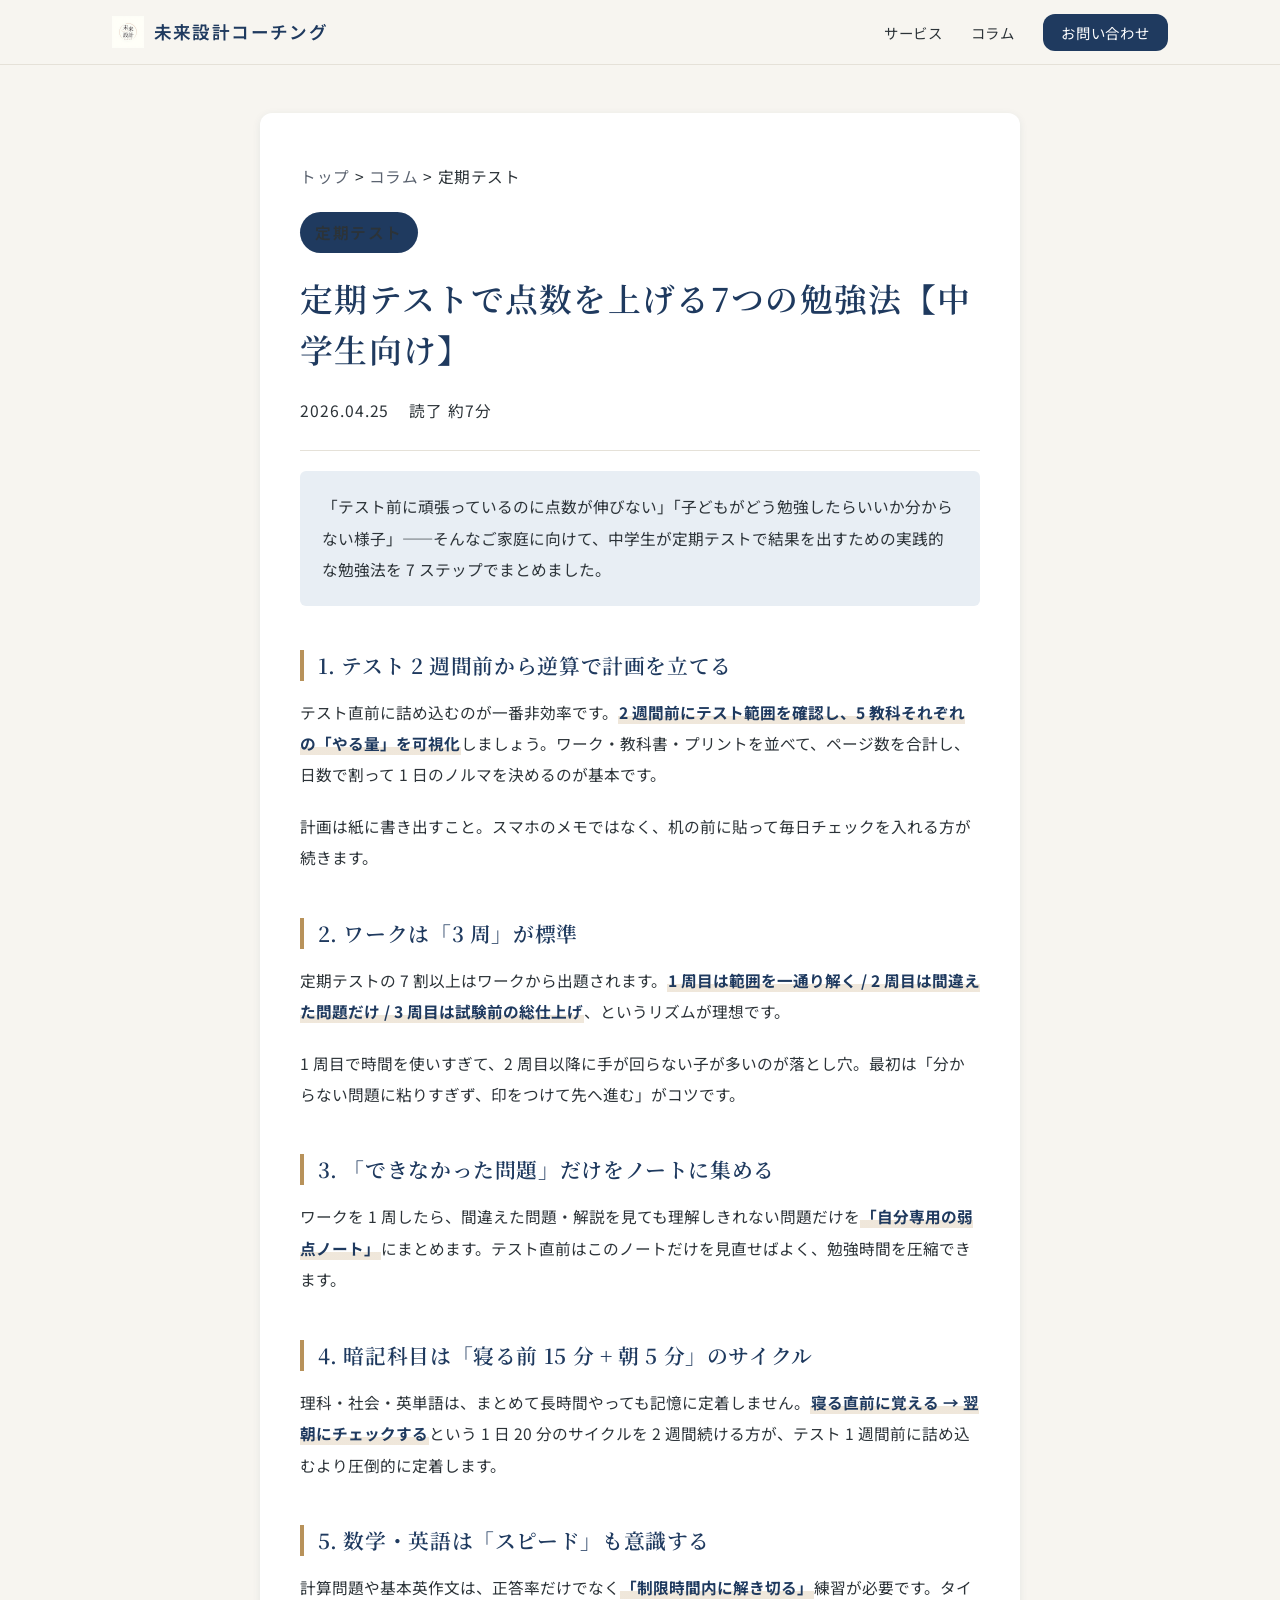
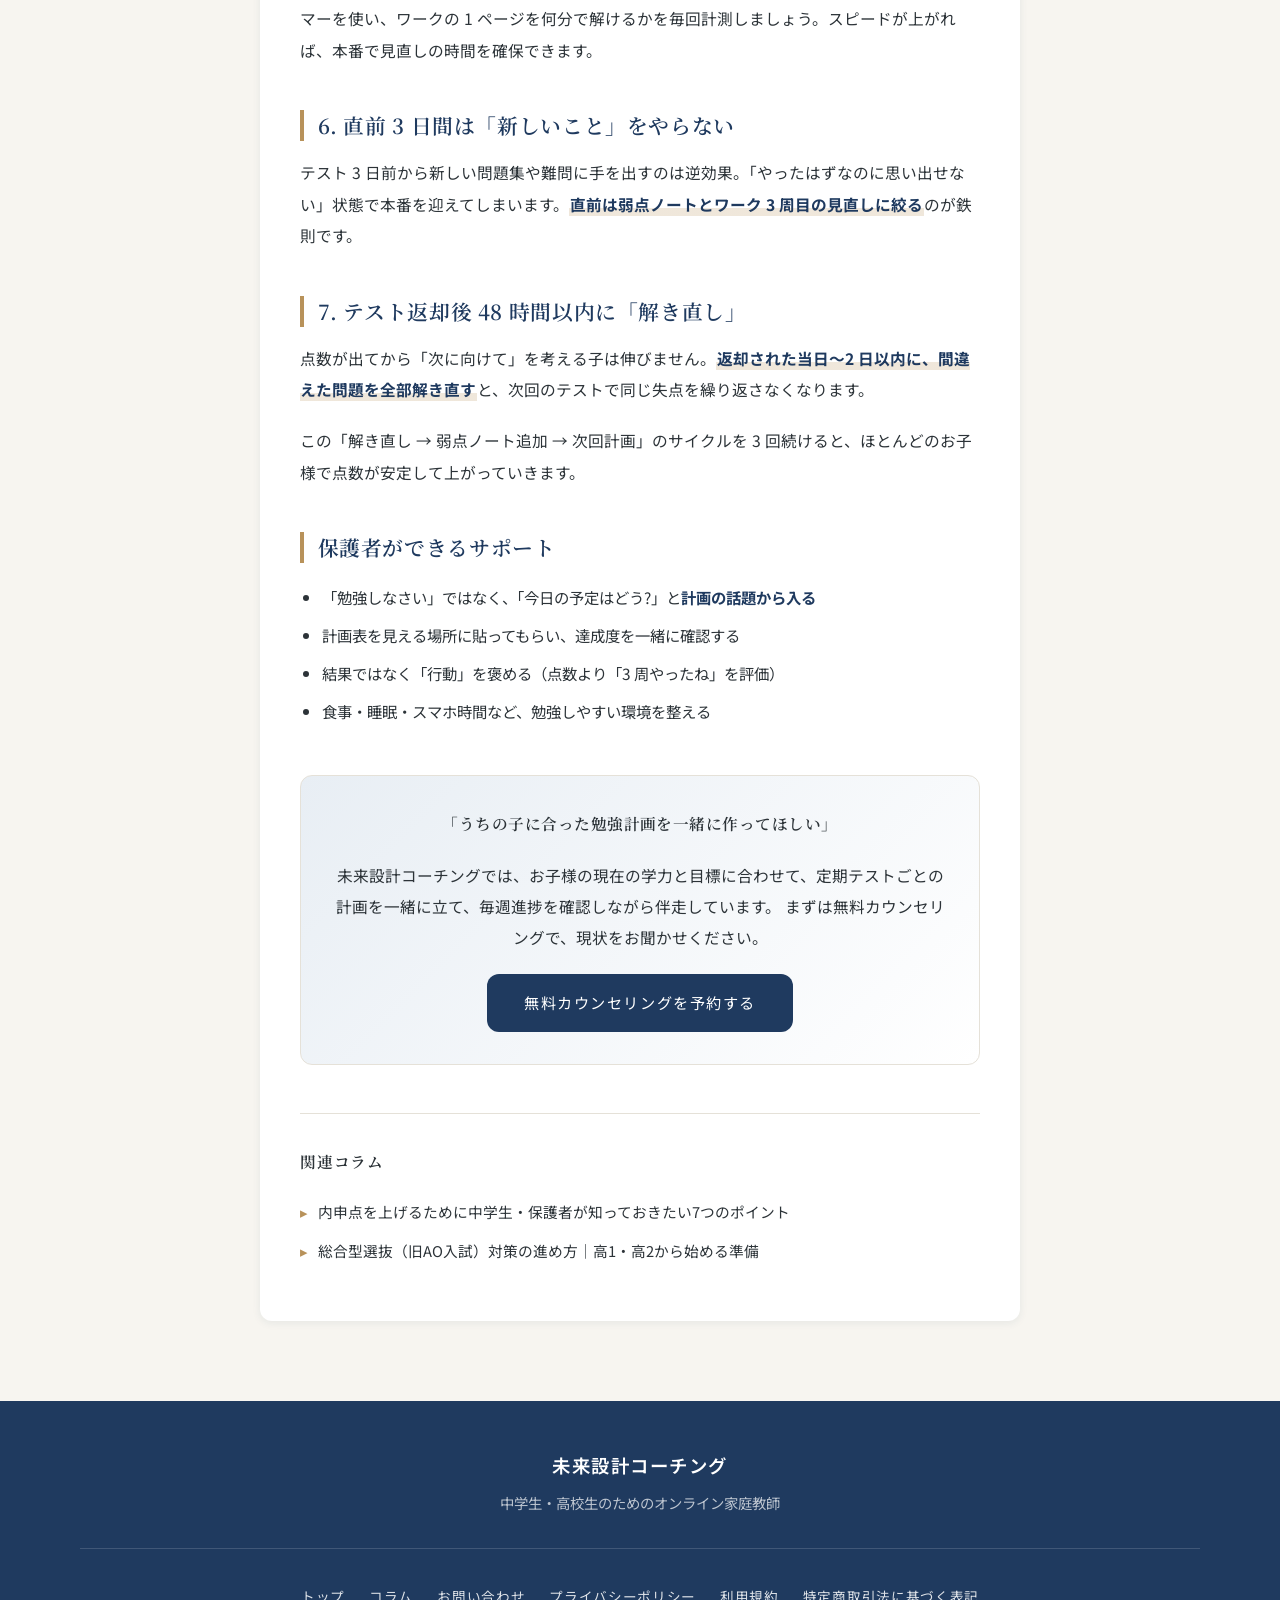
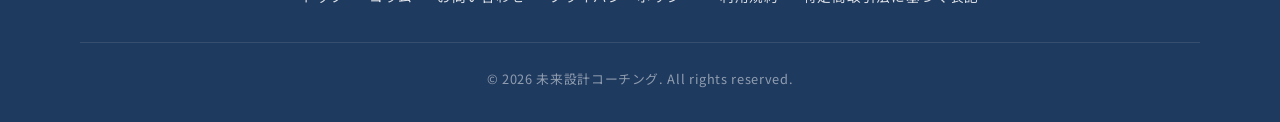
<file: blog/teiki-test-points-up.html>
<!DOCTYPE html>
<html lang="ja">
<head>
  <meta charset="UTF-8">
  <meta name="viewport" content="width=device-width, initial-scale=1.0">
  <title>定期テストで点数を上げる7つの勉強法【中学生向け】 | 未来設計コーチング</title>
  <meta name="description" content="「テスト前に頑張っているのに点数が伸びない」中学生のための、再現性のある定期テスト対策7ステップ。1〜2週間前からの計画立案、出題範囲の整理、解き直し方法までを順を追って解説します。">
  <meta name="theme-color" content="#1f3a5f">

  <link rel="canonical" href="https://online-miraiplan.github.io/mirai-coaching/blog/teiki-test-points-up.html">
  <link rel="icon" href="../images/logo.png" type="image/png">

  <meta property="og:type" content="article">
  <meta property="og:url" content="https://online-miraiplan.github.io/mirai-coaching/blog/teiki-test-points-up.html">
  <meta property="og:title" content="定期テストで点数を上げる7つの勉強法【中学生向け】">
  <meta property="og:description" content="再現性のある定期テスト対策7ステップ。計画・範囲整理・解き直しまでを順を追って解説。">
  <meta property="og:image" content="https://online-miraiplan.github.io/mirai-coaching/og-image.png">
  <meta property="og:site_name" content="未来設計コーチング">
  <meta property="og:locale" content="ja_JP">

  <link rel="preconnect" href="https://fonts.googleapis.com">
  <link rel="preconnect" href="https://fonts.gstatic.com" crossorigin>
  <link rel="stylesheet" href="https://fonts.googleapis.com/css2?family=Noto+Sans+JP:wght@400;500;600;700&family=Noto+Serif+JP:wght@500;600;700&display=swap">
  <link rel="stylesheet" href="../style.css">

  <script async src="https://www.googletagmanager.com/gtag/js?id=G-MP6NMWTLZE"></script>
  <script>
    window.dataLayer = window.dataLayer || [];
    function gtag(){dataLayer.push(arguments);}
    gtag('js', new Date());
    gtag('config', 'G-MP6NMWTLZE');
  </script>
</head>
<body>
  <a href="#main" class="skip-link">本文へスキップ</a>
  <header class="header">
    <nav class="nav">
      <a href="../" class="nav__logo" aria-label="未来設計コーチング トップへ">
        <img src="../images/logo.png" alt="" width="28" height="28" class="nav__logo-img">
        <span>未来設計コーチング</span>
      </a>
      <ul class="nav__menu">
        <li><a href="../#about">サービス</a></li>
        <li><a href="./">コラム</a></li>
        <li><a href="../contact.html" class="nav__cta">お問い合わせ</a></li>
      </ul>
    </nav>
  </header>

  <main id="main" class="article">
    <article class="article__inner">
      <p class="article__breadcrumb"><a href="../">トップ</a> &gt; <a href="./">コラム</a> &gt; 定期テスト</p>
      <p class="article__category">定期テスト</p>
      <h1 class="article__title">定期テストで点数を上げる7つの勉強法【中学生向け】</h1>
      <p class="article__meta">
        <time datetime="2026-04-25">2026.04.25</time>
        <span>読了 約7分</span>
      </p>

      <p class="article__lead">
        「テスト前に頑張っているのに点数が伸びない」「子どもがどう勉強したらいいか分からない様子」――そんなご家庭に向けて、中学生が定期テストで結果を出すための実践的な勉強法を 7 ステップでまとめました。
      </p>

      <h2 class="article__h2">1. テスト 2 週間前から逆算で計画を立てる</h2>
      <p>
        テスト直前に詰め込むのが一番非効率です。<strong>2 週間前にテスト範囲を確認し、5 教科それぞれの「やる量」を可視化</strong>しましょう。ワーク・教科書・プリントを並べて、ページ数を合計し、日数で割って 1 日のノルマを決めるのが基本です。
      </p>
      <p>
        計画は紙に書き出すこと。スマホのメモではなく、机の前に貼って毎日チェックを入れる方が続きます。
      </p>

      <h2 class="article__h2">2. ワークは「3 周」が標準</h2>
      <p>
        定期テストの 7 割以上はワークから出題されます。<strong>1 周目は範囲を一通り解く / 2 周目は間違えた問題だけ / 3 周目は試験前の総仕上げ</strong>、というリズムが理想です。
      </p>
      <p>
        1 周目で時間を使いすぎて、2 周目以降に手が回らない子が多いのが落とし穴。最初は「分からない問題に粘りすぎず、印をつけて先へ進む」がコツです。
      </p>

      <h2 class="article__h2">3. 「できなかった問題」だけをノートに集める</h2>
      <p>
        ワークを 1 周したら、間違えた問題・解説を見ても理解しきれない問題だけを<strong>「自分専用の弱点ノート」</strong>にまとめます。テスト直前はこのノートだけを見直せばよく、勉強時間を圧縮できます。
      </p>

      <h2 class="article__h2">4. 暗記科目は「寝る前 15 分 + 朝 5 分」のサイクル</h2>
      <p>
        理科・社会・英単語は、まとめて長時間やっても記憶に定着しません。<strong>寝る直前に覚える → 翌朝にチェックする</strong>という 1 日 20 分のサイクルを 2 週間続ける方が、テスト 1 週間前に詰め込むより圧倒的に定着します。
      </p>

      <h2 class="article__h2">5. 数学・英語は「スピード」も意識する</h2>
      <p>
        計算問題や基本英作文は、正答率だけでなく<strong>「制限時間内に解き切る」</strong>練習が必要です。タイマーを使い、ワークの 1 ページを何分で解けるかを毎回計測しましょう。スピードが上がれば、本番で見直しの時間を確保できます。
      </p>

      <h2 class="article__h2">6. 直前 3 日間は「新しいこと」をやらない</h2>
      <p>
        テスト 3 日前から新しい問題集や難問に手を出すのは逆効果。「やったはずなのに思い出せない」状態で本番を迎えてしまいます。<strong>直前は弱点ノートとワーク 3 周目の見直しに絞る</strong>のが鉄則です。
      </p>

      <h2 class="article__h2">7. テスト返却後 48 時間以内に「解き直し」</h2>
      <p>
        点数が出てから「次に向けて」を考える子は伸びません。<strong>返却された当日〜2 日以内に、間違えた問題を全部解き直す</strong>と、次回のテストで同じ失点を繰り返さなくなります。
      </p>
      <p>
        この「解き直し → 弱点ノート追加 → 次回計画」のサイクルを 3 回続けると、ほとんどのお子様で点数が安定して上がっていきます。
      </p>

      <h2 class="article__h2">保護者ができるサポート</h2>
      <ul class="article__list">
        <li>「勉強しなさい」ではなく、「今日の予定はどう?」と<strong>計画の話題から入る</strong></li>
        <li>計画表を見える場所に貼ってもらい、達成度を一緒に確認する</li>
        <li>結果ではなく「行動」を褒める（点数より「3 周やったね」を評価）</li>
        <li>食事・睡眠・スマホ時間など、勉強しやすい環境を整える</li>
      </ul>

      <div class="article__cta">
        <p class="article__cta-title">「うちの子に合った勉強計画を一緒に作ってほしい」</p>
        <p class="article__cta-text">
          未来設計コーチングでは、お子様の現在の学力と目標に合わせて、定期テストごとの計画を一緒に立て、毎週進捗を確認しながら伴走しています。
          まずは無料カウンセリングで、現状をお聞かせください。
        </p>
        <a href="../contact.html" class="btn btn--primary">無料カウンセリングを予約する</a>
      </div>

      <nav class="article__related" aria-label="関連コラム">
        <p class="article__related-title">関連コラム</p>
        <ul>
          <li><a href="naishin-up-guide.html">内申点を上げるために中学生・保護者が知っておきたい7つのポイント</a></li>
          <li><a href="sougougata-senbatsu-guide.html">総合型選抜（旧AO入試）対策の進め方｜高1・高2から始める準備</a></li>
        </ul>
      </nav>
    </article>
  </main>

  <footer class="footer">
    <div class="footer__inner">
      <p class="footer__logo">未来設計コーチング</p>
      <p class="footer__text">中学生・高校生のためのオンライン家庭教師</p>
      <ul class="footer__links">
        <li><a href="../">トップ</a></li>
        <li><a href="./">コラム</a></li>
        <li><a href="../contact.html">お問い合わせ</a></li>
        <li><a href="../privacy.html">プライバシーポリシー</a></li>
        <li><a href="../terms.html">利用規約</a></li>
        <li><a href="../tokusho.html">特定商取引法に基づく表記</a></li>
      </ul>
      <p class="footer__copy">&copy; 2026 未来設計コーチング. All rights reserved.</p>
    </div>
  </footer>

  <script>
    (function () {
      var toggle = document.querySelector(".nav__toggle");
      var menu = document.getElementById("nav-menu");
      if (!toggle || !menu) return;
      toggle.addEventListener("click", function () {
        var expanded = toggle.getAttribute("aria-expanded") === "true";
        toggle.setAttribute("aria-expanded", !expanded);
        menu.classList.toggle("nav__menu--open");
        document.body.classList.toggle("no-scroll", !expanded);
      });
    })();
  </script>
</body>
</html>
</file>
<file: style.css>
:root {
  --color-bg: #f7f5f0;
  --color-surface: #ffffff;
  --color-text: #2c3338;
  --color-text-muted: #5b6370;
  --color-primary: #1f3a5f;
  --color-primary-dark: #15294a;
  --color-accent: #b8925a;
  --color-accent-dark: #97764a;
  --color-sub: #6b8faf;
  --color-sub-soft: #e8eef4;
  --color-border: #e5e1d8;
  --shadow-sm: 0 2px 8px rgba(31, 58, 95, 0.08);
  --shadow-md: 0 10px 30px rgba(31, 58, 95, 0.12);
  --shadow-lg: 0 24px 48px rgba(31, 58, 95, 0.18);
  --radius: 12px;
  --radius-sm: 6px;
  --font-serif: "Noto Serif JP", "Hiragino Mincho ProN", "Yu Mincho", "YuMincho", serif;
  --font-sans: "Noto Sans JP", "Hiragino Sans", "Yu Gothic", "YuGothic", "Meiryo", sans-serif;
  --header-height: 64px;
}

* {
  margin: 0;
  padding: 0;
  box-sizing: border-box;
}

html {
  scroll-behavior: smooth;
  scroll-padding-top: var(--header-height);
}

body {
  font-family: var(--font-sans);
  line-height: 1.8;
  color: var(--color-text);
  background: var(--color-bg);
  -webkit-font-smoothing: antialiased;
}

h1, h2, h3, h4,
.hero__title, .section__title, .card__title,
.teacher__name, .teacher__highlight-lead,
.legal__title, .legal__heading,
.price-model__title, .plans__extra-title {
  font-family: var(--font-serif);
  font-weight: 600;
  letter-spacing: 0.02em;
}

body.no-scroll {
  overflow: hidden;
}

a {
  color: inherit;
}

img {
  max-width: 100%;
  display: block;
}

:focus-visible {
  outline: 2px solid var(--color-accent);
  outline-offset: 3px;
  border-radius: 2px;
}

/* Skip link */
.skip-link {
  position: absolute;
  top: -100px;
  left: 1rem;
  background: var(--color-primary);
  color: #fff;
  padding: 0.75rem 1.25rem;
  border-radius: var(--radius);
  text-decoration: none;
  z-index: 200;
  transition: top 0.2s;
}

.skip-link:focus {
  top: 1rem;
}

/* Header */
.header {
  position: sticky;
  top: 0;
  background: rgba(247, 245, 240, 0.95);
  -webkit-backdrop-filter: blur(8px);
  backdrop-filter: blur(8px);
  border-bottom: 1px solid var(--color-border);
  z-index: 100;
}

.nav {
  max-width: 1120px;
  margin: 0 auto;
  padding: 0.9rem 2rem;
  display: flex;
  justify-content: space-between;
  align-items: center;
  min-height: var(--header-height);
}

.nav__logo {
  display: flex;
  align-items: center;
  gap: 0.6rem;
  font-size: 1.1rem;
  font-weight: 600;
  letter-spacing: 0.08em;
  color: var(--color-primary);
  text-decoration: none;
}

.nav__logo-img {
  width: 32px;
  height: 32px;
}

.nav__menu {
  list-style: none;
  display: flex;
  gap: 1.75rem;
  align-items: center;
}

.nav__menu a {
  font-size: 0.9rem;
  text-decoration: none;
  color: var(--color-text);
  transition: color 0.2s;
  letter-spacing: 0.05em;
}

.nav__menu a:hover {
  color: var(--color-accent);
}

.nav__cta {
  background: var(--color-primary);
  color: #fff !important;
  padding: 0.5rem 1.15rem;
  border-radius: var(--radius);
  transition: background 0.2s;
}

.nav__cta:hover {
  background: var(--color-primary-dark);
  color: #fff !important;
}

.nav__toggle {
  display: none;
  background: transparent;
  border: 0;
  width: 44px;
  height: 44px;
  cursor: pointer;
  padding: 10px;
  position: relative;
}

.nav__toggle-bar {
  display: block;
  width: 24px;
  height: 2px;
  background: var(--color-primary);
  margin: 5px auto;
  transition: transform 0.25s, opacity 0.25s;
}

.nav__toggle[aria-expanded="true"] .nav__toggle-bar:nth-child(1) {
  transform: translateY(7px) rotate(45deg);
}

.nav__toggle[aria-expanded="true"] .nav__toggle-bar:nth-child(2) {
  opacity: 0;
}

.nav__toggle[aria-expanded="true"] .nav__toggle-bar:nth-child(3) {
  transform: translateY(-7px) rotate(-45deg);
}

/* Hero */
.hero {
  padding: 6rem 2rem 7rem;
  background: linear-gradient(180deg, #f7f5f0 0%, #ede8dc 100%);
  position: relative;
  overflow: hidden;
}

.hero::before {
  content: "";
  position: absolute;
  top: -120px;
  right: -120px;
  width: 400px;
  height: 400px;
  background: radial-gradient(circle, rgba(184, 146, 90, 0.12) 0%, transparent 70%);
  border-radius: 50%;
}

.hero__inner {
  max-width: 1120px;
  margin: 0 auto;
  display: grid;
  grid-template-columns: 1.1fr 0.9fr;
  align-items: center;
  gap: 3rem;
  position: relative;
}

.hero__body {
  text-align: left;
}

.hero__visual {
  position: relative;
}

.hero__svg {
  width: 100%;
  height: auto;
  display: block;
}

.hero__lead {
  font-size: 0.95rem;
  color: var(--color-accent-dark);
  letter-spacing: 0.2em;
  margin-bottom: 1.5rem;
}

.hero__title {
  font-size: clamp(2.2rem, 5vw, 3.6rem);
  font-weight: 600;
  line-height: 1.4;
  color: var(--color-primary);
  margin-bottom: 2rem;
  letter-spacing: 0.05em;
}

.hero__desc {
  font-size: 1.05rem;
  color: var(--color-text-muted);
  margin-bottom: 3rem;
  line-height: 2;
}

.hero__actions {
  display: flex;
  gap: 1rem;
  flex-wrap: wrap;
}

/* Buttons */
.btn {
  display: inline-block;
  padding: 0.9rem 2.25rem;
  font-size: 0.95rem;
  letter-spacing: 0.1em;
  text-decoration: none;
  border-radius: var(--radius);
  transition: all 0.25s;
  border: 1px solid transparent;
  cursor: pointer;
  font-family: inherit;
}

.btn--primary {
  background: var(--color-primary);
  color: #fff;
}

.btn--primary:hover {
  background: var(--color-primary-dark);
  transform: translateY(-1px);
  box-shadow: var(--shadow-md);
}

.btn--ghost {
  background: transparent;
  color: var(--color-primary);
  border-color: var(--color-primary);
}

.btn--ghost:hover {
  background: var(--color-primary);
  color: #fff;
}

.btn--block {
  display: block;
  width: 100%;
  padding: 1.1rem;
  font-size: 1rem;
  margin-top: 1rem;
}

.btn:disabled,
.btn[disabled] {
  opacity: 0.6;
  cursor: not-allowed;
  transform: none !important;
  box-shadow: none !important;
}

/* Sections */
.section {
  padding: 6rem 2rem;
}

.section--alt {
  background: var(--color-surface);
}

.section__inner {
  max-width: 1120px;
  margin: 0 auto;
  text-align: center;
}

.section__inner--narrow {
  max-width: 720px;
}

.section__eyebrow {
  font-size: 0.85rem;
  color: var(--color-accent-dark);
  letter-spacing: 0.25em;
  margin-bottom: 0.75rem;
}

.section__title {
  font-size: clamp(1.6rem, 3vw, 2.2rem);
  color: var(--color-primary);
  margin-bottom: 2.5rem;
  font-weight: 600;
  letter-spacing: 0.05em;
}

.section__text {
  font-size: 1rem;
  color: var(--color-text-muted);
  margin-bottom: 2rem;
  line-height: 2;
}

/* Cards */
.cards {
  display: grid;
  grid-template-columns: repeat(auto-fit, minmax(280px, 1fr));
  gap: 2rem;
  margin-top: 3rem;
  text-align: left;
}

.card {
  position: relative;
  padding: 2.25rem 1.75rem 2rem;
  background: var(--color-surface);
  border: 1px solid var(--color-border);
  border-radius: var(--radius);
  transition: transform 0.25s, box-shadow 0.25s, border-color 0.25s;
  overflow: hidden;
}

.card::before {
  content: "";
  position: absolute;
  top: 0;
  left: 0;
  width: 100%;
  height: 4px;
  background: linear-gradient(90deg, var(--color-accent), var(--color-sub));
  opacity: 0;
  transition: opacity 0.3s;
}

.card:hover {
  transform: translateY(-6px);
  box-shadow: var(--shadow-md);
  border-color: transparent;
}

.card:hover::before {
  opacity: 1;
}

.card__icon {
  width: 56px;
  height: 56px;
  border-radius: 14px;
  background: linear-gradient(135deg, rgba(184, 146, 90, 0.12), rgba(31, 58, 95, 0.08));
  color: var(--color-primary);
  display: flex;
  align-items: center;
  justify-content: center;
  margin-bottom: 1.25rem;
  transition: transform 0.3s, color 0.3s;
}

.card:hover .card__icon {
  transform: rotate(-6deg) scale(1.05);
  color: var(--color-accent-dark);
}

.card__num {
  font-family: var(--font-serif);
  font-size: 0.78rem;
  color: var(--color-accent-dark);
  letter-spacing: 0.3em;
  margin-bottom: 0.5rem;
  font-weight: 500;
}

.card__title {
  font-size: 1.25rem;
  color: var(--color-primary);
  margin-bottom: 1rem;
  font-weight: 600;
}

.card__text {
  color: var(--color-text-muted);
  font-size: 0.95rem;
  line-height: 1.9;
}

/* Teacher */
.teacher {
  display: grid;
  grid-template-columns: 260px 1fr;
  gap: 3rem;
  margin-top: 2.5rem;
  text-align: left;
  max-width: 960px;
  margin-left: auto;
  margin-right: auto;
}

.teacher__aside {
  text-align: center;
}

.teacher__avatar {
  width: 160px;
  height: 160px;
  border-radius: 50%;
  overflow: hidden;
  display: flex;
  align-items: center;
  justify-content: center;
  margin: 0 auto 1.5rem;
  box-shadow: var(--shadow-md);
  background: var(--color-sub-soft);
}

.teacher__avatar svg,
.teacher__avatar picture,
.teacher__avatar img {
  width: 100%;
  height: 100%;
  display: block;
  object-fit: cover;
  object-position: center top;
}

.teacher__meta {
  text-align: center;
}

.teacher__name {
  font-size: 1.3rem;
  color: var(--color-primary);
  font-weight: 600;
  margin-bottom: 0.75rem;
  letter-spacing: 0.05em;
}

.teacher__role {
  display: block;
  font-size: 0.85rem;
  color: var(--color-accent-dark);
  font-weight: 400;
  letter-spacing: 0.15em;
  margin-top: 0.25rem;
}

.teacher__tags {
  list-style: none;
  display: flex;
  flex-wrap: wrap;
  gap: 0.4rem;
  justify-content: center;
}

.teacher__tags li {
  font-size: 0.8rem;
  background: var(--color-bg);
  border: 1px solid var(--color-border);
  padding: 0.25rem 0.75rem;
  border-radius: 999px;
  color: var(--color-text-muted);
}

.teacher__body p {
  color: var(--color-text);
  margin-bottom: 1.25rem;
  line-height: 2;
  font-size: 1rem;
}

.teacher__body strong {
  color: var(--color-primary);
  font-weight: 600;
}

/* Plans */
.plans {
  display: grid;
  grid-template-columns: repeat(auto-fit, minmax(280px, 1fr));
  gap: 2rem;
  max-width: 800px;
  margin: 3rem auto 1.5rem;
}

.plan {
  padding: 2.5rem 2rem;
  background: var(--color-bg);
  border: 1px solid var(--color-border);
  border-radius: var(--radius);
  text-align: center;
}

.plan--highlight {
  background: var(--color-primary);
  color: #fff;
  border-color: var(--color-primary);
  transform: scale(1.02);
}

.plan__name {
  font-size: 1.2rem;
  margin-bottom: 1.25rem;
  font-weight: 600;
  letter-spacing: 0.05em;
}

.plan__price {
  font-size: 2.4rem;
  font-weight: 600;
  margin-bottom: 1.5rem;
  color: var(--color-primary);
  letter-spacing: 0.02em;
}

.plan--highlight .plan__price {
  color: #fff;
}

.plan__price span {
  font-size: 1.2rem;
  margin-right: 0.2rem;
}

.plan__price small {
  font-size: 0.85rem;
  font-weight: 400;
  color: var(--color-text-muted);
  margin-left: 0.3rem;
}

.plan--highlight .plan__price small {
  color: rgba(255, 255, 255, 0.8);
}

.plan__list {
  list-style: none;
  text-align: left;
  border-top: 1px solid var(--color-border);
  padding-top: 1.25rem;
}

.plan--highlight .plan__list {
  border-color: rgba(255, 255, 255, 0.2);
}

.plan__list li {
  padding: 0.5rem 0;
  font-size: 0.95rem;
  padding-left: 1.25rem;
  position: relative;
}

.plan__list li::before {
  content: "・";
  position: absolute;
  left: 0;
  color: var(--color-accent);
}

.plans__note {
  font-size: 0.85rem;
  color: var(--color-text-muted);
  margin-top: 1.5rem;
  line-height: 1.9;
}

/* FAQ */
.faq {
  text-align: left;
  margin-top: 2rem;
}

.faq__item {
  background: var(--color-surface);
  border: 1px solid var(--color-border);
  border-radius: var(--radius);
  margin-bottom: 0.75rem;
  overflow: hidden;
  transition: box-shadow 0.2s;
}

.faq__item:hover {
  box-shadow: var(--shadow-sm);
}

.faq__item[open] {
  box-shadow: var(--shadow-sm);
}

.faq__q {
  padding: 1.1rem 3rem 1.1rem 1.5rem;
  font-weight: 600;
  color: var(--color-primary);
  cursor: pointer;
  list-style: none;
  position: relative;
  font-size: 1rem;
  line-height: 1.6;
}

.faq__q::-webkit-details-marker {
  display: none;
}

.faq__q::before {
  content: "Q";
  display: inline-block;
  color: var(--color-accent);
  font-weight: 600;
  margin-right: 0.75rem;
  letter-spacing: 0.05em;
}

.faq__q::after {
  content: "+";
  position: absolute;
  right: 1.5rem;
  top: 50%;
  transform: translateY(-50%);
  font-size: 1.5rem;
  color: var(--color-accent);
  transition: transform 0.25s;
  line-height: 1;
}

.faq__item[open] .faq__q::after {
  content: "−";
}

.faq__a {
  padding: 0 1.5rem 1.25rem;
  color: var(--color-text-muted);
  line-height: 1.9;
  font-size: 0.95rem;
}

.faq__a ul {
  padding-left: 1.25rem;
  margin: 0.5rem 0;
}

.faq__a strong {
  color: var(--color-primary);
  font-weight: 600;
}

.faq__category {
  font-size: 0.85rem;
  font-weight: 600;
  color: var(--color-accent-dark);
  letter-spacing: 0.1em;
  text-transform: uppercase;
  margin: 2rem 0 0.75rem;
  padding-left: 0.75rem;
  border-left: 3px solid var(--color-accent);
}

.faq__category:first-child {
  margin-top: 0.5rem;
}

/* Form */
.form {
  text-align: left;
  margin-top: 2rem;
}

.form__row {
  margin-bottom: 1.5rem;
}

.form__label {
  display: block;
  font-size: 0.9rem;
  margin-bottom: 0.5rem;
  color: var(--color-primary);
  font-weight: 500;
  letter-spacing: 0.05em;
}

.required {
  display: inline-block;
  font-size: 0.7rem;
  background: var(--color-accent);
  color: #fff;
  padding: 0.1rem 0.5rem;
  border-radius: 2px;
  margin-left: 0.5rem;
  vertical-align: middle;
}

.optional {
  display: inline-block;
  font-size: 0.7rem;
  background: transparent;
  color: var(--color-text-muted);
  padding: 0.1rem 0.5rem;
  border: 1px solid var(--color-border);
  border-radius: 2px;
  margin-left: 0.5rem;
  vertical-align: middle;
}

.form__notice {
  margin: 0 0 1.5rem;
  padding: 0.9rem 1.1rem;
  background: var(--color-sub-soft);
  border-radius: var(--radius-sm);
  font-size: 0.9rem;
  line-height: 1.7;
  color: var(--color-text);
}

.form__notice strong {
  color: var(--color-primary);
  font-weight: 700;
}

.form__divider {
  margin: 2rem 0 1rem;
  padding: 0;
  font-size: 0.82rem;
  color: var(--color-text-muted);
  letter-spacing: 0.08em;
  text-align: center;
  position: relative;
}

.form__divider::before,
.form__divider::after {
  content: "";
  display: inline-block;
  width: 30%;
  max-width: 120px;
  height: 1px;
  background: var(--color-border);
  vertical-align: middle;
  margin: 0 0.85rem;
}

.form__help {
  margin: 0.45rem 0 0;
  font-size: 0.8rem;
  color: var(--color-text-muted);
  line-height: 1.6;
}

.form__input {
  width: 100%;
  padding: 0.85rem 1rem;
  font-size: 1rem;
  border: 1px solid var(--color-border);
  border-radius: var(--radius);
  background: #fff;
  font-family: inherit;
  color: var(--color-text);
  transition: border-color 0.2s, box-shadow 0.2s;
}

.form__input:focus {
  outline: none;
  border-color: var(--color-primary);
  box-shadow: 0 0 0 3px rgba(31, 58, 95, 0.08);
}

textarea.form__input {
  resize: vertical;
}

.form__consent {
  font-size: 0.9rem;
  color: var(--color-text-muted);
}

.form__consent label {
  display: flex;
  align-items: flex-start;
  gap: 0.6rem;
  cursor: pointer;
  line-height: 1.7;
}

.form__consent input[type="checkbox"] {
  margin-top: 0.35em;
  flex-shrink: 0;
}

.form__consent a {
  color: var(--color-primary);
  text-decoration: underline;
}

.form__status {
  margin-top: 1rem;
  padding: 0.9rem 1rem;
  border-radius: var(--radius);
  font-size: 0.95rem;
  min-height: 1.2em;
}

.form__status:empty {
  display: none;
}

.form__status--loading {
  background: #f0ede4;
  color: var(--color-text-muted);
}

.form__status--success {
  background: #e8f0e6;
  color: #2d5a2d;
  border: 1px solid #c8dbc2;
}

.form__status--error {
  background: #fbecec;
  color: #8a2a2a;
  border: 1px solid #eccccc;
}

/* Legal pages */
.legal {
  padding: 4rem 2rem 6rem;
}

.legal__inner {
  max-width: 820px;
  margin: 0 auto;
}

.legal__title {
  font-size: clamp(1.8rem, 4vw, 2.4rem);
  color: var(--color-primary);
  margin-bottom: 2.5rem;
  font-weight: 600;
  letter-spacing: 0.05em;
}

.legal__heading {
  font-size: 1.15rem;
  color: var(--color-primary);
  margin: 2.5rem 0 1rem;
  font-weight: 600;
  padding-bottom: 0.5rem;
  border-bottom: 1px solid var(--color-border);
}

.legal__text {
  color: var(--color-text);
  line-height: 2;
  margin-bottom: 1rem;
  font-size: 0.98rem;
}

.legal__text a {
  color: var(--color-primary);
  text-decoration: underline;
}

.legal__list {
  padding-left: 1.5rem;
  margin-bottom: 1rem;
  color: var(--color-text);
  line-height: 2;
}

.legal__list li {
  margin-bottom: 0.25rem;
  font-size: 0.98rem;
}

.legal__meta {
  margin-top: 3rem;
  color: var(--color-text-muted);
  font-size: 0.9rem;
  text-align: right;
}

.legal__table {
  width: 100%;
  border-collapse: collapse;
  margin-top: 1.5rem;
  background: var(--color-surface);
  box-shadow: var(--shadow-sm);
  border-radius: var(--radius);
  overflow: hidden;
}

.legal__table th,
.legal__table td {
  padding: 1rem 1.25rem;
  text-align: left;
  border-bottom: 1px solid var(--color-border);
  vertical-align: top;
  font-size: 0.95rem;
  line-height: 1.9;
}

.legal__table th {
  background: var(--color-bg);
  color: var(--color-primary);
  font-weight: 600;
  white-space: nowrap;
  width: 38%;
}

.legal__table tr:last-child th,
.legal__table tr:last-child td {
  border-bottom: 0;
}

.legal__table a {
  color: var(--color-primary);
  text-decoration: underline;
}

/* Voices */
.voices {
  display: grid;
  grid-template-columns: repeat(2, 1fr);
  gap: 1.5rem;
  margin-top: 3rem;
  text-align: left;
}

@media (max-width: 720px) {
  .voices {
    grid-template-columns: 1fr;
  }
}

.voice {
  background: var(--color-surface);
  border: 1px solid var(--color-border);
  border-left: 3px solid var(--color-accent);
  border-radius: var(--radius);
  padding: 1.75rem 1.5rem 1.25rem;
  margin: 0;
  box-shadow: var(--shadow-sm);
  display: flex;
  flex-direction: column;
}

.voice__text {
  margin: 0 0 1rem;
  padding: 0;
  color: var(--color-text);
  font-size: 0.95rem;
  line-height: 2;
  position: relative;
  quotes: "「" "」";
  flex: 1;
}

.voice__text::before {
  content: open-quote;
  color: var(--color-accent);
  font-size: 1.6rem;
  line-height: 1;
  vertical-align: -0.1em;
  margin-right: 0.1em;
}

.voice__text::after {
  content: close-quote;
  color: var(--color-accent);
  font-size: 1.6rem;
  line-height: 1;
  vertical-align: -0.1em;
}

.voice__meta {
  font-size: 0.85rem;
  color: var(--color-accent-dark);
  letter-spacing: 0.1em;
  padding-top: 0.75rem;
  border-top: 1px dashed var(--color-border);
}

.voices__note {
  margin-top: 2rem;
  font-size: 0.8rem;
  color: var(--color-text-muted);
  text-align: center;
}

/* Price table */
.price-table {
  display: grid;
  grid-template-columns: 1.2fr 1fr 1fr;
  background: var(--color-surface);
  border: 1px solid var(--color-border);
  border-radius: var(--radius);
  overflow: hidden;
  margin: 3rem auto 2rem;
  box-shadow: var(--shadow-sm);
  max-width: 820px;
}

.price-table__head {
  display: contents;
}

.price-table__head > div {
  background: var(--color-primary);
  color: #fff;
  padding: 0.9rem 1rem;
  font-size: 0.9rem;
  letter-spacing: 0.1em;
  text-align: center;
  font-weight: 600;
}

.price-table__row {
  display: contents;
}

.price-table__row > div {
  padding: 1.1rem 1rem;
  border-bottom: 1px solid var(--color-border);
  text-align: center;
}

.price-table__row:last-child > div {
  border-bottom: 0;
}

.price-table__grade {
  text-align: left !important;
  font-weight: 600;
  color: var(--color-primary);
  background: var(--color-bg);
  font-size: 0.95rem;
}

.price-table__cell {
  display: flex;
  flex-direction: column;
  align-items: center;
  gap: 0.15rem;
}

.price-table__price {
  font-size: 1.25rem;
  font-weight: 600;
  color: var(--color-primary);
  letter-spacing: 0.02em;
}

.price-table__price small {
  font-size: 0.75rem;
  font-weight: 400;
  color: var(--color-text-muted);
  margin-left: 0.15rem;
}

.price-table__tax {
  font-size: 0.75rem;
  color: var(--color-text-muted);
}

/* Plans extra */
.plans__extra {
  max-width: 720px;
  margin: 2.5rem auto 1.5rem;
  padding: 1.5rem 1.75rem;
  background: var(--color-bg);
  border: 1px solid var(--color-border);
  border-radius: var(--radius);
  text-align: left;
}

.plans__extra-title {
  font-size: 0.95rem;
  color: var(--color-accent-dark);
  letter-spacing: 0.15em;
  margin-bottom: 1rem;
  font-weight: 600;
}

.plans__extra-list {
  display: grid;
  grid-template-columns: auto 1fr;
  gap: 0.6rem 1.25rem;
  font-size: 0.95rem;
}

.plans__extra-list dt {
  font-weight: 600;
  color: var(--color-primary);
  white-space: nowrap;
}

.plans__extra-list dd {
  color: var(--color-text);
}

.plans__extra-note {
  display: block;
  font-size: 0.82rem;
  color: var(--color-text-muted);
  margin-top: 0.15rem;
}

/* Floating CTA */
.float-cta {
  position: fixed;
  right: 1.25rem;
  bottom: 1.25rem;
  background: var(--color-accent);
  color: #fff;
  padding: 0.9rem 1.25rem;
  border-radius: 999px;
  text-decoration: none;
  font-size: 0.9rem;
  font-weight: 600;
  letter-spacing: 0.05em;
  box-shadow: 0 8px 24px rgba(31, 58, 95, 0.25);
  display: inline-flex;
  align-items: center;
  gap: 0.55rem;
  z-index: 140;
  opacity: 0;
  transform: translateY(20px);
  pointer-events: none;
  transition: opacity 0.3s, transform 0.3s, background 0.2s;
}

.float-cta--visible {
  opacity: 1;
  transform: translateY(0);
  pointer-events: auto;
}

.float-cta:hover {
  background: var(--color-accent-dark);
}

.float-cta__icon {
  font-size: 1.15rem;
  line-height: 1;
}

.float-cta__text {
  line-height: 1.3;
  font-size: 0.82rem;
}

/* Cookie banner */
.cookie-banner {
  position: fixed;
  left: 1rem;
  right: 1rem;
  bottom: 1rem;
  max-width: 960px;
  margin: 0 auto;
  background: var(--color-primary);
  color: #fff;
  padding: 1rem 1.25rem;
  border-radius: var(--radius);
  box-shadow: 0 8px 32px rgba(0, 0, 0, 0.2);
  display: flex;
  align-items: center;
  gap: 1rem;
  z-index: 150;
  font-size: 0.9rem;
  line-height: 1.7;
}

.cookie-banner[hidden] {
  display: none;
}

.cookie-banner__text {
  flex: 1;
  margin: 0;
}

.cookie-banner__text a {
  color: #fff;
  text-decoration: underline;
}

.cookie-banner__close {
  flex-shrink: 0;
  background: #fff;
  color: var(--color-primary);
  border: 0;
  padding: 0.6rem 1.25rem;
  font-size: 0.9rem;
  border-radius: var(--radius);
  cursor: pointer;
  font-family: inherit;
  letter-spacing: 0.05em;
  transition: background 0.2s;
}

.cookie-banner__close:hover {
  background: var(--color-bg);
}

@media (max-width: 560px) {
  .cookie-banner {
    flex-direction: column;
    align-items: stretch;
    text-align: center;
    gap: 0.75rem;
  }
}

/* Footer */
.footer {
  background: var(--color-primary);
  color: #fff;
  padding: 3rem 2rem 2rem;
  text-align: center;
}

.footer__inner {
  max-width: 1120px;
  margin: 0 auto;
}

.footer__logo {
  font-size: 1.15rem;
  font-weight: 600;
  letter-spacing: 0.08em;
  margin-bottom: 0.5rem;
}

.footer__text {
  font-size: 0.9rem;
  color: rgba(255, 255, 255, 0.7);
  margin-bottom: 2rem;
}

.footer__info {
  display: inline-grid;
  grid-template-columns: auto 1fr;
  gap: 0.4rem 1.5rem;
  text-align: left;
  font-size: 0.85rem;
  color: rgba(255, 255, 255, 0.8);
  margin-bottom: 2rem;
  line-height: 1.8;
}

.footer__info dt {
  font-weight: 600;
  color: rgba(255, 255, 255, 0.9);
}

.footer__links {
  list-style: none;
  display: flex;
  justify-content: center;
  gap: 1.5rem;
  flex-wrap: wrap;
  margin-bottom: 2rem;
  padding-top: 2rem;
  border-top: 1px solid rgba(255, 255, 255, 0.15);
}

.footer__links a {
  color: rgba(255, 255, 255, 0.85);
  font-size: 0.85rem;
  text-decoration: none;
  letter-spacing: 0.05em;
}

.footer__links a:hover {
  color: #fff;
  text-decoration: underline;
}

.footer__copy {
  font-size: 0.8rem;
  color: rgba(255, 255, 255, 0.5);
  letter-spacing: 0.05em;
  padding-top: 1.5rem;
  border-top: 1px solid rgba(255, 255, 255, 0.1);
}

/* Responsive */
@media (max-width: 900px) {
  .teacher {
    grid-template-columns: 1fr;
    gap: 2rem;
  }
  .teacher__avatar {
    width: 120px;
    height: 120px;
  }
  .hero__inner {
    grid-template-columns: 1fr;
    text-align: center;
    gap: 2rem;
  }
  .hero__body {
    text-align: center;
  }
  .hero__actions {
    justify-content: center;
  }
  .hero__visual {
    max-width: 420px;
    margin: 0 auto;
  }
}

@media (max-width: 768px) {
  .nav {
    padding: 0.75rem 1.25rem;
  }
  .nav__logo {
    font-size: 1rem;
  }
  .nav__toggle {
    display: block;
  }
  .nav__menu {
    position: fixed;
    top: var(--header-height);
    left: 0;
    right: 0;
    bottom: 0;
    background: #ffffff;
    flex-direction: column;
    align-items: stretch;
    gap: 0;
    padding: 1.5rem;
    transform: translateX(100%);
    transition: transform 0.3s;
    overflow-y: auto;
    z-index: 110;
    box-shadow: -8px 0 24px rgba(31, 58, 95, 0.1);
  }
  .nav__menu--open {
    transform: translateX(0);
  }
  .nav__menu li {
    border-bottom: 1px solid var(--color-border);
  }
  .nav__menu a {
    display: block;
    padding: 1.1rem 0.75rem;
    font-size: 1.05rem;
    color: var(--color-primary);
    font-weight: 600;
    letter-spacing: 0.06em;
    opacity: 1;
  }
  .nav__menu a:hover,
  .nav__menu a:focus {
    color: var(--color-accent);
    background: var(--color-sub-soft);
  }
  .nav__cta {
    margin-top: 1rem;
    text-align: center;
  }
  body.no-scroll .float-cta {
    display: none;
  }
  .hero {
    padding: 4rem 1.25rem 5rem;
  }
  .section {
    padding: 4rem 1.25rem;
  }
  .legal {
    padding: 3rem 1.25rem 5rem;
  }
  .plan--highlight {
    transform: none;
  }
  .legal__table th {
    width: 35%;
    font-size: 0.9rem;
  }
  .legal__table th,
  .legal__table td {
    padding: 0.85rem 0.9rem;
    font-size: 0.9rem;
  }
  .footer {
    padding: 2.5rem 1.25rem 2rem;
  }
  .footer__links {
    gap: 1rem;
    flex-direction: column;
    align-items: center;
  }
  .price-table {
    grid-template-columns: 1fr;
  }
  .price-table__head {
    display: none;
  }
  .price-table__row {
    display: block;
    padding: 1rem 1.25rem;
    border-bottom: 1px solid var(--color-border);
  }
  .price-table__row:last-child {
    border-bottom: 0;
  }
  .price-table__row > div {
    border-bottom: 0;
    padding: 0.4rem 0;
    text-align: left;
  }
  .price-table__grade {
    background: transparent;
    font-size: 1rem;
    padding-bottom: 0.5rem !important;
    border-bottom: 1px dashed var(--color-border) !important;
    margin-bottom: 0.5rem;
  }
  .price-table__cell {
    flex-direction: row;
    align-items: baseline;
    justify-content: space-between;
    gap: 0.5rem;
  }
  .price-table__cell::before {
    content: attr(data-label);
    font-size: 0.85rem;
    color: var(--color-accent-dark);
    letter-spacing: 0.1em;
    font-weight: 600;
  }
  .plans__extra-list {
    grid-template-columns: 1fr;
    gap: 0.75rem 0;
  }
  .plans__extra-list dt {
    border-top: 1px solid var(--color-border);
    padding-top: 0.75rem;
  }
  .plans__extra-list dt:first-child {
    border-top: 0;
    padding-top: 0;
  }
  .float-cta {
    right: 1rem;
    bottom: 1rem;
    padding: 0.75rem 1rem;
  }
}

/* ===== Hero badges ===== */
.hero__badges {
  list-style: none;
  display: flex;
  flex-wrap: wrap;
  justify-content: center;
  gap: 0.6rem 0.8rem;
  margin: 0 0 2rem;
  padding: 0;
}

.hero__badges li {
  display: inline-flex;
  align-items: center;
  gap: 0.5rem;
  padding: 0.6rem 1.15rem;
  background: #fff;
  border: 1px solid var(--color-border);
  border-radius: 999px;
  font-size: 1rem;
  font-weight: 600;
  color: var(--color-primary);
  box-shadow: var(--shadow-sm);
  letter-spacing: 0.02em;
  font-family: var(--font-sans);
}

.hero__badge-check {
  display: inline-flex;
  align-items: center;
  justify-content: center;
  width: 22px;
  height: 22px;
  border-radius: 50%;
  background: var(--color-accent);
  color: #fff;
  font-size: 0.75rem;
  font-weight: 700;
}

/* ===== Teacher highlight ===== */
.teacher__highlight {
  max-width: 820px;
  margin: 2rem auto 2.5rem;
  padding: 1.75rem 2rem;
  background: linear-gradient(135deg, rgba(184, 146, 90, 0.1), rgba(31, 58, 95, 0.06));
  border-left: 4px solid var(--color-accent);
  border-radius: var(--radius);
  text-align: left;
}

.teacher__highlight-lead {
  font-size: 1.25rem;
  font-weight: 600;
  color: var(--color-primary);
  margin: 0 0 0.75rem;
  letter-spacing: 0.02em;
}

.teacher__highlight-text {
  font-size: 0.98rem;
  line-height: 1.9;
  color: var(--color-text);
  margin: 0;
}

.teacher__highlight-text strong {
  color: var(--color-primary);
  font-weight: 600;
}

/* ===== Compare table ===== */
.compare {
  display: grid;
  grid-template-columns: 1.3fr 1fr 1fr 1.15fr;
  gap: 0;
  margin-top: 2.5rem;
  background: var(--color-surface);
  border: 1px solid var(--color-border);
  border-radius: var(--radius);
  overflow: hidden;
  text-align: left;
}

.compare__head,
.compare__row {
  display: contents;
}

.compare__head > *,
.compare__row > * {
  padding: 1rem 1.25rem;
  border-bottom: 1px solid var(--color-border);
  display: flex;
  flex-direction: column;
  justify-content: center;
  gap: 0.3rem;
}

.compare__head > * {
  background: var(--color-bg);
  font-weight: 600;
  color: var(--color-primary);
  font-size: 0.95rem;
  text-align: center;
  align-items: center;
}

.compare__head .compare__us {
  background: var(--color-primary);
  color: #fff;
}

.compare__label {
  font-weight: 600;
  color: var(--color-primary);
  font-size: 0.95rem;
  background: var(--color-bg);
}

.compare__cell {
  text-align: center;
  align-items: center;
}

.compare__cell.compare__us {
  background: rgba(184, 146, 90, 0.08);
}

.compare__mark {
  font-size: 1.5rem;
  font-weight: 700;
  line-height: 1;
}

.compare__mark--best { color: var(--color-accent-dark); }
.compare__mark--good { color: var(--color-primary); }
.compare__mark--mid  { color: #a0a69f; }
.compare__mark--bad  { color: #b5524a; }

.compare__note {
  font-size: 0.78rem;
  color: var(--color-text-muted);
  line-height: 1.5;
}

.compare__row:last-child > * {
  border-bottom: 0;
}

.compare-note,
.compare__note-global {
  font-size: 0.85rem;
  color: var(--color-text-muted);
}

.compare + .compare__note {
  margin-top: 1rem;
  font-size: 0.85rem;
  color: var(--color-text-muted);
}

/* ===== Price model cases ===== */
.price-model {
  margin-top: 2.5rem;
  padding: 2rem;
  background: var(--color-surface);
  border: 1px solid var(--color-border);
  border-radius: var(--radius);
  text-align: left;
}

.price-model__title {
  font-size: 1.15rem;
  color: var(--color-primary);
  font-weight: 600;
  margin: 0 0 0.5rem;
}

.price-model__note {
  font-size: 0.88rem;
  color: var(--color-text-muted);
  margin: 0 0 1.5rem;
}

.price-model__list {
  list-style: none;
  padding: 0;
  margin: 0;
  display: grid;
  grid-template-columns: repeat(auto-fit, minmax(240px, 1fr));
  gap: 1rem;
}

.price-model__item {
  padding: 1.25rem 1.5rem;
  background: var(--color-bg);
  border: 1px solid var(--color-border);
  border-radius: var(--radius);
}

.price-model__label {
  font-size: 0.9rem;
  color: var(--color-primary);
  font-weight: 600;
  margin: 0 0 0.5rem;
}

.price-model__calc {
  font-size: 0.82rem;
  color: var(--color-text-muted);
  margin: 0 0 0.75rem;
  line-height: 1.6;
}

.price-model__total {
  font-size: 1rem;
  color: var(--color-text);
  margin: 0;
}

.price-model__total strong {
  font-size: 1.5rem;
  color: var(--color-accent-dark);
  font-weight: 700;
  letter-spacing: 0.02em;
}

.price-model__total small {
  font-size: 0.78rem;
  color: var(--color-text-muted);
  margin-left: 0.25rem;
}

/* ===== SNS links ===== */
.sns {
  list-style: none;
  padding: 0;
  margin: 1.5rem 0 1rem;
  display: flex;
  flex-wrap: wrap;
  justify-content: center;
  gap: 0.75rem;
}

.sns__link {
  display: inline-flex;
  align-items: center;
  gap: 0.5rem;
  padding: 0.55rem 1rem;
  background: rgba(255, 255, 255, 0.08);
  border: 1px solid rgba(255, 255, 255, 0.2);
  border-radius: 999px;
  color: inherit;
  text-decoration: none;
  font-size: 0.85rem;
  transition: background 0.2s, border-color 0.2s, transform 0.2s;
}

.sns__link:hover {
  background: rgba(255, 255, 255, 0.15);
  border-color: rgba(255, 255, 255, 0.4);
  transform: translateY(-1px);
}

.sns__icon {
  width: 20px;
  height: 20px;
  flex-shrink: 0;
}

.sns__label {
  font-weight: 500;
  letter-spacing: 0.02em;
}

/* ===== Compare table - mobile ===== */
@media (max-width: 768px) {
  .compare {
    display: block;
    border: 0;
    background: transparent;
  }
  .compare__head {
    display: none;
  }
  .compare__row {
    display: grid;
    grid-template-columns: 1fr 1fr;
    background: var(--color-surface);
    border: 1px solid var(--color-border);
    border-radius: var(--radius);
    margin-bottom: 1rem;
    overflow: hidden;
  }
  .compare__row > * {
    border-bottom: 1px solid var(--color-border);
    padding: 0.75rem 1rem;
    text-align: left;
    align-items: flex-start;
  }
  .compare__label {
    grid-column: 1 / -1;
    background: var(--color-primary);
    color: #fff;
    font-size: 1rem;
    padding: 0.85rem 1rem;
    align-items: center;
    justify-content: center;
    text-align: center;
  }
  .compare__cell {
    text-align: left;
    align-items: flex-start;
    flex-direction: row;
    gap: 0.6rem;
    flex-wrap: wrap;
  }
  .compare__cell::before {
    content: attr(data-label);
    display: block;
    width: 100%;
    font-size: 0.75rem;
    color: var(--color-text-muted);
    font-weight: 600;
    letter-spacing: 0.05em;
  }
  .compare__mark {
    font-size: 1.2rem;
  }
  .compare__cell.compare__us {
    background: rgba(184, 146, 90, 0.1);
  }
}

/* ===== Stats block (teacher) ===== */
.stats {
  list-style: none;
  padding: 0;
  margin: 0 auto 3rem;
  max-width: 820px;
  display: grid;
  grid-template-columns: repeat(3, 1fr);
  gap: 1rem;
  justify-content: center;
}

.stats__item {
  background: var(--color-surface);
  border: 1px solid var(--color-border);
  border-radius: var(--radius);
  padding: 1.5rem 1rem;
  text-align: center;
  box-shadow: var(--shadow-sm);
  transition: transform 0.25s, box-shadow 0.25s;
}

.stats__item:hover {
  transform: translateY(-3px);
  box-shadow: var(--shadow-md);
}

.stats__num {
  display: block;
  font-family: var(--font-serif);
  font-size: 2.4rem;
  font-weight: 700;
  color: var(--color-primary);
  line-height: 1.1;
  letter-spacing: 0.02em;
}

.stats__num small {
  font-size: 1rem;
  color: var(--color-accent-dark);
  margin-left: 0.15rem;
  font-weight: 600;
}

.stats__label {
  display: block;
  margin-top: 0.5rem;
  font-size: 0.82rem;
  color: var(--color-text-muted);
  font-weight: 500;
  letter-spacing: 0.05em;
}

@media (max-width: 768px) {
  .stats {
    grid-template-columns: repeat(2, 1fr);
  }
  .stats__num {
    font-size: 2rem;
  }
}

/* ===== Compare おすすめリボン ===== */
.compare__head .compare__us {
  position: relative;
  overflow: visible;
}

.compare__ribbon {
  position: absolute;
  top: -12px;
  left: 50%;
  transform: translateX(-50%);
  background: var(--color-accent);
  color: #fff;
  font-size: 0.72rem;
  font-weight: 700;
  letter-spacing: 0.15em;
  padding: 0.25rem 0.85rem;
  border-radius: 999px;
  white-space: nowrap;
  box-shadow: 0 4px 10px rgba(184, 146, 90, 0.35);
  font-family: var(--font-sans);
}

.compare {
  position: relative;
  margin-top: 3rem;
  overflow: visible;
}

.compare__head .compare__us {
  border: 2px solid var(--color-accent);
  border-bottom: 0;
}

.compare__cell.compare__us {
  border-left: 2px solid var(--color-accent);
  border-right: 2px solid var(--color-accent);
}

.compare__row:last-child .compare__cell.compare__us {
  border-bottom: 2px solid var(--color-accent);
}

@media (max-width: 768px) {
  .compare__head .compare__us,
  .compare__cell.compare__us {
    border: 0;
  }
  .compare__ribbon {
    position: static;
    transform: none;
    display: inline-block;
    margin-bottom: 0.5rem;
  }
}

/* ===== Price model 人気プラン ===== */
.price-model__item {
  position: relative;
  transition: transform 0.25s, box-shadow 0.25s;
}

.price-model__item--popular {
  background: linear-gradient(180deg, rgba(184, 146, 90, 0.08), rgba(255, 255, 255, 1));
  border: 2px solid var(--color-accent);
  box-shadow: var(--shadow-md);
  transform: translateY(-4px);
}

.price-model__badge {
  position: absolute;
  top: -12px;
  left: 50%;
  transform: translateX(-50%);
  background: var(--color-accent);
  color: #fff;
  font-size: 0.7rem;
  font-weight: 700;
  letter-spacing: 0.18em;
  padding: 0.3rem 0.85rem;
  border-radius: 999px;
  white-space: nowrap;
  box-shadow: 0 4px 10px rgba(184, 146, 90, 0.35);
  font-family: var(--font-sans);
}

/* ===== SNS brand colors on hover ===== */
.sns__link {
  position: relative;
  overflow: hidden;
}

.sns__link[aria-label="公式LINE"]:hover {
  background: #06C755;
  border-color: #06C755;
  color: #fff;
}

.sns__link[aria-label="Instagram"]:hover {
  background: linear-gradient(45deg, #f09433 0%, #e6683c 25%, #dc2743 50%, #cc2366 75%, #bc1888 100%);
  border-color: #cc2366;
  color: #fff;
}

.sns__link[aria-label="X (旧Twitter)"]:hover {
  background: #000;
  border-color: #000;
  color: #fff;
}

.sns__link[aria-label="note"]:hover {
  background: #41C9B4;
  border-color: #41C9B4;
  color: #fff;
}

/* ===== Avatar refinement ===== */
.teacher__avatar {
  position: relative;
  border: 3px solid #fff;
  outline: 1px solid var(--color-border);
  box-shadow: var(--shadow-md);
}

.teacher__avatar::before {
  content: "";
  position: absolute;
  inset: -6px;
  border-radius: 50%;
  background: conic-gradient(from 90deg, var(--color-accent), transparent 30%, var(--color-accent) 60%, transparent 90%);
  z-index: -1;
  opacity: 0.4;
}

/* ===== Section dividers ===== */
.section {
  position: relative;
}

.section + .section:not(.section--alt)::before,
.section--alt + .section--alt::before,
.section + .section.section--alt::before,
.section.section--alt + .section::before {
  content: "";
  position: absolute;
  top: 0;
  left: 50%;
  transform: translateX(-50%);
  width: 60px;
  height: 3px;
  background: linear-gradient(90deg, transparent, var(--color-accent), transparent);
  border-radius: 999px;
}

/* ===== Voice quote decoration enhancement ===== */
.voice {
  position: relative;
  overflow: hidden;
}

.voice::before {
  content: "“";
  position: absolute;
  top: -30px;
  right: 12px;
  font-family: var(--font-serif);
  font-size: 8rem;
  color: var(--color-accent);
  opacity: 0.1;
  line-height: 1;
  pointer-events: none;
}

.voice__meta {
  font-family: var(--font-sans);
  display: inline-block;
  background: linear-gradient(90deg, rgba(184, 146, 90, 0.12), transparent);
  padding: 0.5rem 0.9rem;
  border-radius: 999px;
  border-top: 0;
  align-self: flex-start;
  margin-top: 0.5rem;
}

/* ===== Nav simplification (PC) ===== */
@media (min-width: 901px) {
  .nav__menu-secondary {
    display: none;
  }
}

/* ===== Scroll reveal animation ===== */
[data-reveal] {
  opacity: 0;
  transform: translateY(24px);
  transition: opacity 0.8s ease, transform 0.8s ease;
  will-change: opacity, transform;
}

[data-reveal].is-visible {
  opacity: 1;
  transform: translateY(0);
}

@media (prefers-reduced-motion: reduce) {
  [data-reveal] {
    opacity: 1;
    transform: none;
    transition: none;
  }
}

/* ===== Teacher special services ===== */
.teacher__special {
  margin-top: 2rem;
}

.teacher__special-title {
  font-family: var(--font-serif);
  font-weight: 600;
  color: var(--color-primary);
  font-size: 1rem;
  letter-spacing: 0.08em;
  border-left: 4px solid var(--color-accent);
  padding-left: 0.75rem;
  margin-bottom: 1rem;
}

.teacher__special-list {
  list-style: none;
  display: grid;
  grid-template-columns: 1fr;
  gap: 0.85rem;
  padding: 0;
}

.teacher__special-item {
  display: flex;
  gap: 0.9rem;
  background: var(--color-sub-soft);
  border-radius: var(--radius);
  padding: 1rem 1.1rem;
}

.teacher__special-icon {
  flex: 0 0 auto;
  width: 38px;
  height: 38px;
  display: inline-flex;
  align-items: center;
  justify-content: center;
  border-radius: 50%;
  background: #fff;
  color: var(--color-primary);
}

.teacher__special-name {
  font-family: var(--font-serif);
  font-weight: 600;
  color: var(--color-primary);
  font-size: 0.98rem;
  margin-bottom: 0.25rem;
  line-height: 1.5;
}

.teacher__special-desc {
  font-size: 0.88rem;
  color: var(--color-text-muted);
  line-height: 1.7;
}

/* ===== Flow diagram ===== */
.flow-diagram {
  list-style: none;
  display: flex;
  flex-wrap: wrap;
  align-items: stretch;
  justify-content: center;
  gap: 0.75rem;
  margin-top: 2.5rem;
  padding: 0;
  text-align: left;
}

.flow-diagram__item {
  position: relative;
  background: var(--color-surface);
  border: 1px solid var(--color-border);
  border-radius: var(--radius);
  padding: 1.5rem 1.1rem 1.25rem;
  flex: 1 1 0;
  min-width: 175px;
  max-width: 220px;
  box-shadow: var(--shadow-sm);
  display: flex;
  flex-direction: column;
  align-items: center;
  text-align: center;
  transition: transform 0.25s, box-shadow 0.25s;
}

.flow-diagram__item:hover {
  transform: translateY(-3px);
  box-shadow: var(--shadow-md);
}

.flow-diagram__item--start {
  border-color: var(--color-accent);
  background: linear-gradient(180deg, #fff 0%, #fdf6ec 100%);
}

.flow-diagram__tag {
  position: absolute;
  top: -10px;
  left: 50%;
  transform: translateX(-50%);
  font-size: 0.7rem;
  font-weight: 700;
  letter-spacing: 0.1em;
  padding: 0.25rem 0.7rem;
  border-radius: 999px;
  white-space: nowrap;
}

.flow-diagram__tag--free {
  background: var(--color-primary);
  color: #fff;
}

.flow-diagram__tag--start {
  background: var(--color-accent);
  color: #fff;
}

.flow-diagram__tag--monthly {
  background: var(--color-sub);
  color: #fff;
}

.flow-diagram__icon {
  width: 56px;
  height: 56px;
  border-radius: 50%;
  background: var(--color-sub-soft);
  color: var(--color-primary);
  display: inline-flex;
  align-items: center;
  justify-content: center;
  margin: 0.5rem 0 0.75rem;
}

.flow-diagram__item--start .flow-diagram__icon {
  background: var(--color-accent);
  color: #fff;
}

.flow-diagram__num {
  font-family: var(--font-serif);
  font-weight: 700;
  font-size: 0.85rem;
  letter-spacing: 0.15em;
  color: var(--color-accent-dark);
  margin-bottom: 0.4rem;
}

.flow-diagram__title {
  font-family: var(--font-serif);
  font-weight: 600;
  font-size: 1rem;
  color: var(--color-primary);
  line-height: 1.5;
  margin-bottom: 0.5rem;
}

.flow-diagram__time {
  font-size: 0.78rem;
  color: var(--color-accent-dark);
  font-weight: 600;
  background: rgba(184, 146, 90, 0.1);
  padding: 0.2rem 0.65rem;
  border-radius: 999px;
  margin-bottom: 0.75rem;
}

.flow-diagram__text {
  font-size: 0.85rem;
  color: var(--color-text-muted);
  line-height: 1.7;
}

.flow-diagram__arrow {
  flex: 0 0 auto;
  align-self: center;
  position: relative;
  width: 28px;
  height: 28px;
}

.flow-diagram__arrow::before {
  content: "";
  position: absolute;
  top: 50%;
  left: 0;
  width: 100%;
  height: 2px;
  background: var(--color-accent);
  transform: translateY(-50%);
}

.flow-diagram__arrow::after {
  content: "";
  position: absolute;
  top: 50%;
  right: 0;
  width: 0;
  height: 0;
  border-top: 6px solid transparent;
  border-bottom: 6px solid transparent;
  border-left: 8px solid var(--color-accent);
  transform: translateY(-50%);
}

.flow-diagram__arrow--decision {
  flex: 0 0 100%;
  width: 100%;
  height: 64px;
  display: flex;
  flex-direction: column;
  align-items: center;
  justify-content: center;
  margin: 0.5rem 0;
}

.flow-diagram__arrow--decision::before {
  top: auto;
  bottom: 0;
  left: 50%;
  width: 2px;
  height: 38px;
  transform: translateX(-50%);
}

.flow-diagram__arrow--decision::after {
  top: auto;
  bottom: 0;
  left: 50%;
  right: auto;
  border-top: 8px solid var(--color-accent);
  border-bottom: 0;
  border-left: 6px solid transparent;
  border-right: 6px solid transparent;
  transform: translateX(-50%);
}

.flow-diagram__decision {
  position: relative;
  bottom: auto;
  left: auto;
  transform: none;
  font-size: 0.78rem;
  color: var(--color-accent-dark);
  font-weight: 600;
  white-space: nowrap;
  background: var(--color-bg);
  padding: 0.15rem 0.7rem;
  border: 1px solid rgba(184, 146, 90, 0.3);
  border-radius: 999px;
  margin-bottom: 6px;
}

@media (max-width: 900px) {
  .flow-diagram {
    flex-direction: column;
    align-items: center;
    gap: 0.5rem;
  }
  .flow-diagram__item {
    width: 100%;
    max-width: 380px;
    min-width: 0;
  }
  .flow-diagram__arrow {
    width: 28px;
    height: 32px;
  }
  .flow-diagram__arrow::before {
    top: 0;
    left: 50%;
    width: 2px;
    height: 100%;
    transform: translateX(-50%);
  }
  .flow-diagram__arrow::after {
    top: auto;
    bottom: 0;
    left: 50%;
    right: auto;
    border-top: 8px solid var(--color-accent);
    border-bottom: 0;
    border-left: 6px solid transparent;
    border-right: 6px solid transparent;
    transform: translateX(-50%);
  }
  .flow-diagram__arrow--decision {
    flex: 0 0 auto;
    width: auto;
    height: auto;
    margin: 0.25rem 0;
  }
  .flow-diagram__arrow--decision::before {
    height: 32px;
  }
  .flow-diagram__decision {
    position: relative;
    top: auto;
    left: auto;
    transform: none;
    background: var(--color-bg);
    margin-bottom: 4px;
  }
}

.section--alt .flow-diagram__decision {
  background: var(--color-surface);
}

/* ===== Parents section ===== */
.parents__worries {
  list-style: none;
  display: flex;
  flex-wrap: wrap;
  justify-content: center;
  gap: 1.25rem;
  margin: 2.5rem 0 3rem;
  padding: 0;
}

.parents__worry {
  background: var(--color-surface);
  border-radius: var(--radius);
  padding: 1.5rem 1.5rem 1.4rem;
  border-left: 4px solid var(--color-accent);
  box-shadow: var(--shadow-sm);
  display: flex;
  flex-direction: column;
  gap: 0.7rem;
  flex: 1 1 280px;
  max-width: calc((100% - 2.5rem) / 3);
}

@media (max-width: 900px) {
  .parents__worry {
    max-width: calc((100% - 1.25rem) / 2);
  }
}

@media (max-width: 600px) {
  .parents__worry {
    max-width: 100%;
  }
}

.parents__worry-q {
  font-family: var(--font-serif);
  font-weight: 600;
  color: var(--color-primary);
  font-size: 1.02rem;
  line-height: 1.6;
  position: relative;
  padding-left: 1.6rem;
}

.parents__worry-q::before {
  content: "Q";
  position: absolute;
  left: 0;
  top: 0;
  font-family: var(--font-serif);
  font-weight: 700;
  color: var(--color-accent);
  font-size: 1.2rem;
  line-height: 1.4;
}

.parents__worry-a {
  color: var(--color-text-muted);
  font-size: 0.95rem;
  line-height: 1.75;
  position: relative;
  padding-left: 1.6rem;
}

.parents__worry-a::before {
  content: "A";
  position: absolute;
  left: 0;
  top: 0;
  font-family: var(--font-serif);
  font-weight: 700;
  color: var(--color-primary);
  font-size: 1.1rem;
}

.parents__worry-a strong {
  color: var(--color-primary);
}

.parents__message {
  background: linear-gradient(135deg, var(--color-sub-soft) 0%, #fff 100%);
  border-radius: var(--radius);
  padding: 2rem 2rem 1.75rem;
  border: 1px solid var(--color-border);
  box-shadow: var(--shadow-sm);
  margin-bottom: 2.5rem;
}

.parents__message-eyebrow {
  font-family: var(--font-serif);
  font-weight: 600;
  color: var(--color-accent);
  font-size: 0.9rem;
  letter-spacing: 0.12em;
  margin-bottom: 0.75rem;
}

.parents__message-text {
  font-family: var(--font-serif);
  font-size: 1.05rem;
  line-height: 2;
  color: var(--color-text);
  border: 0;
  padding: 0;
  margin: 0 0 1rem;
}

.parents__message-text strong {
  color: var(--color-primary);
}

.parents__message-sign {
  text-align: right;
  font-family: var(--font-serif);
  font-weight: 600;
  color: var(--color-primary);
  font-size: 1rem;
}

.parents__cta {
  text-align: center;
  background: var(--color-primary);
  color: #fff;
  border-radius: var(--radius);
  padding: 2rem 1.5rem;
}

.parents__cta-lead {
  font-family: var(--font-serif);
  font-weight: 600;
  font-size: 1.25rem;
  margin-bottom: 0.75rem;
}

.parents__cta-text {
  color: rgba(255, 255, 255, 0.9);
  font-size: 0.95rem;
  line-height: 1.8;
  margin-bottom: 1.5rem;
}

.parents__cta-text strong {
  color: #fff;
  border-bottom: 1px dashed rgba(255, 255, 255, 0.5);
}

.parents__cta-actions .btn--primary {
  background: var(--color-accent);
  color: #fff;
}

.parents__cta-actions .btn--primary:hover {
  background: var(--color-accent-dark);
}

@media (max-width: 600px) {
  .parents__message {
    padding: 1.5rem 1.25rem;
  }
  .parents__message-text {
    font-size: 0.98rem;
    line-height: 1.9;
  }
  .parents__cta {
    padding: 1.75rem 1.25rem;
  }
  .parents__cta-lead {
    font-size: 1.1rem;
  }
}

/* ===== Zero fee checklist ===== */
.zero-fee {
  list-style: none;
  display: grid;
  grid-template-columns: repeat(auto-fit, minmax(180px, 1fr));
  gap: 0.85rem;
  margin: 1.75rem 0 2rem;
}

.zero-fee li {
  display: flex;
  align-items: center;
  gap: 0.6rem;
  background: #fff;
  border: 1px solid var(--color-border);
  border-radius: var(--radius);
  padding: 0.9rem 1rem;
  box-shadow: var(--shadow-sm);
}

.zero-fee__check {
  flex: 0 0 auto;
  display: inline-flex;
  align-items: center;
  justify-content: center;
  width: 26px;
  height: 26px;
  border-radius: 50%;
  background: var(--color-accent);
  color: #fff;
  font-weight: 700;
  font-size: 0.85rem;
}

.zero-fee__label {
  flex: 1 1 auto;
  color: var(--color-text-muted);
  font-size: 0.92rem;
  font-weight: 500;
}

.zero-fee__value {
  font-family: var(--font-serif);
  font-weight: 700;
  color: var(--color-primary);
  font-size: 1.35rem;
  line-height: 1;
}

.zero-fee__value small {
  font-size: 0.7rem;
  margin-left: 0.15rem;
  font-weight: 500;
  color: var(--color-text-muted);
}

/* ===== Form banner ===== */
.form-banner {
  list-style: none;
  display: grid;
  grid-template-columns: repeat(auto-fit, minmax(200px, 1fr));
  gap: 0.85rem;
  margin: 1.5rem 0 2rem;
}

.form-banner__item {
  display: flex;
  align-items: center;
  gap: 0.8rem;
  background: #fff;
  border: 1px solid var(--color-border);
  border-left: 4px solid var(--color-accent);
  border-radius: var(--radius);
  padding: 0.85rem 1rem;
  box-shadow: var(--shadow-sm);
}

.form-banner__icon {
  flex: 0 0 auto;
  display: inline-flex;
  align-items: center;
  justify-content: center;
  width: 36px;
  height: 36px;
  border-radius: 50%;
  background: var(--color-sub-soft);
  color: var(--color-primary);
  font-size: 1.1rem;
}

.form-banner__label {
  font-size: 0.92rem;
  color: var(--color-text-muted);
  line-height: 1.5;
}

.form-banner__label strong {
  color: var(--color-primary);
  font-weight: 600;
}

/* ===== Contact CTA block (index.html) ===== */
.contact-cta {
  margin-top: 1.5rem;
}

.contact-cta__note {
  margin-top: 1rem;
  text-align: center;
  color: var(--color-text-muted);
  font-size: 0.88rem;
  line-height: 1.7;
}

.contact-cta__note strong {
  color: var(--color-primary);
}

/* ===== Contact page (contact.html) ===== */
.contact-page {
  padding: calc(var(--header-height) + 3rem) 1.25rem 4rem;
  max-width: 720px;
  margin: 0 auto;
}

.contact-page__inner {
  background: var(--color-surface);
  border-radius: var(--radius);
  box-shadow: var(--shadow-sm);
  padding: 2.5rem 2rem;
}

.contact-page__title {
  font-family: var(--font-serif);
  font-weight: 600;
  color: var(--color-primary);
  font-size: clamp(1.5rem, 3.5vw, 2rem);
  line-height: 1.5;
  margin: 0.5rem 0 1rem;
}

.contact-page__lead {
  color: var(--color-text-muted);
  line-height: 1.9;
  margin-bottom: 1.5rem;
}

.contact-page__lead strong {
  color: var(--color-primary);
}

.contact-page__back {
  margin-top: 2rem;
  text-align: center;
  font-size: 0.95rem;
}

.contact-page__back a {
  color: var(--color-primary);
  text-decoration: none;
  border-bottom: 1px dashed var(--color-primary);
}

.contact-page__back a:hover {
  color: var(--color-accent);
  border-bottom-color: var(--color-accent);
}

@media (max-width: 600px) {
  .contact-page {
    padding: calc(var(--header-height) + 2rem) 0.75rem 3rem;
  }
  .contact-page__inner {
    padding: 1.75rem 1.25rem;
  }
}

/* Dashboard (grade & lesson tracker) */
.dashboard {
  padding: 4rem 1.25rem 5rem;
}

.dashboard__inner {
  max-width: 1040px;
  margin: 0 auto;
}

.dashboard .legal__title {
  font-size: clamp(1.75rem, 3vw, 2.25rem);
  color: var(--color-primary);
  margin: 0.25rem 0 1rem;
}

.dash-card {
  background: var(--color-surface);
  border: 1px solid var(--color-border);
  border-radius: var(--radius);
  padding: 1.75rem 1.5rem;
  margin-top: 1.75rem;
  box-shadow: var(--shadow-sm);
}

.dash-card__title {
  font-family: var(--font-serif);
  color: var(--color-primary);
  font-size: 1.2rem;
  font-weight: 600;
  margin-bottom: 1rem;
  padding-bottom: 0.5rem;
  border-bottom: 1px solid var(--color-border);
}

.dash-form {
  display: grid;
  grid-template-columns: repeat(auto-fit, minmax(200px, 1fr));
  gap: 0.9rem 1rem;
  margin-bottom: 1.25rem;
}

.dash-field {
  display: flex;
  flex-direction: column;
  gap: 0.35rem;
  font-size: 0.9rem;
}

.dash-field--wide {
  grid-column: 1 / -1;
}

.dash-field label {
  color: var(--color-text-muted);
  font-weight: 500;
}

.dash-field input,
.dash-field select,
.dash-field textarea {
  font: inherit;
  color: var(--color-text);
  background: #fff;
  border: 1px solid var(--color-border);
  border-radius: var(--radius-sm);
  padding: 0.55rem 0.7rem;
  width: 100%;
  transition: border-color 0.15s, box-shadow 0.15s;
}

.dash-field input:focus,
.dash-field select:focus,
.dash-field textarea:focus {
  border-color: var(--color-sub);
  box-shadow: 0 0 0 3px rgba(107, 143, 175, 0.2);
  outline: none;
}

.dash-field textarea {
  resize: vertical;
  min-height: 2.4rem;
}

.dash-actions {
  display: flex;
  flex-wrap: wrap;
  gap: 0.6rem;
  grid-column: 1 / -1;
}

.dash-btn {
  font: inherit;
  font-weight: 600;
  color: #fff;
  background: var(--color-primary);
  border: 1px solid var(--color-primary);
  border-radius: var(--radius-sm);
  padding: 0.6rem 1.1rem;
  cursor: pointer;
  transition: background 0.15s, color 0.15s, border-color 0.15s;
  display: inline-flex;
  align-items: center;
  gap: 0.35rem;
}

.dash-btn:hover {
  background: var(--color-primary-dark);
  border-color: var(--color-primary-dark);
}

.dash-btn--ghost {
  background: transparent;
  color: var(--color-primary);
}

.dash-btn--ghost:hover {
  background: var(--color-sub-soft);
  color: var(--color-primary-dark);
}

.dash-btn--danger {
  background: transparent;
  color: #b4443a;
  border-color: #d9a29c;
}

.dash-btn--danger:hover {
  background: #b4443a;
  color: #fff;
  border-color: #b4443a;
}

.dash-note {
  margin-top: 0.75rem;
  font-size: 0.85rem;
  color: var(--color-text-muted);
  min-height: 1.2em;
}

.dash-note--error {
  color: #b4443a;
}

.dash-filter {
  display: flex;
  align-items: center;
  gap: 0.6rem;
  margin: 0.5rem 0 0.75rem;
  font-size: 0.9rem;
  color: var(--color-text-muted);
}

.dash-filter select {
  font: inherit;
  padding: 0.4rem 0.6rem;
  border-radius: var(--radius-sm);
  border: 1px solid var(--color-border);
  background: #fff;
}

.dash-table-wrap {
  overflow-x: auto;
}

.dash-table {
  width: 100%;
  border-collapse: collapse;
  font-size: 0.9rem;
  min-width: 560px;
}

.dash-table th,
.dash-table td {
  text-align: left;
  padding: 0.6rem 0.65rem;
  border-bottom: 1px solid var(--color-border);
  vertical-align: top;
}

.dash-table thead th {
  background: var(--color-sub-soft);
  color: var(--color-primary);
  font-weight: 600;
  font-size: 0.85rem;
  white-space: nowrap;
}

.dash-table tbody tr:hover {
  background: rgba(107, 143, 175, 0.06);
}

.dash-empty {
  padding: 1.25rem 0.5rem;
  text-align: center;
  color: var(--color-text-muted);
  font-size: 0.9rem;
}

.dash-link {
  background: none;
  border: none;
  padding: 0;
  font: inherit;
  color: #b4443a;
  cursor: pointer;
  text-decoration: underline;
}

.dash-link:hover {
  color: #8c2c24;
}

.dash-chip {
  display: inline-block;
  font-size: 0.8rem;
  padding: 0.15rem 0.55rem;
  border-radius: 999px;
  background: var(--color-sub-soft);
  color: var(--color-primary);
  white-space: nowrap;
}

.dash-chip--intro    { background: #e8eef4; color: #1f3a5f; }
.dash-chip--learning { background: #fff1d9; color: #8a5a1f; }
.dash-chip--fixed    { background: #dff1e4; color: #2b6a3e; }
.dash-chip--applied  { background: #e4dcf3; color: #4a327a; }
.dash-chip--review   { background: #fde1dc; color: #9b3b31; }

@media (max-width: 640px) {
  .dashboard {
    padding: 2.5rem 1rem 3.5rem;
  }
  .dash-card {
    padding: 1.25rem 1rem;
  }
  .dash-form {
    grid-template-columns: 1fr;
  }
  .dash-table {
    min-width: 520px;
  }
}

/* Dashboard: billing & summary */
.dash-stats {
  display: grid;
  grid-template-columns: repeat(auto-fit, minmax(150px, 1fr));
  gap: 0.75rem;
  margin-bottom: 0.5rem;
}

.dash-stat {
  background: var(--color-sub-soft);
  border: 1px solid var(--color-border);
  border-radius: var(--radius-sm);
  padding: 0.75rem 0.9rem;
  display: flex;
  flex-direction: column;
  gap: 0.25rem;
}

.dash-stat__label {
  font-size: 0.78rem;
  color: var(--color-text-muted);
}

.dash-stat__value {
  font-family: var(--font-serif);
  font-size: 1.4rem;
  font-weight: 600;
  color: var(--color-primary);
  letter-spacing: 0.02em;
}

.dash-stat--warn {
  background: #fde1dc;
  border-color: #f0b8b0;
}

.dash-stat--warn .dash-stat__value {
  color: #9b3b31;
}

.dash-note-inline {
  font-weight: 400;
  font-size: 0.85rem;
  color: var(--color-text-muted);
  margin-left: 0.3rem;
}

.dash-cell--muted {
  color: var(--color-text-muted);
  font-size: 0.85rem;
}

.dash-subhead {
  margin: 0 0 0.5rem;
  font-size: 0.9rem;
  font-weight: 600;
  color: var(--color-text);
}

.dash-grid-9 {
  display: grid;
  grid-template-columns: repeat(auto-fit, minmax(110px, 1fr));
  gap: 0.6rem;
}

.dash-mini-field {
  display: flex;
  flex-direction: column;
  gap: 0.25rem;
  font-size: 0.85rem;
}

.dash-mini-field span {
  color: var(--color-text-muted);
}

.dash-mini-field input,
.dash-mini-field select {
  padding: 0.45rem 0.55rem;
  border: 1px solid var(--color-border);
  border-radius: var(--radius-sm);
  background: #fff;
  font-size: 0.95rem;
  font-family: inherit;
}

.dash-mini-field input:focus,
.dash-mini-field select:focus {
  outline: 2px solid var(--color-primary);
  outline-offset: 1px;
}

.dash-chip--draft {
  background: #f1ece1;
  color: #6b5a2e;
}

.dash-chip--sent {
  background: #e4dcf3;
  color: #4a327a;
}

.dash-chip--paid {
  background: #dff1e4;
  color: #2b6a3e;
}

.dash-chip--overdue {
  background: #fde1dc;
  color: #9b3b31;
  font-weight: 600;
}

#invoice-amount-preview {
  font-weight: 600;
  color: var(--color-primary);
  background: var(--color-sub-soft);
}

/* Dashboard: tabs */
.dash-tabs {
  display: flex;
  flex-wrap: nowrap;
  gap: 0.25rem;
  margin: 1.25rem 0 0;
  padding: 0.3rem;
  border: 1px solid var(--color-border);
  border-radius: var(--radius);
  background: var(--color-surface);
  box-shadow: var(--shadow-sm);
  overflow-x: auto;
  -webkit-overflow-scrolling: touch;
  scrollbar-width: thin;
}

.dash-tab {
  font: inherit;
  font-weight: 500;
  color: var(--color-text-muted);
  background: transparent;
  border: none;
  border-radius: var(--radius-sm);
  padding: 0.55rem 1rem;
  cursor: pointer;
  white-space: nowrap;
  transition: background 0.15s, color 0.15s;
}

.dash-tab:hover {
  background: var(--color-sub-soft);
  color: var(--color-primary);
}

.dash-tab.is-active {
  background: var(--color-primary);
  color: #fff;
  font-weight: 600;
}

.dash-tab.is-active:hover {
  background: var(--color-primary-dark);
  color: #fff;
}

.dash-tab:focus-visible {
  outline: 2px solid var(--color-accent);
  outline-offset: 2px;
}

.dash-panel[hidden] {
  display: none !important;
}

@media (max-width: 640px) {
  .dash-tabs {
    padding: 0.25rem;
  }
  .dash-tab {
    padding: 0.5rem 0.75rem;
    font-size: 0.9rem;
  }
}

/* ===== Hero SNS (LINE / Instagram) ===== */
.hero__sns {
  display: flex;
  align-items: center;
  flex-wrap: wrap;
  gap: 0.6rem 0.85rem;
  margin: 1.5rem 0 0;
}

.hero__sns-label {
  font-size: 0.78rem;
  letter-spacing: 0.18em;
  color: var(--color-text-muted);
  text-transform: uppercase;
  font-weight: 600;
}

.hero__sns-link {
  display: inline-flex;
  align-items: center;
  gap: 0.45rem;
  padding: 0.5rem 0.95rem;
  background: #fff;
  border: 1px solid var(--color-border);
  border-radius: 999px;
  font-size: 0.85rem;
  font-weight: 600;
  color: var(--color-primary);
  text-decoration: none;
  letter-spacing: 0.05em;
  transition: transform 0.2s, box-shadow 0.2s, color 0.2s, border-color 0.2s;
  box-shadow: var(--shadow-sm);
}

.hero__sns-link svg {
  width: 18px;
  height: 18px;
  display: block;
  transition: color 0.2s;
}

.hero__sns-link:hover {
  transform: translateY(-2px);
  box-shadow: var(--shadow-md);
}

.hero__sns-link--line:hover {
  color: #06c755;
  border-color: #06c755;
}

.hero__sns-link--ig:hover {
  color: #d7297a;
  border-color: #d7297a;
}

@media (max-width: 900px) {
  .hero__sns {
    justify-content: center;
  }
}

@media (max-width: 560px) {
  .hero__sns {
    gap: 0.5rem 0.6rem;
  }
  .hero__sns-label {
    width: 100%;
    text-align: center;
  }
}

/* ===== Hero concerns sub-copy ===== */
.hero__concerns {
  margin: 0 0 1.5rem;
  padding: 1rem 1.25rem;
  background: rgba(255, 255, 255, 0.7);
  border-left: 4px solid var(--color-accent);
  border-radius: var(--radius-sm);
  font-size: 1rem;
  line-height: 1.85;
  color: var(--color-text);
  letter-spacing: 0.02em;
}

.hero__concerns strong {
  color: var(--color-primary);
  font-weight: 700;
}

@media (max-width: 900px) {
  .hero__concerns {
    text-align: left;
    max-width: 480px;
    margin-left: auto;
    margin-right: auto;
  }
}

@media (max-width: 560px) {
  .hero__concerns {
    font-size: 0.92rem;
    padding: 0.85rem 1rem;
  }
}

/* ===== Concerns checklist (お悩みリスト) ===== */
.concerns {
  list-style: none;
  padding: 0;
  margin: 2.5rem auto 0;
  max-width: 720px;
  display: flex;
  flex-direction: column;
  gap: 0.85rem;
  text-align: left;
}

.concern {
  display: flex;
  align-items: center;
  gap: 1rem;
  padding: 1.25rem 1.5rem;
  background: #fff;
  border: 1px solid var(--color-border);
  border-radius: var(--radius);
  box-shadow: var(--shadow-sm);
  transition: transform 0.2s, box-shadow 0.2s, border-color 0.2s;
}

.concern:hover {
  transform: translateX(3px);
  box-shadow: var(--shadow-md);
  border-color: var(--color-accent);
}

.concern__check {
  display: inline-flex;
  align-items: center;
  justify-content: center;
  width: 36px;
  height: 36px;
  flex-shrink: 0;
  border-radius: 50%;
  background: var(--color-accent);
  color: #fff;
  box-shadow: 0 2px 6px rgba(184, 146, 90, 0.3);
}

.concern__text {
  font-size: 1rem;
  line-height: 1.7;
  color: var(--color-text);
}

.concern__text strong {
  color: var(--color-primary);
  font-weight: 700;
  background: linear-gradient(transparent 65%, rgba(184, 146, 90, 0.22) 65%);
  padding: 0 0.05em;
}

@media (max-width: 560px) {
  .concerns {
    gap: 0.65rem;
    margin-top: 2rem;
  }
  .concern {
    padding: 1rem 1.15rem;
    gap: 0.8rem;
  }
  .concern__check {
    width: 32px;
    height: 32px;
  }
  .concern__check svg {
    width: 18px;
    height: 18px;
  }
  .concern__text {
    font-size: 0.95rem;
  }
}

/* ===== Blog list ===== */
.blog-list {
  padding: 4rem 1.5rem 6rem;
  background: var(--color-bg);
  min-height: 60vh;
}

.blog-list__inner {
  max-width: 960px;
  margin: 0 auto;
}

.blog-list__title {
  font-family: var(--font-serif);
  font-size: clamp(1.8rem, 3.4vw, 2.4rem);
  color: var(--color-primary);
  margin-bottom: 1rem;
  letter-spacing: 0.05em;
  font-weight: 600;
}

.blog-list__lead {
  color: var(--color-text-muted);
  line-height: 2;
  margin-bottom: 3rem;
}

.blog-list__cards {
  list-style: none;
  padding: 0;
  margin: 0 0 3rem;
  display: grid;
  grid-template-columns: repeat(auto-fit, minmax(300px, 1fr));
  gap: 1.5rem;
}

.blog-card {
  display: block;
  padding: 1.75rem 1.5rem 1.5rem;
  background: #fff;
  border: 1px solid var(--color-border);
  border-radius: var(--radius);
  text-decoration: none;
  color: inherit;
  box-shadow: var(--shadow-sm);
  transition: transform 0.25s, box-shadow 0.25s, border-color 0.25s;
  height: 100%;
  display: flex;
  flex-direction: column;
  gap: 0.7rem;
}

.blog-card:hover {
  transform: translateY(-4px);
  box-shadow: var(--shadow-md);
  border-color: var(--color-accent);
}

.blog-card__category {
  display: inline-block;
  align-self: flex-start;
  padding: 0.25rem 0.85rem;
  background: var(--color-sub-soft);
  color: var(--color-primary);
  border-radius: 999px;
  font-size: 0.75rem;
  font-weight: 600;
  letter-spacing: 0.08em;
}

.blog-card__title {
  font-family: var(--font-serif);
  font-size: 1.1rem;
  line-height: 1.55;
  color: var(--color-primary);
  margin: 0;
  font-weight: 600;
  letter-spacing: 0.03em;
}

.blog-card__excerpt {
  font-size: 0.92rem;
  color: var(--color-text-muted);
  line-height: 1.8;
  margin: 0;
  flex: 1;
}

.blog-card__meta {
  margin: 0;
  padding-top: 0.85rem;
  border-top: 1px dashed var(--color-border);
  font-size: 0.78rem;
  color: var(--color-text-muted);
  display: flex;
  gap: 1rem;
  letter-spacing: 0.05em;
}

@media (max-width: 560px) {
  .blog-list {
    padding: 3rem 1.25rem 4rem;
  }
  .blog-card {
    padding: 1.5rem 1.25rem 1.25rem;
  }
  .blog-card__title {
    font-size: 1.02rem;
  }
}

/* ===== Article (blog post) ===== */
.article {
  padding: 3rem 1.5rem 5rem;
  background: var(--color-bg);
}

.article__inner {
  max-width: 760px;
  margin: 0 auto;
  background: #fff;
  border-radius: var(--radius);
  padding: 3rem 2.5rem 3.5rem;
  box-shadow: var(--shadow-sm);
}

.article__breadcrumb {
  font-size: 0.82rem;
  color: var(--color-text-muted);
  margin-bottom: 1.25rem;
  letter-spacing: 0.04em;
}

.article__breadcrumb a {
  color: var(--color-text-muted);
  text-decoration: none;
}

.article__breadcrumb a:hover {
  color: var(--color-accent);
  text-decoration: underline;
}

.article__category {
  display: inline-block;
  padding: 0.3rem 0.95rem;
  background: var(--color-primary);
  color: #fff;
  border-radius: 999px;
  font-size: 0.78rem;
  font-weight: 600;
  letter-spacing: 0.1em;
  margin-bottom: 1rem;
}

.article__title {
  font-family: var(--font-serif);
  font-size: clamp(1.5rem, 3vw, 2.05rem);
  color: var(--color-primary);
  line-height: 1.55;
  margin: 0 0 1.25rem;
  font-weight: 600;
  letter-spacing: 0.04em;
}

.article__meta {
  display: flex;
  gap: 1.25rem;
  font-size: 0.85rem;
  color: var(--color-text-muted);
  margin-bottom: 2.5rem;
  padding-bottom: 1.5rem;
  border-bottom: 1px solid var(--color-border);
  letter-spacing: 0.06em;
}

.article__lead {
  font-size: 1.02rem;
  line-height: 2;
  color: var(--color-text);
  margin: 0 0 2.5rem;
  padding: 1.25rem 1.4rem;
  background: var(--color-sub-soft);
  border-radius: var(--radius-sm);
}

.article__lead strong {
  color: var(--color-primary);
  font-weight: 700;
}

.article__h2 {
  font-family: var(--font-serif);
  font-size: 1.3rem;
  color: var(--color-primary);
  margin: 2.75rem 0 1rem;
  padding-left: 0.85rem;
  border-left: 4px solid var(--color-accent);
  line-height: 1.5;
  font-weight: 600;
  letter-spacing: 0.03em;
}

.article__h3 {
  font-family: var(--font-serif);
  font-size: 1.08rem;
  color: var(--color-primary);
  margin: 2rem 0 0.85rem;
  font-weight: 600;
  letter-spacing: 0.03em;
}

.article__inner p {
  font-size: 0.98rem;
  line-height: 2;
  color: var(--color-text);
  margin: 0 0 1.25rem;
}

.article__inner p strong {
  color: var(--color-primary);
  font-weight: 700;
  background: linear-gradient(transparent 65%, rgba(184, 146, 90, 0.22) 65%);
  padding: 0 0.05em;
}

.article__list {
  margin: 1.25rem 0 1.5rem;
  padding-left: 1.4rem;
}

.article__list li {
  font-size: 0.96rem;
  line-height: 1.95;
  color: var(--color-text);
  margin-bottom: 0.5rem;
}

.article__list li strong {
  color: var(--color-primary);
  font-weight: 700;
}

.article__quote {
  margin: 1.75rem 0;
  padding: 1.1rem 1.4rem;
  background: var(--color-sub-soft);
  border-left: 4px solid var(--color-accent);
  border-radius: 0 var(--radius) var(--radius) 0;
  font-family: var(--font-serif);
  font-size: 1.02rem;
  line-height: 1.95;
  color: var(--color-primary);
  font-weight: 500;
}

.article__quote p {
  margin: 0 0 0.6rem;
  font-size: inherit;
  line-height: inherit;
  color: inherit;
}

.article__quote p:last-child {
  margin-bottom: 0;
}

.article__voice {
  color: var(--color-text-muted);
  font-style: normal;
}

.article__note {
  margin: 1.75rem 0;
  padding: 1.1rem 1.35rem;
  background: rgba(184, 146, 90, 0.08);
  border: 1px dashed var(--color-accent);
  border-radius: var(--radius);
  font-size: 0.94rem;
  line-height: 1.9;
  color: var(--color-text);
}

.article__note strong {
  color: var(--color-primary);
  font-weight: 700;
}

.article__cta {
  margin-top: 3rem;
  padding: 2rem 1.75rem;
  background: linear-gradient(135deg, var(--color-sub-soft) 0%, #fff 100%);
  border: 1px solid var(--color-border);
  border-radius: var(--radius);
  text-align: center;
}

.article__cta-title {
  font-family: var(--font-serif);
  font-size: 1.1rem;
  color: var(--color-primary);
  font-weight: 600;
  margin: 0 0 0.85rem;
  letter-spacing: 0.03em;
}

.article__cta-text {
  font-size: 0.92rem;
  line-height: 1.85;
  color: var(--color-text);
  margin: 0 0 1.25rem;
}

.article__related {
  margin-top: 3rem;
  padding-top: 2rem;
  border-top: 1px solid var(--color-border);
}

.article__related-title {
  font-family: var(--font-serif);
  font-size: 0.95rem;
  color: var(--color-primary);
  font-weight: 600;
  margin: 0 0 1rem;
  letter-spacing: 0.05em;
}

.article__related ul {
  list-style: none;
  padding: 0;
  margin: 0;
  display: flex;
  flex-direction: column;
  gap: 0.65rem;
}

.article__related a {
  color: var(--color-text);
  text-decoration: none;
  font-size: 0.92rem;
  line-height: 1.65;
  position: relative;
  padding-left: 1.1rem;
  display: inline-block;
}

.article__related a::before {
  content: "▸";
  position: absolute;
  left: 0;
  color: var(--color-accent);
}

.article__related a:hover {
  color: var(--color-accent);
}

@media (max-width: 720px) {
  .article {
    padding: 2rem 1rem 4rem;
  }
  .article__inner {
    padding: 2rem 1.4rem 2.5rem;
  }
  .article__h2 {
    font-size: 1.18rem;
  }
}

/* ===== Hero trust badge ===== */
.hero__trust {
  display: inline-flex;
  align-items: baseline;
  gap: 0.65rem;
  margin: 1.5rem 0 0;
  padding: 0.6rem 1.1rem;
  background: rgba(31, 58, 95, 0.06);
  border-radius: 999px;
  font-size: 0.9rem;
  color: var(--color-text-muted);
}

.hero__trust-num {
  font-family: var(--font-serif);
  font-size: 1.35rem;
  font-weight: 700;
  color: var(--color-primary);
  line-height: 1;
  letter-spacing: 0.02em;
}

.hero__trust-num small {
  font-size: 0.85rem;
  color: var(--color-accent-dark);
  margin-left: 0.1rem;
  font-weight: 600;
}

.hero__trust-label strong {
  color: var(--color-primary);
  font-weight: 600;
}

@media (max-width: 900px) {
  .hero__trust {
    justify-content: center;
  }
}

@media (max-width: 560px) {
  .hero__trust {
    flex-wrap: wrap;
    justify-content: center;
    font-size: 0.85rem;
  }
}

/* ===== Results section ===== */
.results {
  display: grid;
  grid-template-columns: repeat(auto-fit, minmax(280px, 1fr));
  gap: 1.75rem;
  margin-top: 2.75rem;
  text-align: left;
}

.results__card {
  position: relative;
  background: var(--color-surface);
  border: 1px solid var(--color-border);
  border-radius: var(--radius);
  padding: 2.25rem 1.75rem 1.75rem;
  box-shadow: var(--shadow-sm);
  transition: transform 0.25s, box-shadow 0.25s, border-color 0.25s;
  overflow: hidden;
}

.results__card::before {
  content: "";
  position: absolute;
  left: 0;
  top: 0;
  right: 0;
  height: 4px;
  background: linear-gradient(90deg, var(--color-accent) 0%, var(--color-primary) 100%);
}

.results__card:hover {
  transform: translateY(-4px);
  box-shadow: var(--shadow-md);
  border-color: var(--color-accent);
}

.results__card-num {
  position: absolute;
  top: 1.25rem;
  right: 1.5rem;
  font-family: var(--font-serif);
  font-size: 1.6rem;
  font-weight: 600;
  color: var(--color-accent);
  letter-spacing: 0.05em;
  opacity: 0.55;
  line-height: 1;
}

.results__icon {
  display: inline-flex;
  align-items: center;
  justify-content: center;
  width: 60px;
  height: 60px;
  margin-bottom: 1.25rem;
  border-radius: 50%;
  background: var(--color-sub-soft);
  color: var(--color-primary);
  transition: background 0.25s, color 0.25s;
}

.results__card:hover .results__icon {
  background: var(--color-primary);
  color: #fff;
}

.results__title {
  font-family: var(--font-serif);
  font-size: 1.2rem;
  color: var(--color-primary);
  margin-bottom: 1.1rem;
  padding-bottom: 0.85rem;
  border-bottom: 1px solid var(--color-border);
  letter-spacing: 0.04em;
  font-weight: 600;
}

.results__list {
  list-style: none;
  padding: 0;
  margin: 0;
  display: flex;
  flex-direction: column;
  gap: 0.7rem;
}

.results__list li {
  position: relative;
  padding-left: 1.6rem;
  font-size: 0.95rem;
  color: var(--color-text);
  line-height: 1.6;
}

.results__list li::before {
  content: "";
  position: absolute;
  left: 0;
  top: 0.6em;
  width: 10px;
  height: 10px;
  border-radius: 2px;
  background: var(--color-accent);
  transform: rotate(45deg);
}

.results__outcomes {
  margin-top: 3.5rem;
  padding: 2.5rem 2rem 2rem;
  background: #fff;
  border: 1px solid var(--color-border);
  border-radius: var(--radius);
  box-shadow: var(--shadow-sm);
  text-align: left;
}

.results__outcomes-title {
  font-family: var(--font-serif);
  font-size: 1.2rem;
  color: var(--color-primary);
  margin-bottom: 1.75rem;
  letter-spacing: 0.04em;
  font-weight: 600;
  text-align: center;
}

.results__outcomes-title::before,
.results__outcomes-title::after {
  content: "";
  display: inline-block;
  width: 2.5rem;
  height: 1px;
  background: var(--color-accent);
  vertical-align: middle;
  margin: 0 0.85rem;
}

.results__outcomes-list {
  list-style: none;
  padding: 0;
  margin: 0;
  display: flex;
  flex-direction: column;
  gap: 1.25rem;
}

.outcome-case {
  display: grid;
  grid-template-columns: 1fr auto 1fr;
  gap: 0;
  align-items: stretch;
  border-radius: var(--radius);
  overflow: hidden;
  border: 1px solid var(--color-border);
}

.outcome-case__side {
  padding: 1.25rem 1.4rem;
  display: flex;
  flex-direction: column;
  gap: 0.55rem;
  justify-content: center;
}

.outcome-case__side--before {
  background: #f3f1ec;
}

.outcome-case__side--after {
  background: linear-gradient(135deg, var(--color-sub-soft) 0%, #fff 100%);
}

.outcome-case__label {
  display: inline-block;
  align-self: flex-start;
  padding: 0.22rem 0.85rem;
  border-radius: 999px;
  font-size: 0.7rem;
  font-weight: 700;
  letter-spacing: 0.12em;
  background: var(--color-text-muted);
  color: #fff;
  white-space: nowrap;
  font-family: var(--font-sans);
}

.outcome-case__label--after {
  background: var(--color-accent);
}

.outcome-case__text {
  margin: 0;
  font-size: 0.95rem;
  line-height: 1.7;
  color: var(--color-text);
}

.outcome-case__side--before .outcome-case__text {
  color: var(--color-text-muted);
}

.outcome-case__text strong {
  color: var(--color-primary);
  font-weight: 700;
  background: linear-gradient(transparent 65%, rgba(184, 146, 90, 0.25) 65%);
  padding: 0 0.1em;
}

.outcome-case__arrow {
  display: flex;
  align-items: center;
  justify-content: center;
  padding: 0 0.5rem;
  background: #fff;
  color: var(--color-accent);
}

.results__note {
  margin-top: 1.5rem;
  font-size: 0.82rem;
  color: var(--color-text-muted);
  text-align: center;
}

@media (max-width: 720px) {
  .results__outcomes {
    padding: 1.75rem 1.25rem 1.5rem;
  }
  .results__outcomes-title::before,
  .results__outcomes-title::after {
    width: 1.5rem;
    margin: 0 0.5rem;
  }
  .outcome-case {
    grid-template-columns: 1fr;
  }
  .outcome-case__arrow {
    width: 100%;
    padding: 0.5rem 0;
    background: var(--color-bg);
    border-top: 1px solid var(--color-border);
    border-bottom: 1px solid var(--color-border);
  }
  .outcome-case__arrow svg {
    transform: rotate(90deg);
  }
  .outcome-case__side {
    padding: 1.1rem 1.15rem;
  }
}

@media (max-width: 560px) {
  .results__card {
    padding: 2rem 1.4rem 1.5rem;
  }
  .results__card-num {
    top: 1rem;
    right: 1.2rem;
    font-size: 1.4rem;
  }
}

/* ===== Section CTA (各セクション末尾の導線) ===== */
.section-cta {
  margin-top: 3rem;
  padding: 1.75rem 1.5rem;
  text-align: center;
  background: #fff;
  border: 1px dashed var(--color-accent);
  border-radius: var(--radius);
  box-shadow: var(--shadow-sm);
}

.section--alt .section-cta {
  background: var(--color-bg);
}

.section-cta__lead {
  font-size: 1rem;
  color: var(--color-primary);
  margin-bottom: 1.25rem;
  font-weight: 500;
  line-height: 1.7;
}

.section-cta__lead strong {
  color: var(--color-accent-dark);
  font-weight: 700;
}

.section-cta .btn {
  min-width: 260px;
}

@media (max-width: 560px) {
  .section-cta {
    padding: 1.5rem 1rem;
  }
  .section-cta__lead {
    font-size: 0.95rem;
  }
  .section-cta .btn {
    width: 100%;
    min-width: 0;
  }
}
</file>
